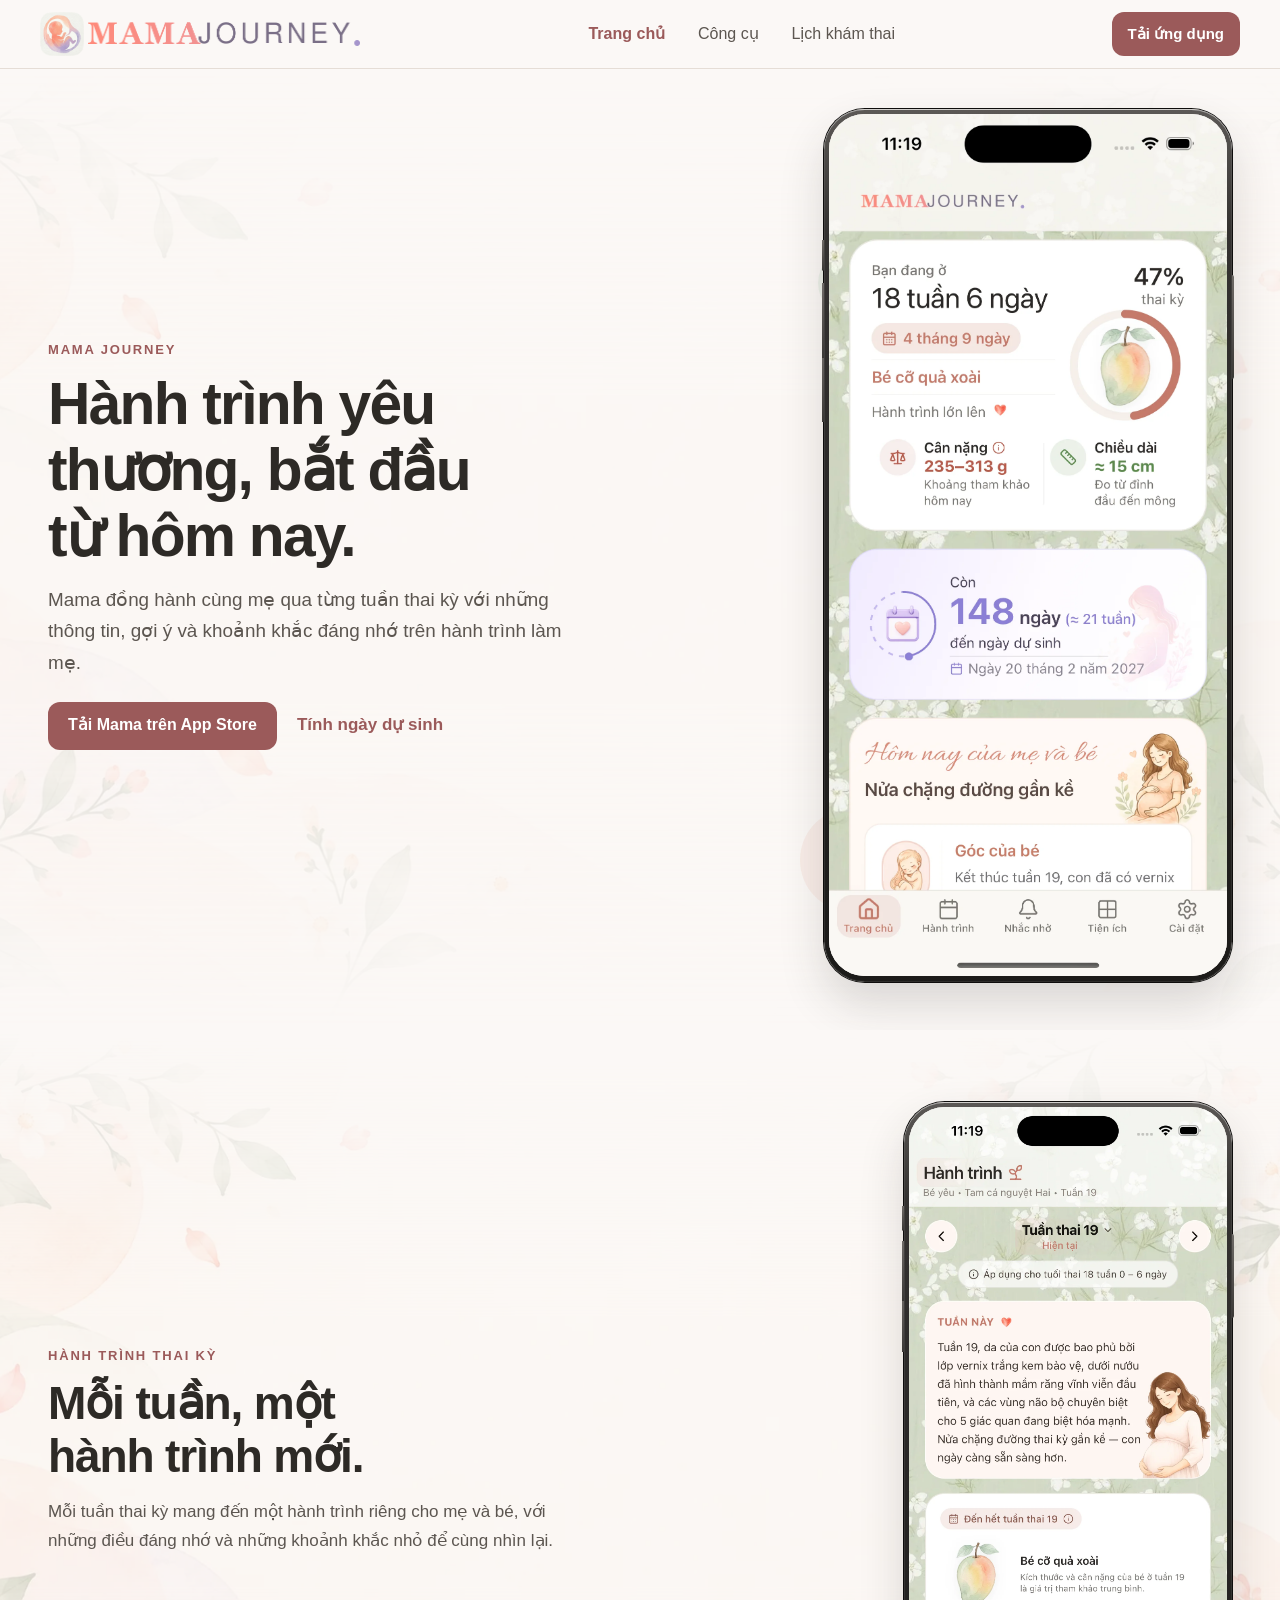
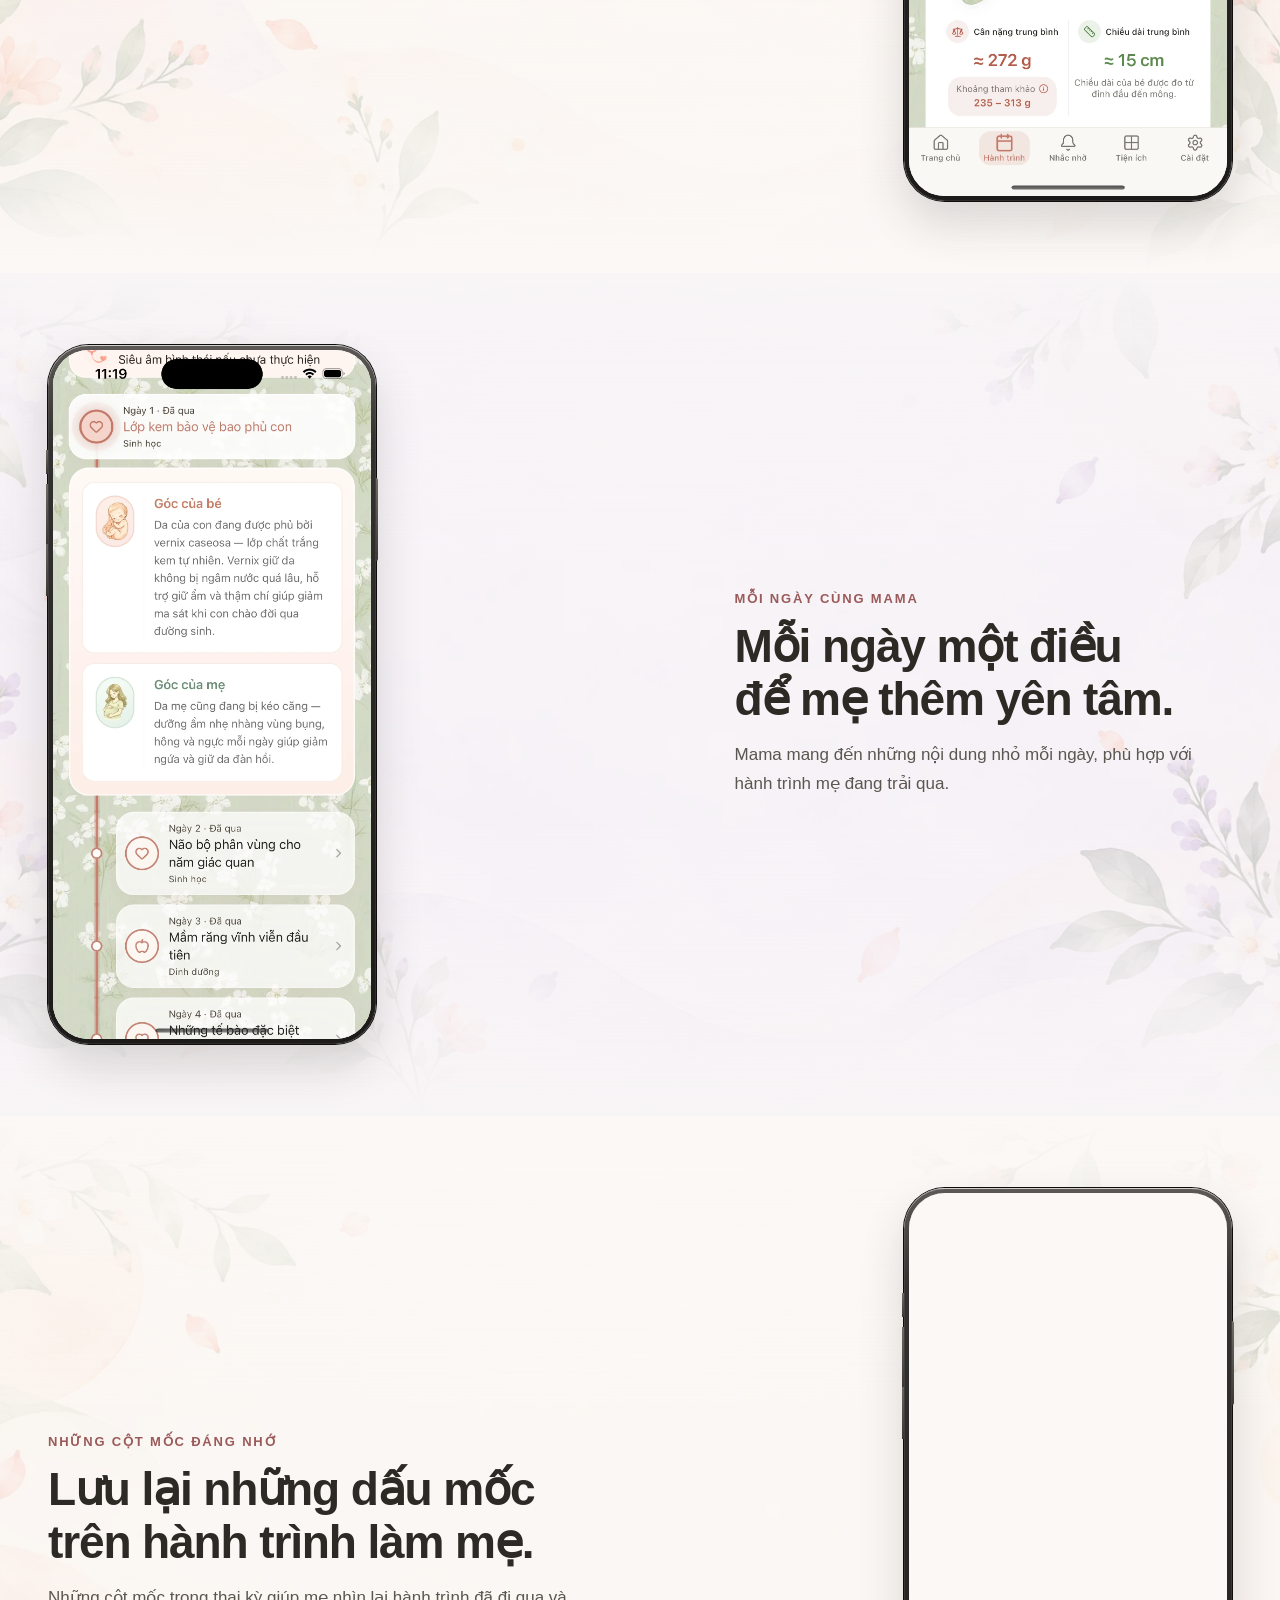
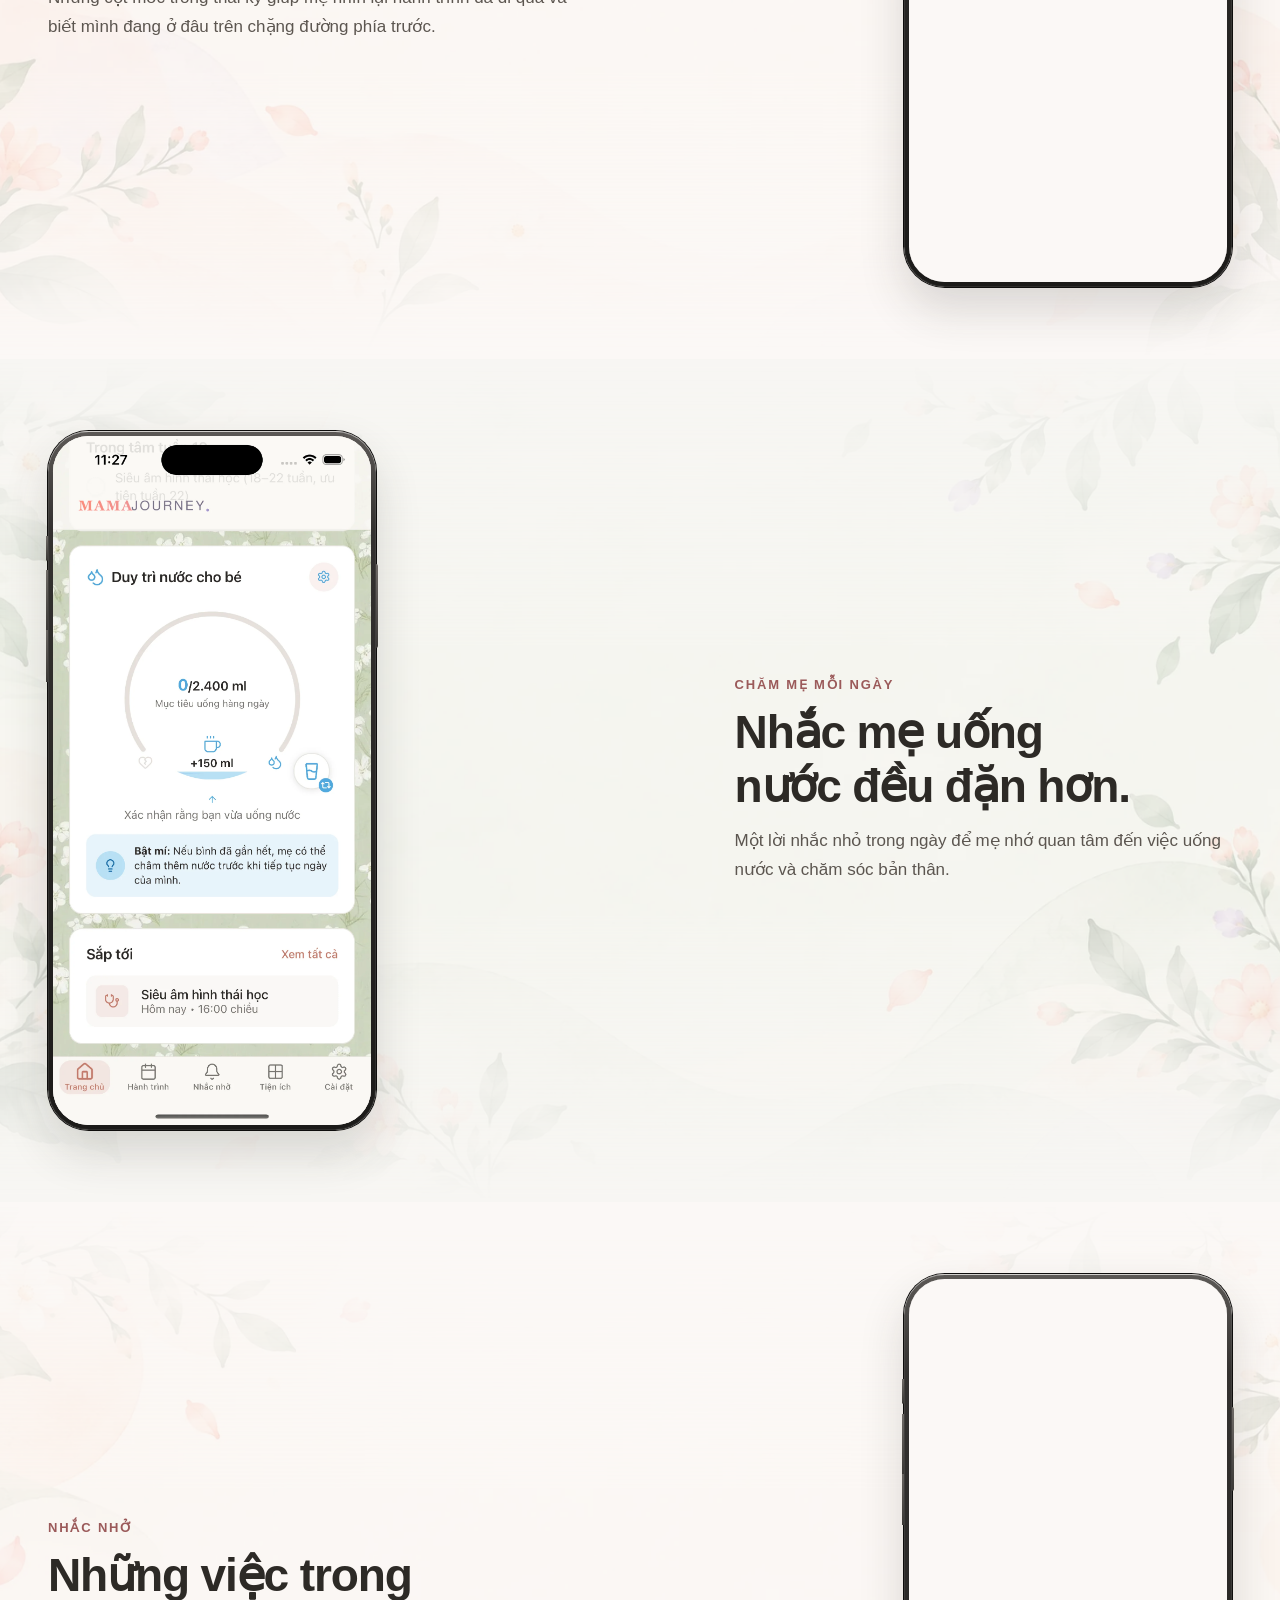
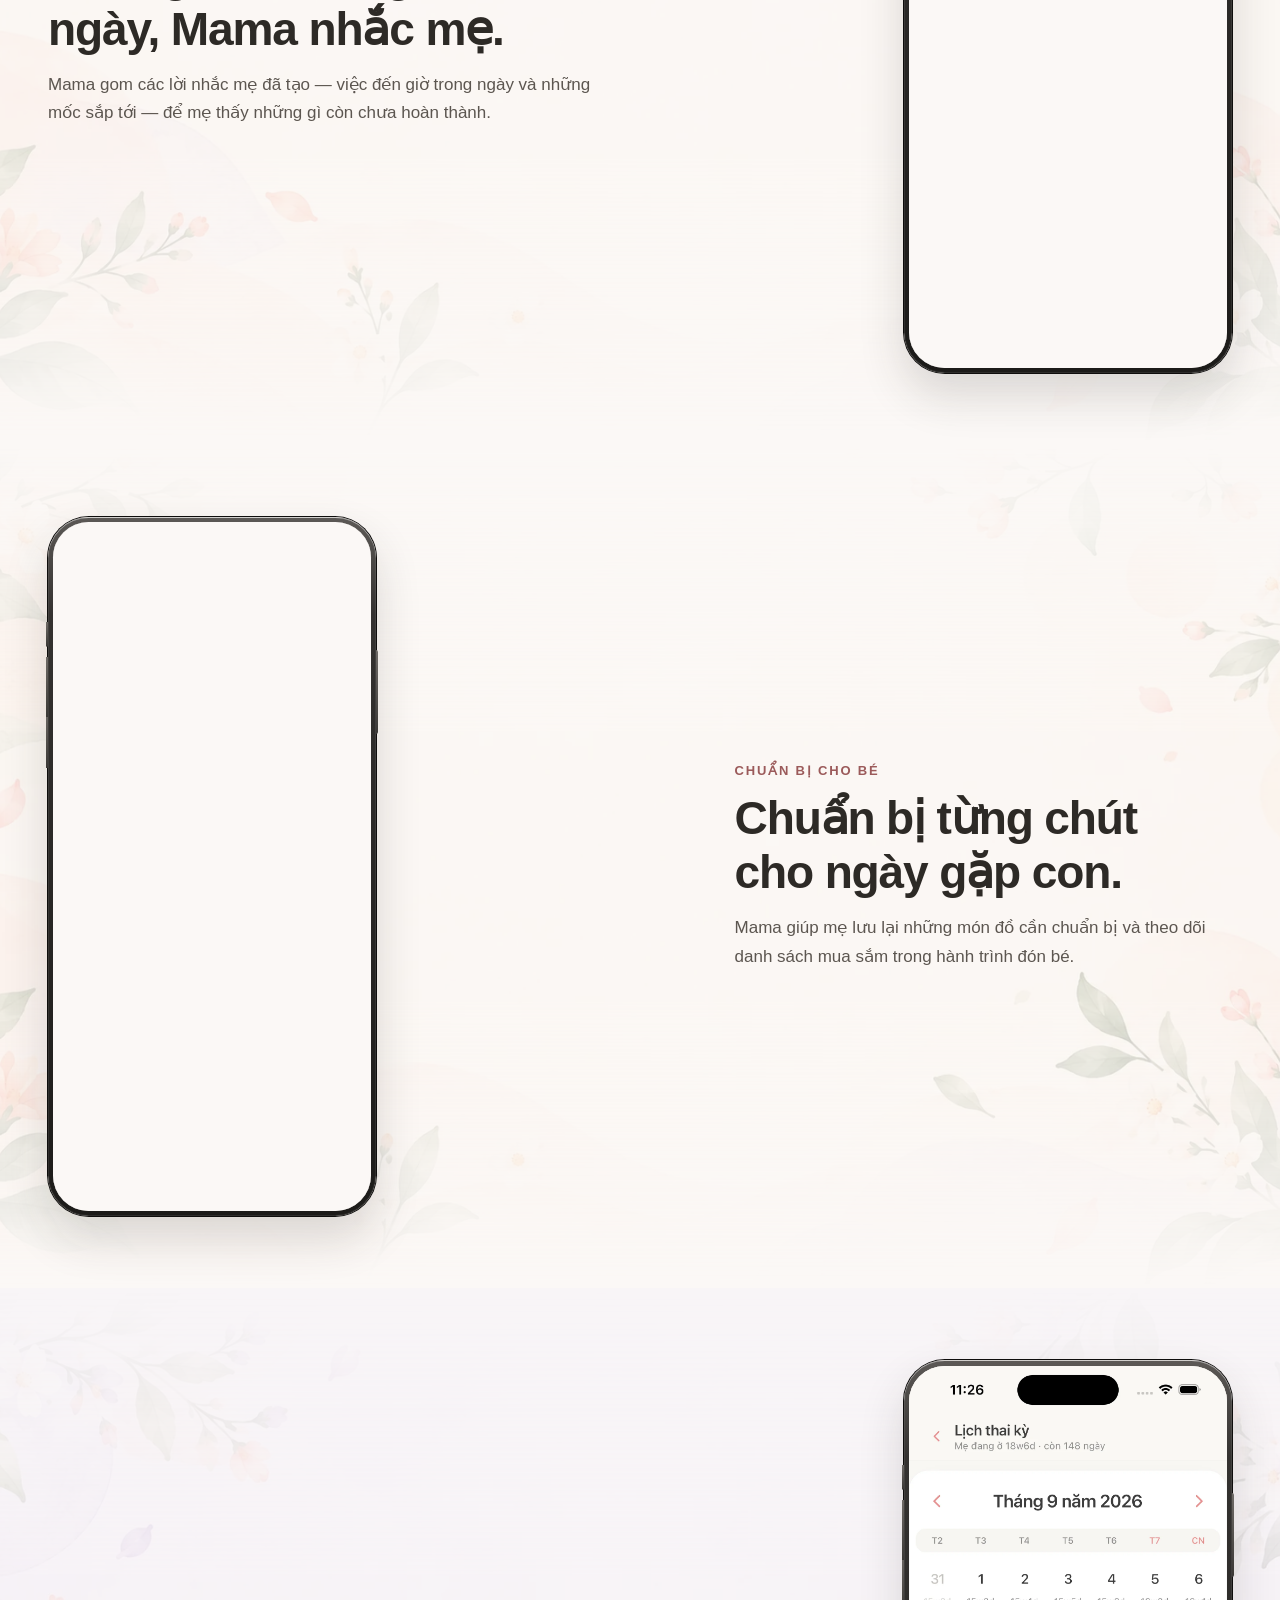
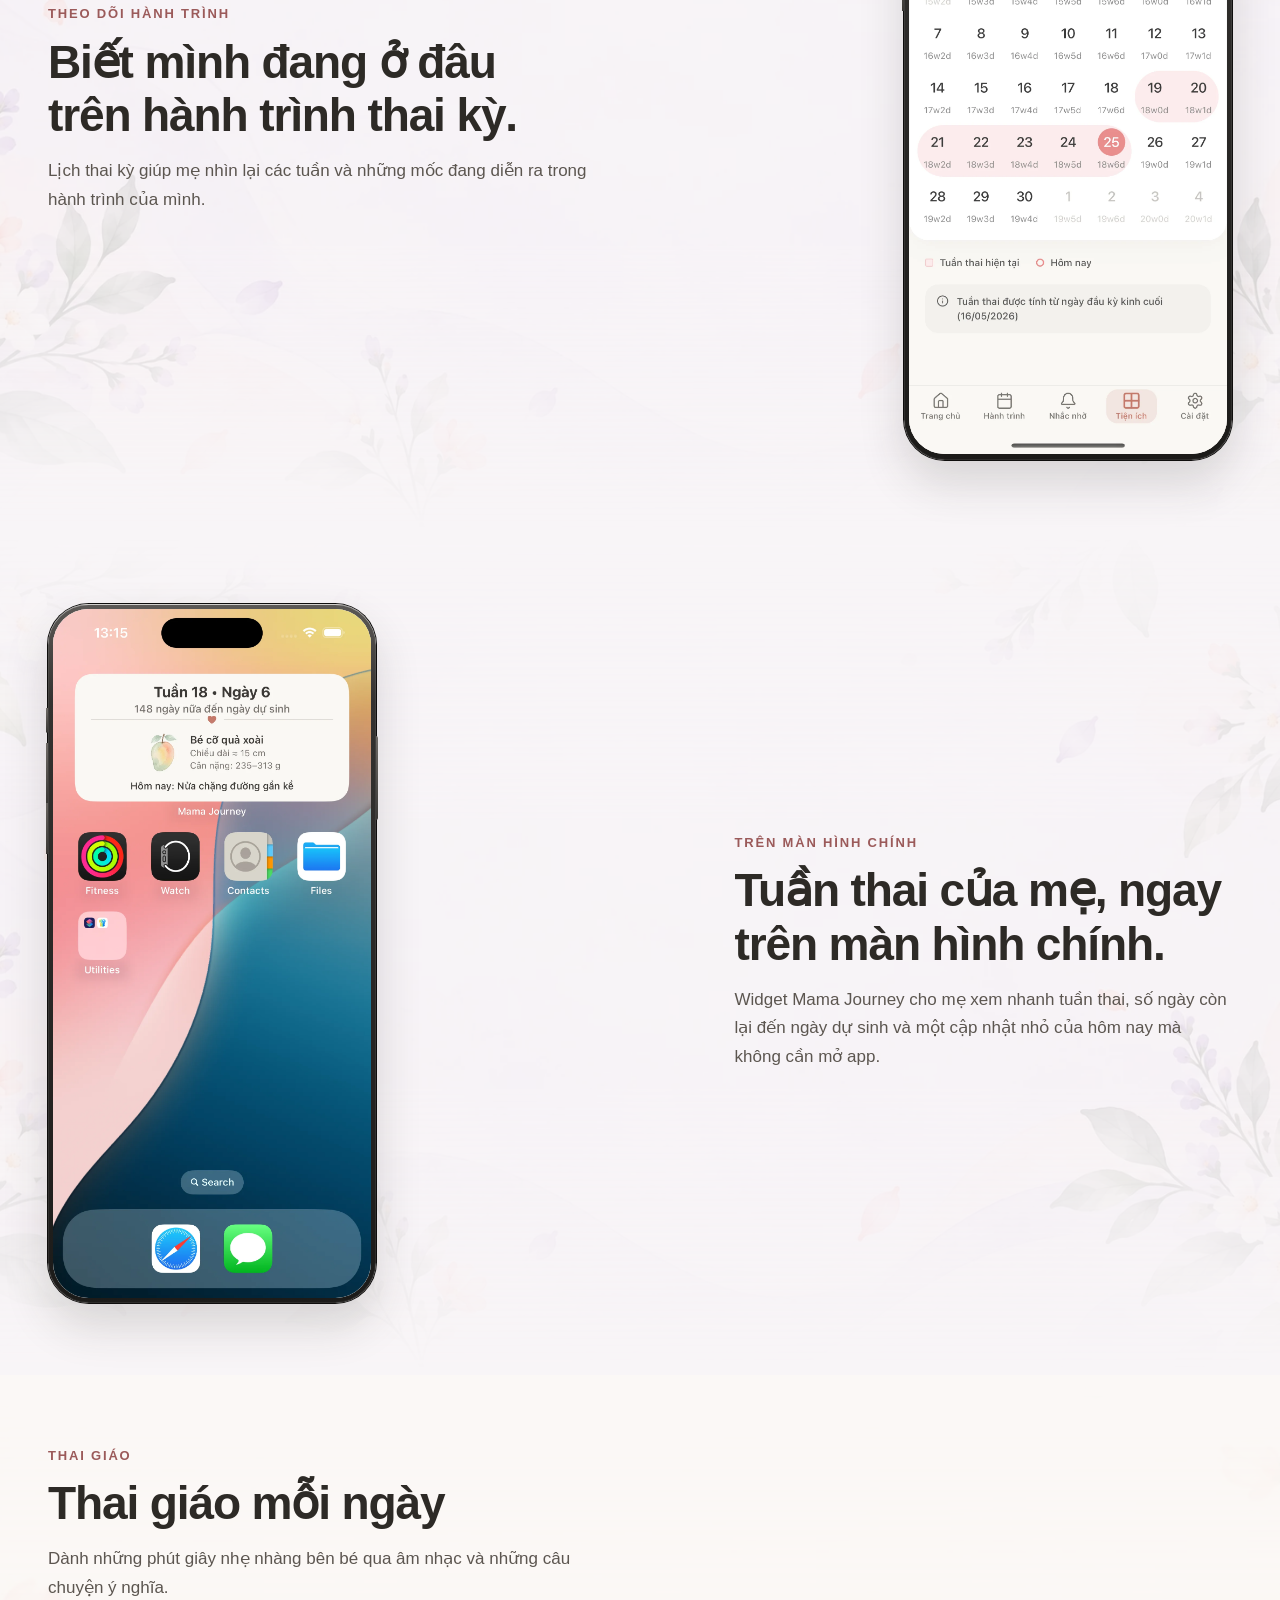
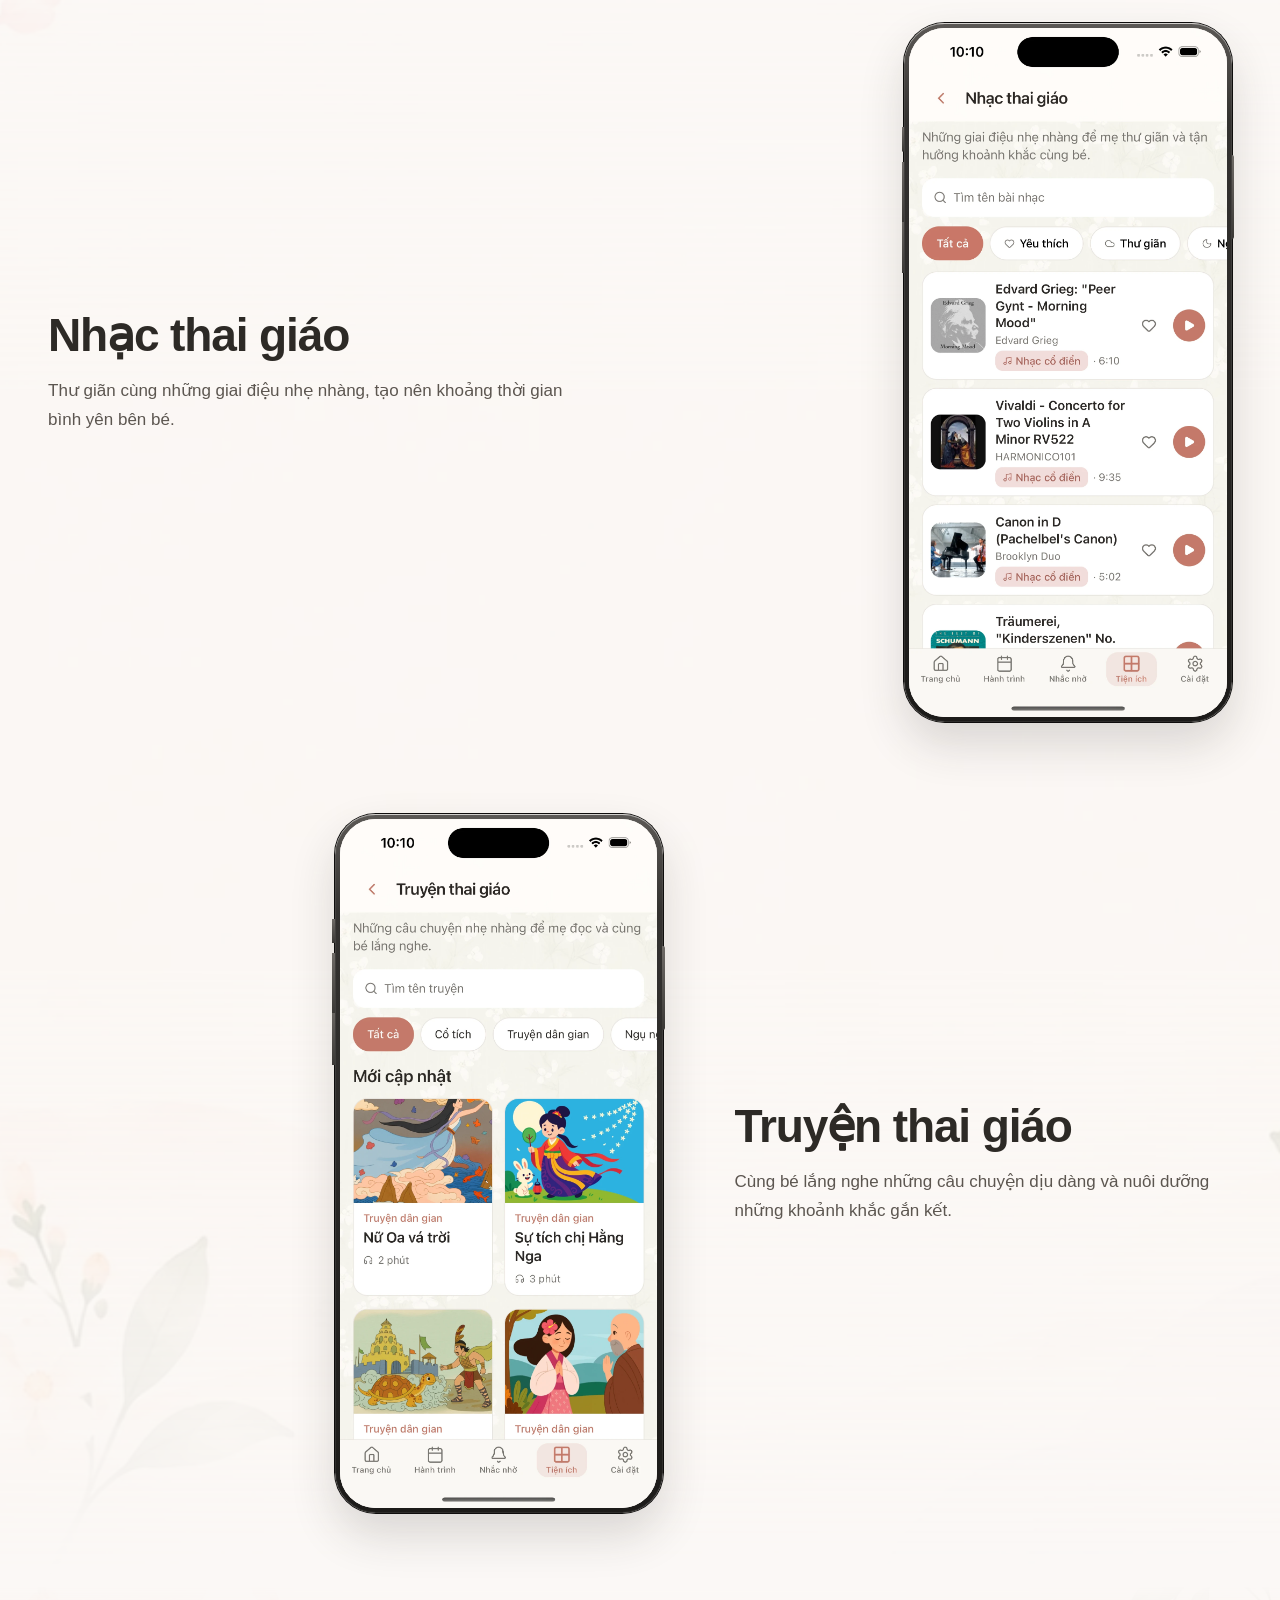
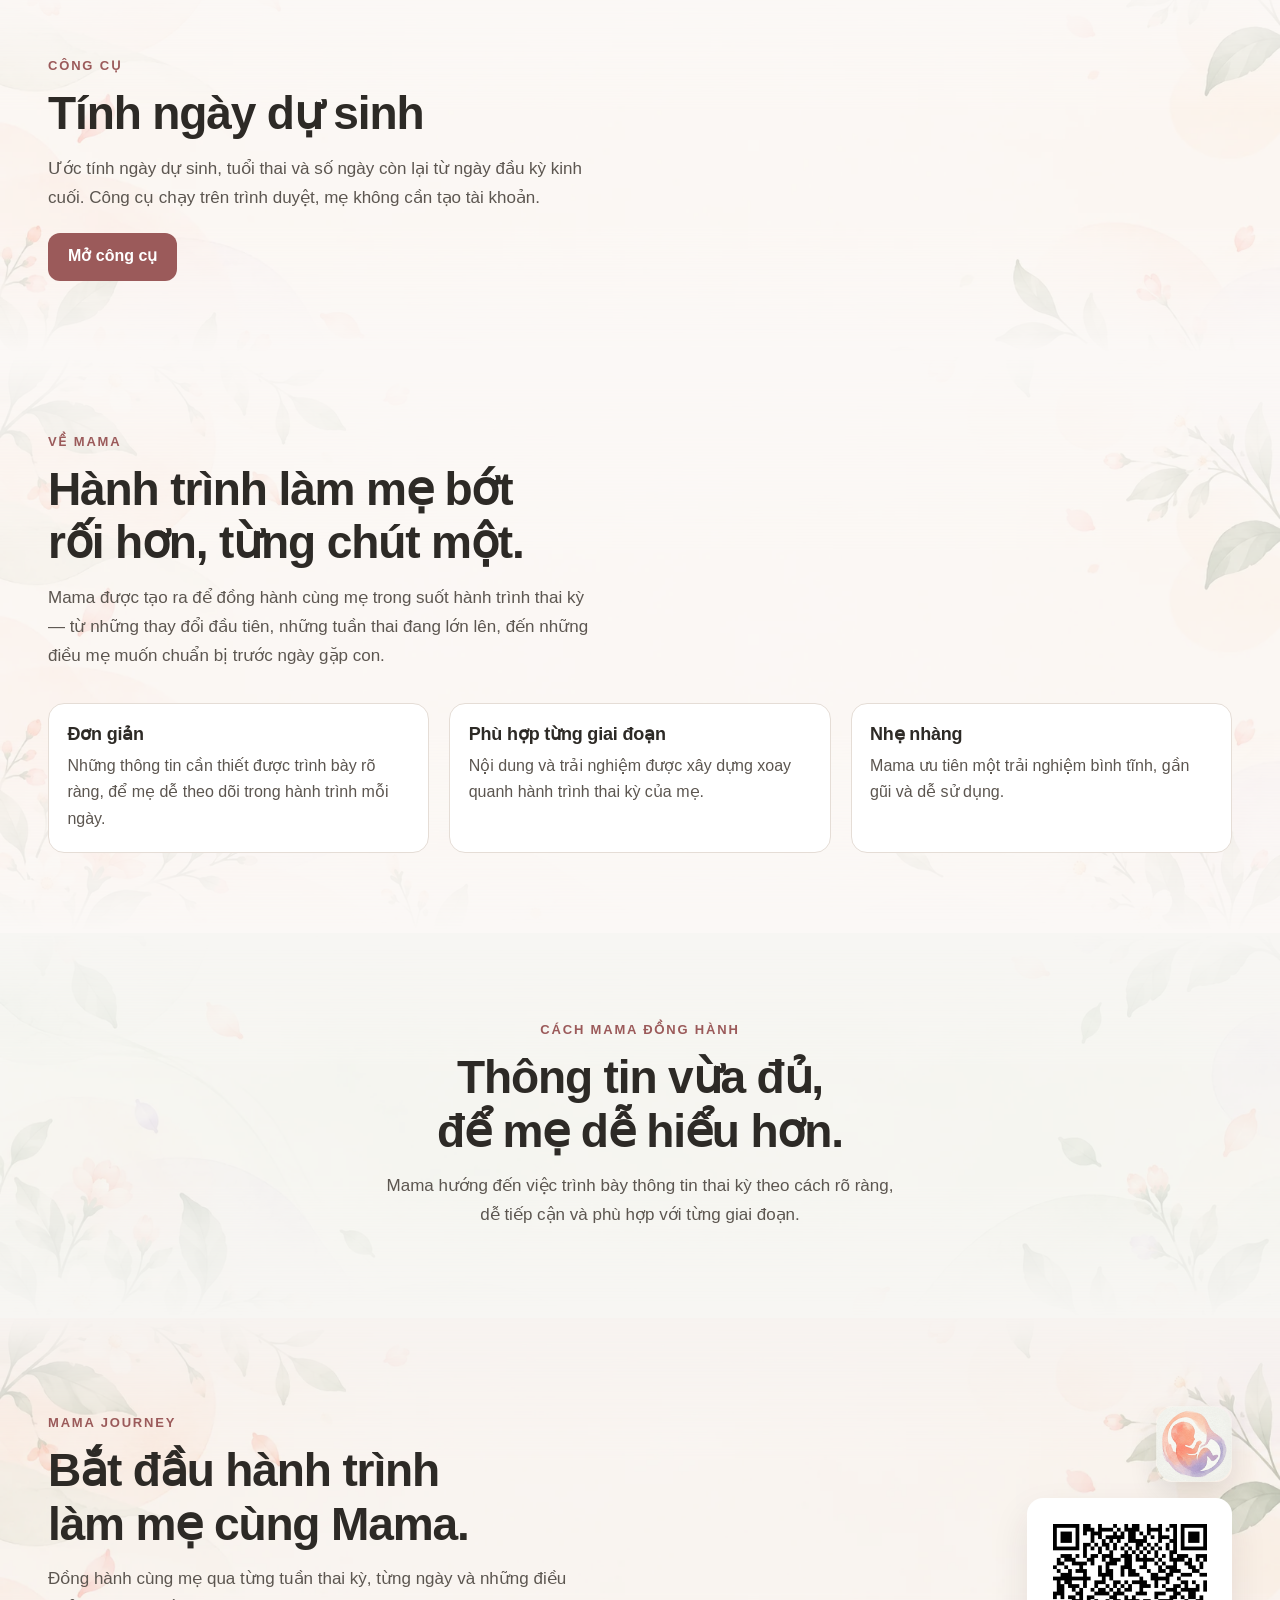
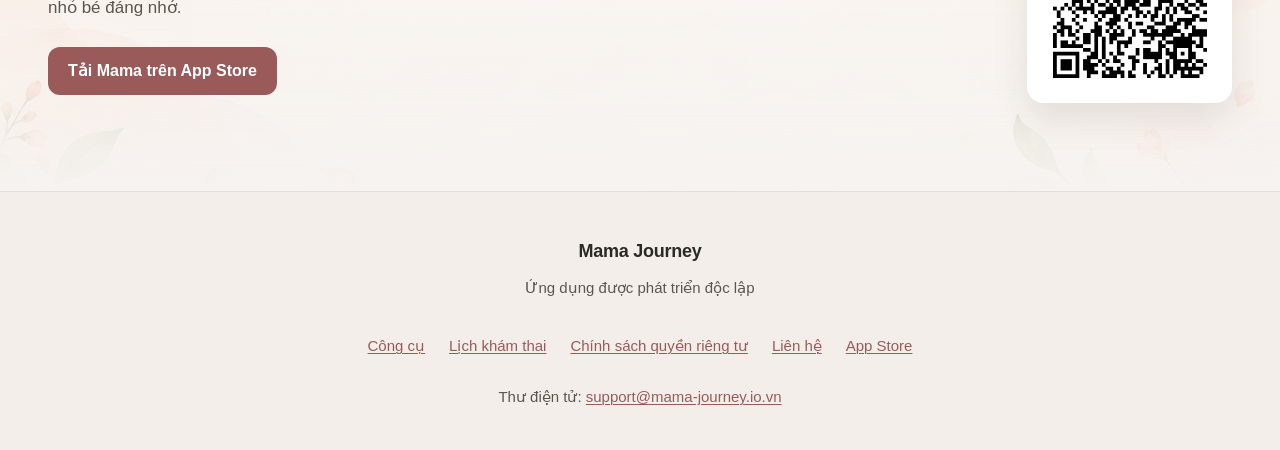
<file: index.html>
<!doctype html>
<html lang="vi">
  <head>
    <meta charset="UTF-8" />
    <meta name="viewport" content="width=device-width, initial-scale=1.0" />
    <meta
      name="description"
      content="Theo dõi hành trình thai kỳ, khám phá các mốc phát triển của bé và quản lý những việc cần chuẩn bị cùng MamaJourney."
    />
    <title>MamaJourney – Ứng dụng đồng hành cùng mẹ bầu</title>
    <link rel="icon" href="assets/application-icon.png" type="image/png" />
    <link rel="apple-touch-icon" href="assets/application-icon.png" />
    <link rel="canonical" href="https://mama-journey.io.vn/" />
    <meta property="og:title" content="MamaJourney – Ứng dụng đồng hành cùng mẹ bầu" />
    <meta
      property="og:description"
      content="Theo dõi hành trình thai kỳ, khám phá các mốc phát triển của bé và quản lý những việc cần chuẩn bị cùng MamaJourney."
    />
    <meta name="robots" content="index, follow" />
    <meta property="og:type" content="website" />
    <meta property="og:url" content="https://mama-journey.io.vn/" />
    <meta property="og:locale" content="vi_VN" />
    <link rel="stylesheet" href="css/style.css" />
    <script type="application/ld+json">
      {
        "@context": "https://schema.org",
        "@graph": [
          {
            "@type": "Organization",
            "name": "Mama Journey",
            "url": "https://mama-journey.io.vn/",
            "email": "support@mama-journey.io.vn",
            "logo": "https://mama-journey.io.vn/assets/application-icon.png"
          },
          {
            "@type": "WebSite",
            "name": "Mama Journey",
            "url": "https://mama-journey.io.vn/",
            "inLanguage": "vi"
          }
        ]
      }
    </script>
  </head>
  <body class="home-page">
    <div class="page-wrapper">
      <header class="site-header" data-nav-breakpoint="959px">
        <div class="site-header__inner">
          <a href="./" class="site-logo" aria-label="Mama Journey — Trang chủ">
            <img
              src="assets/application-icon.png"
              alt=""
              class="site-logo__icon"
              width="40"
              height="40"
            />
            <img
              src="assets/home-header.png"
              alt="Mama Journey"
              class="site-logo__wordmark"
              width="260"
              height="22"
            />
          </a>
          <button
            type="button"
            class="site-nav__toggle"
            aria-expanded="false"
            aria-controls="primary-nav"
            aria-label="Mở menu điều hướng"
          >
            <span class="site-nav__toggle-icon" aria-hidden="true">
              <span class="site-nav__toggle-bar"></span>
            </span>
          </button>
          <nav class="site-nav" id="primary-nav" aria-label="Điều hướng chính">
            <ul>
              <li><a href="./" aria-current="page">Trang chủ</a></li>
              <li><a href="cong-cu/">Công cụ</a></li>
              <li><a href="lich-kham-thai/">Lịch khám thai</a></li>
            </ul>
            <a
              class="home-nav__download"
              href="https://apps.apple.com/vn/app/mama-journey/id6775170171"
              target="_blank"
              rel="noopener noreferrer"
              >Tải ứng dụng</a
            >
          </nav>
        </div>
      </header>

      <main>
        <section class="hero" aria-labelledby="hero-heading">
          <div class="botanical-bg botanical-bg--cream botanical-bg--quiet" aria-hidden="true"></div>
          <div class="hero__content">
            <p class="hero__eyebrow">Mama Journey</p>
            <h1 class="hero__heading" id="hero-heading">
              Hành trình yêu thương, bắt đầu từ hôm nay.
            </h1>
            <p class="hero__lead">
              Mama đồng hành cùng mẹ qua từng tuần thai kỳ với những thông tin,
              gợi ý và khoảnh khắc đáng nhớ trên hành trình làm mẹ.
            </p>
            <div class="hero__actions">
              <a
                class="home-cta"
                href="https://apps.apple.com/vn/app/mama-journey/id6775170171"
                target="_blank"
                rel="noopener noreferrer"
                >Tải Mama trên App Store</a
              >
              <a class="hero__secondary" href="cong-cu/tinh-ngay-du-sinh/"
                >Tính ngày dự sinh</a
              >
            </div>
          </div>

          <div class="hero__visual">
            <div class="hero__bloom hero__bloom--lavender" aria-hidden="true"></div>
            <div class="hero__bloom hero__bloom--green" aria-hidden="true"></div>
            <div class="hero__bloom hero__bloom--peach" aria-hidden="true"></div>
            <div class="phone">
              <div
                class="phone__screen"
                data-app-shot="assets/app/home.webp"
                data-app-shot-alt="Màn hình Trang chủ của ứng dụng Mama Journey trên iPhone."
              >
                <p class="phone__placeholder">
                  Ảnh màn hình thật chưa có. Thêm
                  <span class="phone__placeholder-path">assets/app/home.webp</span>
                  để hiển thị Trang chủ Mama Journey.
                </p>
              </div>
            </div>
          </div>
        </section>

        <div class="showcase" id="features">
          <section class="story" id="journey" aria-labelledby="journey-heading">
            <div class="botanical-bg botanical-bg--cream botanical-bg--left" aria-hidden="true"></div>
            <div class="story__inner">
              <div class="story__copy">
                <p class="story__eyebrow">Hành trình thai kỳ</p>
                <h2 class="story__heading" id="journey-heading">
                  Mỗi tuần, một hành trình mới.
                </h2>
                <p class="story__text">
                  Mỗi tuần thai kỳ mang đến một hành trình riêng cho mẹ và bé,
                  với những điều đáng nhớ và những khoảnh khắc nhỏ để cùng nhìn
                  lại.
                </p>
              </div>
              <div class="story__visual">
                <div class="phone">
                  <div class="phone__screen phone__screen--ready">
                    <img
                      class="phone__shot"
                      src="assets/app/weekly-journey.webp"
                      alt="Mama Journey – hành trình thai kỳ theo tuần"
                      width="1179"
                      height="2556"
                      loading="lazy"
                      decoding="async"
                    />
                  </div>
                </div>
              </div>
            </div>
          </section>

          <section class="story story--flip" id="daily" aria-labelledby="daily-heading">
            <div class="botanical-bg botanical-bg--lavender botanical-bg--right" aria-hidden="true"></div>
            <div class="story__inner">
              <div class="story__copy">
                <p class="story__eyebrow">Mỗi ngày cùng Mama</p>
                <h2 class="story__heading" id="daily-heading">
                  Mỗi ngày một điều để mẹ thêm yên tâm.
                </h2>
                <p class="story__text">
                  Mama mang đến những nội dung nhỏ mỗi ngày, phù hợp với hành
                  trình mẹ đang trải qua.
                </p>
              </div>
              <div class="story__visual">
                <div class="phone">
                  <div class="phone__screen phone__screen--ready">
                    <img
                      class="phone__shot"
                      src="assets/app/daily.webp"
                      alt="Mama Journey – nội dung Daily"
                      width="1179"
                      height="2556"
                      loading="lazy"
                      decoding="async"
                    />
                  </div>
                </div>
              </div>
            </div>
          </section>

          <section class="story" id="milestones" aria-labelledby="milestones-heading">
            <div class="botanical-bg botanical-bg--cream" aria-hidden="true"></div>
            <div class="story__inner">
              <div class="story__copy">
                <p class="story__eyebrow">Những cột mốc đáng nhớ</p>
                <h2 class="story__heading" id="milestones-heading">
                  Lưu lại những dấu mốc trên hành trình làm mẹ.
                </h2>
                <p class="story__text">
                  Những cột mốc trong thai kỳ giúp mẹ nhìn lại hành trình đã đi
                  qua và biết mình đang ở đâu trên chặng đường phía trước.
                </p>
              </div>
              <div class="story__visual">
                <div class="phone">
                  <div class="phone__screen phone__screen--ready">
                    <img
                      class="phone__shot"
                      src="assets/app/milestones.webp"
                      alt="Mama Journey – các mốc thai kỳ"
                      width="1179"
                      height="2556"
                      loading="lazy"
                      decoding="async"
                    />
                  </div>
                </div>
              </div>
            </div>
          </section>

          <section class="story story--flip" id="hydration" aria-labelledby="hydration-heading">
            <div class="botanical-bg botanical-bg--sage botanical-bg--right" aria-hidden="true"></div>
            <div class="story__inner">
              <div class="story__copy">
                <p class="story__eyebrow">Chăm mẹ mỗi ngày</p>
                <h2 class="story__heading" id="hydration-heading">
                  Nhắc mẹ uống nước đều đặn hơn.
                </h2>
                <p class="story__text">
                  Một lời nhắc nhỏ trong ngày để mẹ nhớ quan tâm đến việc uống
                  nước và chăm sóc bản thân.
                </p>
              </div>
              <div class="story__visual">
                <div class="phone">
                  <div class="phone__screen phone__screen--ready">
                    <img
                      class="phone__shot"
                      src="assets/app/hydration.webp"
                      alt="Mama Journey – nhắc uống nước"
                      width="1179"
                      height="2556"
                      loading="lazy"
                      decoding="async"
                    />
                  </div>
                </div>
              </div>
            </div>
          </section>

          <section class="story" id="reminders" aria-labelledby="reminders-heading">
            <div class="botanical-bg botanical-bg--cream botanical-bg--top" aria-hidden="true"></div>
            <div class="story__inner">
              <div class="story__copy">
                <p class="story__eyebrow">Nhắc nhở</p>
                <h2 class="story__heading" id="reminders-heading">
                  Những việc trong ngày, Mama nhắc mẹ.
                </h2>
                <p class="story__text">
                  Mama gom các lời nhắc mẹ đã tạo — việc đến giờ trong ngày và
                  những mốc sắp tới — để mẹ thấy những gì còn chưa hoàn thành.
                </p>
              </div>
              <div class="story__visual">
                <div class="phone">
                  <div class="phone__screen phone__screen--ready">
                    <img
                      class="phone__shot"
                      src="assets/app/reminders.webp"
                      alt="Mama Journey – màn hình Nhắc nhở trong ngày"
                      width="1179"
                      height="2556"
                      loading="lazy"
                      decoding="async"
                    />
                  </div>
                </div>
              </div>
            </div>
          </section>

          <section class="story story--flip" id="shopping" aria-labelledby="shopping-heading">
            <div class="botanical-bg botanical-bg--cream botanical-bg--right" aria-hidden="true"></div>
            <div class="story__inner">
              <div class="story__copy">
                <p class="story__eyebrow">Chuẩn bị cho bé</p>
                <h2 class="story__heading" id="shopping-heading">
                  Chuẩn bị từng chút cho ngày gặp con.
                </h2>
                <p class="story__text">
                  Mama giúp mẹ lưu lại những món đồ cần chuẩn bị và theo dõi
                  danh sách mua sắm trong hành trình đón bé.
                </p>
              </div>
              <div class="story__visual">
                <div class="phone">
                  <div class="phone__screen phone__screen--ready">
                    <img
                      class="phone__shot"
                      src="assets/app/shopping.webp"
                      alt="Mama Journey – danh sách đồ cần mua"
                      width="1179"
                      height="2556"
                      loading="lazy"
                      decoding="async"
                    />
                  </div>
                </div>
              </div>
            </div>
          </section>

          <section class="story" id="calendar" aria-labelledby="calendar-heading">
            <div class="botanical-bg botanical-bg--lavender botanical-bg--left" aria-hidden="true"></div>
            <div class="story__inner">
              <div class="story__copy">
                <p class="story__eyebrow">Theo dõi hành trình</p>
                <h2 class="story__heading" id="calendar-heading">
                  Biết mình đang ở đâu trên hành trình thai kỳ.
                </h2>
                <p class="story__text">
                  Lịch thai kỳ giúp mẹ nhìn lại các tuần và những mốc đang diễn
                  ra trong hành trình của mình.
                </p>
              </div>
              <div class="story__visual">
                <div class="phone">
                  <div class="phone__screen phone__screen--ready">
                    <img
                      class="phone__shot"
                      src="assets/app/pregnancy-calendar.webp"
                      alt="Mama Journey – lịch thai kỳ"
                      width="1179"
                      height="2556"
                      loading="lazy"
                      decoding="async"
                    />
                  </div>
                </div>
              </div>
            </div>
          </section>

          <section class="story story--flip" id="widget" aria-labelledby="widget-heading">
            <div class="botanical-bg botanical-bg--lavender botanical-bg--bottom" aria-hidden="true"></div>
            <div class="story__inner">
              <div class="story__copy">
                <p class="story__eyebrow">Trên màn hình chính</p>
                <h2 class="story__heading" id="widget-heading">
                  Tuần thai của mẹ, ngay trên màn hình chính.
                </h2>
                <p class="story__text">
                  Widget Mama Journey cho mẹ xem nhanh tuần thai, số ngày còn
                  lại đến ngày dự sinh và một cập nhật nhỏ của hôm nay mà không
                  cần mở app.
                </p>
              </div>
              <div class="story__visual">
                <div class="phone">
                  <div class="phone__screen phone__screen--ready">
                    <img
                      class="phone__shot"
                      src="assets/app/widget.webp"
                      alt="Mama Journey – widget tuần thai trên màn hình chính"
                      width="1179"
                      height="2556"
                      loading="lazy"
                      decoding="async"
                    />
                  </div>
                </div>
              </div>
            </div>
          </section>

          <section class="story" id="thai-education" aria-labelledby="thai-education-heading">
            <div class="botanical-bg botanical-bg--cream" aria-hidden="true"></div>
            <div class="story__inner thai__intro">
              <div class="story__copy">
                <p class="story__eyebrow">Thai giáo</p>
                <h2 class="story__heading" id="thai-education-heading">
                  Thai giáo mỗi ngày
                </h2>
                <p class="story__text">
                  Dành những phút giây nhẹ nhàng bên bé qua âm nhạc và những
                  câu chuyện ý nghĩa.
                </p>
              </div>
            </div>
            <div class="story__inner thai__feature">
              <div class="story__copy">
                <h3 class="story__heading thai__title">Nhạc thai giáo</h3>
                <p class="story__text">
                  Thư giãn cùng những giai điệu nhẹ nhàng, tạo nên khoảng thời
                  gian bình yên bên bé.
                </p>
              </div>
              <div class="story__visual">
                <div class="phone">
                  <div class="phone__screen phone__screen--ready">
                    <!-- PREGNANCY_MUSIC_IMAGE_URL -->
                    <img
                      class="phone__shot"
                      src="assets/app/music.webp"
                      alt="Mama Journey – màn hình Nhạc thai giáo"
                      width="1179"
                      height="2556"
                      loading="lazy"
                      decoding="async"
                    />
                  </div>
                </div>
              </div>
            </div>
            <div class="story__inner thai__feature thai__stories">
              <div class="story__copy">
                <h3 class="story__heading thai__title">Truyện thai giáo</h3>
                <p class="story__text">
                  Cùng bé lắng nghe những câu chuyện dịu dàng và nuôi dưỡng
                  những khoảnh khắc gắn kết.
                </p>
              </div>
              <div class="story__visual">
                <div class="phone">
                  <div class="phone__screen phone__screen--ready">
                    <!-- PREGNANCY_STORIES_IMAGE_URL -->
                    <img
                      class="phone__shot"
                      src="assets/app/story.webp"
                      alt="Mama Journey – màn hình Truyện thai giáo"
                      width="1179"
                      height="2556"
                      loading="lazy"
                      decoding="async"
                    />
                  </div>
                </div>
              </div>
            </div>
          </section>
        </div>

        <section class="story tool-teaser" id="tools" aria-labelledby="tools-heading">
          <div class="botanical-bg botanical-bg--cream botanical-bg--quiet" aria-hidden="true"></div>
          <div class="story__inner">
            <div class="story__copy">
              <p class="story__eyebrow">Công cụ</p>
              <h2 class="story__heading" id="tools-heading">Tính ngày dự sinh</h2>
              <p class="story__text">
                Ước tính ngày dự sinh, tuổi thai và số ngày còn lại từ ngày đầu
                kỳ kinh cuối. Công cụ chạy trên trình duyệt, mẹ không cần tạo
                tài khoản.
              </p>
              <a class="home-cta tool-teaser__cta" href="cong-cu/tinh-ngay-du-sinh/"
                >Mở công cụ</a
              >
            </div>
          </div>
        </section>

        <section class="about" id="about" aria-labelledby="about-heading">
          <div class="botanical-bg botanical-bg--cream" aria-hidden="true"></div>
          <div class="about__inner">
            <p class="story__eyebrow">Về Mama</p>
            <h2 class="story__heading" id="about-heading">
              Hành trình làm mẹ bớt rối hơn, từng chút một.
            </h2>
            <p class="story__text about__lead">
              Mama được tạo ra để đồng hành cùng mẹ trong suốt hành trình thai
              kỳ — từ những thay đổi đầu tiên, những tuần thai đang lớn lên, đến
              những điều mẹ muốn chuẩn bị trước ngày gặp con.
            </p>
            <ol class="principles">
              <li>
                <h3>Đơn giản</h3>
                <p>
                  Những thông tin cần thiết được trình bày rõ ràng, để mẹ dễ
                  theo dõi trong hành trình mỗi ngày.
                </p>
              </li>
              <li>
                <h3>Phù hợp từng giai đoạn</h3>
                <p>
                  Nội dung và trải nghiệm được xây dựng xoay quanh hành trình
                  thai kỳ của mẹ.
                </p>
              </li>
              <li>
                <h3>Nhẹ nhàng</h3>
                <p>
                  Mama ưu tiên một trải nghiệm bình tĩnh, gần gũi và dễ sử dụng.
                </p>
              </li>
            </ol>
          </div>
        </section>

        <section class="trust" id="approach" aria-labelledby="approach-heading">
          <div class="botanical-bg botanical-bg--sage" aria-hidden="true"></div>
          <div class="trust__bloom trust__bloom--peach" aria-hidden="true"></div>
          <div class="trust__bloom trust__bloom--lavender" aria-hidden="true"></div>
          <div class="trust__inner">
            <p class="story__eyebrow">Cách Mama đồng hành</p>
            <h2 class="story__heading" id="approach-heading">
              Thông tin vừa đủ, để mẹ dễ hiểu hơn.
            </h2>
            <p class="story__text">
              Mama hướng đến việc trình bày thông tin thai kỳ theo cách rõ ràng,
              dễ tiếp cận và phù hợp với từng giai đoạn.
            </p>
          </div>
        </section>

        <section class="closing" id="download" aria-labelledby="download-heading">
          <div class="botanical-bg botanical-bg--cream botanical-bg--left botanical-bg--closing" aria-hidden="true"></div>
          <div class="closing__bloom closing__bloom--lavender" aria-hidden="true"></div>
          <div class="closing__bloom closing__bloom--green" aria-hidden="true"></div>
          <div class="closing__inner">
            <div class="closing__copy">
              <p class="story__eyebrow">Mama Journey</p>
              <h2 class="story__heading" id="download-heading">
                Bắt đầu hành trình làm mẹ cùng Mama.
              </h2>
              <p class="story__text">
                Đồng hành cùng mẹ qua từng tuần thai kỳ, từng ngày và những điều
                nhỏ bé đáng nhớ.
              </p>
              <a
                class="home-cta"
                href="https://apps.apple.com/vn/app/mama-journey/id6775170171"
                target="_blank"
                rel="noopener noreferrer"
                >Tải Mama trên App Store</a
              >
            </div>
            <div class="closing__mark">
              <img
                class="closing__icon"
                src="assets/application-icon.png"
                alt=""
                width="1024"
                height="1024"
              />
              <a
                class="closing__qr"
                href="https://apps.apple.com/vn/app/mama-journey/id6775170171"
                target="_blank"
                rel="noopener noreferrer"
              >
                <img
                  src="assets/app/mama-journey-appstore-qr.webp"
                  alt="Mã QR để tải Mama Journey trên App Store"
                  width="784"
                  height="784"
                />
              </a>
            </div>
          </div>
        </section>
      </main>

      <footer class="site-footer">
        <div class="site-footer__inner">
          <p class="site-footer__brand">Mama Journey</p>
          <p class="site-footer__tagline">Ứng dụng được phát triển độc lập</p>
          <nav class="site-footer__links" aria-label="Liên kết chân trang">
            <a href="cong-cu/">Công cụ</a>
            <a href="lich-kham-thai/">Lịch khám thai</a>
            <a href="privacy-policy/">Chính sách quyền riêng tư</a>
            <a href="contact/">Liên hệ</a>
            <a
              href="https://apps.apple.com/vn/app/mama-journey/id6775170171"
              target="_blank"
              rel="noopener noreferrer"
              >App Store</a
            >
          </nav>
          <p class="site-footer__email">
            Thư điện tử:
            <a href="mailto:support@mama-journey.io.vn"
              >support@mama-journey.io.vn</a
            >
          </p>
        </div>
      </footer>
    </div>
    <script src="js/nav.js"></script>
  </body>
</html>
</file>
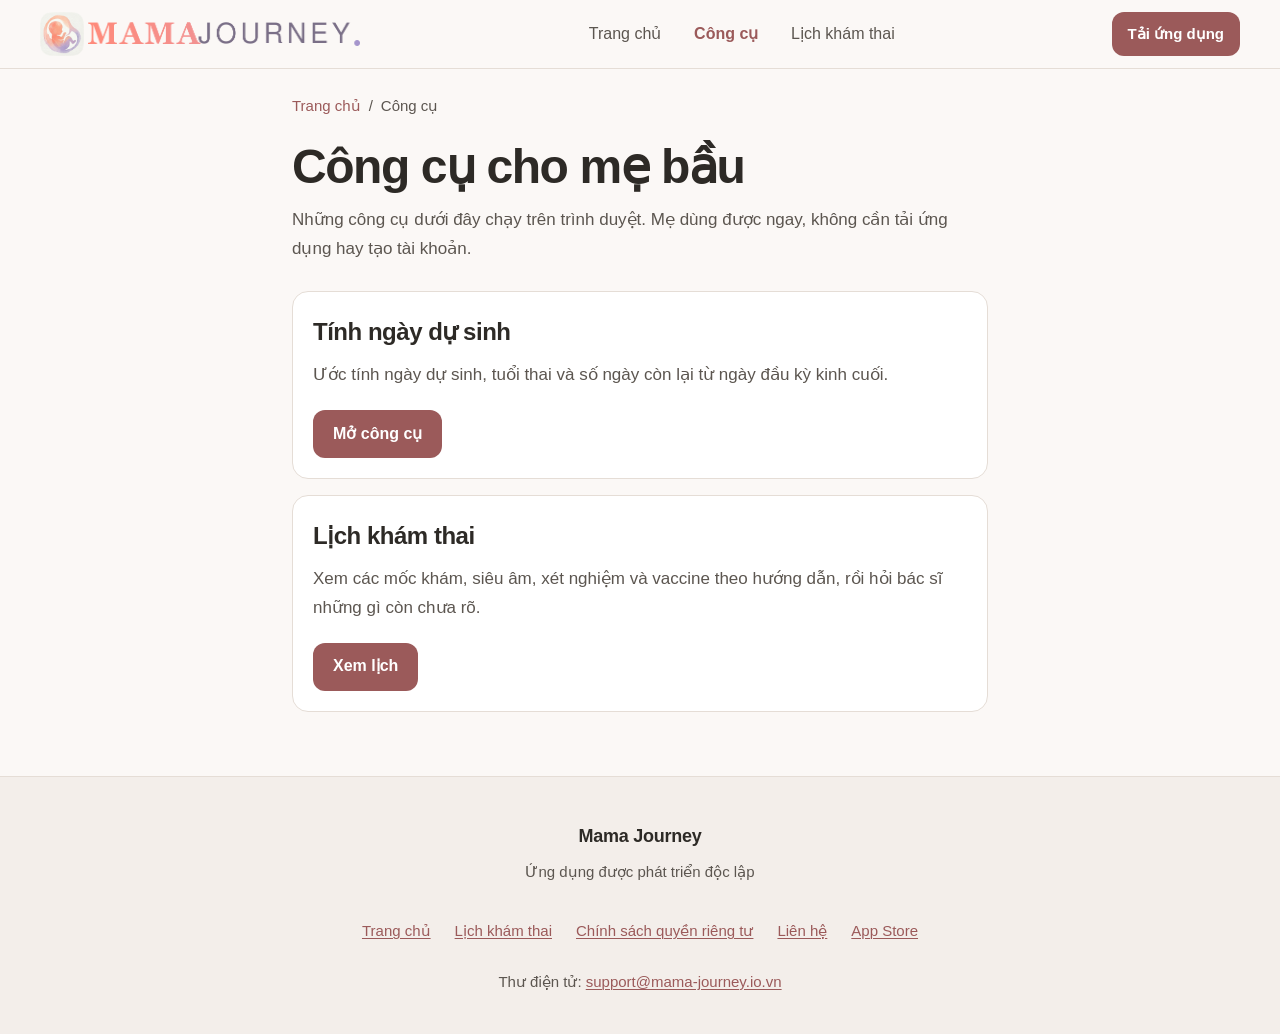
<file: cong-cu/index.html>
<!doctype html>
<html lang="vi">
  <head>
    <meta charset="UTF-8" />
    <meta name="viewport" content="width=device-width, initial-scale=1.0" />
    <meta
      name="description"
      content="Khám phá công cụ tính ngày dự sinh và các tiện ích hỗ trợ mẹ bầu trong hành trình thai kỳ."
    />
    <title>Công cụ hữu ích cho mẹ bầu | MamaJourney</title>
    <link rel="icon" href="../assets/application-icon.png" type="image/png" />
    <link rel="apple-touch-icon" href="../assets/application-icon.png" />
    <link rel="canonical" href="https://mama-journey.io.vn/cong-cu/" />
    <meta name="robots" content="index, follow" />
    <meta property="og:title" content="Công cụ hữu ích cho mẹ bầu | MamaJourney" />
    <meta
      property="og:description"
      content="Khám phá công cụ tính ngày dự sinh và các tiện ích hỗ trợ mẹ bầu trong hành trình thai kỳ."
    />
    <meta property="og:type" content="website" />
    <meta property="og:url" content="https://mama-journey.io.vn/cong-cu/" />
    <meta property="og:locale" content="vi_VN" />
    <link rel="stylesheet" href="../css/style.css" />
    <script type="application/ld+json">
      {
        "@context": "https://schema.org",
        "@type": "BreadcrumbList",
        "itemListElement": [
          {
            "@type": "ListItem",
            "position": 1,
            "name": "Trang chủ",
            "item": "https://mama-journey.io.vn/"
          },
          {
            "@type": "ListItem",
            "position": 2,
            "name": "Công cụ",
            "item": "https://mama-journey.io.vn/cong-cu/"
          }
        ]
      }
    </script>
  </head>
  <body class="home-page tool-page">
    <div class="page-wrapper">
      <header class="site-header" data-nav-breakpoint="959px">
        <div class="site-header__inner">
          <a href="../" class="site-logo" aria-label="Mama Journey — Trang chủ">
            <img
              src="../assets/application-icon.png"
              alt=""
              class="site-logo__icon"
              width="40"
              height="40"
            />
            <img
              src="../assets/home-header.png"
              alt="Mama Journey"
              class="site-logo__wordmark"
              width="260"
              height="22"
            />
          </a>
          <button
            type="button"
            class="site-nav__toggle"
            aria-expanded="false"
            aria-controls="primary-nav"
            aria-label="Mở menu điều hướng"
          >
            <span class="site-nav__toggle-icon" aria-hidden="true">
              <span class="site-nav__toggle-bar"></span>
            </span>
          </button>
          <nav class="site-nav" id="primary-nav" aria-label="Điều hướng chính">
            <ul>
              <li><a href="../">Trang chủ</a></li>
              <li><a href="./" aria-current="page">Công cụ</a></li>
              <li><a href="../lich-kham-thai/">Lịch khám thai</a></li>
            </ul>
            <a
              class="home-nav__download"
              href="https://apps.apple.com/vn/app/mama-journey/id6775170171"
              target="_blank"
              rel="noopener noreferrer"
              >Tải ứng dụng</a
            >
          </nav>
        </div>
      </header>

      <main>
        <nav class="breadcrumbs" aria-label="Đường dẫn">
          <ol>
            <li><a href="../">Trang chủ</a></li>
            <li aria-current="page">Công cụ</li>
          </ol>
        </nav>
        <h1>Công cụ cho mẹ bầu</h1>
        <p class="tool-lead">
          Những công cụ dưới đây chạy trên trình duyệt. Mẹ dùng được ngay, không
          cần tải ứng dụng hay tạo tài khoản.
        </p>
        <ul class="tool-list">
          <li>
            <article class="tool-card">
              <h2>Tính ngày dự sinh</h2>
              <p>
                Ước tính ngày dự sinh, tuổi thai và số ngày còn lại từ ngày đầu
                kỳ kinh cuối.
              </p>
              <a class="home-cta" href="tinh-ngay-du-sinh/">Mở công cụ</a>
            </article>
          </li>
          <li>
            <article class="tool-card">
              <h2>Lịch khám thai</h2>
              <p>
                Xem các mốc khám, siêu âm, xét nghiệm và vaccine theo hướng dẫn,
                rồi hỏi bác sĩ những gì còn chưa rõ.
              </p>
              <a class="home-cta" href="../lich-kham-thai/">Xem lịch</a>
            </article>
          </li>
        </ul>
      </main>

      <footer class="site-footer">
        <div class="site-footer__inner">
          <p class="site-footer__brand">Mama Journey</p>
          <p class="site-footer__tagline">Ứng dụng được phát triển độc lập</p>
          <nav class="site-footer__links" aria-label="Liên kết chân trang">
            <a href="../">Trang chủ</a>
            <a href="../lich-kham-thai/">Lịch khám thai</a>
            <a href="../privacy-policy/">Chính sách quyền riêng tư</a>
            <a href="../contact/">Liên hệ</a>
            <a
              href="https://apps.apple.com/vn/app/mama-journey/id6775170171"
              target="_blank"
              rel="noopener noreferrer"
              >App Store</a
            >
          </nav>
          <p class="site-footer__email">
            Thư điện tử:
            <a href="mailto:support@mama-journey.io.vn">support@mama-journey.io.vn</a>
          </p>
        </div>
      </footer>
    </div>
    <script src="../js/nav.js"></script>
  </body>
</html>
</file>
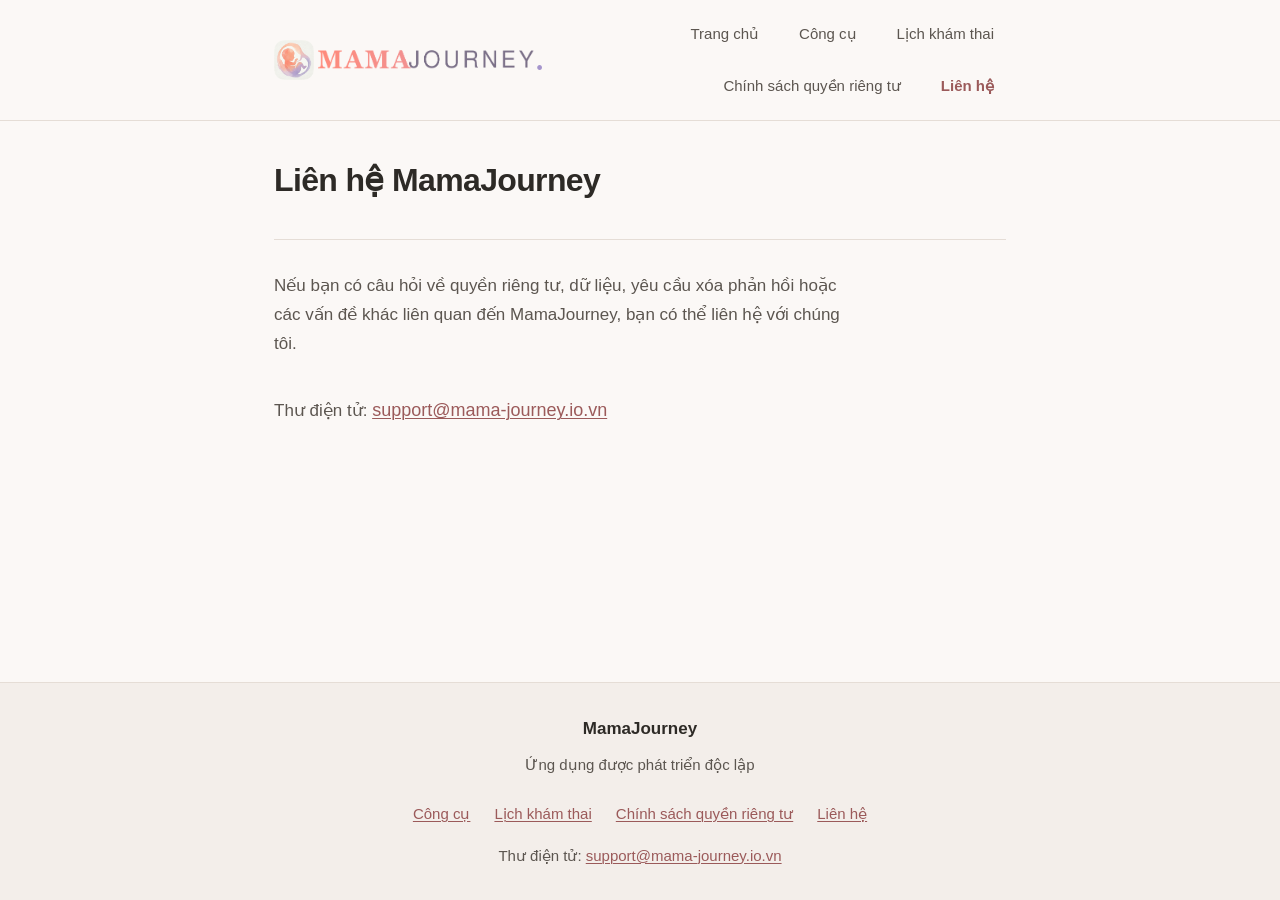
<file: contact/index.html>
<!doctype html>
<html lang="vi">
  <head>
    <meta charset="UTF-8" />
    <meta name="viewport" content="width=device-width, initial-scale=1.0" />
    <meta
      name="description"
      content="Liên hệ MamaJourney về quyền riêng tư, dữ liệu và các vấn đề khác."
    />
    <title>MamaJourney — Liên hệ</title>
    <link rel="canonical" href="https://mama-journey.io.vn/contact/" />
    <meta name="robots" content="index, follow" />
    <link rel="icon" href="../assets/application-icon.png" type="image/png" />
    <link rel="apple-touch-icon" href="../assets/application-icon.png" />
    <link rel="stylesheet" href="../css/style.css" />
  </head>
  <body>
    <div class="page-wrapper">
      <header class="site-header">
        <div class="site-header__inner">
          <a href="../" class="site-logo" aria-label="MamaJourney — Trang chủ">
            <img
              src="../assets/application-icon.png"
              alt=""
              class="site-logo__icon"
              width="40"
              height="40"
            />
            <img
              src="../assets/home-header.png"
              alt="MamaJourney"
              class="site-logo__wordmark"
              width="260"
              height="22"
            />
          </a>
          <button
            type="button"
            class="site-nav__toggle"
            aria-expanded="false"
            aria-controls="primary-nav"
            aria-label="Mở menu điều hướng"
          >
            <span class="site-nav__toggle-icon" aria-hidden="true">
              <span class="site-nav__toggle-bar"></span>
            </span>
          </button>
          <nav class="site-nav" id="primary-nav" aria-label="Điều hướng chính">
            <ul>
              <li><a href="../">Trang chủ</a></li>
              <li><a href="../cong-cu/">Công cụ</a></li>
              <li><a href="../lich-kham-thai/">Lịch khám thai</a></li>
              <li>
                <a href="../privacy-policy/">Chính sách quyền riêng tư</a>
              </li>
              <li><a href="../contact/" aria-current="page">Liên hệ</a></li>
            </ul>
          </nav>
        </div>
      </header>

      <main>
        <header class="page-header">
          <h1>Liên hệ MamaJourney</h1>
        </header>

        <div class="contact-content">
          <p>
            Nếu bạn có câu hỏi về quyền riêng tư, dữ liệu, yêu cầu xóa phản hồi
            hoặc các vấn đề khác liên quan đến MamaJourney, bạn có thể liên hệ
            với chúng tôi.
          </p>
          <p>
            Thư điện tử:
            <a href="mailto:support@mama-journey.io.vn" class="contact-email"
              >support@mama-journey.io.vn</a
            >
          </p>
        </div>
      </main>

      <footer class="site-footer">
        <div class="site-footer__inner">
          <p class="site-footer__brand">MamaJourney</p>
          <p class="site-footer__tagline">Ứng dụng được phát triển độc lập</p>
          <nav class="site-footer__links" aria-label="Liên kết chân trang">
            <a href="../cong-cu/">Công cụ</a>
            <a href="../lich-kham-thai/">Lịch khám thai</a>
            <a href="../privacy-policy/">Chính sách quyền riêng tư</a>
            <a href="../contact/">Liên hệ</a>
          </nav>
          <p class="site-footer__email">
            Thư điện tử:
            <a href="mailto:support@mama-journey.io.vn"
              >support@mama-journey.io.vn</a
            >
          </p>
        </div>
      </footer>
    </div>
    <script src="../js/nav.js"></script>
  </body>
</html>
</file>
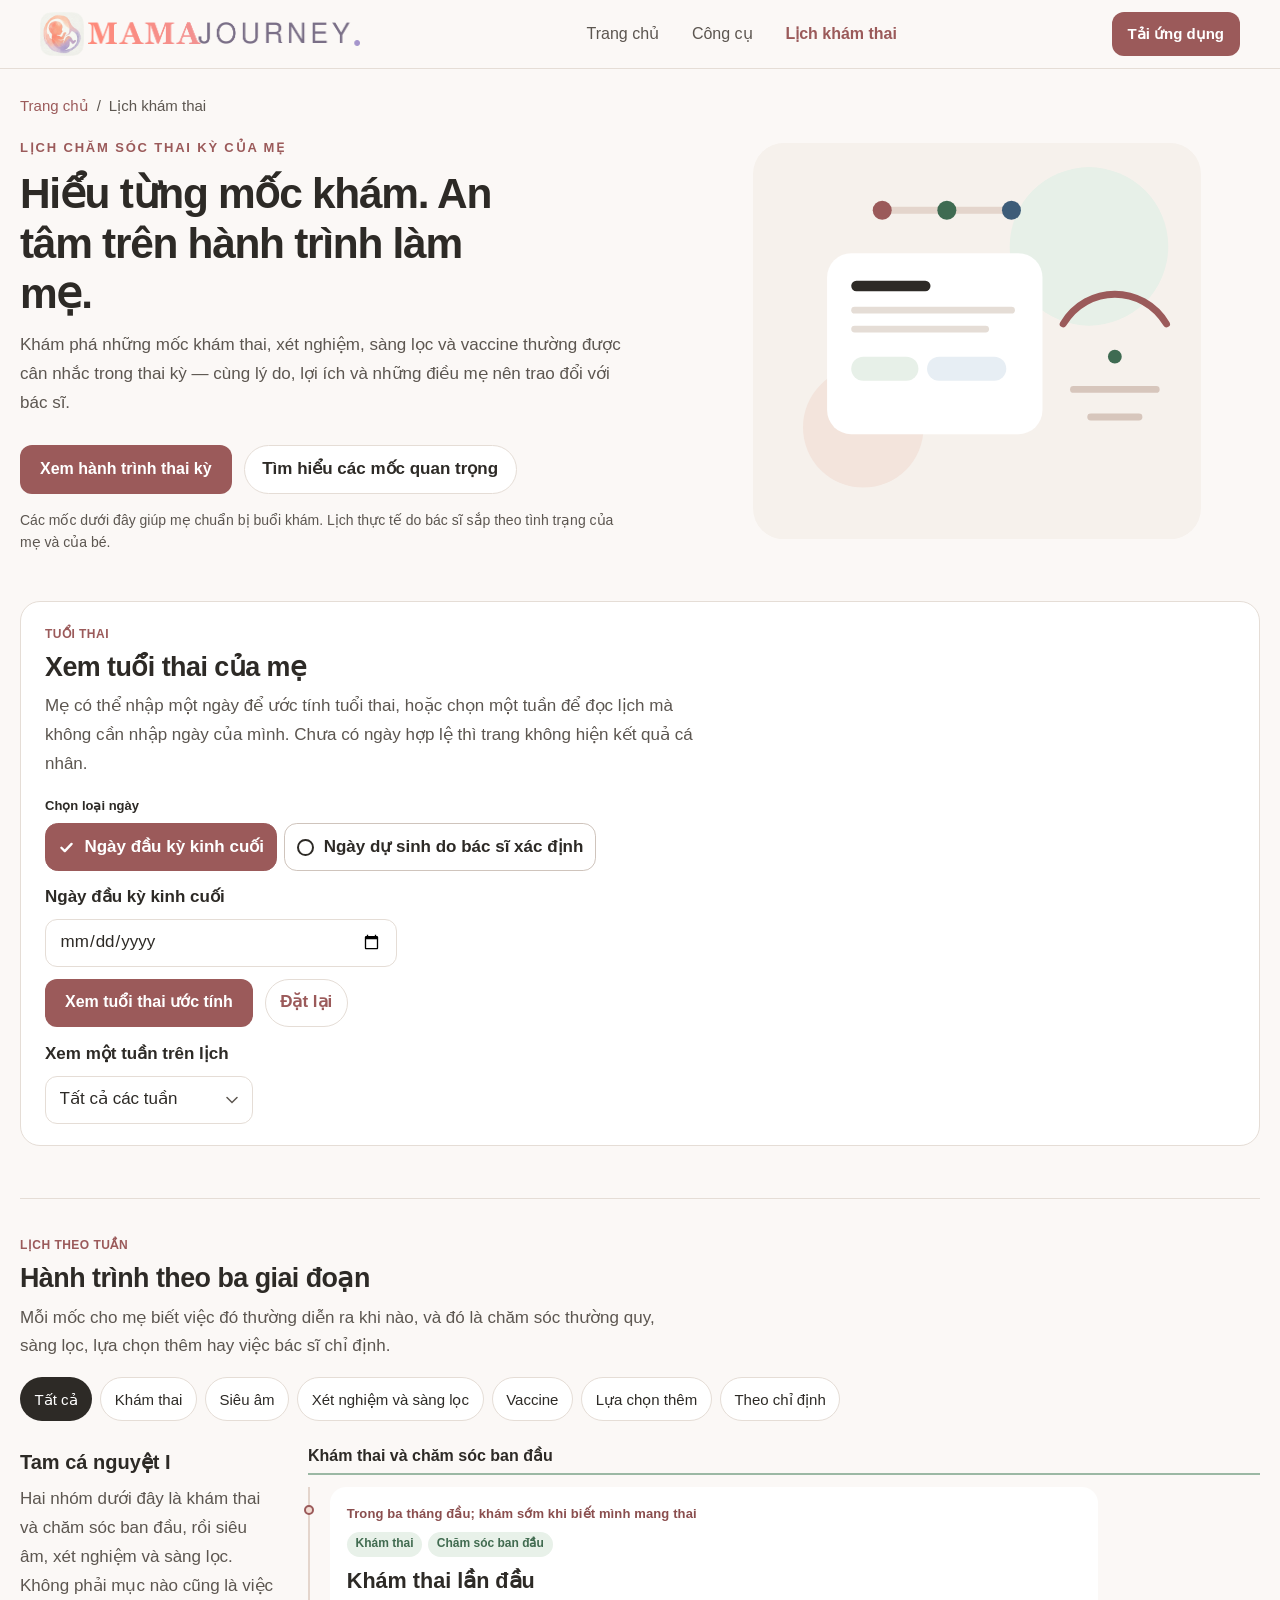
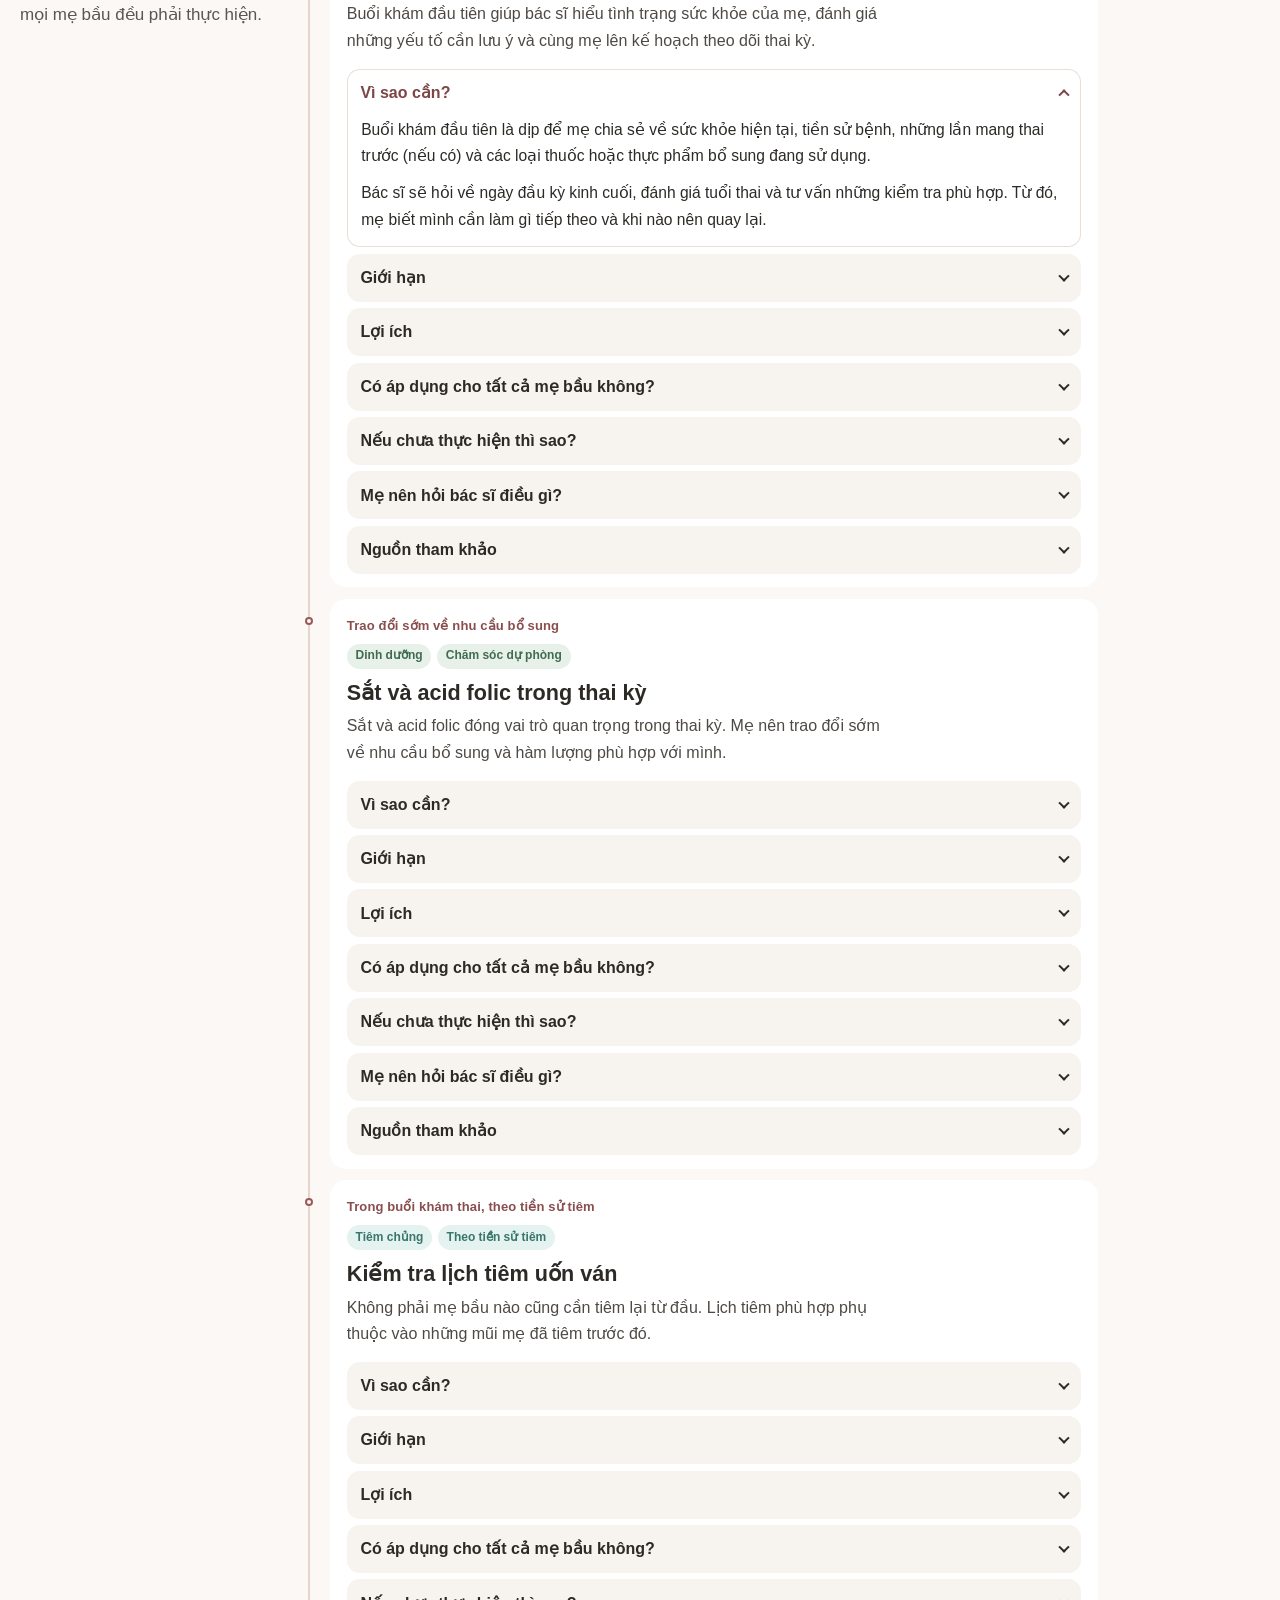
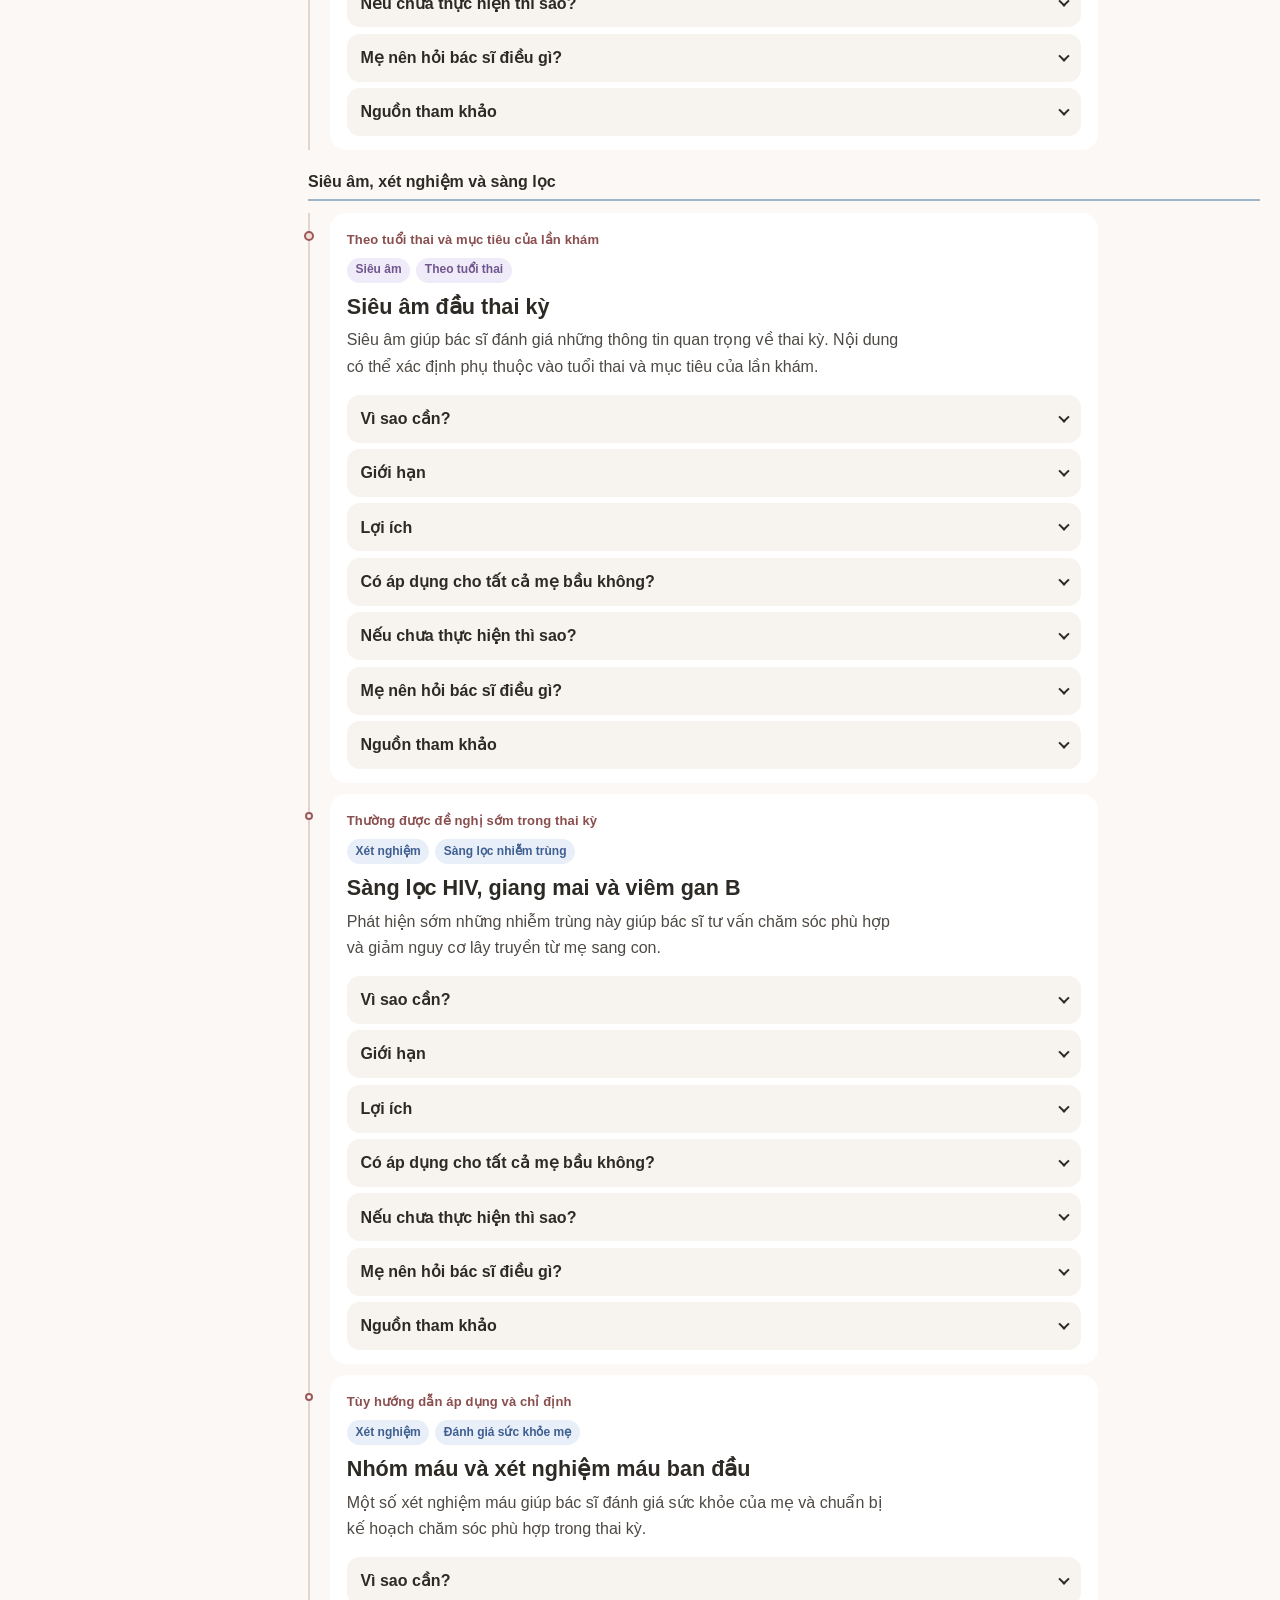
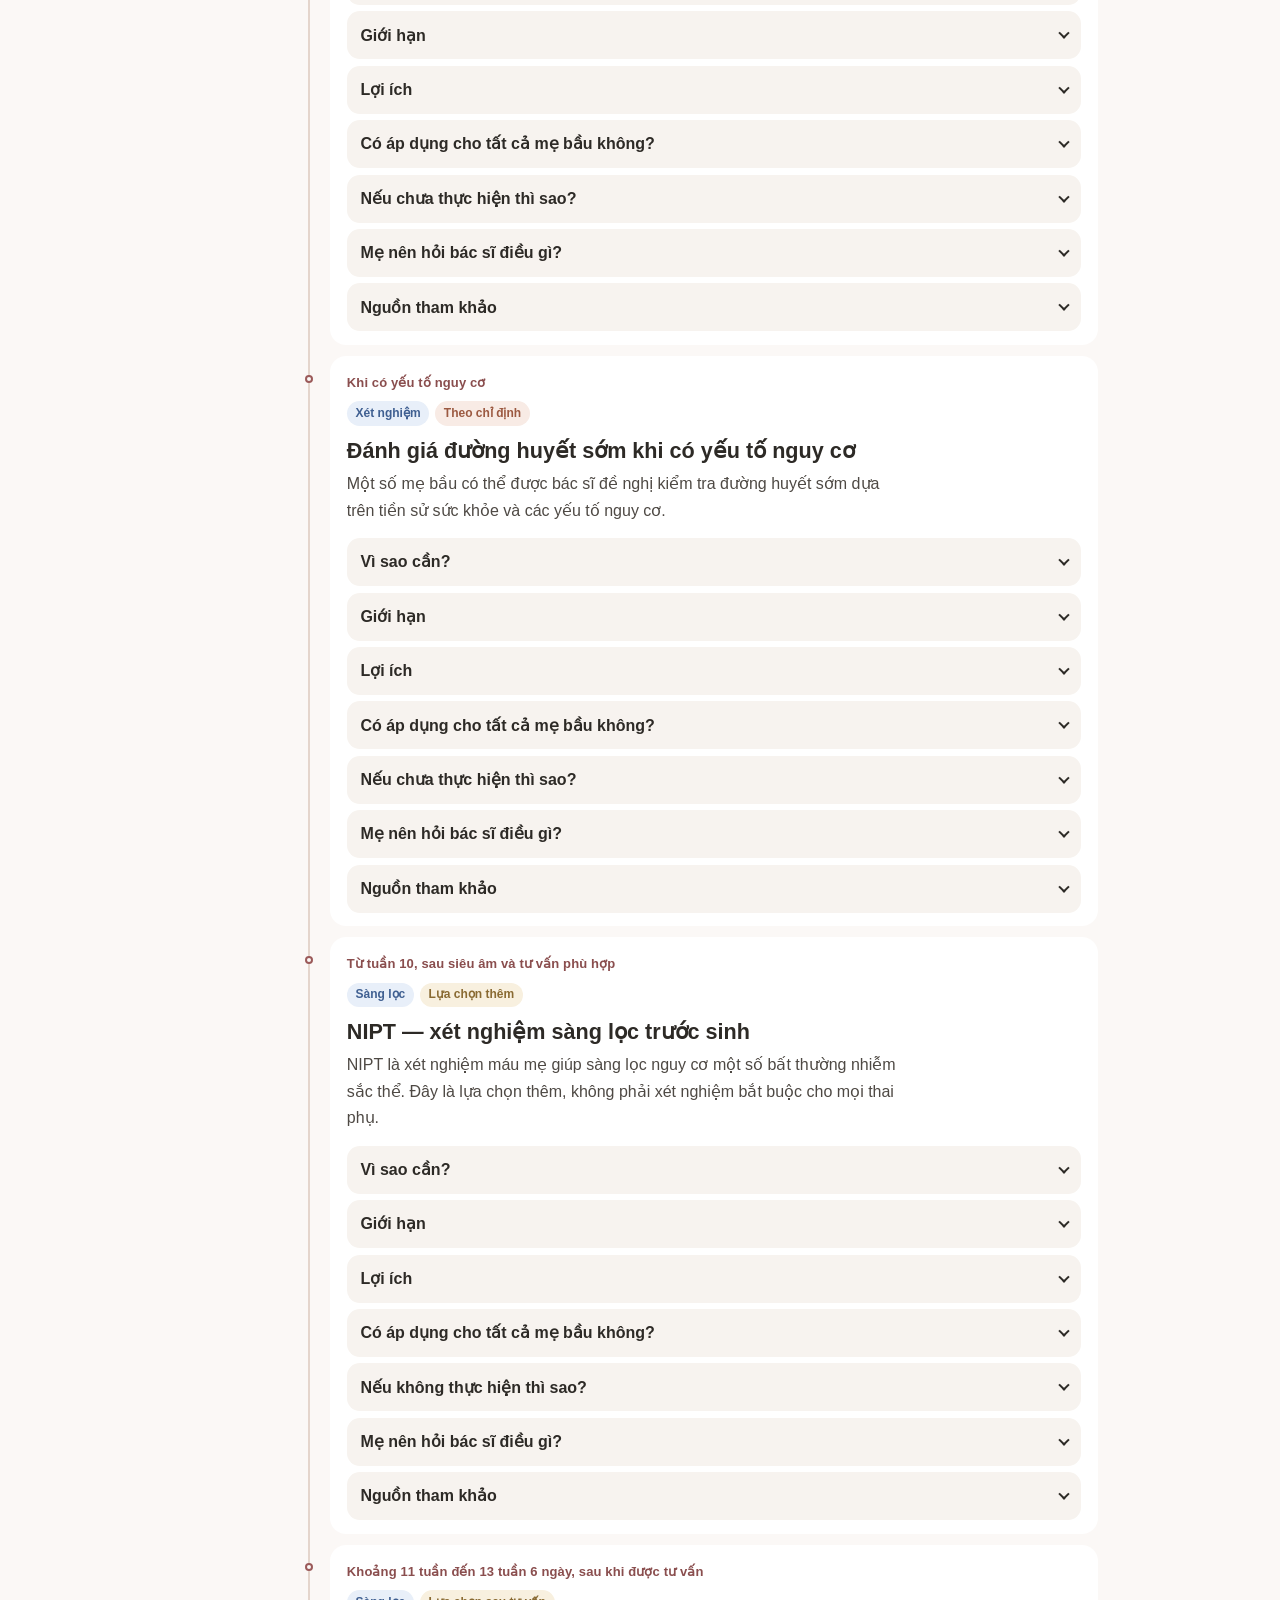
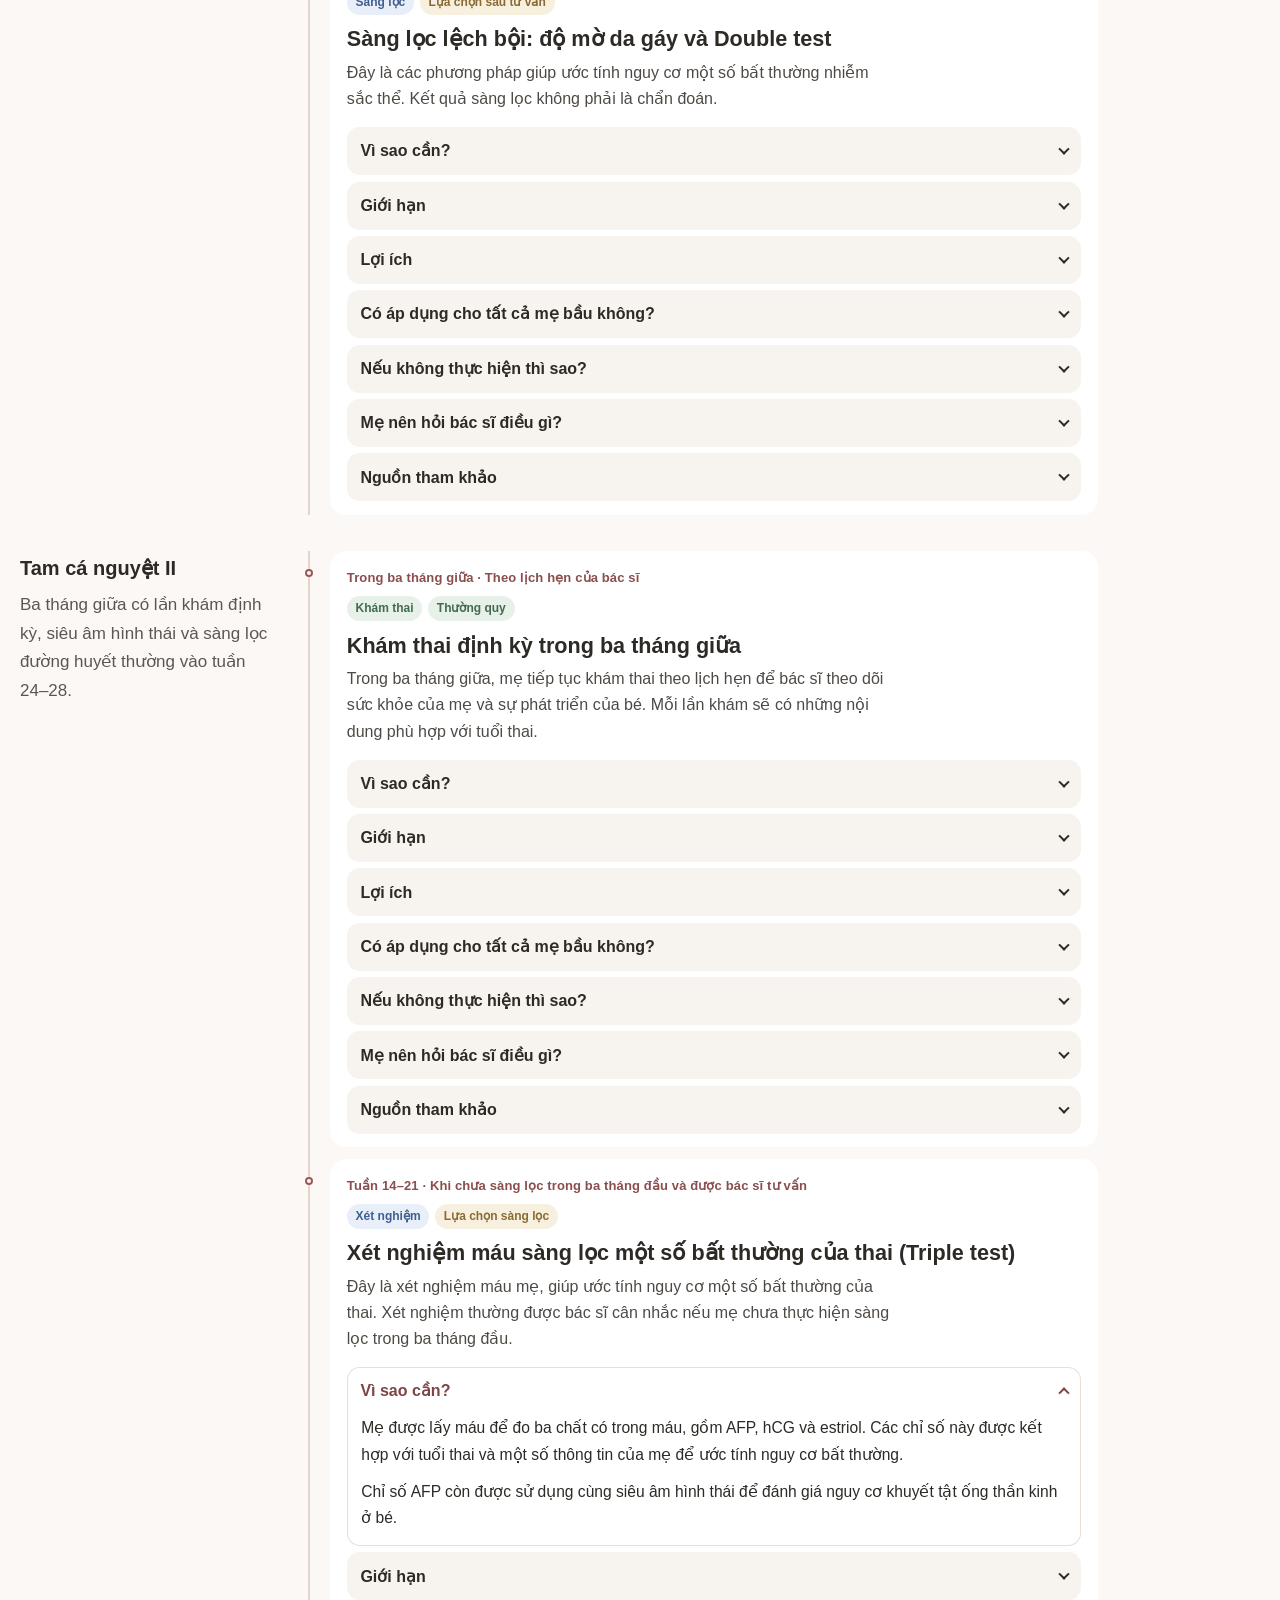
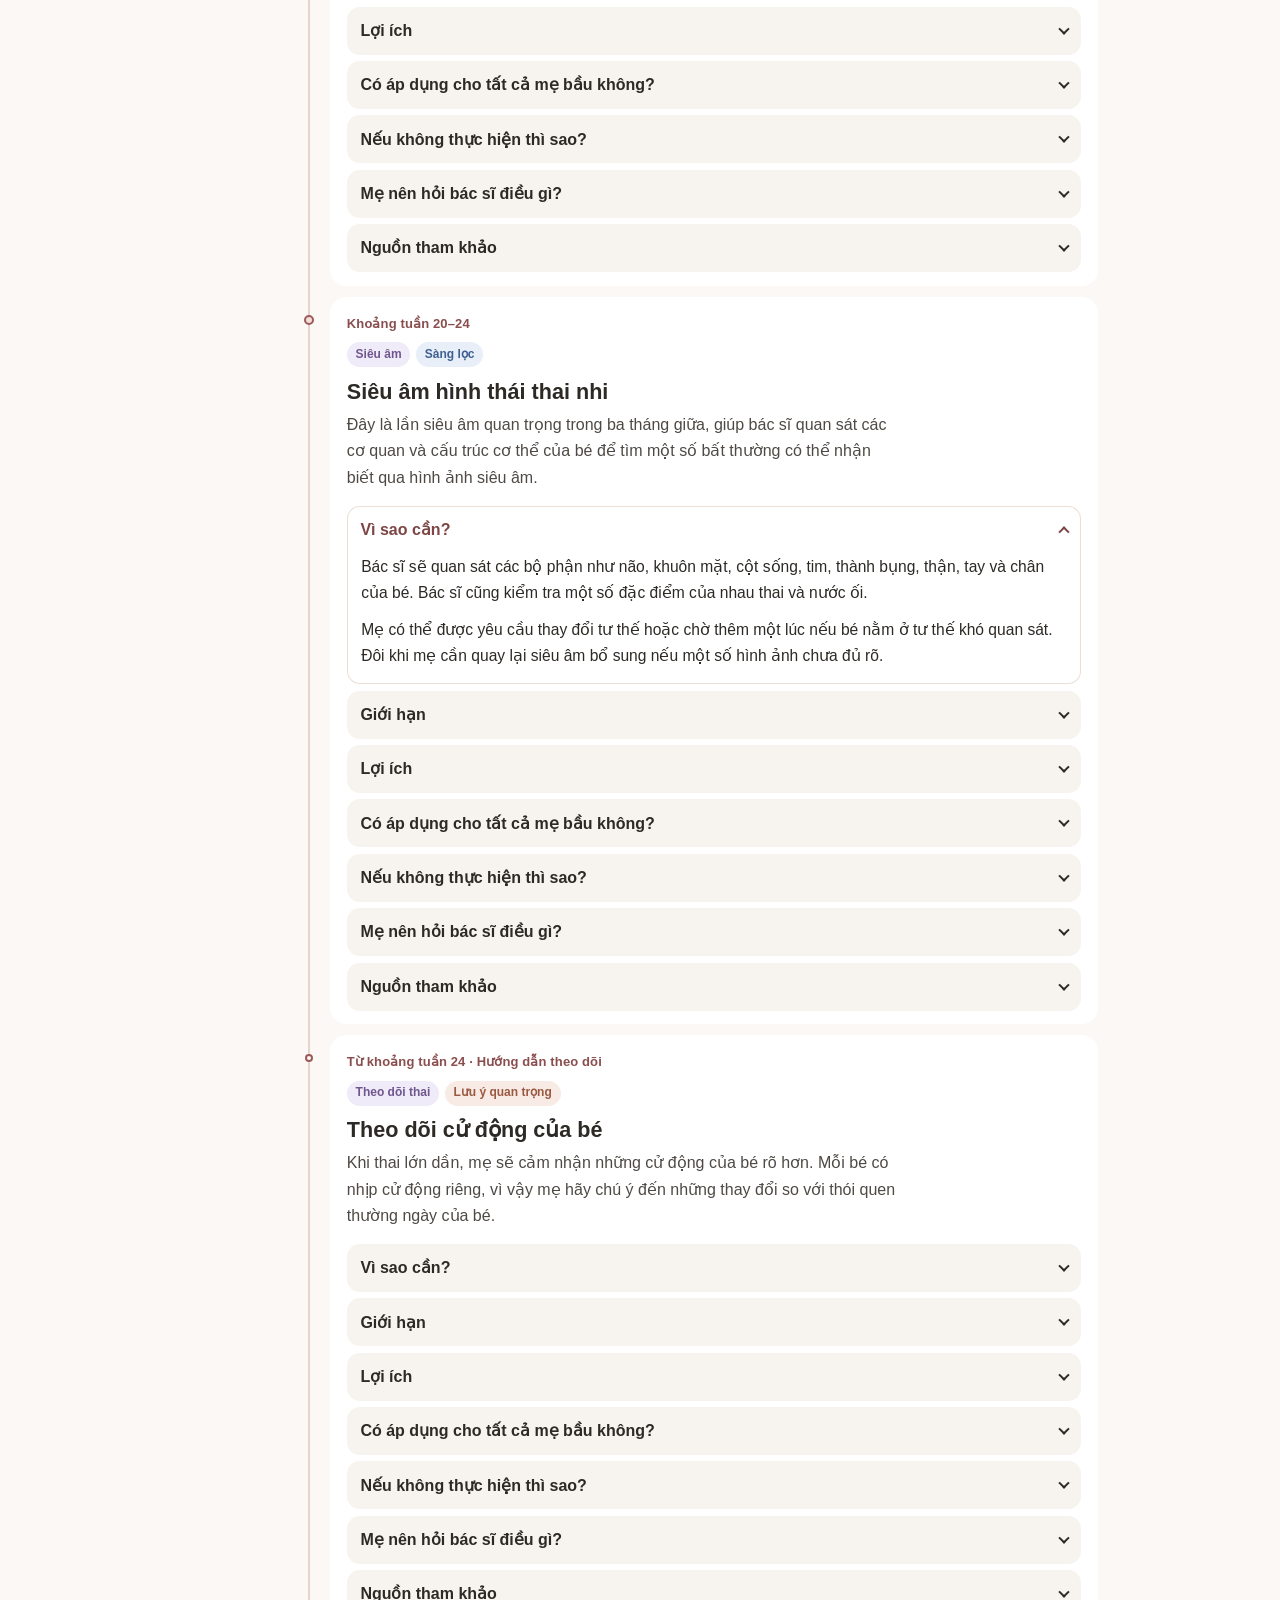
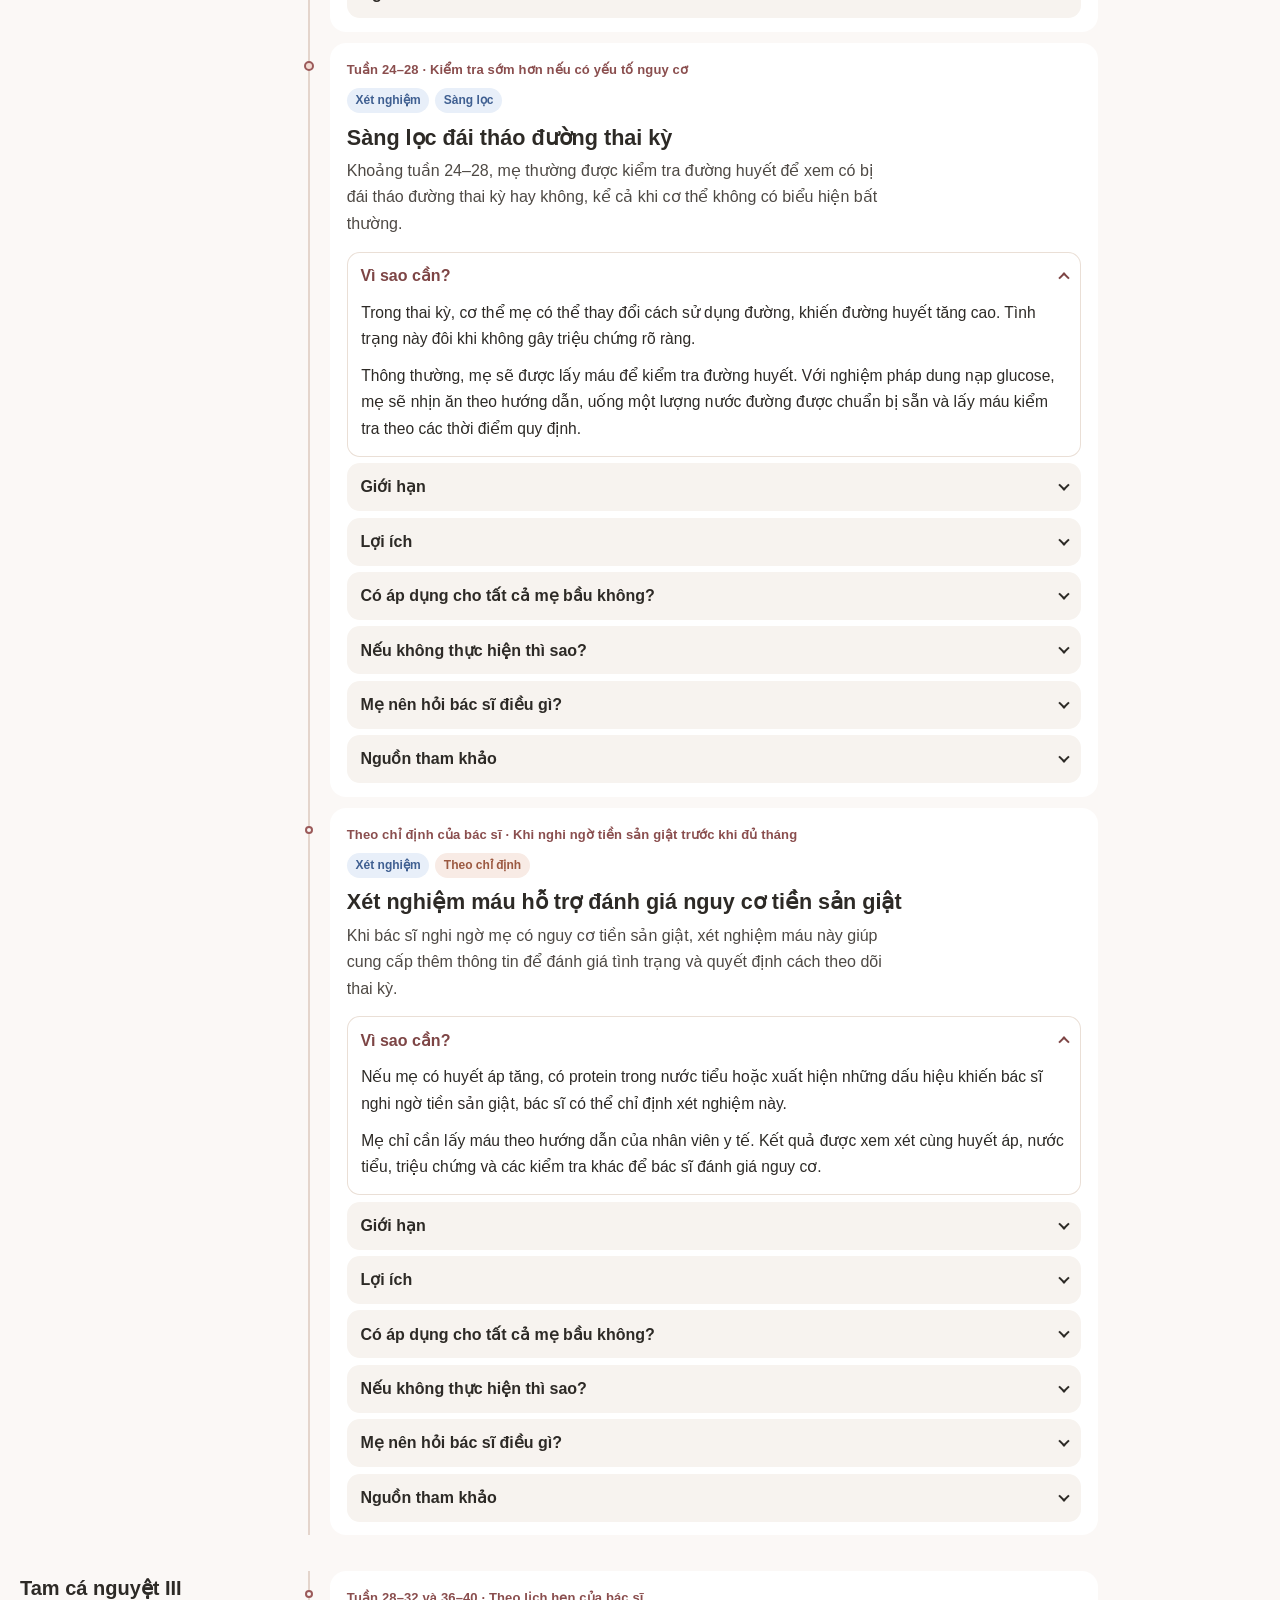
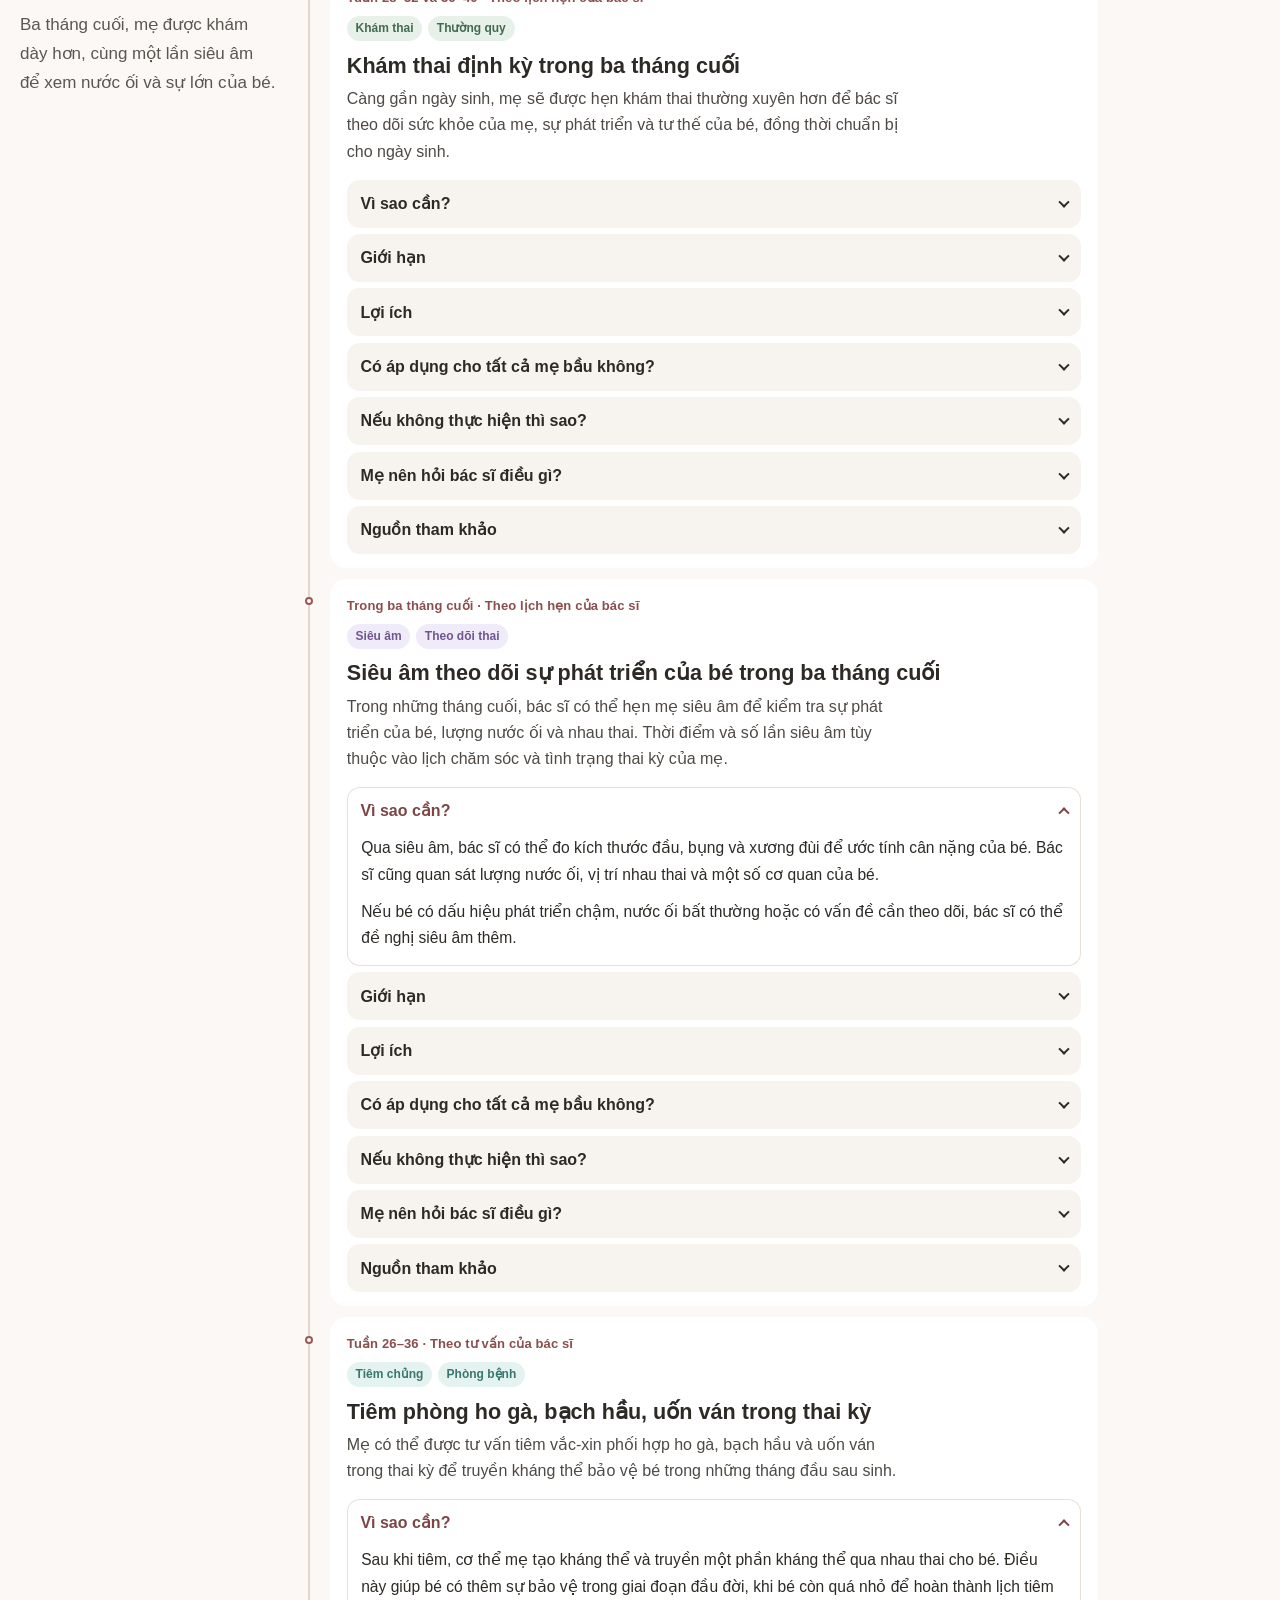
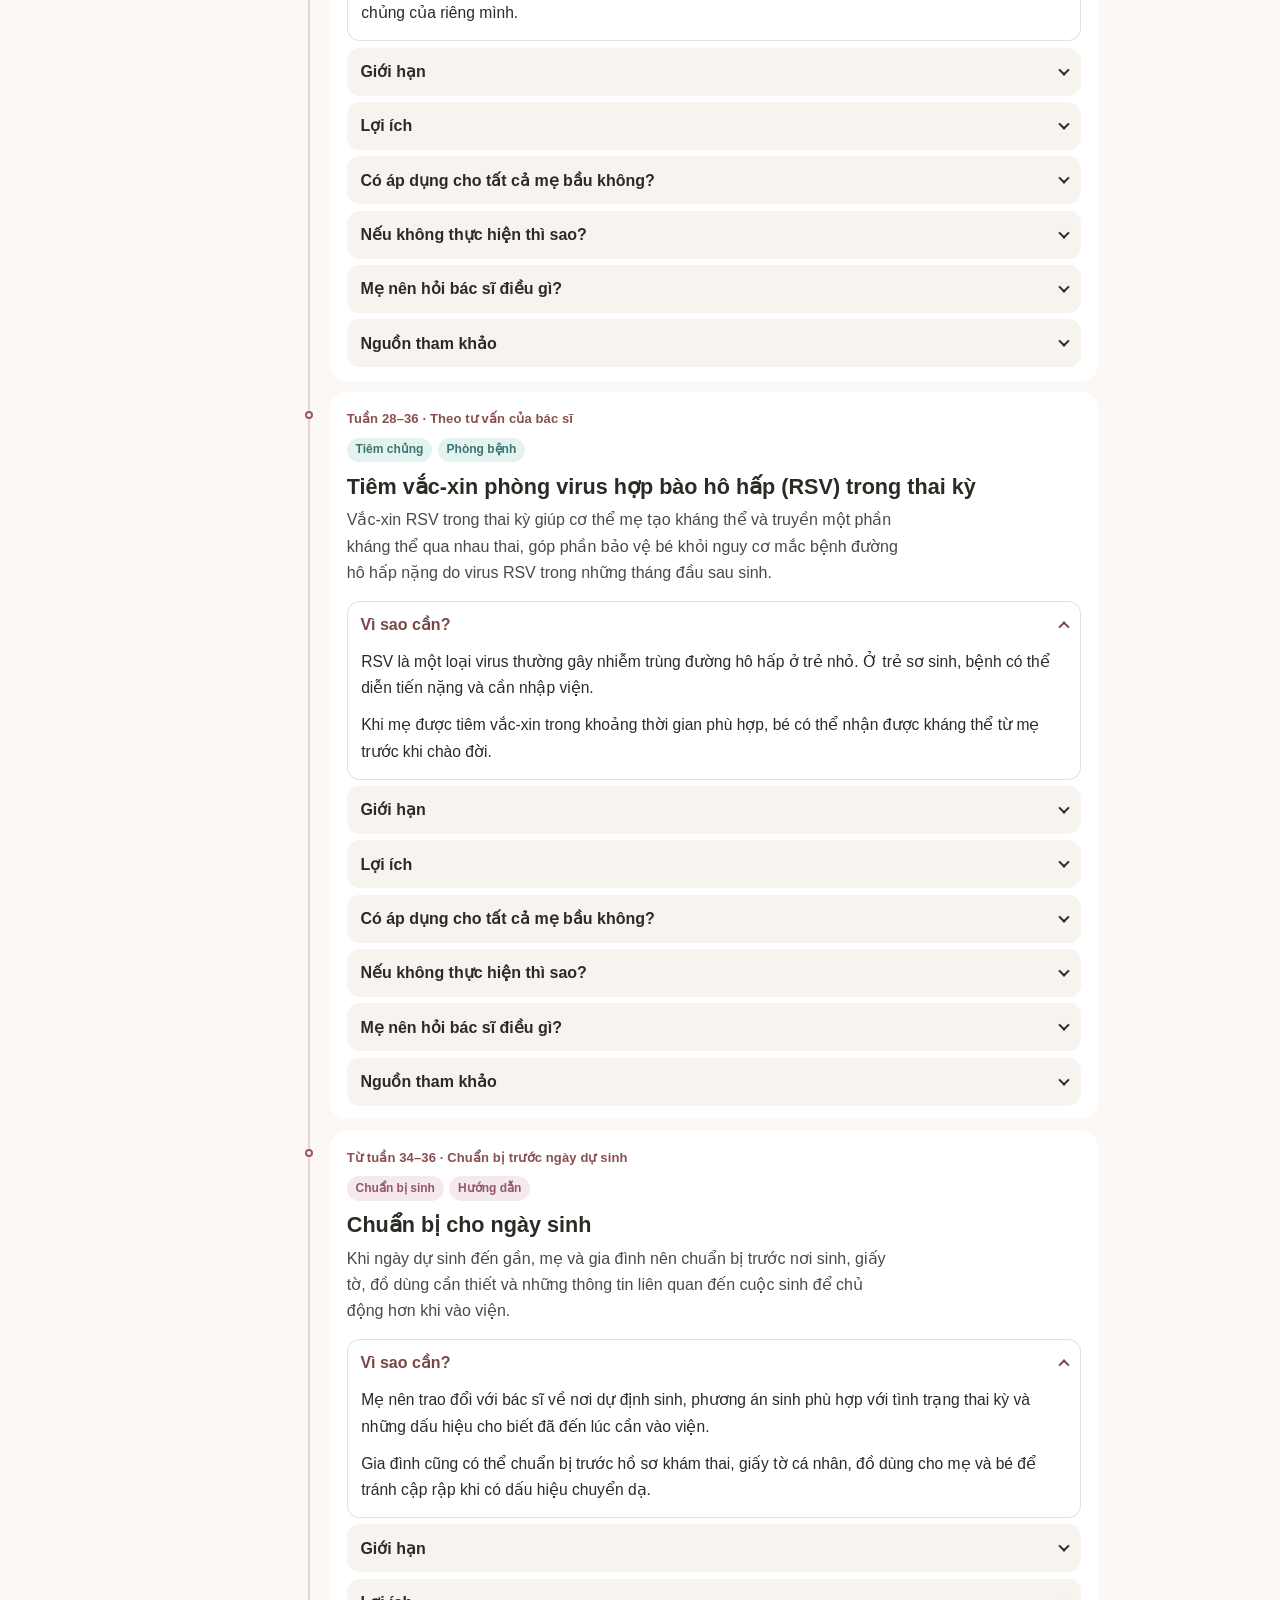
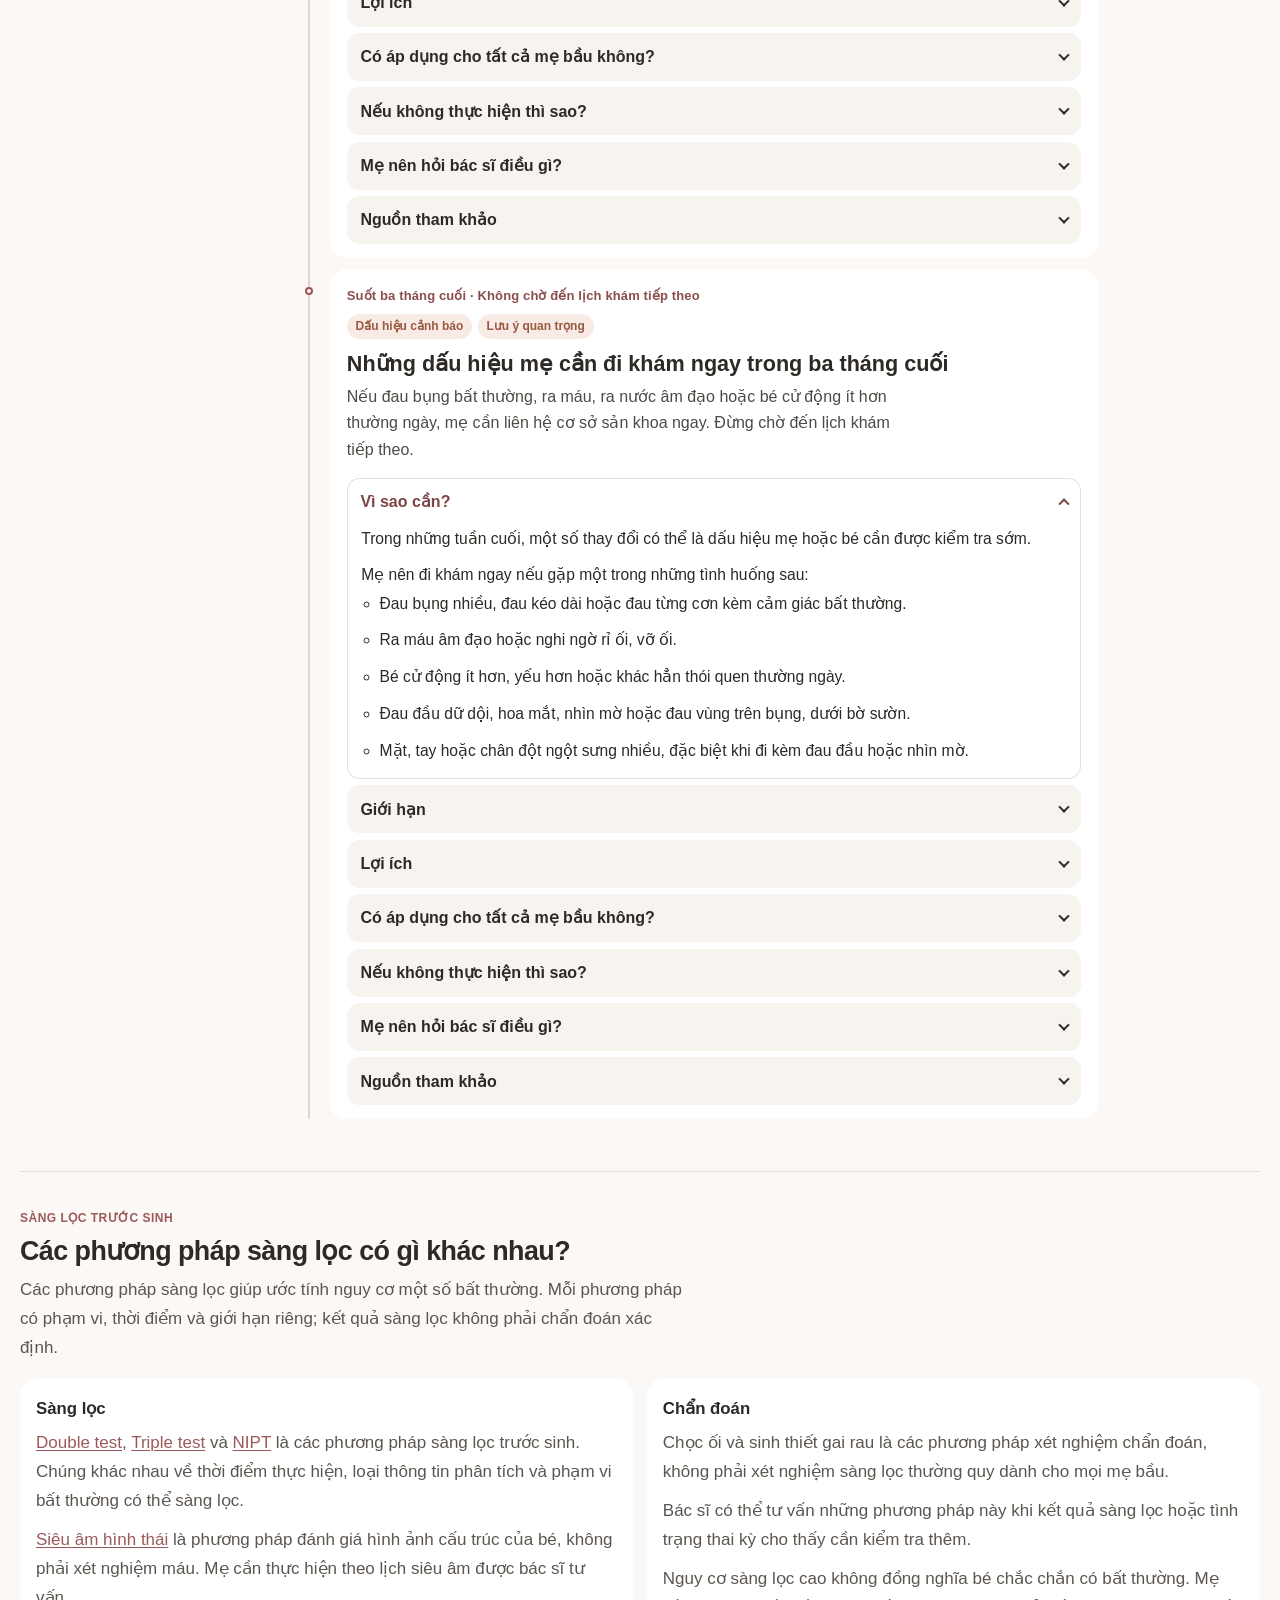
<file: lich-kham-thai/index.html>
<!doctype html>
<html lang="vi">
  <head>
    <meta charset="UTF-8" />
    <meta name="viewport" content="width=device-width, initial-scale=1.0" />
    <meta
      name="description"
      content="Tìm hiểu các mốc khám thai, siêu âm, xét nghiệm sàng lọc và vaccine trong thai kỳ. Giải thích mục đích, lợi ích, giới hạn và những điều mẹ nên hỏi bác sĩ."
    />
    <title>Lịch khám thai, xét nghiệm và vaccine theo tuần | MamaJourney</title>
    <link rel="icon" href="../assets/application-icon.png" type="image/png" />
    <link rel="apple-touch-icon" href="../assets/application-icon.png" />
    <link rel="canonical" href="https://mama-journey.io.vn/lich-kham-thai/" />
    <meta name="robots" content="index, follow" />
    <meta
      property="og:title"
      content="Lịch khám thai, xét nghiệm và vaccine theo tuần | MamaJourney"
    />
    <meta
      property="og:description"
      content="Tìm hiểu các mốc khám thai, siêu âm, xét nghiệm sàng lọc và vaccine trong thai kỳ. Giải thích mục đích, lợi ích, giới hạn và những điều mẹ nên hỏi bác sĩ."
    />
    <meta property="og:type" content="website" />
    <meta property="og:url" content="https://mama-journey.io.vn/lich-kham-thai/" />
    <meta property="og:locale" content="vi_VN" />
    <link rel="stylesheet" href="../css/style.css" />
    <link rel="stylesheet" href="../css/care.css" />
    <script type="application/ld+json">
      {
        "@context": "https://schema.org",
        "@type": "BreadcrumbList",
        "itemListElement": [
          {
            "@type": "ListItem",
            "position": 1,
            "name": "Trang chủ",
            "item": "https://mama-journey.io.vn/"
          },
          {
            "@type": "ListItem",
            "position": 2,
            "name": "Lịch khám thai",
            "item": "https://mama-journey.io.vn/lich-kham-thai/"
          }
        ]
      }
    </script>
  </head>
  <body class="home-page tool-page care-page">
    <div class="page-wrapper">
      <header class="site-header" data-nav-breakpoint="959px">
        <div class="site-header__inner">
          <a href="../" class="site-logo" aria-label="Mama Journey — Trang chủ">
            <img
              src="../assets/application-icon.png"
              alt=""
              class="site-logo__icon"
              width="40"
              height="40"
            />
            <img
              src="../assets/home-header.png"
              alt="Mama Journey"
              class="site-logo__wordmark"
              width="260"
              height="22"
            />
          </a>
          <button
            type="button"
            class="site-nav__toggle"
            aria-expanded="false"
            aria-controls="primary-nav"
            aria-label="Mở menu điều hướng"
          >
            <span class="site-nav__toggle-icon" aria-hidden="true">
              <span class="site-nav__toggle-bar"></span>
            </span>
          </button>
          <nav class="site-nav" id="primary-nav" aria-label="Điều hướng chính">
            <ul>
              <li><a href="../">Trang chủ</a></li>
              <li><a href="../cong-cu/">Công cụ</a></li>
              <li><a href="./" aria-current="page">Lịch khám thai</a></li>
            </ul>
            <a
              class="home-nav__download"
              href="https://apps.apple.com/vn/app/mama-journey/id6775170171"
              target="_blank"
              rel="noopener noreferrer"
              >Tải ứng dụng</a
            >
          </nav>
        </div>
      </header>

      <main>
        <nav class="breadcrumbs" aria-label="Đường dẫn">
          <ol>
            <li><a href="../">Trang chủ</a></li>
            <li aria-current="page">Lịch khám thai</li>
          </ol>
        </nav>

        <section class="care-hero" aria-labelledby="care-heading">
          <div class="care-hero__copy">
            <p class="hero__eyebrow">Lịch chăm sóc thai kỳ của mẹ</p>
            <h1 id="care-heading">Hiểu từng mốc khám. An tâm trên hành trình làm mẹ.</h1>
            <p class="tool-lead">
              Khám phá những mốc khám thai, xét nghiệm, sàng lọc và vaccine thường
              được cân nhắc trong thai kỳ — cùng lý do, lợi ích và những điều mẹ
              nên trao đổi với bác sĩ.
            </p>
            <div class="care-hero__actions">
              <a class="home-cta" href="#hanh-trinh">Xem hành trình thai kỳ</a>
              <a class="care-secondary" href="#moc-quan-trong">Tìm hiểu các mốc quan trọng</a>
            </div>
            <p class="care-hero__trust">
              Các mốc dưới đây giúp mẹ chuẩn bị buổi khám. Lịch thực tế do bác sĩ
              sắp theo tình trạng của mẹ và của bé.
            </p>
          </div>
          <figure class="care-hero__art">
            <svg viewBox="0 0 520 460" aria-hidden="true">
              <rect width="520" height="460" rx="36" fill="#f6f1ec" />
              <circle cx="390" cy="120" r="92" fill="#e7f0e8" />
              <circle cx="128" cy="330" r="70" fill="#f3e4dc" />
              <path d="M150 78h150" stroke="#e4d5cc" stroke-width="8" stroke-linecap="round" />
              <circle cx="150" cy="78" r="11" fill="#9b5a5a" />
              <circle cx="225" cy="78" r="11" fill="#3f6b52" />
              <circle cx="300" cy="78" r="11" fill="#3d5c78" />
              <rect x="86" y="128" width="250" height="210" rx="28" fill="#fff" />
              <rect x="114" y="160" width="92" height="12" rx="6" fill="#2d2a26" />
              <rect x="114" y="190" width="190" height="8" rx="4" fill="#e5ddd6" />
              <rect x="114" y="212" width="160" height="8" rx="4" fill="#e5ddd6" />
              <rect x="114" y="248" width="78" height="28" rx="14" fill="#e7f0e8" />
              <rect x="202" y="248" width="92" height="28" rx="14" fill="#e7eef4" />
              <path d="M360 210c28-46 92-46 120 0" fill="none" stroke="#9b5a5a" stroke-width="8" stroke-linecap="round" />
              <circle cx="420" cy="248" r="8" fill="#3f6b52" />
              <path d="M372 286h96" stroke="#d7c6bc" stroke-width="8" stroke-linecap="round" />
              <path d="M392 318h56" stroke="#d7c6bc" stroke-width="8" stroke-linecap="round" />
            </svg>
          </figure>
        </section>

        <section class="care-panel" id="tuoi-thai" aria-labelledby="age-heading">
          <p class="care-eyebrow">Tuổi thai</p>
          <h2 id="age-heading">Xem tuổi thai của mẹ</h2>
          <p class="care-panel__lead">
            Mẹ có thể nhập một ngày để ước tính tuổi thai, hoặc chọn một tuần để
            đọc lịch mà không cần nhập ngày của mình. Chưa có ngày hợp lệ thì trang
            không hiện kết quả cá nhân.
          </p>
          <form class="care-dates" data-care-form novalidate>
            <div class="care-modes">
              <p class="care-modes__label" id="care-mode-label">Chọn loại ngày</p>
              <div class="care-modes__options" role="radiogroup" aria-labelledby="care-mode-label">
                <button type="button" role="radio" data-care-mode="lmp" aria-checked="true">
                  Ngày đầu kỳ kinh cuối
                </button>
                <button type="button" role="radio" data-care-mode="due" aria-checked="false" tabindex="-1">
                  Ngày dự sinh do bác sĩ xác định
                </button>
              </div>
            </div>
            <div class="tool-field">
              <label for="care-date" data-care-date-label>Ngày đầu kỳ kinh cuối</label>
              <input
                id="care-date"
                name="care-date"
                type="date"
                autocomplete="off"
              />
              <p class="tool-hint" id="care-date-hint-due" data-care-hint="due" hidden>
                Ngày dự sinh mẹ nhập được giữ nguyên và được xem là mốc 40 tuần.
              </p>
            </div>
            <div class="care-actions">
              <button class="home-cta" type="submit">Xem tuổi thai ước tính</button>
              <button class="care-text-button" type="button" data-care-reset>Đặt lại</button>
            </div>
            <p class="tool-error" id="care-date-error" data-care-error role="alert" hidden></p>
            <div class="care-summary" data-care-summary hidden>
              <p class="care-summary__age" data-summary="age"></p>
              <p class="care-summary__stage" data-summary="stage"></p>
              <p data-summary="basis"></p>
              <p>Các mốc tham khảo có khoảng tuần trùng với ước tính này:</p>
              <ul data-summary="matches"></ul>
              <button class="care-text-button" type="button" data-care-focus-week hidden>
                Tô các mốc trùng tuần ước tính
              </button>
              <p class="care-note">
                Tuổi thai ước tính có thể khác tuổi thai bác sĩ đã chốt, nhất là sau
                siêu âm.
              </p>
            </div>
          </form>
          <div class="tool-field care-week">
            <label for="browse-week">Xem một tuần trên lịch</label>
            <select id="browse-week" data-care-week>
              <option value="">Tất cả các tuần</option>
              <option>4</option><option>5</option><option>6</option><option>7</option>
              <option>8</option><option>9</option><option>10</option><option>11</option>
              <option>12</option><option>13</option><option>14</option><option>15</option>
              <option>16</option><option>17</option><option>18</option><option>19</option>
              <option>20</option><option>21</option><option>22</option><option>23</option>
              <option>24</option><option>25</option><option>26</option><option>27</option>
              <option>28</option><option>29</option><option>30</option><option>31</option>
              <option>32</option><option>33</option><option>34</option><option>35</option>
              <option>36</option><option>37</option><option>38</option><option>39</option>
              <option>40</option>
            </select>
          </div>
          <p class="care-browse" data-care-browse hidden></p>
        </section>

        <section class="care-section" id="hanh-trinh" aria-labelledby="journey-heading">
          <p class="care-eyebrow">Lịch theo tuần</p>
          <h2 id="journey-heading">Hành trình theo ba giai đoạn</h2>
          <p class="care-block__lead" id="moc-quan-trong">
            Mỗi mốc cho mẹ biết việc đó thường diễn ra khi nào, và đó là chăm sóc
            thường quy, sàng lọc, lựa chọn thêm hay việc bác sĩ chỉ định.
          </p>
          <div class="care-filters" role="toolbar" aria-label="Lọc mốc chăm sóc">
            <button type="button" data-care-filter="all" aria-pressed="true">Tất cả</button>
            <button type="button" data-care-filter="prenatal_visit" aria-pressed="false">Khám thai</button>
            <button type="button" data-care-filter="ultrasound" aria-pressed="false">Siêu âm</button>
            <button type="button" data-care-filter="screening" aria-pressed="false">Xét nghiệm và sàng lọc</button>
            <button type="button" data-care-filter="vaccine" aria-pressed="false">Vaccine</button>
            <button type="button" data-care-filter="optional_choice" aria-pressed="false">Lựa chọn thêm</button>
            <button type="button" data-care-filter="indicated" aria-pressed="false">Theo chỉ định</button>
          </div>
          <p class="care-empty" data-care-empty hidden>
            Không có mốc nào trong nhóm này. Mẹ chọn “Tất cả” để xem lại toàn bộ lịch.
          </p>

          <div class="care-stage care-stage--t1" data-care-stage>
            <div class="care-stage__intro">
              <h3>Tam cá nguyệt I</h3>
              <p>Hai nhóm dưới đây là khám thai và chăm sóc ban đầu, rồi siêu âm, xét nghiệm và sàng lọc. Không phải mục nào cũng là việc mọi mẹ bầu đều phải thực hiện.</p>
            </div>
            <div class="care-stage__body">
              <section class="care-group care-group--care" data-care-group aria-labelledby="t1-cham-soc">
                <h4 class="care-group__title" id="t1-cham-soc">Khám thai và chăm sóc ban đầu</h4>
                <ol class="care-stage__events">
                  <li>
                    <article
                      class="care-event care-event--key"
                      id="kham-dau"
                      data-review="needs_review"
                      data-category="prenatal_visit"
                      data-recommendation="routine_care"
                      data-week-start="1"
                      data-week-end="13"
                    >
                      <div class="care-event__body">
                        <p class="care-event__when">Trong ba tháng đầu; khám sớm khi biết mình mang thai</p>
                        <div class="care-event__chips">
                          <span class="care-chip care-chip--visit care-chip--tone-care" data-tooltip-key="antenatal-visit">Khám thai</span>
                          <span class="care-chip care-chip--initial care-chip--tone-care" data-tooltip-key="initial-care">Chăm sóc ban đầu</span>
                        </div>
                        <h5>Khám thai lần đầu</h5>
                        <p class="care-event__purpose">Buổi khám đầu tiên giúp bác sĩ hiểu tình trạng sức khỏe của mẹ, đánh giá những yếu tố cần lưu ý và cùng mẹ lên kế hoạch theo dõi thai kỳ.</p>
                        <div class="care-event__panels">
                          <details open>
                            <summary>Vì sao cần?</summary>
                            <div class="care-detail">
                              <p>Buổi khám đầu tiên là dịp để mẹ chia sẻ về sức khỏe hiện tại, tiền sử bệnh, những lần mang thai trước (nếu có) và các loại thuốc hoặc thực phẩm bổ sung đang sử dụng.</p>
                              <p>Bác sĩ sẽ hỏi về ngày đầu kỳ kinh cuối, đánh giá tuổi thai và tư vấn những kiểm tra phù hợp. Từ đó, mẹ biết mình cần làm gì tiếp theo và khi nào nên quay lại.</p>
                            </div>
                          </details>
                          <details>
                            <summary>Giới hạn</summary>
                            <div class="care-detail">
                              <p>Một buổi khám chưa thể trả lời mọi câu hỏi về sự phát triển của thai nhi trong suốt thai kỳ. Những lần khám tiếp theo giúp bác sĩ theo dõi các thay đổi và điều chỉnh kế hoạch chăm sóc khi cần.</p>
                            </div>
                          </details>
                          <details>
                            <summary>Lợi ích</summary>
                            <div class="care-detail">
                              <ul>
                                <li>Mẹ có kế hoạch theo dõi rõ ràng ngay từ đầu.</li>
                                <li>Bác sĩ có thêm thông tin để nhận biết những yếu tố cần lưu ý.</li>
                                <li>Mẹ biết những xét nghiệm, siêu âm hoặc lần tái khám cần trao đổi tiếp.</li>
                              </ul>
                            </div>
                          </details>
                          <details>
                            <summary>Có áp dụng cho tất cả mẹ bầu không?</summary>
                            <div class="care-detail">
                              <p>Khám thai sớm là bước quan trọng trong chăm sóc thai kỳ. Nội dung thăm khám và lịch hẹn sẽ được điều chỉnh theo tuổi thai, sức khỏe của mẹ và hướng dẫn của cơ sở sản khoa.</p>
                            </div>
                          </details>
                          <details>
                            <summary>Nếu chưa thực hiện thì sao?</summary>
                            <div class="care-detail">
                              <p>Nếu chưa khám thai, mẹ nên liên hệ cơ sở sản khoa để được hướng dẫn thời điểm khám phù hợp với tuổi thai hiện tại. Không cần tự kết luận rằng mình đã quá muộn chỉ vì chưa khám đúng một mốc dự kiến.</p>
                            </div>
                          </details>
                          <details>
                            <summary>Mẹ nên hỏi bác sĩ điều gì?</summary>
                            <div class="care-detail">
                              <ul>
                                <li>Hiện tại mẹ cần thực hiện những kiểm tra nào?</li>
                                <li>Khi nào mẹ nên quay lại?</li>
                                <li>Những dấu hiệu nào cần liên hệ cơ sở y tế sớm hơn lịch hẹn?</li>
                              </ul>
                            </div>
                          </details>
                          <details class="care-cite-block">
                            <summary>Nguồn tham khảo</summary>
                            <div class="care-detail">
                              <ul class="care-cites">
                                <li>
                                  <a href="https://benhvienhatrung.vn/wp-content/uploads/2022/09/4128_QD-BYT_cham-soc-sk-sinh-san.pdf">Hướng dẫn quốc gia về các dịch vụ chăm sóc sức khỏe sinh sản</a>
                                  <p>Bộ Y tế, Quyết định 4128/QĐ-BYT ngày 29/7/2016. Phần chăm sóc trước sinh và mục tư vấn cho phụ nữ có thai.</p>
                                </li>
                                <li>
                                  <a href="https://thuvienphapluat.vn/van-ban/The-thao-Y-te/Quyet-dinh-4128-QD-BYT-2016-Huong-dan-quoc-gia-ve-cac-dich-vu-cham-soc-suc-khoe-sinh-san-357665.aspx">Quyết định 4128/QĐ-BYT</a>
                                  <p>Bộ Y tế, ngày 29/7/2016. Văn bản phê duyệt hướng dẫn quốc gia.</p>
                                </li>
                              </ul>
                            </div>
                          </details>
                        </div>
                      </div>
                    </article>
                  </li>
                  <li>
                    <article
                      class="care-event"
                      id="sat-folic"
                      data-review="needs_review"
                      data-category="counseling"
                      data-recommendation="preventive_care"
                      data-span="ongoing"
                    >
                      <div class="care-event__body">
                        <p class="care-event__when">Trao đổi sớm về nhu cầu bổ sung</p>
                        <div class="care-event__chips">
                          <span class="care-chip care-chip--nutrition care-chip--tone-care" data-tooltip-key="nutrition">Dinh dưỡng</span>
                          <span class="care-chip care-chip--prevent care-chip--tone-care" data-tooltip-key="preventive-care">Chăm sóc dự phòng</span>
                        </div>
                        <h5>Sắt và acid folic trong thai kỳ</h5>
                        <p class="care-event__purpose">Sắt và acid folic đóng vai trò quan trọng trong thai kỳ. Mẹ nên trao đổi sớm về nhu cầu bổ sung và hàm lượng phù hợp với mình.</p>
                        <div class="care-event__panels">
                          <details>
                            <summary>Vì sao cần?</summary>
                            <div class="care-detail">
                              <p>Acid folic giúp giảm nguy cơ dị tật ống thần kinh ở thai nhi, đặc biệt khi được bổ sung trước khi mang thai và trong giai đoạn đầu thai kỳ. Sắt giúp cơ thể tạo hemoglobin, thành phần của hồng cầu có nhiệm vụ vận chuyển oxy.</p>
                              <p>Nhu cầu bổ sung phụ thuộc vào khuyến cáo áp dụng, tình trạng sức khỏe và sản phẩm mẹ đang sử dụng. Bác sĩ hoặc nhân viên y tế có thể hướng dẫn loại sản phẩm, hàm lượng và thời gian dùng phù hợp.</p>
                            </div>
                          </details>
                          <details>
                            <summary>Giới hạn</summary>
                            <div class="care-detail">
                              <p>Không phải cứ uống nhiều hơn là tốt hơn. Hàm lượng sắt và acid folic khác nhau giữa các sản phẩm, vì vậy mẹ nên kiểm tra thành phần để tránh dùng trùng hoặc tự tăng liều.</p>
                            </div>
                          </details>
                          <details>
                            <summary>Lợi ích</summary>
                            <div class="care-detail">
                              <ul>
                                <li>Hỗ trợ đáp ứng nhu cầu sắt và acid folic trong thai kỳ.</li>
                                <li>Giúp mẹ biết cách lựa chọn và sử dụng sản phẩm phù hợp.</li>
                                <li>Hạn chế việc dùng trùng nhiều sản phẩm có thành phần giống nhau.</li>
                              </ul>
                            </div>
                          </details>
                          <details>
                            <summary>Có áp dụng cho tất cả mẹ bầu không?</summary>
                            <div class="care-detail">
                              <p>Nhu cầu bổ sung sắt và acid folic cần được tư vấn theo hướng dẫn chăm sóc thai kỳ áp dụng. Liều cụ thể có thể khác nhau, nhất là khi mẹ đã thiếu máu hoặc có tình trạng sức khỏe cần theo dõi riêng.</p>
                            </div>
                          </details>
                          <details>
                            <summary>Nếu chưa thực hiện thì sao?</summary>
                            <div class="care-detail">
                              <p>Nếu mẹ chưa bắt đầu bổ sung, hãy trao đổi với cơ sở sản khoa để được hướng dẫn sớm. Nếu đang dùng vitamin bầu hoặc sản phẩm bổ sung khác, mẹ nên mang theo tên sản phẩm hoặc ảnh nhãn thành phần khi đi khám.</p>
                            </div>
                          </details>
                          <details>
                            <summary>Mẹ nên hỏi bác sĩ điều gì?</summary>
                            <div class="care-detail">
                              <ul>
                                <li>Sản phẩm mẹ đang dùng đã có đủ sắt và acid folic chưa?</li>
                                <li>Mẹ nên dùng hàm lượng nào và trong bao lâu?</li>
                                <li>Có cần điều chỉnh nếu kết quả xét nghiệm cho thấy thiếu máu không?</li>
                              </ul>
                            </div>
                          </details>
                          <details class="care-cite-block">
                            <summary>Nguồn tham khảo</summary>
                            <div class="care-detail">
                              <ul class="care-cites">
                                <li>
                                  <a href="https://benhvienhatrung.vn/wp-content/uploads/2022/09/4128_QD-BYT_cham-soc-sk-sinh-san.pdf">Hướng dẫn quốc gia về các dịch vụ chăm sóc sức khỏe sinh sản</a>
                                  <p>Bộ Y tế, 2016. Mục cung cấp thuốc thiết yếu, về viên sắt và acid folic.</p>
                                </li>
                                <li>
                                  <a href="https://thuvienphapluat.vn/van-ban/EN/The-thao-Y-te/Circular-30-2024-TT-BYT-content-of-basic-package-of-medical-services-provided-by-medical-stations-of-communes/645661/tieng-anh.aspx">Thông tư 30/2024/TT-BYT</a>
                                  <p>Bộ Y tế, ngày 04/11/2024. Gói dịch vụ tại trạm y tế xã, cấp bổ sung sắt và axit folic nếu chưa được bổ sung.</p>
                                </li>
                              </ul>
                            </div>
                          </details>
                        </div>
                      </div>
                    </article>
                  </li>
                  <li>
                    <article
                      class="care-event"
                      id="uon-van"
                      data-review="needs_review"
                      data-category="vaccine"
                      data-recommendation="history_review"
                      data-span="context"
                    >
                      <div class="care-event__body">
                        <p class="care-event__when">Trong buổi khám thai, theo tiền sử tiêm</p>
                        <div class="care-event__chips">
                          <span class="care-chip care-chip--vaccine care-chip--tone-vaccine" data-tooltip-key="vaccination">Tiêm chủng</span>
                          <span class="care-chip care-chip--history care-chip--tone-vaccine" data-tooltip-key="vaccination-history">Theo tiền sử tiêm</span>
                        </div>
                        <h5>Kiểm tra lịch tiêm uốn ván</h5>
                        <p class="care-event__purpose">Không phải mẹ bầu nào cũng cần tiêm lại từ đầu. Lịch tiêm phù hợp phụ thuộc vào những mũi mẹ đã tiêm trước đó.</p>
                        <div class="care-event__panels">
                          <details>
                            <summary>Vì sao cần?</summary>
                            <div class="care-detail">
                              <p>Tiêm chủng phù hợp giúp phòng bệnh uốn ván cho mẹ và trẻ sơ sinh. Trong buổi khám thai, mẹ nên cho nhân viên y tế biết mình đã tiêm những mũi nào và vào thời điểm nào.</p>
                              <p>Nếu còn giữ sổ tiêm chủng hoặc giấy tờ liên quan, mẹ nên mang theo để việc kiểm tra lịch tiêm chính xác hơn.</p>
                            </div>
                          </details>
                          <details>
                            <summary>Giới hạn</summary>
                            <div class="care-detail">
                              <p>Không thể xác định số mũi cần tiêm chỉ dựa vào việc mẹ đang mang thai lần đầu hay những lần sau. Lịch tiêm còn phụ thuộc vào tiền sử tiêm chủng và hướng dẫn áp dụng.</p>
                            </div>
                          </details>
                          <details>
                            <summary>Lợi ích</summary>
                            <div class="care-detail">
                              <ul>
                                <li>Giúp xác định những mũi tiêm còn thiếu nếu có.</li>
                                <li>Hạn chế tiêm lặp lại không cần thiết.</li>
                                <li>Giúp mẹ biết thời điểm cần quay lại nếu được chỉ định tiêm thêm.</li>
                              </ul>
                            </div>
                          </details>
                          <details>
                            <summary>Có áp dụng cho tất cả mẹ bầu không?</summary>
                            <div class="care-detail">
                              <p>Mẹ bầu cần được kiểm tra tiền sử tiêm chủng. Có cần tiêm thêm hay không và tiêm vào thời điểm nào cần được xác định theo hướng dẫn hiện hành.</p>
                            </div>
                          </details>
                          <details>
                            <summary>Nếu chưa thực hiện thì sao?</summary>
                            <div class="care-detail">
                              <p>Nếu không nhớ rõ lịch tiêm, mẹ hãy trao đổi với nhân viên y tế. Đừng tự chọn số mũi hoặc tự bắt đầu lại một lịch tiêm khi chưa được hướng dẫn.</p>
                            </div>
                          </details>
                          <details>
                            <summary>Mẹ nên hỏi bác sĩ điều gì?</summary>
                            <div class="care-detail">
                              <ul>
                                <li>Với lịch sử tiêm chủng của mẹ, còn mũi nào cần tiêm không?</li>
                                <li>Nếu cần tiêm thêm, thời điểm phù hợp là khi nào?</li>
                                <li>Mẹ nên mang theo giấy tờ gì để xác nhận lịch tiêm?</li>
                              </ul>
                            </div>
                          </details>
                          <details class="care-cite-block">
                            <summary>Nguồn tham khảo</summary>
                            <div class="care-detail">
                              <ul class="care-cites">
                                <li>
                                  <a href="https://benhvienhatrung.vn/wp-content/uploads/2022/09/4128_QD-BYT_cham-soc-sk-sinh-san.pdf">Hướng dẫn quốc gia về các dịch vụ chăm sóc sức khỏe sinh sản</a>
                                  <p>Bộ Y tế, 2016. Mục tiêm phòng uốn ván trong chăm sóc trước sinh.</p>
                                </li>
                                <li>
                                  <a href="https://thuvienphapluat.vn/van-ban/The-thao-Y-te/Thong-tu-13-2026-TT-BYT-hoat-dong-tiem-chung-705873.aspx">Thông tư 13/2026/TT-BYT</a>
                                  <p>Bộ Y tế, ngày 16/5/2026, hiệu lực 01/7/2026. Uốn ván thuộc tiêm chủng bắt buộc.</p>
                                </li>
                              </ul>
                            </div>
                          </details>
                        </div>
                      </div>
                    </article>
                  </li>
                </ol>
              </section>
              <section class="care-group care-group--screen" data-care-group aria-labelledby="t1-xet-nghiem">
                <h4 class="care-group__title" id="t1-xet-nghiem">Siêu âm, xét nghiệm và sàng lọc</h4>
                <ol class="care-stage__events">
                  <li>
                    <article
                      class="care-event care-event--key"
                      id="sieu-am-1"
                      data-review="needs_review"
                      data-category="ultrasound"
                      data-recommendation="gestational_timing"
                      data-span="context"
                    >
                      <div class="care-event__body">
                        <p class="care-event__when">Theo tuổi thai và mục tiêu của lần khám</p>
                        <div class="care-event__chips">
                          <span class="care-chip care-chip--scan care-chip--tone-scan" data-tooltip-key="ultrasound">Siêu âm</span>
                          <span class="care-chip care-chip--age care-chip--tone-scan" data-tooltip-key="gestational-age-based">Theo tuổi thai</span>
                        </div>
                        <h5>Siêu âm đầu thai kỳ</h5>
                        <p class="care-event__purpose">Siêu âm giúp bác sĩ đánh giá những thông tin quan trọng về thai kỳ. Nội dung có thể xác định phụ thuộc vào tuổi thai và mục tiêu của lần khám.</p>
                        <div class="care-event__panels">
                          <details>
                            <summary>Vì sao cần?</summary>
                            <div class="care-detail">
                              <p>Siêu âm đầu thai kỳ có thể giúp đánh giá vị trí thai, tuổi thai và số lượng thai. Tùy thời điểm thực hiện, bác sĩ có thể đánh giá thêm những đặc điểm phù hợp với giai đoạn phát triển của thai nhi.</p>
                              <p>Nếu mẹ không nhớ rõ ngày đầu kỳ kinh cuối hoặc chu kỳ kinh không đều, kết quả siêu âm có thể hỗ trợ việc đánh giá tuổi thai.</p>
                            </div>
                          </details>
                          <details>
                            <summary>Giới hạn</summary>
                            <div class="care-detail">
                              <p>Siêu âm không thể phát hiện tất cả bất thường và không phải lần siêu âm nào cũng có cùng mục tiêu. Một số nội dung sàng lọc cần thực hiện trong khoảng tuổi thai phù hợp riêng.</p>
                            </div>
                          </details>
                          <details>
                            <summary>Lợi ích</summary>
                            <div class="care-detail">
                              <ul>
                                <li>Giúp bác sĩ đánh giá tuổi thai và các thông tin phù hợp với thời điểm siêu âm.</li>
                                <li>Hỗ trợ lập kế hoạch cho những mốc theo dõi tiếp theo.</li>
                                <li>Giúp mẹ hiểu rõ hơn mục đích của lần siêu âm mình được hẹn.</li>
                              </ul>
                            </div>
                          </details>
                          <details>
                            <summary>Có áp dụng cho tất cả mẹ bầu không?</summary>
                            <div class="care-detail">
                              <p>Siêu âm là một phần quan trọng trong chăm sóc thai kỳ. Thời điểm và nội dung cụ thể được quyết định theo tuổi thai, tình trạng của mẹ và hướng dẫn chăm sóc áp dụng.</p>
                            </div>
                          </details>
                          <details>
                            <summary>Nếu chưa thực hiện thì sao?</summary>
                            <div class="care-detail">
                              <p>Nếu chưa siêu âm, mẹ nên thông báo tuổi thai ước tính cho cơ sở sản khoa để được tư vấn thời điểm phù hợp. Nếu đã qua một mốc dự kiến, hãy hỏi bác sĩ xem còn có thể thực hiện những nội dung nào.</p>
                            </div>
                          </details>
                          <details>
                            <summary>Mẹ nên hỏi bác sĩ điều gì?</summary>
                            <div class="care-detail">
                              <ul>
                                <li>Lần siêu âm này nhằm đánh giá những thông tin gì?</li>
                                <li>Kết quả có giúp xác định hoặc điều chỉnh tuổi thai không?</li>
                                <li>Mẹ cần chuẩn bị gì và khi nào nên siêu âm tiếp?</li>
                              </ul>
                            </div>
                          </details>
                          <details class="care-cite-block">
                            <summary>Nguồn tham khảo</summary>
                            <div class="care-detail">
                              <ul class="care-cites">
                                <li>
                                  <a href="https://benhvienhatrung.vn/wp-content/uploads/2022/09/4128_QD-BYT_cham-soc-sk-sinh-san.pdf">Hướng dẫn quốc gia về các dịch vụ chăm sóc sức khỏe sinh sản</a>
                                  <p>Bộ Y tế, 2016. Siêu âm trong phần chăm sóc trước sinh.</p>
                                </li>
                                <li>
                                  <a href="https://thuvienphapluat.vn/van-ban/The-thao-Y-te/Quyet-dinh-1807-QD-BYT-2020-chuyen-mon-ky-thuat-sang-loc-chan-doan-dieu-tri-truoc-sinh-so-sinh-440595.aspx">Quyết định 1807/QĐ-BYT</a>
                                  <p>Bộ Y tế, ngày 21/4/2020. Siêu âm đo khoảng sáng sau gáy nằm ở mốc sàng lọc lệch bội.</p>
                                </li>
                                <li>
                                  <a href="https://www.who.int/news/item/07-11-2016-new-guidelines-on-antenatal-care-for-a-positive-pregnancy-experience">WHO, khuyến cáo chăm sóc trước sinh năm 2016</a>
                                  <p>Một lần siêu âm trước 24 tuần để ước tính tuổi thai. Khuyến cáo này không thay hướng dẫn Việt Nam.</p>
                                </li>
                              </ul>
                            </div>
                          </details>
                        </div>
                      </div>
                    </article>
                  </li>
                  <li>
                    <article
                      class="care-event"
                      id="xet-nghiem-som"
                      data-review="needs_review"
                      data-category="laboratory_test"
                      data-recommendation="recommended_screening"
                      data-span="context"
                    >
                      <div class="care-event__body">
                        <p class="care-event__when">Thường được đề nghị sớm trong thai kỳ</p>
                        <div class="care-event__chips">
                          <span class="care-chip care-chip--lab care-chip--tone-lab" data-tooltip-key="test">Xét nghiệm</span>
                          <span class="care-chip care-chip--screen care-chip--tone-lab" data-tooltip-key="infection-screening">Sàng lọc nhiễm trùng</span>
                        </div>
                        <h5>Sàng lọc HIV, giang mai và viêm gan B</h5>
                        <p class="care-event__purpose">Phát hiện sớm những nhiễm trùng này giúp bác sĩ tư vấn chăm sóc phù hợp và giảm nguy cơ lây truyền từ mẹ sang con.</p>
                        <div class="care-event__panels">
                          <details>
                            <summary>Vì sao cần?</summary>
                            <div class="care-detail">
                              <p>HIV, giang mai và viêm gan B là những nhiễm trùng cần được quan tâm trong thai kỳ. Phát hiện sớm giúp bác sĩ đánh giá kết quả, tư vấn và lên kế hoạch chăm sóc phù hợp nếu mẹ có kết quả dương tính.</p>
                              <p>Xét nghiệm thường được đề nghị sớm trong thai kỳ theo hướng dẫn áp dụng. Một số kết quả cần được kiểm tra hoặc xét nghiệm bổ sung trước khi đưa ra kết luận.</p>
                            </div>
                          </details>
                          <details>
                            <summary>Giới hạn</summary>
                            <div class="care-detail">
                              <p>Kết quả sàng lọc không phải lúc nào cũng là kết luận cuối cùng. Nếu có kết quả phản ứng hoặc bất thường, mẹ cần được nhân viên y tế giải thích và hướng dẫn bước tiếp theo.</p>
                            </div>
                          </details>
                          <details>
                            <summary>Lợi ích</summary>
                            <div class="care-detail">
                              <ul>
                                <li>Giúp nhận biết sớm những tình trạng cần chăm sóc riêng.</li>
                                <li>Tạo điều kiện để mẹ được tư vấn và theo dõi kịp thời.</li>
                                <li>Giúp bác sĩ chuẩn bị kế hoạch chăm sóc phù hợp cho mẹ và em bé.</li>
                              </ul>
                            </div>
                          </details>
                          <details>
                            <summary>Có áp dụng cho tất cả mẹ bầu không?</summary>
                            <div class="care-detail">
                              <p>Việc sàng lọc HIV, giang mai và viêm gan B cần được trình bày theo hướng dẫn chăm sóc trước sinh hiện hành. Thời điểm và việc xét nghiệm lại phụ thuộc vào khuyến cáo áp dụng và tình trạng cụ thể.</p>
                            </div>
                          </details>
                          <details>
                            <summary>Nếu chưa thực hiện thì sao?</summary>
                            <div class="care-detail">
                              <p>Nếu chưa được xét nghiệm, mẹ có thể hỏi lại trong lần khám tiếp theo hoặc liên hệ cơ sở sản khoa để được hướng dẫn. Không nên tự kết luận rằng mình không cần xét nghiệm chỉ vì không có triệu chứng.</p>
                            </div>
                          </details>
                          <details>
                            <summary>Mẹ nên hỏi bác sĩ điều gì?</summary>
                            <div class="care-detail">
                              <ul>
                                <li>Mẹ đã thực hiện đủ những xét nghiệm cần thiết chưa?</li>
                                <li>Kết quả là sàng lọc hay đã được xác nhận?</li>
                                <li>Nếu cần làm thêm xét nghiệm, bước tiếp theo là gì?</li>
                              </ul>
                            </div>
                          </details>
                          <details class="care-cite-block">
                            <summary>Nguồn tham khảo</summary>
                            <div class="care-detail">
                              <ul class="care-cites">
                                <li>
                                  <a href="https://thuvienphapluat.vn/van-ban/The-thao-Y-te/Quyet-dinh-678-QD-BYT-2025-huong-dan-ky-thuat-can-thiep-du-phong-lay-truyen-HIV-tu-me-sang-con-694318.aspx">Quyết định 678/QĐ-BYT</a>
                                  <p>Bộ Y tế, ngày 26/02/2025. Xét nghiệm HIV, viêm gan B và giang mai ở lần khám đầu hoặc càng sớm càng tốt.</p>
                                </li>
                                <li>
                                  <a href="https://thuvienphapluat.vn/van-ban/EN/The-thao-Y-te/Circular-30-2024-TT-BYT-content-of-basic-package-of-medical-services-provided-by-medical-stations-of-communes/645661/tieng-anh.aspx">Thông tư 30/2024/TT-BYT</a>
                                  <p>Bộ Y tế, ngày 04/11/2024. Test nhanh HIV, viêm gan B và giang mai một lần mỗi thai kỳ tại trạm y tế xã.</p>
                                </li>
                              </ul>
                            </div>
                          </details>
                        </div>
                      </div>
                    </article>
                  </li>
                  <li>
                    <article
                      class="care-event"
                      id="nhom-mau"
                      data-review="needs_review"
                      data-category="laboratory_test"
                      data-recommendation="initial_labs"
                      data-span="context"
                    >
                      <div class="care-event__body">
                        <p class="care-event__when">Tùy hướng dẫn áp dụng và chỉ định</p>
                        <div class="care-event__chips">
                          <span class="care-chip care-chip--lab care-chip--tone-lab" data-tooltip-key="test">Xét nghiệm</span>
                          <span class="care-chip care-chip--assess care-chip--tone-lab" data-tooltip-key="maternal-health-assessment">Đánh giá sức khỏe mẹ</span>
                        </div>
                        <h5>Nhóm máu và xét nghiệm máu ban đầu</h5>
                        <p class="care-event__purpose">Một số xét nghiệm máu giúp bác sĩ đánh giá sức khỏe của mẹ và chuẩn bị kế hoạch chăm sóc phù hợp trong thai kỳ.</p>
                        <div class="care-event__panels">
                          <details>
                            <summary>Vì sao cần?</summary>
                            <div class="care-detail">
                              <p>Tùy hướng dẫn áp dụng, bác sĩ có thể chỉ định xét nghiệm để xác định nhóm máu, yếu tố Rh và đánh giá thiếu máu. Những thông tin này giúp nhận biết một số vấn đề cần lưu ý trong quá trình theo dõi thai kỳ.</p>
                              <p>Các xét nghiệm khác có thể được đề nghị khi tiền sử sức khỏe, triệu chứng hoặc kết quả ban đầu cho thấy cần kiểm tra thêm.</p>
                            </div>
                          </details>
                          <details>
                            <summary>Giới hạn</summary>
                            <div class="care-detail">
                              <p>Không phải mọi xét nghiệm đều cần thực hiện cùng lúc hoặc lặp lại trong mỗi lần khám. Danh sách cụ thể phụ thuộc vào hướng dẫn chăm sóc, kết quả trước đó và đánh giá của bác sĩ.</p>
                            </div>
                          </details>
                          <details>
                            <summary>Lợi ích</summary>
                            <div class="care-detail">
                              <ul>
                                <li>Giúp bác sĩ có thêm thông tin về sức khỏe của mẹ.</li>
                                <li>Hỗ trợ nhận biết thiếu máu và một số yếu tố cần lưu ý.</li>
                                <li>Là cơ sở để cân nhắc những kiểm tra bổ sung khi cần.</li>
                              </ul>
                            </div>
                          </details>
                          <details>
                            <summary>Có áp dụng cho tất cả mẹ bầu không?</summary>
                            <div class="care-detail">
                              <p>Một số xét nghiệm là thành phần của chăm sóc trước sinh theo hướng dẫn áp dụng; các xét nghiệm khác chỉ cần khi có chỉ định phù hợp. Mẹ nên hỏi cơ sở sản khoa về những xét nghiệm đã thực hiện và những xét nghiệm còn cần làm.</p>
                            </div>
                          </details>
                          <details>
                            <summary>Nếu chưa thực hiện thì sao?</summary>
                            <div class="care-detail">
                              <p>Nếu chưa có kết quả xét nghiệm ban đầu, mẹ hãy hỏi bác sĩ những kiểm tra nào phù hợp với tình trạng của mình. Không cần tự mua một danh sách xét nghiệm đầy đủ khi chưa được tư vấn.</p>
                            </div>
                          </details>
                          <details>
                            <summary>Mẹ nên hỏi bác sĩ điều gì?</summary>
                            <div class="care-detail">
                              <ul>
                                <li>Những xét nghiệm nào mẹ đã làm và còn thiếu?</li>
                                <li>Kết quả có cho thấy thiếu máu hoặc cần theo dõi thêm không?</li>
                                <li>Có xét nghiệm nào chỉ cần làm khi có yếu tố nguy cơ không?</li>
                              </ul>
                            </div>
                          </details>
                          <details class="care-cite-block">
                            <summary>Nguồn tham khảo</summary>
                            <div class="care-detail">
                              <ul class="care-cites">
                                <li>
                                  <a href="https://benhvienhatrung.vn/wp-content/uploads/2022/09/4128_QD-BYT_cham-soc-sk-sinh-san.pdf">Hướng dẫn quốc gia về các dịch vụ chăm sóc sức khỏe sinh sản</a>
                                  <p>Bộ Y tế, 2016. Mục 4.3 trong chín bước chăm sóc trước sinh.</p>
                                </li>
                              </ul>
                            </div>
                          </details>
                        </div>
                      </div>
                    </article>
                  </li>
                  <li>
                    <article
                      class="care-event"
                      id="duong-huyet-nguy-co"
                      data-review="needs_review"
                      data-category="laboratory_test"
                      data-recommendation="risk_dependent"
                      data-span="context"
                    >
                      <div class="care-event__body">
                        <p class="care-event__when">Khi có yếu tố nguy cơ</p>
                        <div class="care-event__chips">
                          <span class="care-chip care-chip--lab care-chip--tone-lab" data-tooltip-key="test">Xét nghiệm</span>
                          <span class="care-chip care-chip--risk care-chip--tone-alert" data-tooltip-key="clinician-directed">Theo chỉ định</span>
                        </div>
                        <h5>Đánh giá đường huyết sớm khi có yếu tố nguy cơ</h5>
                        <p class="care-event__purpose">Một số mẹ bầu có thể được bác sĩ đề nghị kiểm tra đường huyết sớm dựa trên tiền sử sức khỏe và các yếu tố nguy cơ.</p>
                        <div class="care-event__panels">
                          <details>
                            <summary>Vì sao cần?</summary>
                            <div class="care-detail">
                              <p>Bác sĩ có thể cân nhắc xét nghiệm đường huyết sớm nếu mẹ có những yếu tố nguy cơ phù hợp với hướng dẫn chuyên môn. Mục đích là đánh giá tình trạng đường huyết và xác định kế hoạch theo dõi tiếp theo nếu cần.</p>
                              <p>Không phải mọi mẹ bầu đều cần thực hiện cùng một loại xét nghiệm hoặc cùng một lịch xét nghiệm.</p>
                            </div>
                          </details>
                          <details>
                            <summary>Giới hạn</summary>
                            <div class="care-detail">
                              <p>Các yếu tố nguy cơ chỉ là một phần trong đánh giá của bác sĩ. Mẹ không nên tự chẩn đoán hoặc tự xếp mình vào nhóm nguy cơ cao dựa trên một yếu tố đơn lẻ.</p>
                            </div>
                          </details>
                          <details>
                            <summary>Lợi ích</summary>
                            <div class="care-detail">
                              <ul>
                                <li>Giúp bác sĩ cân nhắc thời điểm kiểm tra đường huyết phù hợp.</li>
                                <li>Hỗ trợ phát hiện sớm những vấn đề cần theo dõi nếu có.</li>
                                <li>Giúp mẹ biết khi nào cần quay lại kiểm tra theo kế hoạch.</li>
                              </ul>
                            </div>
                          </details>
                          <details>
                            <summary>Có áp dụng cho tất cả mẹ bầu không?</summary>
                            <div class="care-detail">
                              <p>Không phải tất cả mẹ bầu đều cần xét nghiệm đường huyết sớm. Bác sĩ sẽ cân nhắc dựa trên tiền sử, tình trạng sức khỏe và hướng dẫn đang áp dụng.</p>
                            </div>
                          </details>
                          <details>
                            <summary>Nếu chưa thực hiện thì sao?</summary>
                            <div class="care-detail">
                              <p>Nếu mẹ có tiền sử hoặc yếu tố nguy cơ khiến mình băn khoăn, hãy trao đổi với bác sĩ trong buổi khám. Nếu chưa được chỉ định xét nghiệm sớm, mẹ vẫn nên theo dõi lịch sàng lọc thông thường theo hướng dẫn áp dụng.</p>
                            </div>
                          </details>
                          <details>
                            <summary>Mẹ nên hỏi bác sĩ điều gì?</summary>
                            <div class="care-detail">
                              <ul>
                                <li>Tiền sử sức khỏe của mẹ có cần kiểm tra đường huyết sớm không?</li>
                                <li>Nếu xét nghiệm sớm, mẹ có cần kiểm tra lại ở giai đoạn sau không?</li>
                                <li>Mẹ cần chuẩn bị gì trước khi thực hiện xét nghiệm?</li>
                              </ul>
                            </div>
                          </details>
                          <details class="care-cite-block">
                            <summary>Nguồn tham khảo</summary>
                            <div class="care-detail">
                              <ul class="care-cites">
                                <li>
                                  <a href="https://benhvienhatrung.vn/wp-content/uploads/2022/09/4128_QD-BYT_cham-soc-sk-sinh-san.pdf">Hướng dẫn quốc gia về các dịch vụ chăm sóc sức khỏe sinh sản</a>
                                  <p>Bộ Y tế, 2016. Mục 4.3, xét nghiệm đường huyết khi có yếu tố nguy cơ. Mốc lúc 24 tuần cho người nguy cơ thấp nằm ở <a href="#duong-huyet">sàng lọc đái tháo đường thai kỳ thường quy</a>.</p>
                                </li>
                              </ul>
                            </div>
                          </details>
                        </div>
                      </div>
                    </article>
                  </li>
                  <li>
                    <article
                      class="care-event"
                      id="nipt"
                      data-review="needs_review"
                      data-category="screening"
                      data-recommendation="optional_choice"
                      data-week-start="10"
                      data-week-end="13"
                    >
                      <div class="care-event__body">
                        <p class="care-event__when">Từ tuần 10, sau siêu âm và tư vấn phù hợp</p>
                        <div class="care-event__chips">
                          <span class="care-chip care-chip--screen care-chip--tone-lab" data-tooltip-key="screening">Sàng lọc</span>
                          <span class="care-chip care-chip--choice care-chip--tone-choice" data-tooltip-key="optional-choice">Lựa chọn thêm</span>
                        </div>
                        <h5>NIPT — xét nghiệm sàng lọc trước sinh</h5>
                        <p class="care-event__purpose">NIPT là xét nghiệm máu mẹ giúp sàng lọc nguy cơ một số bất thường nhiễm sắc thể. Đây là lựa chọn thêm, không phải xét nghiệm bắt buộc cho mọi thai phụ.</p>
                        <div class="care-event__panels">
                          <details>
                            <summary>Vì sao cần?</summary>
                            <div class="care-detail">
                              <p>NIPT phân tích ADN tự do có nguồn gốc chủ yếu từ nhau thai trong máu mẹ để ước tính nguy cơ một số bất thường nhiễm sắc thể, thường gồm trisomy 21, 18 và 13.</p>
                              <p>Xét nghiệm thường có thể thực hiện từ tuần thai thứ 10. Mẹ nên trao đổi với bác sĩ để hiểu lợi ích, giới hạn và lựa chọn sàng lọc phù hợp với tuổi thai, tiền sử và những kết quả đã có.</p>
                            </div>
                          </details>
                          <details>
                            <summary>Giới hạn</summary>
                            <div class="care-detail">
                              <p>NIPT là xét nghiệm sàng lọc, không phải xét nghiệm chẩn đoán. Kết quả nguy cơ cao cần được tư vấn về xét nghiệm chẩn đoán phù hợp. Kết quả nguy cơ thấp không loại trừ tất cả bất thường của thai nhi.</p>
                              <p>NIPT không thay thế siêu âm hình thái và không thay thế việc đánh giá nguy cơ dị tật ống thần kinh.</p>
                            </div>
                          </details>
                          <details>
                            <summary>Lợi ích</summary>
                            <div class="care-detail">
                              <p>NIPT cung cấp thêm thông tin về nguy cơ một số bất thường nhiễm sắc thể, giúp mẹ và bác sĩ cân nhắc các bước tiếp theo khi cần.</p>
                            </div>
                          </details>
                          <details>
                            <summary>Có áp dụng cho tất cả mẹ bầu không?</summary>
                            <div class="care-detail">
                              <p>Không. NIPT là một lựa chọn sàng lọc, không phải xét nghiệm bắt buộc cho mọi thai phụ. Việc lựa chọn phụ thuộc vào tuổi thai, kết quả đã có, tình trạng thai kỳ, khả năng thực hiện và tư vấn chuyên môn.</p>
                            </div>
                          </details>
                          <details>
                            <summary>Nếu không thực hiện thì sao?</summary>
                            <div class="care-detail">
                              <p>Không làm NIPT không đồng nghĩa mẹ bỏ qua sàng lọc trước sinh. Mẹ có thể trao đổi với bác sĩ về những phương án sàng lọc khác phù hợp với tuổi thai và tình trạng của mình.</p>
                            </div>
                          </details>
                          <details>
                            <summary>Mẹ nên hỏi bác sĩ điều gì?</summary>
                            <div class="care-detail">
                              <ul>
                                <li>Với tuổi thai và những kết quả hiện có, mẹ có những lựa chọn sàng lọc nào?</li>
                                <li>NIPT trong trường hợp của mẹ có thể phát hiện những gì và có giới hạn gì?</li>
                                <li>Nếu kết quả nguy cơ cao, mẹ sẽ được tư vấn bước tiếp theo như thế nào?</li>
                              </ul>
                            </div>
                          </details>
                          <details class="care-cite-block">
                            <summary>Nguồn tham khảo</summary>
                            <div class="care-detail">
                              <p>Bộ Y tế, <a href="https://thuvienphapluat.vn/van-ban/The-thao-Y-te/Quyet-dinh-2818-QD-BYT-2026-huong-dan-chuyen-mon-ky-thuat-trong-chan-doan-dieu-tri-truoc-sinh-724323.aspx">Quyết định 2818/QĐ-BYT ngày 07/09/2026, Hướng dẫn chuyên môn kỹ thuật trong sàng lọc, chẩn đoán, điều trị trước sinh và sơ sinh</a>.</p>
                            </div>
                          </details>
                        </div>
                      </div>
                    </article>
                  </li>
                  <li>
                    <article
                      class="care-event"
                      id="double-test"
                      data-review="needs_review"
                      data-category="screening"
                      data-recommendation="optional_choice"
                      data-week-start="11"
                      data-week-end="13"
                    >
                      <div class="care-event__body">
                        <p class="care-event__when">Khoảng 11 tuần đến 13 tuần 6 ngày, sau khi được tư vấn</p>
                        <div class="care-event__chips">
                          <span class="care-chip care-chip--screen care-chip--tone-lab" data-tooltip-key="screening">Sàng lọc</span>
                          <span class="care-chip care-chip--choice care-chip--tone-choice" data-tooltip-key="post-counseling-choice">Lựa chọn sau tư vấn</span>
                        </div>
                        <h5>Sàng lọc lệch bội: độ mờ da gáy và Double test</h5>
                        <p class="care-event__purpose">Đây là các phương pháp giúp ước tính nguy cơ một số bất thường nhiễm sắc thể. Kết quả sàng lọc không phải là chẩn đoán.</p>
                        <div class="care-event__panels">
                          <details>
                            <summary>Vì sao cần?</summary>
                            <div class="care-detail">
                              <p>Độ mờ da gáy được đánh giá bằng siêu âm trong khoảng tuổi thai phù hợp. Double test sử dụng các chỉ số trong máu mẹ kết hợp với những thông tin liên quan để ước tính nguy cơ một số bất thường nhiễm sắc thể.</p>
                              <p>Tùy tuổi thai, điều kiện thực hiện và nhu cầu của gia đình, bác sĩ có thể tư vấn các lựa chọn sàng lọc phù hợp.</p>
                            </div>
                          </details>
                          <details>
                            <summary>Giới hạn</summary>
                            <div class="care-detail">
                              <p>Kết quả nguy cơ cao không có nghĩa là thai nhi chắc chắn mắc bệnh. Ngược lại, kết quả nguy cơ thấp cũng không loại trừ hoàn toàn các bất thường.</p>
                              <p>Nếu kết quả cho thấy nguy cơ cao, bác sĩ sẽ giải thích ý nghĩa của kết quả và tư vấn các lựa chọn tiếp theo. Mẹ không cần tự quyết định thực hiện thủ thuật chẩn đoán chỉ dựa trên một kết quả sàng lọc.</p>
                            </div>
                          </details>
                          <details>
                            <summary>Lợi ích</summary>
                            <div class="care-detail">
                              <ul>
                                <li>Giúp mẹ hiểu thêm về nguy cơ của một số bất thường nhiễm sắc thể.</li>
                                <li>Cung cấp thông tin để gia đình trao đổi với bác sĩ về những lựa chọn tiếp theo.</li>
                                <li>Giúp mẹ hiểu rõ sự khác nhau giữa sàng lọc và chẩn đoán.</li>
                              </ul>
                            </div>
                          </details>
                          <details>
                            <summary>Có áp dụng cho tất cả mẹ bầu không?</summary>
                            <div class="care-detail">
                              <p>Các phương pháp sàng lọc có thể khác nhau về thời điểm, khả năng phát hiện và điều kiện thực hiện. Mẹ nên trao đổi với bác sĩ để chọn phương pháp phù hợp, thay vì mặc định phải làm tất cả các phương pháp.</p>
                            </div>
                          </details>
                          <details>
                            <summary>Nếu không thực hiện thì sao?</summary>
                            <div class="care-detail">
                              <p>Không thực hiện một phương pháp sàng lọc cụ thể không đồng nghĩa với việc mẹ bỏ qua toàn bộ chăm sóc thai kỳ. Mẹ có thể trao đổi với bác sĩ về các lựa chọn khác phù hợp với tuổi thai và hoàn cảnh của mình.</p>
                            </div>
                          </details>
                          <details>
                            <summary>Mẹ nên hỏi bác sĩ điều gì?</summary>
                            <div class="care-detail">
                              <ul>
                                <li>Phương pháp này sàng lọc những bất thường nào?</li>
                                <li>Kết quả sẽ được diễn giải như thế nào?</li>
                                <li>Nếu kết quả nguy cơ cao, những lựa chọn tiếp theo là gì?</li>
                              </ul>
                            </div>
                          </details>
                          <details class="care-cite-block">
                            <summary>Nguồn tham khảo</summary>
                            <div class="care-detail">
                              <ul class="care-cites">
                                <li>
                                  <a href="https://thuvienphapluat.vn/van-ban/The-thao-Y-te/Quyet-dinh-1807-QD-BYT-2020-chuyen-mon-ky-thuat-sang-loc-chan-doan-dieu-tri-truoc-sinh-so-sinh-440595.aspx">Quyết định 1807/QĐ-BYT</a>
                                  <p>Bộ Y tế, ngày 21/4/2020. Sàng lọc ba tháng đầu, từ 11 tuần đến 13 tuần 6 ngày: siêu âm đo khoảng sáng sau gáy và xét nghiệm máu mẹ.</p>
                                </li>
                                <li>
                                  <a href="https://benhvienhatrung.vn/wp-content/uploads/2022/09/4128_QD-BYT_cham-soc-sk-sinh-san.pdf">Hướng dẫn quốc gia về các dịch vụ chăm sóc sức khỏe sinh sản</a>
                                  <p>Bộ Y tế, 2016. Double test khi có điều kiện. Chọc ối và sinh thiết gai nhau không phải mốc trên lịch này.</p>
                                </li>
                              </ul>
                            </div>
                          </details>
                        </div>
                      </div>
                    </article>
                  </li>
                </ol>
              </section>
            </div>
          </div>

          <div class="care-stage care-stage--t2" data-care-stage>
            <div class="care-stage__intro">
              <h3>Tam cá nguyệt II</h3>
              <p>Ba tháng giữa có lần khám định kỳ, siêu âm hình thái và sàng lọc đường huyết thường vào tuần 24–28.</p>
            </div>
            <ol class="care-stage__events">
              <li>
                <article
                  class="care-event"
                  id="kham-giua"
                  data-review="needs_review"
                  data-category="prenatal_visit"
                  data-recommendation="routine_care"
                  data-week-start="14"
                  data-week-end="27"
                >
                  <div class="care-event__body">
                    <p class="care-event__when">Trong ba tháng giữa · Theo lịch hẹn của bác sĩ</p>
                    <div class="care-event__chips">
                      <span class="care-chip care-chip--visit care-chip--tone-care" data-tooltip-key="antenatal-visit">Khám thai</span>
                      <span class="care-chip care-chip--routine care-chip--tone-care" data-tooltip-key="routine-care">Thường quy</span>
                    </div>
                    <h4>Khám thai định kỳ trong ba tháng giữa</h4>
                    <p class="care-event__purpose">Trong ba tháng giữa, mẹ tiếp tục khám thai theo lịch hẹn để bác sĩ theo dõi sức khỏe của mẹ và sự phát triển của bé. Mỗi lần khám sẽ có những nội dung phù hợp với tuổi thai.</p>
                    <div class="care-event__panels">
                      <details>
                        <summary>Vì sao cần?</summary>
                        <div class="care-detail">
                          <p>Ở mỗi lần khám, bác sĩ thường kiểm tra huyết áp, cân nặng và tình trạng sức khỏe của mẹ. Tùy tuổi thai, bác sĩ có thể đo chiều cao tử cung, nghe tim thai và hỏi về những thay đổi mẹ đang cảm nhận.</p>
                        </div>
                      </details>
                      <details>
                        <summary>Giới hạn</summary>
                        <div class="care-detail">
                          <p>Khám thai định kỳ không thay thế những lần siêu âm hoặc xét nghiệm riêng theo từng mốc. Nếu có chỉ định kiểm tra thêm, bác sĩ sẽ hướng dẫn mẹ cụ thể.</p>
                        </div>
                      </details>
                      <details>
                        <summary>Lợi ích</summary>
                        <div class="care-detail">
                          <p>Giúp bác sĩ theo dõi diễn tiến thai kỳ, nhận biết sớm những dấu hiệu cần lưu ý và điều chỉnh lịch chăm sóc khi cần.</p>
                        </div>
                      </details>
                      <details>
                        <summary>Có áp dụng cho tất cả mẹ bầu không?</summary>
                        <div class="care-detail">
                          <p>Có. Mẹ nên duy trì lịch khám thai trong suốt thai kỳ. Số lần khám và khoảng cách giữa các lần hẹn có thể khác nhau tùy tình trạng sức khỏe của mẹ và bé.</p>
                        </div>
                      </details>
                      <details>
                        <summary>Nếu không thực hiện thì sao?</summary>
                        <div class="care-detail">
                          <p>Mẹ hãy liên hệ cơ sở đang theo dõi thai kỳ để được sắp xếp lịch khám tiếp theo. Nếu có dấu hiệu bất thường, mẹ nên đi khám sớm, không cần chờ đến lịch hẹn.</p>
                        </div>
                      </details>
                      <details>
                        <summary>Mẹ nên hỏi bác sĩ điều gì?</summary>
                        <div class="care-detail">
                          <ul>
                            <li>Lần này bác sĩ ghi nhận những gì về mẹ và bé?</li>
                            <li>Lần khám sau cách bao lâu?</li>
                          </ul>
                        </div>
                      </details>
                      <details class="care-cite-block">
                        <summary>Nguồn tham khảo</summary>
                        <div class="care-detail">
                          <p>Bộ Y tế, <a href="https://benhvienhatrung.vn/wp-content/uploads/2022/09/4128_QD-BYT_cham-soc-sk-sinh-san.pdf">Hướng dẫn quốc gia về các dịch vụ chăm sóc sức khỏe sinh sản (2016)</a>.</p>
                        </div>
                      </details>
                    </div>
                  </div>
                </article>
              </li>
              <li>
                <article
                  class="care-event"
                  id="triple-test"
                  data-review="needs_review"
                  data-category="laboratory_test"
                  data-recommendation="optional_choice"
                  data-week-start="14"
                  data-week-end="21"
                >
                  <div class="care-event__body">
                    <p class="care-event__when">Tuần 14–21 · Khi chưa sàng lọc trong ba tháng đầu và được bác sĩ tư vấn</p>
                    <div class="care-event__chips">
                      <span class="care-chip care-chip--lab care-chip--tone-lab" data-tooltip-key="test">Xét nghiệm</span>
                      <span class="care-chip care-chip--choice care-chip--tone-choice" data-tooltip-key="screening-choice">Lựa chọn sàng lọc</span>
                    </div>
                    <h4>Xét nghiệm máu sàng lọc một số bất thường của thai (Triple test)</h4>
                    <p class="care-event__purpose">Đây là xét nghiệm máu mẹ, giúp ước tính nguy cơ một số bất thường của thai. Xét nghiệm thường được bác sĩ cân nhắc nếu mẹ chưa thực hiện sàng lọc trong ba tháng đầu.</p>
                    <div class="care-event__panels">
                      <details open>
                        <summary>Vì sao cần?</summary>
                        <div class="care-detail">
                          <p>Mẹ được lấy máu để đo ba chất có trong máu, gồm AFP, hCG và estriol. Các chỉ số này được kết hợp với tuổi thai và một số thông tin của mẹ để ước tính nguy cơ bất thường.</p>
                          <p>Chỉ số AFP còn được sử dụng cùng siêu âm hình thái để đánh giá nguy cơ khuyết tật ống thần kinh ở bé.</p>
                        </div>
                      </details>
                      <details>
                        <summary>Giới hạn</summary>
                        <div class="care-detail">
                          <p>Đây là xét nghiệm sàng lọc, không phải xét nghiệm chẩn đoán. Kết quả nguy cơ cao không có nghĩa bé chắc chắn có bất thường. Bác sĩ sẽ tư vấn những bước kiểm tra tiếp theo nếu cần.</p>
                        </div>
                      </details>
                      <details>
                        <summary>Lợi ích</summary>
                        <div class="care-detail">
                          <p>Mẹ có thêm một cách ước tính nguy cơ khi chưa được sàng lọc ở ba tháng đầu.</p>
                        </div>
                      </details>
                      <details>
                        <summary>Có áp dụng cho tất cả mẹ bầu không?</summary>
                        <div class="care-detail">
                          <p>Không phải mẹ nào cũng cần làm Triple test. Nếu mẹ chưa sàng lọc trong ba tháng đầu, bác sĩ có thể tư vấn Triple test, xét nghiệm bộ bốn hoặc xét nghiệm sàng lọc không xâm lấn bằng ADN trong máu mẹ, tùy tuổi thai và tình trạng cụ thể.</p>
                        </div>
                      </details>
                      <details>
                        <summary>Nếu không thực hiện thì sao?</summary>
                        <div class="care-detail">
                          <p>Nếu chưa được sàng lọc, mẹ hãy hỏi bác sĩ xem còn phương án nào phù hợp với tuổi thai hiện tại. Siêu âm hình thái vẫn là một lần kiểm tra riêng và không thay thế hoàn toàn xét nghiệm sàng lọc.</p>
                        </div>
                      </details>
                      <details>
                        <summary>Mẹ nên hỏi bác sĩ điều gì?</summary>
                        <div class="care-detail">
                          <ul>
                            <li>Với tuổi thai này, mẹ còn phương án sàng lọc nào?</li>
                            <li>AFP trong kết quả được đọc cùng siêu âm như thế nào?</li>
                            <li>Nếu nguy cơ cao, bước tiếp theo là gì?</li>
                          </ul>
                        </div>
                      </details>
                      <details class="care-cite-block">
                        <summary>Nguồn tham khảo</summary>
                        <div class="care-detail">
                          <p>Bộ Y tế, <a href="https://thuvienphapluat.vn/van-ban/The-thao-Y-te/Quyet-dinh-2818-QD-BYT-2026-huong-dan-chuyen-mon-ky-thuat-trong-chan-doan-dieu-tri-truoc-sinh-724323.aspx">Quyết định 2818/QĐ-BYT ngày 07/09/2026, Hướng dẫn chuyên môn kỹ thuật trong sàng lọc, chẩn đoán, điều trị trước sinh và sơ sinh</a>.</p>
                        </div>
                      </details>
                    </div>
                  </div>
                </article>
              </li>
              <li>
                <article
                  class="care-event care-event--key"
                  id="sieu-am-hinh-thai"
                  data-review="needs_review"
                  data-category="ultrasound"
                  data-recommendation="recommended_screening"
                  data-week-start="20"
                  data-week-end="24"
                >
                  <div class="care-event__body">
                    <p class="care-event__when">Khoảng tuần 20–24</p>
                    <div class="care-event__chips">
                      <span class="care-chip care-chip--scan care-chip--tone-scan" data-tooltip-key="ultrasound">Siêu âm</span>
                      <span class="care-chip care-chip--screen care-chip--tone-lab" data-tooltip-key="screening">Sàng lọc</span>
                    </div>
                    <h4>Siêu âm hình thái thai nhi</h4>
                    <p class="care-event__purpose">Đây là lần siêu âm quan trọng trong ba tháng giữa, giúp bác sĩ quan sát các cơ quan và cấu trúc cơ thể của bé để tìm một số bất thường có thể nhận biết qua hình ảnh siêu âm.</p>
                    <div class="care-event__panels">
                      <details open>
                        <summary>Vì sao cần?</summary>
                        <div class="care-detail">
                          <p>Bác sĩ sẽ quan sát các bộ phận như não, khuôn mặt, cột sống, tim, thành bụng, thận, tay và chân của bé. Bác sĩ cũng kiểm tra một số đặc điểm của nhau thai và nước ối.</p>
                          <p>Mẹ có thể được yêu cầu thay đổi tư thế hoặc chờ thêm một lúc nếu bé nằm ở tư thế khó quan sát. Đôi khi mẹ cần quay lại siêu âm bổ sung nếu một số hình ảnh chưa đủ rõ.</p>
                        </div>
                      </details>
                      <details>
                        <summary>Giới hạn</summary>
                        <div class="care-detail">
                          <p>Siêu âm có thể phát hiện nhiều bất thường về cấu trúc nhưng không thể phát hiện tất cả bệnh lý hoặc dị tật. Kết quả bình thường không đồng nghĩa bé chắc chắn không có bất thường.</p>
                        </div>
                      </details>
                      <details>
                        <summary>Lợi ích</summary>
                        <div class="care-detail">
                          <p>Giúp bác sĩ nhận biết sớm những dấu hiệu cần kiểm tra thêm, từ đó tư vấn cho mẹ về việc theo dõi hoặc thực hiện các xét nghiệm phù hợp.</p>
                        </div>
                      </details>
                      <details>
                        <summary>Có áp dụng cho tất cả mẹ bầu không?</summary>
                        <div class="care-detail">
                          <p>Đây là lần siêu âm quan trọng được khuyến nghị trong thai kỳ. Mẹ nên thực hiện theo lịch hẹn của cơ sở đang theo dõi. Thời điểm cụ thể có thể được điều chỉnh tùy tuổi thai và tình trạng của mẹ.</p>
                        </div>
                      </details>
                      <details>
                        <summary>Nếu không thực hiện thì sao?</summary>
                        <div class="care-detail">
                          <p>Nếu chưa được hẹn hoặc đã lỡ lịch, mẹ hãy liên hệ cơ sở đang khám để được hướng dẫn sớm. Bác sĩ sẽ đánh giá xem còn có thể thực hiện siêu âm hình thái hay cần phương án kiểm tra khác.</p>
                        </div>
                      </details>
                      <details>
                        <summary>Mẹ nên hỏi bác sĩ điều gì?</summary>
                        <div class="care-detail">
                          <ul>
                            <li>Mẹ được hẹn siêu âm hình thái vào tuần nào?</li>
                            <li>Lần này sẽ kiểm tra những bộ phận nào của thai?</li>
                            <li>Nếu hình ảnh chưa rõ, mẹ cần làm gì tiếp?</li>
                          </ul>
                        </div>
                      </details>
                      <details class="care-cite-block">
                        <summary>Nguồn tham khảo</summary>
                        <div class="care-detail">
                          <p>Bộ Y tế, <a href="https://benhvienhatrung.vn/wp-content/uploads/2022/09/4128_QD-BYT_cham-soc-sk-sinh-san.pdf">Hướng dẫn quốc gia về các dịch vụ chăm sóc sức khỏe sinh sản (2016)</a>; <a href="https://www.acog.org/womens-health/faqs/ultrasound-exams">ACOG, Ultrasound Exams</a>.</p>
                        </div>
                      </details>
                    </div>
                  </div>
                </article>
              </li>
              <li>
                <article
                  class="care-event"
                  id="cu-dong-thai"
                  data-review="needs_review"
                  data-category="counseling"
                  data-recommendation="routine_care"
                  data-week-start="24"
                  data-week-end="40"
                >
                  <div class="care-event__body">
                    <p class="care-event__when">Từ khoảng tuần 24 · Hướng dẫn theo dõi</p>
                    <div class="care-event__chips">
                      <span class="care-chip care-chip--talk care-chip--tone-scan" data-tooltip-key="fetal-monitoring">Theo dõi thai</span>
                      <span class="care-chip care-chip--risk care-chip--tone-alert" data-tooltip-key="important-note">Lưu ý quan trọng</span>
                    </div>
                    <h4>Theo dõi cử động của bé</h4>
                    <p class="care-event__purpose">Khi thai lớn dần, mẹ sẽ cảm nhận những cử động của bé rõ hơn. Mỗi bé có nhịp cử động riêng, vì vậy mẹ hãy chú ý đến những thay đổi so với thói quen thường ngày của bé.</p>
                    <div class="care-event__panels">
                      <details>
                        <summary>Vì sao cần?</summary>
                        <div class="care-detail">
                          <p>Cử động thai là một trong những dấu hiệu giúp mẹ theo dõi tình trạng của bé. Khi đã cảm nhận được cử động thường xuyên, nếu mẹ thấy bé máy ít hơn, yếu hơn hoặc có thay đổi khác thường, mẹ nên liên hệ cơ sở sản khoa ngay để được kiểm tra.</p>
                        </div>
                      </details>
                      <details>
                        <summary>Giới hạn</summary>
                        <div class="care-detail">
                          <p>Cử động của bé có thể thay đổi theo tuổi thai và từng thời điểm. Mẹ không nên tự dùng một con số cố định để kết luận bé khỏe hay không khỏe nếu chưa được nhân viên y tế hướng dẫn.</p>
                        </div>
                      </details>
                      <details>
                        <summary>Lợi ích</summary>
                        <div class="care-detail">
                          <p>Giúp mẹ nhận biết những thay đổi trong hoạt động thường ngày của bé và chủ động liên hệ cơ sở y tế khi có dấu hiệu đáng lo ngại.</p>
                        </div>
                      </details>
                      <details>
                        <summary>Có áp dụng cho tất cả mẹ bầu không?</summary>
                        <div class="care-detail">
                          <p>Mẹ nên chú ý đến cử động của bé khi đã bắt đầu cảm nhận được. Cách theo dõi cụ thể có thể được bác sĩ hướng dẫn tùy tuổi thai và tình trạng thai kỳ.</p>
                        </div>
                      </details>
                      <details>
                        <summary>Nếu không thực hiện thì sao?</summary>
                        <div class="care-detail">
                          <p>Nếu mẹ nhận thấy bé cử động ít hơn, yếu hơn hoặc không còn theo kiểu quen thuộc, hãy liên hệ cơ sở sản khoa ngay để được hướng dẫn kiểm tra. Không chờ đến lịch khám tiếp theo.</p>
                        </div>
                      </details>
                      <details>
                        <summary>Mẹ nên hỏi bác sĩ điều gì?</summary>
                        <div class="care-detail">
                          <ul>
                            <li>Ở tuổi thai hiện tại, mẹ nên theo dõi cử động của bé như thế nào?</li>
                            <li>Khi nào mẹ cần liên hệ cơ sở sản khoa?</li>
                            <li>Có cần ghi lại thời điểm hoặc số lần bé cử động không?</li>
                          </ul>
                        </div>
                      </details>
                      <details class="care-cite-block">
                        <summary>Nguồn tham khảo</summary>
                        <div class="care-detail">
                          <p>NICE, Antenatal care (NG201).</p>
                        </div>
                      </details>
                    </div>
                  </div>
                </article>
              </li>
              <li>
                <article
                  class="care-event care-event--key"
                  id="duong-huyet"
                  data-review="needs_review"
                  data-category="laboratory_test"
                  data-recommendation="recommended_screening"
                  data-week-start="24"
                  data-week-end="28"
                >
                  <div class="care-event__body">
                    <p class="care-event__when">Tuần 24–28 · Kiểm tra sớm hơn nếu có yếu tố nguy cơ</p>
                    <div class="care-event__chips">
                      <span class="care-chip care-chip--lab care-chip--tone-lab" data-tooltip-key="test">Xét nghiệm</span>
                      <span class="care-chip care-chip--screen care-chip--tone-lab" data-tooltip-key="screening">Sàng lọc</span>
                    </div>
                    <h4>Sàng lọc đái tháo đường thai kỳ</h4>
                    <p class="care-event__purpose">Khoảng tuần 24–28, mẹ thường được kiểm tra đường huyết để xem có bị đái tháo đường thai kỳ hay không, kể cả khi cơ thể không có biểu hiện bất thường.</p>
                    <div class="care-event__panels">
                      <details open>
                        <summary>Vì sao cần?</summary>
                        <div class="care-detail">
                          <p>Trong thai kỳ, cơ thể mẹ có thể thay đổi cách sử dụng đường, khiến đường huyết tăng cao. Tình trạng này đôi khi không gây triệu chứng rõ ràng.</p>
                          <p>Thông thường, mẹ sẽ được lấy máu để kiểm tra đường huyết. Với nghiệm pháp dung nạp glucose, mẹ sẽ nhịn ăn theo hướng dẫn, uống một lượng nước đường được chuẩn bị sẵn và lấy máu kiểm tra theo các thời điểm quy định.</p>
                        </div>
                      </details>
                      <details>
                        <summary>Giới hạn</summary>
                        <div class="care-detail">
                          <p>Kết quả cần được bác sĩ đọc và đánh giá theo tiêu chuẩn của phương pháp xét nghiệm. Nếu kết quả bất thường, mẹ sẽ được hướng dẫn bước tiếp theo, không nên tự kết luận chỉ dựa trên một chỉ số.</p>
                        </div>
                      </details>
                      <details>
                        <summary>Lợi ích</summary>
                        <div class="care-detail">
                          <p>Nếu phát hiện sớm, mẹ có thể được hướng dẫn điều chỉnh ăn uống, vận động và theo dõi đường huyết để kiểm soát tình trạng này trong thai kỳ.</p>
                        </div>
                      </details>
                      <details>
                        <summary>Có áp dụng cho tất cả mẹ bầu không?</summary>
                        <div class="care-detail">
                          <p>Mốc 24–28 tuần là thời điểm sàng lọc thường quy. Nếu có yếu tố nguy cơ, bác sĩ có thể đề nghị kiểm tra ngay từ lần khám đầu tiên. Nếu kết quả kiểm tra sớm bình thường, mẹ vẫn cần thực hiện sàng lọc ở tuần 24–28 theo hướng dẫn.</p>
                        </div>
                      </details>
                      <details>
                        <summary>Nếu không thực hiện thì sao?</summary>
                        <div class="care-detail">
                          <p>Nếu đã qua tuần 28 mà chưa kiểm tra, mẹ hãy liên hệ bác sĩ để được tư vấn thời điểm thực hiện phù hợp. Đừng bỏ qua chỉ vì mẹ vẫn cảm thấy khỏe và chưa có triệu chứng.</p>
                        </div>
                      </details>
                      <details>
                        <summary>Mẹ nên hỏi bác sĩ điều gì?</summary>
                        <div class="care-detail">
                          <ul>
                            <li>Mẹ có yếu tố nào cần kiểm tra đường huyết sớm hơn không?</li>
                            <li>Trước xét nghiệm này mẹ cần chuẩn bị gì?</li>
                            <li>Nếu kết quả bất thường, mẹ cần làm gì tiếp?</li>
                          </ul>
                        </div>
                      </details>
                      <details class="care-cite-block">
                        <summary>Nguồn tham khảo</summary>
                        <div class="care-detail">
                          <p>Bộ Y tế, <a href="https://thuvienphapluat.vn/van-ban/The-thao-Y-te/Quyet-dinh-1470-QD-BYT-2024-tai-lieu-chuyen-mon-sang-loc-quan-ly-dai-thao-duong-thai-ky-611911.aspx">Quyết định 1470/QĐ-BYT ngày 29/05/2024, Hướng dẫn quốc gia về sàng lọc và quản lý đái tháo đường thai kỳ</a>.</p>
                        </div>
                      </details>
                    </div>
                  </div>
                </article>
              </li>
              <li>
                <article
                  class="care-event"
                  id="tien-san-giat"
                  data-review="needs_review"
                  data-category="laboratory_test"
                  data-recommendation="clinician_directed"
                  data-span="context"
                >
                  <div class="care-event__body">
                    <p class="care-event__when">Theo chỉ định của bác sĩ · Khi nghi ngờ tiền sản giật trước khi đủ tháng</p>
                    <div class="care-event__chips">
                      <span class="care-chip care-chip--lab care-chip--tone-lab" data-tooltip-key="test">Xét nghiệm</span>
                      <span class="care-chip care-chip--risk care-chip--tone-alert" data-tooltip-key="clinician-directed">Theo chỉ định</span>
                    </div>
                    <h4>Xét nghiệm máu hỗ trợ đánh giá nguy cơ tiền sản giật</h4>
                    <p class="care-event__purpose">Khi bác sĩ nghi ngờ mẹ có nguy cơ tiền sản giật, xét nghiệm máu này giúp cung cấp thêm thông tin để đánh giá tình trạng và quyết định cách theo dõi thai kỳ.</p>
                    <div class="care-event__panels">
                      <details open>
                        <summary>Vì sao cần?</summary>
                        <div class="care-detail">
                          <p>Nếu mẹ có huyết áp tăng, có protein trong nước tiểu hoặc xuất hiện những dấu hiệu khiến bác sĩ nghi ngờ tiền sản giật, bác sĩ có thể chỉ định xét nghiệm này.</p>
                          <p>Mẹ chỉ cần lấy máu theo hướng dẫn của nhân viên y tế. Kết quả được xem xét cùng huyết áp, nước tiểu, triệu chứng và các kiểm tra khác để bác sĩ đánh giá nguy cơ.</p>
                        </div>
                      </details>
                      <details>
                        <summary>Giới hạn</summary>
                        <div class="care-detail">
                          <p>Xét nghiệm này không thay thế việc đo huyết áp, kiểm tra nước tiểu hoặc khám thai. Kết quả không được dùng riêng lẻ để kết luận mẹ có hay không có tiền sản giật.</p>
                        </div>
                      </details>
                      <details>
                        <summary>Lợi ích</summary>
                        <div class="care-detail">
                          <p>Giúp bác sĩ có thêm thông tin để quyết định mẹ cần được theo dõi như thế nào và có cần kiểm tra thêm hay không.</p>
                        </div>
                      </details>
                      <details>
                        <summary>Có áp dụng cho tất cả mẹ bầu không?</summary>
                        <div class="care-detail">
                          <p>Không. Đây không phải xét nghiệm định kỳ. Bác sĩ chỉ chỉ định khi có lý do nghi ngờ tiền sản giật và xét nghiệm phù hợp với tình trạng của mẹ.</p>
                        </div>
                      </details>
                      <details>
                        <summary>Nếu không thực hiện thì sao?</summary>
                        <div class="care-detail">
                          <p>Nếu bác sĩ đã đề nghị xét nghiệm, mẹ nên hỏi rõ lý do và lợi ích của việc thực hiện. Nếu có đau đầu dữ dội, nhìn mờ, đau vùng thượng vị hoặc huyết áp tăng, mẹ cần được kiểm tra y tế ngay, không chờ đến lịch xét nghiệm.</p>
                        </div>
                      </details>
                      <details>
                        <summary>Mẹ nên hỏi bác sĩ điều gì?</summary>
                        <div class="care-detail">
                          <ul>
                            <li>Vì sao trường hợp của mẹ cần xét nghiệm này?</li>
                            <li>Kết quả sẽ ảnh hưởng đến cách theo dõi thai kỳ như thế nào?</li>
                          </ul>
                        </div>
                      </details>
                      <details class="care-cite-block">
                        <summary>Nguồn tham khảo</summary>
                        <div class="care-detail">
                          <p>Bộ Y tế, <a href="https://benhvienhatrung.vn/wp-content/uploads/2022/09/4128_QD-BYT_cham-soc-sk-sinh-san.pdf">Hướng dẫn quốc gia về các dịch vụ chăm sóc sức khỏe sinh sản (2016)</a>; <a href="https://www.nice.org.uk/guidance/HTG630/chapter/1-Recommendations">NICE, PLGF-based testing to help diagnose suspected preterm pre-eclampsia</a>.</p>
                        </div>
                      </details>
                    </div>
                  </div>
                </article>
              </li>
            </ol>
          </div>

          <div class="care-stage care-stage--t3" data-care-stage>
            <div class="care-stage__intro">
              <h3>Tam cá nguyệt III</h3>
              <p>Ba tháng cuối, mẹ được khám dày hơn, cùng một lần siêu âm để xem nước ối và sự lớn của bé.</p>
            </div>
            <ol class="care-stage__events">
              <li>
                <article
                  class="care-event"
                  id="kham-cuoi"
                  data-review="needs_review"
                  data-category="prenatal_visit"
                  data-recommendation="routine_care"
                  data-week-start="28"
                  data-week-end="32"
                  data-also-ranges="36-40"
                >
                  <div class="care-event__body">
                    <p class="care-event__when">Tuần 28–32 và 36–40 · Theo lịch hẹn của bác sĩ</p>
                    <div class="care-event__chips">
                      <span class="care-chip care-chip--visit care-chip--tone-care" data-tooltip-key="antenatal-visit">Khám thai</span>
                      <span class="care-chip care-chip--routine care-chip--tone-care" data-tooltip-key="routine-care">Thường quy</span>
                    </div>
                    <h4>Khám thai định kỳ trong ba tháng cuối</h4>
                    <p class="care-event__purpose">Càng gần ngày sinh, mẹ sẽ được hẹn khám thai thường xuyên hơn để bác sĩ theo dõi sức khỏe của mẹ, sự phát triển và tư thế của bé, đồng thời chuẩn bị cho ngày sinh.</p>
                    <div class="care-event__panels">
                      <details>
                        <summary>Vì sao cần?</summary>
                        <div class="care-detail">
                          <p>Trong mỗi lần khám, bác sĩ thường kiểm tra huyết áp, cân nặng, nước tiểu và tình trạng sức khỏe của mẹ. Bác sĩ cũng theo dõi sự phát triển của bé, nghe tim thai và kiểm tra tư thế nằm của bé khi phù hợp với tuổi thai.</p>
                          <p>Đây cũng là thời gian mẹ trao đổi với bác sĩ về nơi sinh, cách sinh dự kiến và những việc cần chuẩn bị trước khi vào viện.</p>
                        </div>
                      </details>
                      <details>
                        <summary>Giới hạn</summary>
                        <div class="care-detail">
                          <p>Lịch khám có thể dày hơn nếu mẹ có bệnh lý, thai kỳ cần theo dõi sát hoặc xuất hiện dấu hiệu bất thường. Không phải mẹ nào cũng có cùng một lịch hẹn.</p>
                        </div>
                      </details>
                      <details>
                        <summary>Lợi ích</summary>
                        <div class="care-detail">
                          <p>Giúp mẹ và bác sĩ chủ động theo dõi những thay đổi trong giai đoạn cuối thai kỳ, chuẩn bị tốt hơn cho cuộc sinh và nhận biết sớm những vấn đề cần xử trí.</p>
                        </div>
                      </details>
                      <details>
                        <summary>Có áp dụng cho tất cả mẹ bầu không?</summary>
                        <div class="care-detail">
                          <p>Có. Mẹ cần duy trì khám thai trong ba tháng cuối. Theo lịch chăm sóc trước sinh, mẹ có các mốc khám chính khoảng tuần 28–32 và 36–40. Bác sĩ có thể hẹn mẹ khám mỗi tháng một lần hoặc thường xuyên hơn tùy tình trạng thai kỳ.</p>
                        </div>
                      </details>
                      <details>
                        <summary>Nếu không thực hiện thì sao?</summary>
                        <div class="care-detail">
                          <p>Nếu chưa có lịch khám tiếp theo, mẹ hãy liên hệ cơ sở đang theo dõi thai kỳ để được sắp xếp. Khi có dấu hiệu bất thường, mẹ cần đi khám ngay, không chờ đến lịch hẹn.</p>
                        </div>
                      </details>
                      <details>
                        <summary>Mẹ nên hỏi bác sĩ điều gì?</summary>
                        <div class="care-detail">
                          <ul>
                            <li>Từ tuần này, mẹ nên khám cách nhau bao lâu?</li>
                            <li>Bé đang nằm ở tư thế nào? Đã quay đầu chưa?</li>
                            <li>Mẹ nên chuẩn bị những gì cho ngày sinh?</li>
                            <li>Khi nào mẹ cần đến bệnh viện nếu có dấu hiệu chuyển dạ?</li>
                          </ul>
                        </div>
                      </details>
                      <details class="care-cite-block">
                        <summary>Nguồn tham khảo</summary>
                        <div class="care-detail">
                          <p>Bộ Y tế, Hướng dẫn quốc gia về chăm sóc trước sinh ban hành theo Quyết định 1139/QĐ-BYT ngày 23/04/2026.</p>
                        </div>
                      </details>
                    </div>
                  </div>
                </article>
              </li>
              <li>
                <article
                  class="care-event"
                  id="sieu-am-cuoi"
                  data-review="needs_review"
                  data-category="ultrasound"
                  data-recommendation="recommended_screening"
                  data-week-start="28"
                  data-week-end="40"
                >
                  <div class="care-event__body">
                    <p class="care-event__when">Trong ba tháng cuối · Theo lịch hẹn của bác sĩ</p>
                    <div class="care-event__chips">
                      <span class="care-chip care-chip--scan care-chip--tone-scan" data-tooltip-key="ultrasound">Siêu âm</span>
                      <span class="care-chip care-chip--talk care-chip--tone-scan" data-tooltip-key="fetal-monitoring">Theo dõi thai</span>
                    </div>
                    <h4>Siêu âm theo dõi sự phát triển của bé trong ba tháng cuối</h4>
                    <p class="care-event__purpose">Trong những tháng cuối, bác sĩ có thể hẹn mẹ siêu âm để kiểm tra sự phát triển của bé, lượng nước ối và nhau thai. Thời điểm và số lần siêu âm tùy thuộc vào lịch chăm sóc và tình trạng thai kỳ của mẹ.</p>
                    <div class="care-event__panels">
                      <details open>
                        <summary>Vì sao cần?</summary>
                        <div class="care-detail">
                          <p>Qua siêu âm, bác sĩ có thể đo kích thước đầu, bụng và xương đùi để ước tính cân nặng của bé. Bác sĩ cũng quan sát lượng nước ối, vị trí nhau thai và một số cơ quan của bé.</p>
                          <p>Nếu bé có dấu hiệu phát triển chậm, nước ối bất thường hoặc có vấn đề cần theo dõi, bác sĩ có thể đề nghị siêu âm thêm.</p>
                        </div>
                      </details>
                      <details>
                        <summary>Giới hạn</summary>
                        <div class="care-detail">
                          <p>Cân nặng ước tính qua siêu âm có thể chênh lệch so với cân nặng thực tế khi bé chào đời. Siêu âm cũng không thay thế việc khám thai và theo dõi cử động của bé.</p>
                        </div>
                      </details>
                      <details>
                        <summary>Lợi ích</summary>
                        <div class="care-detail">
                          <p>Giúp bác sĩ theo dõi sự phát triển của bé, nhận biết những dấu hiệu cần kiểm tra thêm và có kế hoạch chăm sóc phù hợp trước khi sinh.</p>
                        </div>
                      </details>
                      <details>
                        <summary>Có áp dụng cho tất cả mẹ bầu không?</summary>
                        <div class="care-detail">
                          <p>Siêu âm là một phần trong quá trình chăm sóc thai kỳ. Mẹ có thể được hẹn siêu âm ở tuần 30–32 và những lần sau tùy lịch của cơ sở đang theo dõi.</p>
                          <p>Nếu thai kỳ có yếu tố nguy cơ hoặc cần kiểm tra thêm, bác sĩ có thể chỉ định siêu âm thường xuyên hơn.</p>
                        </div>
                      </details>
                      <details>
                        <summary>Nếu không thực hiện thì sao?</summary>
                        <div class="care-detail">
                          <p>Nếu chưa được hẹn siêu âm trong ba tháng cuối, mẹ hãy hỏi bác sĩ về thời điểm phù hợp với tuổi thai và tình trạng của bé. Không nên tự bỏ qua lịch kiểm tra đã được chỉ định.</p>
                        </div>
                      </details>
                      <details>
                        <summary>Mẹ nên hỏi bác sĩ điều gì?</summary>
                        <div class="care-detail">
                          <ul>
                            <li>Lần này mẹ cần siêu âm để kiểm tra những gì?</li>
                            <li>Bé hiện ước tính nặng bao nhiêu, lượng nước ối có bình thường không?</li>
                            <li>Mẹ có cần siêu âm lại trong những tuần tiếp theo không?</li>
                          </ul>
                        </div>
                      </details>
                      <details class="care-cite-block">
                        <summary>Nguồn tham khảo</summary>
                        <div class="care-detail">
                          <ul>
                            <li><a href="https://vnpa.moh.gov.vn/wp-content/uploads/2026/05/QD-1139-Tai-lieu-huong-dan-cham-soc-SKSS.pdf">Bộ Y tế – Quyết định 1139/QĐ-BYT năm 2026, Hướng dẫn quốc gia về các dịch vụ chăm sóc sức khỏe sinh sản.</a></li>
                            <li><a href="https://www.tudu.com.vn/vn/y-hoc-thuong-thuc/suc-khoe-phu-nu/lam-me-an-toan/cham-soc-ba-me-mang-thai/lich-kham-thai-thuong-qui-3-thang-cuoi/">Bệnh viện Từ Dũ – Lịch khám thai thường quy trong ba tháng cuối.</a></li>
                          </ul>
                        </div>
                      </details>
                    </div>
                  </div>
                </article>
              </li>
              <li>
                <article
                  class="care-event"
                  id="tiem-ho-ga"
                  data-review="needs_review"
                  data-category="vaccine"
                  data-recommendation="history_review"
                  data-week-start="26"
                  data-week-end="36"
                >
                  <div class="care-event__body">
                    <p class="care-event__when">Tuần 26–36 · Theo tư vấn của bác sĩ</p>
                    <div class="care-event__chips">
                      <span class="care-chip care-chip--vaccine care-chip--tone-vaccine" data-tooltip-key="vaccination">Tiêm chủng</span>
                      <span class="care-chip care-chip--prevent care-chip--tone-vaccine" data-tooltip-key="disease-prevention">Phòng bệnh</span>
                    </div>
                    <h4>Tiêm phòng ho gà, bạch hầu, uốn ván trong thai kỳ</h4>
                    <p class="care-event__purpose">Mẹ có thể được tư vấn tiêm vắc-xin phối hợp ho gà, bạch hầu và uốn ván trong thai kỳ để truyền kháng thể bảo vệ bé trong những tháng đầu sau sinh.</p>
                    <div class="care-event__panels">
                      <details open>
                        <summary>Vì sao cần?</summary>
                        <div class="care-detail">
                          <p>Sau khi tiêm, cơ thể mẹ tạo kháng thể và truyền một phần kháng thể qua nhau thai cho bé. Điều này giúp bé có thêm sự bảo vệ trong giai đoạn đầu đời, khi bé còn quá nhỏ để hoàn thành lịch tiêm chủng của riêng mình.</p>
                        </div>
                      </details>
                      <details>
                        <summary>Giới hạn</summary>
                        <div class="care-detail">
                          <p>Vắc-xin không bảo vệ bé tuyệt đối khỏi mọi bệnh truyền nhiễm. Loại vắc-xin, thời điểm tiêm và lịch tiêm cần được tư vấn dựa trên tiền sử tiêm chủng và tình trạng sức khỏe của mẹ.</p>
                        </div>
                      </details>
                      <details>
                        <summary>Lợi ích</summary>
                        <div class="care-detail">
                          <p>Giúp bé có thêm kháng thể bảo vệ trong những tháng đầu sau sinh, đặc biệt đối với bệnh ho gà.</p>
                        </div>
                      </details>
                      <details>
                        <summary>Có áp dụng cho tất cả mẹ bầu không?</summary>
                        <div class="care-detail">
                          <p>Mẹ nên trao đổi với bác sĩ về việc tiêm vắc-xin này trong thai kỳ. Thời điểm và chỉ định cụ thể phụ thuộc hướng dẫn tiêm chủng đang áp dụng và tiền sử tiêm của mẹ.</p>
                        </div>
                      </details>
                      <details>
                        <summary>Nếu không thực hiện thì sao?</summary>
                        <div class="care-detail">
                          <p>Nếu chưa tiêm hoặc không nhớ lịch tiêm trước đây, mẹ hãy hỏi bác sĩ hoặc cơ sở tiêm chủng để được tư vấn. Không tự tiêm bù hoặc tiêm lặp lại khi chưa được kiểm tra tiền sử tiêm chủng.</p>
                        </div>
                      </details>
                      <details>
                        <summary>Mẹ nên hỏi bác sĩ điều gì?</summary>
                        <div class="care-detail">
                          <ul>
                            <li>Mẹ đã đủ điều kiện tiêm vắc-xin này chưa?</li>
                            <li>Mẹ nên tiêm vào tuần thai nào?</li>
                            <li>Nếu đã tiêm trong thai kỳ trước, lần này có cần tiêm lại không?</li>
                          </ul>
                        </div>
                      </details>
                      <details class="care-cite-block">
                        <summary>Nguồn tham khảo</summary>
                        <div class="care-detail">
                          <p>Bộ Y tế, Hướng dẫn quốc gia về chăm sóc trước sinh ban hành theo Quyết định 1139/QĐ-BYT ngày 23/04/2026.</p>
                        </div>
                      </details>
                    </div>
                  </div>
                </article>
              </li>
              <li>
                <article
                  class="care-event"
                  id="tiem-rsv"
                  data-review="needs_review"
                  data-category="vaccine"
                  data-recommendation="history_review"
                  data-week-start="28"
                  data-week-end="36"
                >
                  <div class="care-event__body">
                    <p class="care-event__when">Tuần 28–36 · Theo tư vấn của bác sĩ</p>
                    <div class="care-event__chips">
                      <span class="care-chip care-chip--vaccine care-chip--tone-vaccine" data-tooltip-key="vaccination">Tiêm chủng</span>
                      <span class="care-chip care-chip--prevent care-chip--tone-vaccine" data-tooltip-key="disease-prevention">Phòng bệnh</span>
                    </div>
                    <h4>Tiêm vắc-xin phòng virus hợp bào hô hấp (RSV) trong thai kỳ</h4>
                    <p class="care-event__purpose">Vắc-xin RSV trong thai kỳ giúp cơ thể mẹ tạo kháng thể và truyền một phần kháng thể qua nhau thai, góp phần bảo vệ bé khỏi nguy cơ mắc bệnh đường hô hấp nặng do virus RSV trong những tháng đầu sau sinh.</p>
                    <div class="care-event__panels">
                      <details open>
                        <summary>Vì sao cần?</summary>
                        <div class="care-detail">
                          <p>RSV là một loại virus thường gây nhiễm trùng đường hô hấp ở trẻ nhỏ. Ở trẻ sơ sinh, bệnh có thể diễn tiến nặng và cần nhập viện.</p>
                          <p>Khi mẹ được tiêm vắc-xin trong khoảng thời gian phù hợp, bé có thể nhận được kháng thể từ mẹ trước khi chào đời.</p>
                        </div>
                      </details>
                      <details>
                        <summary>Giới hạn</summary>
                        <div class="care-detail">
                          <p>Vắc-xin không ngăn ngừa hoàn toàn việc nhiễm RSV và không thay thế các biện pháp phòng bệnh khác. Việc tiêm phụ thuộc loại vắc-xin được cấp phép, tuổi thai, tiền sử tiêm và tư vấn y tế.</p>
                        </div>
                      </details>
                      <details>
                        <summary>Lợi ích</summary>
                        <div class="care-detail">
                          <p>Giúp bé có thêm sự bảo vệ trước nguy cơ mắc bệnh hô hấp nặng do RSV trong giai đoạn đầu đời.</p>
                        </div>
                      </details>
                      <details>
                        <summary>Có áp dụng cho tất cả mẹ bầu không?</summary>
                        <div class="care-detail">
                          <p>Không nên tự xem đây là mũi tiêm bắt buộc cho mọi thai phụ. Mẹ cần hỏi bác sĩ về khả năng tiêm, loại vắc-xin phù hợp và thời điểm thực hiện tại nơi đang theo dõi thai kỳ.</p>
                        </div>
                      </details>
                      <details>
                        <summary>Nếu không thực hiện thì sao?</summary>
                        <div class="care-detail">
                          <p>Nếu mẹ chưa được tư vấn hoặc không chắc có cần tiêm hay không, hãy hỏi bác sĩ trong lần khám tiếp theo. Không tự mua hoặc tự quyết định lịch tiêm.</p>
                        </div>
                      </details>
                      <details>
                        <summary>Mẹ nên hỏi bác sĩ điều gì?</summary>
                        <div class="care-detail">
                          <ul>
                            <li>Vắc-xin RSV có phù hợp với tuổi thai hiện tại của mẹ không?</li>
                            <li>Mẹ nên tiêm vào thời điểm nào?</li>
                            <li>Sau khi tiêm, bé có cần biện pháp phòng RSV nào khác không?</li>
                          </ul>
                        </div>
                      </details>
                      <details class="care-cite-block">
                        <summary>Nguồn tham khảo</summary>
                        <div class="care-detail">
                          <p>Bộ Y tế, Hướng dẫn quốc gia về chăm sóc trước sinh ban hành theo Quyết định 1139/QĐ-BYT ngày 23/04/2026.</p>
                        </div>
                      </details>
                    </div>
                  </div>
                </article>
              </li>
              <li>
                <article
                  class="care-event"
                  id="chuan-bi-ngay-sinh"
                  data-review="needs_review"
                  data-category="counseling"
                  data-recommendation="routine_care"
                  data-week-start="34"
                  data-week-end="36"
                >
                  <div class="care-event__body">
                    <p class="care-event__when">Từ tuần 34–36 · Chuẩn bị trước ngày dự sinh</p>
                    <div class="care-event__chips">
                      <span class="care-chip care-chip--talk care-chip--tone-prep" data-tooltip-key="birth-preparation">Chuẩn bị sinh</span>
                      <span class="care-chip care-chip--choice care-chip--tone-prep" data-tooltip-key="guidance">Hướng dẫn</span>
                    </div>
                    <h4>Chuẩn bị cho ngày sinh</h4>
                    <p class="care-event__purpose">Khi ngày dự sinh đến gần, mẹ và gia đình nên chuẩn bị trước nơi sinh, giấy tờ, đồ dùng cần thiết và những thông tin liên quan đến cuộc sinh để chủ động hơn khi vào viện.</p>
                    <div class="care-event__panels">
                      <details open>
                        <summary>Vì sao cần?</summary>
                        <div class="care-detail">
                          <p>Mẹ nên trao đổi với bác sĩ về nơi dự định sinh, phương án sinh phù hợp với tình trạng thai kỳ và những dấu hiệu cho biết đã đến lúc cần vào viện.</p>
                          <p>Gia đình cũng có thể chuẩn bị trước hồ sơ khám thai, giấy tờ cá nhân, đồ dùng cho mẹ và bé để tránh cập rập khi có dấu hiệu chuyển dạ.</p>
                        </div>
                      </details>
                      <details>
                        <summary>Giới hạn</summary>
                        <div class="care-detail">
                          <p>Kế hoạch sinh có thể thay đổi tùy tình trạng của mẹ và bé tại thời điểm gần sinh. Phương án sinh cuối cùng cần được trao đổi và quyết định cùng bác sĩ.</p>
                        </div>
                      </details>
                      <details>
                        <summary>Lợi ích</summary>
                        <div class="care-detail">
                          <p>Giúp mẹ và gia đình chủ động hơn, giảm việc phải chuẩn bị vội vàng khi có dấu hiệu chuyển dạ.</p>
                        </div>
                      </details>
                      <details>
                        <summary>Có áp dụng cho tất cả mẹ bầu không?</summary>
                        <div class="care-detail">
                          <p>Có. Mẹ nên chuẩn bị trước ngày sinh, kể cả khi chưa có dấu hiệu chuyển dạ.</p>
                        </div>
                      </details>
                      <details>
                        <summary>Nếu không thực hiện thì sao?</summary>
                        <div class="care-detail">
                          <p>Mẹ có thể bắt đầu từ những việc cần thiết như xác định nơi sinh, chuẩn bị hồ sơ khám thai và hỏi cơ sở sinh về các giấy tờ cần mang theo.</p>
                        </div>
                      </details>
                      <details>
                        <summary>Mẹ nên hỏi bác sĩ điều gì?</summary>
                        <div class="care-detail">
                          <ul>
                            <li>Mẹ dự kiến sinh ở đâu và cần chuẩn bị hồ sơ gì?</li>
                            <li>Những dấu hiệu nào cho biết mẹ nên đến bệnh viện?</li>
                            <li>Trong trường hợp sinh mổ hoặc có chỉ định đặc biệt, mẹ cần chuẩn bị gì thêm?</li>
                          </ul>
                        </div>
                      </details>
                      <details class="care-cite-block">
                        <summary>Nguồn tham khảo</summary>
                        <div class="care-detail">
                          <p>Bộ Y tế, Hướng dẫn quốc gia về chăm sóc trước sinh ban hành theo Quyết định 1139/QĐ-BYT ngày 23/04/2026.</p>
                        </div>
                      </details>
                    </div>
                  </div>
                </article>
              </li>
              <li>
                <article
                  class="care-event"
                  id="dau-hieu"
                  data-review="needs_review"
                  data-category="counseling"
                  data-recommendation="routine_care"
                  data-week-start="28"
                  data-week-end="40"
                >
                  <div class="care-event__body">
                    <p class="care-event__when">Suốt ba tháng cuối · Không chờ đến lịch khám tiếp theo</p>
                    <div class="care-event__chips">
                      <span class="care-chip care-chip--talk care-chip--tone-alert" data-tooltip-key="warning-signs">Dấu hiệu cảnh báo</span>
                      <span class="care-chip care-chip--risk care-chip--tone-alert" data-tooltip-key="important-note">Lưu ý quan trọng</span>
                    </div>
                    <h4>Những dấu hiệu mẹ cần đi khám ngay trong ba tháng cuối</h4>
                    <p class="care-event__purpose">Nếu đau bụng bất thường, ra máu, ra nước âm đạo hoặc bé cử động ít hơn thường ngày, mẹ cần liên hệ cơ sở sản khoa ngay. Đừng chờ đến lịch khám tiếp theo.</p>
                    <div class="care-event__panels">
                      <details open>
                        <summary>Vì sao cần?</summary>
                        <div class="care-detail">
                          <p>Trong những tuần cuối, một số thay đổi có thể là dấu hiệu mẹ hoặc bé cần được kiểm tra sớm.</p>
                          <p>Mẹ nên đi khám ngay nếu gặp một trong những tình huống sau:</p>
                          <ul>
                            <li>Đau bụng nhiều, đau kéo dài hoặc đau từng cơn kèm cảm giác bất thường.</li>
                            <li>Ra máu âm đạo hoặc nghi ngờ rỉ ối, vỡ ối.</li>
                            <li>Bé cử động ít hơn, yếu hơn hoặc khác hẳn thói quen thường ngày.</li>
                            <li>Đau đầu dữ dội, hoa mắt, nhìn mờ hoặc đau vùng trên bụng, dưới bờ sườn.</li>
                            <li>Mặt, tay hoặc chân đột ngột sưng nhiều, đặc biệt khi đi kèm đau đầu hoặc nhìn mờ.</li>
                          </ul>
                        </div>
                      </details>
                      <details>
                        <summary>Giới hạn</summary>
                        <div class="care-detail">
                          <p>Không phải mọi trường hợp đau nhẹ hoặc phù chân đều là dấu hiệu nguy hiểm. Tuy nhiên, mẹ không nên tự đánh giá mức độ an toàn nếu triệu chứng mới xuất hiện, tăng lên hoặc đi kèm những dấu hiệu khác.</p>
                        </div>
                      </details>
                      <details>
                        <summary>Lợi ích</summary>
                        <div class="care-detail">
                          <p>Giúp mẹ nhận biết những thay đổi cần được kiểm tra sớm, tránh bỏ lỡ thời điểm cần chăm sóc y tế.</p>
                        </div>
                      </details>
                      <details>
                        <summary>Có áp dụng cho tất cả mẹ bầu không?</summary>
                        <div class="care-detail">
                          <p>Có. Mẹ nào cũng nên biết những dấu hiệu cảnh báo này, kể cả khi thai kỳ trước đó diễn ra bình thường.</p>
                        </div>
                      </details>
                      <details>
                        <summary>Nếu không thực hiện thì sao?</summary>
                        <div class="care-detail">
                          <p>Mẹ hãy liên hệ cơ sở sản khoa đang theo dõi hoặc đến bệnh viện gần nhất để được kiểm tra. Nếu đau dữ dội, ra máu nhiều, choáng hoặc có tình trạng nghiêm trọng, cần tìm trợ giúp y tế khẩn cấp. Không tự chờ ở nhà để xem triệu chứng có hết hay không.</p>
                        </div>
                      </details>
                      <details>
                        <summary>Mẹ nên hỏi bác sĩ điều gì?</summary>
                        <div class="care-detail">
                          <ul>
                            <li>Khi có dấu hiệu bất thường, mẹ nên gọi số điện thoại nào?</li>
                            <li>Trường hợp nào cần đến bệnh viện ngay?</li>
                            <li>Nếu nghi rỉ ối hoặc bé giảm cử động, mẹ cần làm gì trên đường đến viện?</li>
                          </ul>
                        </div>
                      </details>
                      <details class="care-cite-block">
                        <summary>Nguồn tham khảo</summary>
                        <div class="care-detail">
                          <p>Bộ Y tế, Hướng dẫn quốc gia về chăm sóc trước sinh ban hành theo Quyết định 1139/QĐ-BYT ngày 23/04/2026; NICE, Antenatal care (NG201).</p>
                        </div>
                      </details>
                    </div>
                  </div>
                </article>
              </li>
            </ol>
          </div>
        </section>

        <section class="care-section" id="sang-loc-truoc-sinh" aria-labelledby="screening-diff-heading">
          <p class="care-eyebrow">Sàng lọc trước sinh</p>
          <h2 id="screening-diff-heading">Các phương pháp sàng lọc có gì khác nhau?</h2>
          <p class="care-block__lead">
            Các phương pháp sàng lọc giúp ước tính nguy cơ một số bất thường. Mỗi phương pháp có phạm vi, thời điểm và giới hạn riêng; kết quả sàng lọc không phải chẩn đoán xác định.
          </p>
          <ul class="care-kinds">
            <li class="care-kind--screen">
              <h3>Sàng lọc</h3>
              <p><a href="#double-test">Double test</a>, <a href="#triple-test">Triple test</a> và <a href="#nipt">NIPT</a> là các phương pháp sàng lọc trước sinh. Chúng khác nhau về thời điểm thực hiện, loại thông tin phân tích và phạm vi bất thường có thể sàng lọc.</p>
              <p><a href="#sieu-am-hinh-thai">Siêu âm hình thái</a> là phương pháp đánh giá hình ảnh cấu trúc của bé, không phải xét nghiệm máu. Mẹ cần thực hiện theo lịch siêu âm được bác sĩ tư vấn.</p>
              <p>Không có phương pháp nào thay thế hoàn toàn các phương pháp còn lại.</p>
            </li>
            <li class="care-kind--risk">
              <h3>Chẩn đoán</h3>
              <p>Chọc ối và sinh thiết gai rau là các phương pháp xét nghiệm chẩn đoán, không phải xét nghiệm sàng lọc thường quy dành cho mọi mẹ bầu.</p>
              <p>Bác sĩ có thể tư vấn những phương pháp này khi kết quả sàng lọc hoặc tình trạng thai kỳ cho thấy cần kiểm tra thêm.</p>
              <p>Nguy cơ sàng lọc cao không đồng nghĩa bé chắc chắn có bất thường. Mẹ cần được tư vấn về lợi ích, giới hạn và nguy cơ của từng phương pháp trước khi quyết định.</p>
            </li>
          </ul>
        </section>

        <!--
          Section “Vaccine trong và trước thai kỳ” đã gỡ khỏi trang vì chưa có trang tiêm chủng riêng để chuyển tới.
          Giữ nguyên văn tại đây. Nội dung tiêm trên timeline (uốn ván, ho gà–bạch hầu–uốn ván, RSV) và nguồn Thông tư 13/2026 vẫn nằm trên trang.
          <section class="care-section" id="vaccine" aria-labelledby="vaccine-heading">
            <div class="care-vaccine">
              <p class="care-eyebrow">Vaccine</p>
              <h2 id="vaccine-heading">Vaccine trong và trước thai kỳ</h2>
              <p class="care-block__lead">
                Phần này nói về vắc xin, tách khỏi xét nghiệm máu. Lịch được mô tả rõ ở đây
                là uốn ván. Mẹ xem sổ tiêm trước khi kết luận mình đang đến hạn một mũi.
              </p>
              <ul class="care-kinds">
                <li class="care-kind--routine">
                  <h3>Trong thai kỳ, theo tiền sử</h3>
                  <p>Uốn ván: mẹ cần được kiểm tra những mũi đã tiêm. Có cần tiêm thêm hay không do nhân viên y tế xác định. Trang không ghi số mũi hay khoảng cách. Chi tiết nằm ở mốc Kiểm tra lịch tiêm uốn ván.</p>
                </li>
                <li class="care-kind--choice">
                  <h3>Nên nghĩ từ trước khi có thai</h3>
                  <p>Nếu còn sổ tiêm chủng hoặc giấy tờ liên quan, mẹ nên mang theo khi đi khám. Đừng tự chọn số mũi khi chưa được hướng dẫn.</p>
                </li>
                <li class="care-kind--risk">
                  <h3>Các vắc xin khác</h3>
                  <p>Cúm mùa hoặc ho gà được dùng ở một số nước. Mẹ hỏi bác sĩ của cơ sở đang khám nếu muốn biết các mũi này có được bàn tới không.</p>
                </li>
              </ul>
            </div>
          </section>
        -->

        <section class="care-section" id="chuan-bi" aria-labelledby="prep-heading">
          <p class="care-eyebrow">Trước buổi khám</p>
          <h2 id="prep-heading">Mẹ có thể chuẩn bị gì cho lần khám tới?</h2>
          <p class="care-block__lead">
            Danh sách này giúp mẹ đỡ quên những điều muốn hỏi. Đánh dấu chỉ nằm trên trang, mất khi tải lại, và không thay thế hướng dẫn của phòng khám.
          </p>
          <ul class="care-check">
            <li>
              <label><input type="checkbox" /> Ghi lại triệu chứng hoặc điều muốn hỏi.</label>
            </li>
            <li>
              <label><input type="checkbox" /> Mang kết quả xét nghiệm và siêu âm trước đó.</label>
            </li>
            <li>
              <label><input type="checkbox" /> Xem lại thuốc, vitamin và thực phẩm chức năng đang dùng.</label>
            </li>
            <li>
              <label><input type="checkbox" /> Hỏi phòng khám lần này có cần chuẩn bị gì, kể cả việc ăn uống trước xét nghiệm.</label>
            </li>
            <li>
              <label><input type="checkbox" /> Mang hồ sơ hoặc sổ tiêm nếu mẹ còn giữ.</label>
            </li>
            <li>
              <label><input type="checkbox" /> Ghi lại những thay đổi trong cử động của bé nếu đã đến giai đoạn cần theo dõi cử động thai.</label>
            </li>
          </ul>
        </section>

        <section class="care-section care-faq" aria-labelledby="faq-heading">
          <p class="care-eyebrow">Câu hỏi ngắn</p>
          <h2 id="faq-heading">Câu hỏi thường gặp</h2>
          <details>
            <summary>Tôi có cần làm tất cả các xét nghiệm được liệt kê không?</summary>
            <p>Không. Một số xét nghiệm là chăm sóc thường quy, một số chỉ thực hiện khi có yếu tố nguy cơ hoặc khi bác sĩ chỉ định. Mẹ không cần tự đặt mọi mục trên lịch.</p>
          </details>
          <details>
            <summary>Nếu đã qua một mốc thì phải làm gì?</summary>
            <p>Mẹ nói với bác sĩ mốc đó đã qua. Bác sĩ sẽ đánh giá xem có cần thực hiện bù hay không dựa trên tuổi thai và mục đích của xét nghiệm. Mẹ không nên tự lặp lại xét nghiệm.</p>
          </details>
          <details>
            <summary>NIPT có thay thế siêu âm không?</summary>
            <p>Không. NIPT phân tích ADN tự do trong máu mẹ để sàng lọc nguy cơ một số bất thường nhiễm sắc thể. Siêu âm giúp quan sát hình thái và sự phát triển của bé. Hai phương pháp có mục đích khác nhau và không thay thế cho nhau.</p>
          </details>
          <details>
            <summary>Tôi đã có lịch của bệnh viện. Nên theo lịch nào?</summary>
            <p>Mẹ nên theo lịch của cơ sở đang trực tiếp theo dõi thai kỳ. Trang này giúp mẹ hiểu các mốc thường gặp và chuẩn bị câu hỏi khi đi khám, không thay thế lịch hẹn riêng của bác sĩ.</p>
          </details>
          <details>
            <summary>Lịch này có đủ cho thai kỳ nguy cơ cao không?</summary>
            <p>Không nhất thiết. Thai kỳ có bệnh lý, tiền sử đặc biệt hoặc kết quả bất thường có thể cần lịch theo dõi riêng và khám thường xuyên hơn. Bác sĩ sẽ quyết định số lần khám và các xét nghiệm cần thiết theo tình trạng của mẹ và bé.</p>
          </details>
          <details>
            <summary>Kết quả sàng lọc nguy cơ cao thì sao?</summary>
            <p>Kết quả nguy cơ cao chưa phải là chẩn đoán xác định. Bác sĩ sẽ tư vấn ý nghĩa của kết quả và trao đổi về những lựa chọn tiếp theo, có thể bao gồm xét nghiệm chẩn đoán như chọc ối hoặc sinh thiết gai rau. Mẹ không nên tự kết luận hoặc quyết định thủ thuật khi chưa được tư vấn.</p>
          </details>
          <details>
            <summary>Có phải lần khám thai nào cũng cần siêu âm không?</summary>
            <p>Không phải lần khám nào cũng bắt buộc phải siêu âm. Bác sĩ có thể kiểm tra huyết áp, cân nặng, sự phát triển của bé và các dấu hiệu cần thiết. Việc siêu âm phụ thuộc vào tuổi thai, lịch chăm sóc và tình trạng của mẹ và bé.</p>
          </details>
        </section>

        <section class="care-section care-section--sources" id="nguon" aria-labelledby="sources-heading">
          <details>
            <summary>
              <h2 id="sources-heading">Nguồn tham khảo</h2>
            </summary>
          <p class="care-callout">
            Đối chiếu ngày 23/10/2026. Khi cùng một hướng dẫn nêu hai khoảng tuần khác
            nhau cho một lần siêu âm, trang giữ cả hai và không gộp thành một lời
            khuyên duy nhất.
          </p>
          <ol class="care-sources">
            <li>
              <a class="care-source__title" href="https://benhvienhatrung.vn/wp-content/uploads/2022/09/4128_QD-BYT_cham-soc-sk-sinh-san.pdf">Hướng dẫn quốc gia về các dịch vụ chăm sóc sức khỏe sinh sản</a>
              <p>
                Bộ Y tế, phê duyệt tại Quyết định 4128/QĐ-BYT ngày 29/7/2016.
                Bản PDF đối chiếu do Bệnh viện Hà Trung đăng. Các mốc khám, siêu âm,
                xét nghiệm, sắt/folic và uốn ván lấy từ phần chăm sóc trước sinh và
                chẩn đoán trước sinh. Quyết định được ghi tại
                <a href="https://thuvienphapluat.vn/van-ban/The-thao-Y-te/Quyet-dinh-4128-QD-BYT-2016-Huong-dan-quoc-gia-ve-cac-dich-vu-cham-soc-suc-khoe-sinh-san-357665.aspx">Thư viện Pháp luật</a>.
              </p>
            </li>
            <li>
              <a class="care-source__title" href="https://thuvienphapluat.vn/van-ban/The-thao-Y-te/Quyet-dinh-678-QD-BYT-2025-huong-dan-ky-thuat-can-thiep-du-phong-lay-truyen-HIV-tu-me-sang-con-694318.aspx">Quyết định 678/QĐ-BYT ngày 26/02/2025</a>
              <p>Bộ Y tế, ngày 26/02/2025. Hướng dẫn dự phòng lây truyền HIV, viêm gan B và giang mai từ mẹ sang con.</p>
            </li>
            <li>
              <a class="care-source__title" href="https://thuvienphapluat.vn/van-ban/The-thao-Y-te/Quyet-dinh-1807-QD-BYT-2020-chuyen-mon-ky-thuat-sang-loc-chan-doan-dieu-tri-truoc-sinh-so-sinh-440595.aspx">Quyết định 1807/QĐ-BYT ngày 21/4/2020</a>
              <p>Bộ Y tế, ngày 21/4/2020. Hướng dẫn sàng lọc, chẩn đoán, điều trị trước sinh và sơ sinh, gồm khoảng 11 tuần đến 13 tuần 6 ngày của độ mờ da gáy và double test.</p>
            </li>
            <li>
              <a class="care-source__title" href="https://thuvienphapluat.vn/van-ban/EN/The-thao-Y-te/Circular-30-2024-TT-BYT-content-of-basic-package-of-medical-services-provided-by-medical-stations-of-communes/645661/tieng-anh.aspx">Thông tư 30/2024/TT-BYT ngày 04/11/2024</a>
              <p>Bộ Y tế. Gói dịch vụ y tế cơ bản tại trạm y tế xã, gồm sàng lọc HIV, viêm gan B, giang mai và cấp sắt, axit folic nếu chưa được bổ sung.</p>
            </li>
            <li>
              <a class="care-source__title" href="https://thuvienphapluat.vn/van-ban/The-thao-Y-te/Thong-tu-13-2026-TT-BYT-hoat-dong-tiem-chung-705873.aspx">Thông tư 13/2026/TT-BYT ngày 16/5/2026</a>
              <p>Bộ Y tế, ngày 16/5/2026, hiệu lực 01/7/2026. Quy định hoạt động tiêm chủng và thay thế Thông tư 52/2025/TT-BYT.</p>
            </li>
            <li>
              <a class="care-source__title" href="https://www.nhs.uk/pregnancy/your-pregnancy-care/screening-for-downs-edwards-pataus-syndrome/">NHS — Screening for Down's syndrome, Edwards' syndrome and Patau's syndrome</a>
              <p>Chỉ dùng để giải thích NIPT và sàng lọc trong hệ thống NHS, không phải lịch Việt Nam.</p>
            </li>
            <li>
              <a class="care-source__title" href="https://www.nhs.uk/pregnancy/your-pregnancy-care/if-antenatal-screening-tests-find-something/">NHS — If antenatal screening tests find something</a>
              <p>Nêu việc mẹ có thể được mời NIPT hoặc xét nghiệm chẩn đoán, và có thể chưa làm thêm.</p>
            </li>
          </ol>
          <p>
            Trang này không thay khám thai, không đọc kết quả và không kê đơn.
            Tuổi thai ước tính dùng cùng công thức với
            <a href="../cong-cu/tinh-ngay-du-sinh/">công cụ tính ngày dự sinh</a>.
          </p>
          </details>
        </section>

        <section class="care-promo care-section care-section--promo" aria-labelledby="promo-heading">
          <div>
            <h2 id="promo-heading">Tiếp tục theo dõi hành trình thai kỳ cùng MamaJourney.</h2>
            <p>Ứng dụng giúp mẹ xem mốc theo tuần, nhắc việc mẹ đã tạo và lưu cột mốc đáng nhớ.</p>
            <a class="home-cta" href="../">Khám phá ứng dụng</a>
          </div>
          <div class="phone" aria-hidden="true">
            <div class="phone__screen phone__screen--ready">
              <img
                class="phone__shot"
                src="../assets/app/home.webp"
                alt=""
                width="1179"
                height="2556"
                loading="lazy"
                decoding="async"
              />
            </div>
          </div>
        </section>
      </main>

      <footer class="site-footer">
        <div class="site-footer__inner">
          <p class="site-footer__brand">Mama Journey</p>
          <p class="site-footer__tagline">Ứng dụng được phát triển độc lập</p>
          <nav class="site-footer__links" aria-label="Liên kết chân trang">
            <a href="../">Trang chủ</a>
            <a href="../cong-cu/">Công cụ</a>
            <a href="./">Lịch khám thai</a>
            <a href="./#nguon">Nguồn tham khảo</a>
            <a href="../privacy-policy/">Chính sách quyền riêng tư</a>
            <a href="../contact/">Liên hệ</a>
            <a
              href="https://apps.apple.com/vn/app/mama-journey/id6775170171"
              target="_blank"
              rel="noopener noreferrer"
              >App Store</a
            >
          </nav>
          <p class="site-footer__disclaimer">
            Lịch trên trang giúp mẹ hiểu các mốc thường gặp. Đây không phải chỉ định
            cho một người cụ thể; lịch của mẹ do bác sĩ sắp xếp.
          </p>
          <p class="site-footer__email">
            Thư điện tử:
            <a href="mailto:support@mama-journey.io.vn">support@mama-journey.io.vn</a>
          </p>
        </div>
      </footer>
    </div>
    <script src="../js/due-date.js"></script>
    <script src="../js/prenatal-timeline.js"></script>
    <script src="../js/prenatal-ui.js"></script>
    <script src="../js/nav.js"></script>
  </body>
</html>
</file>
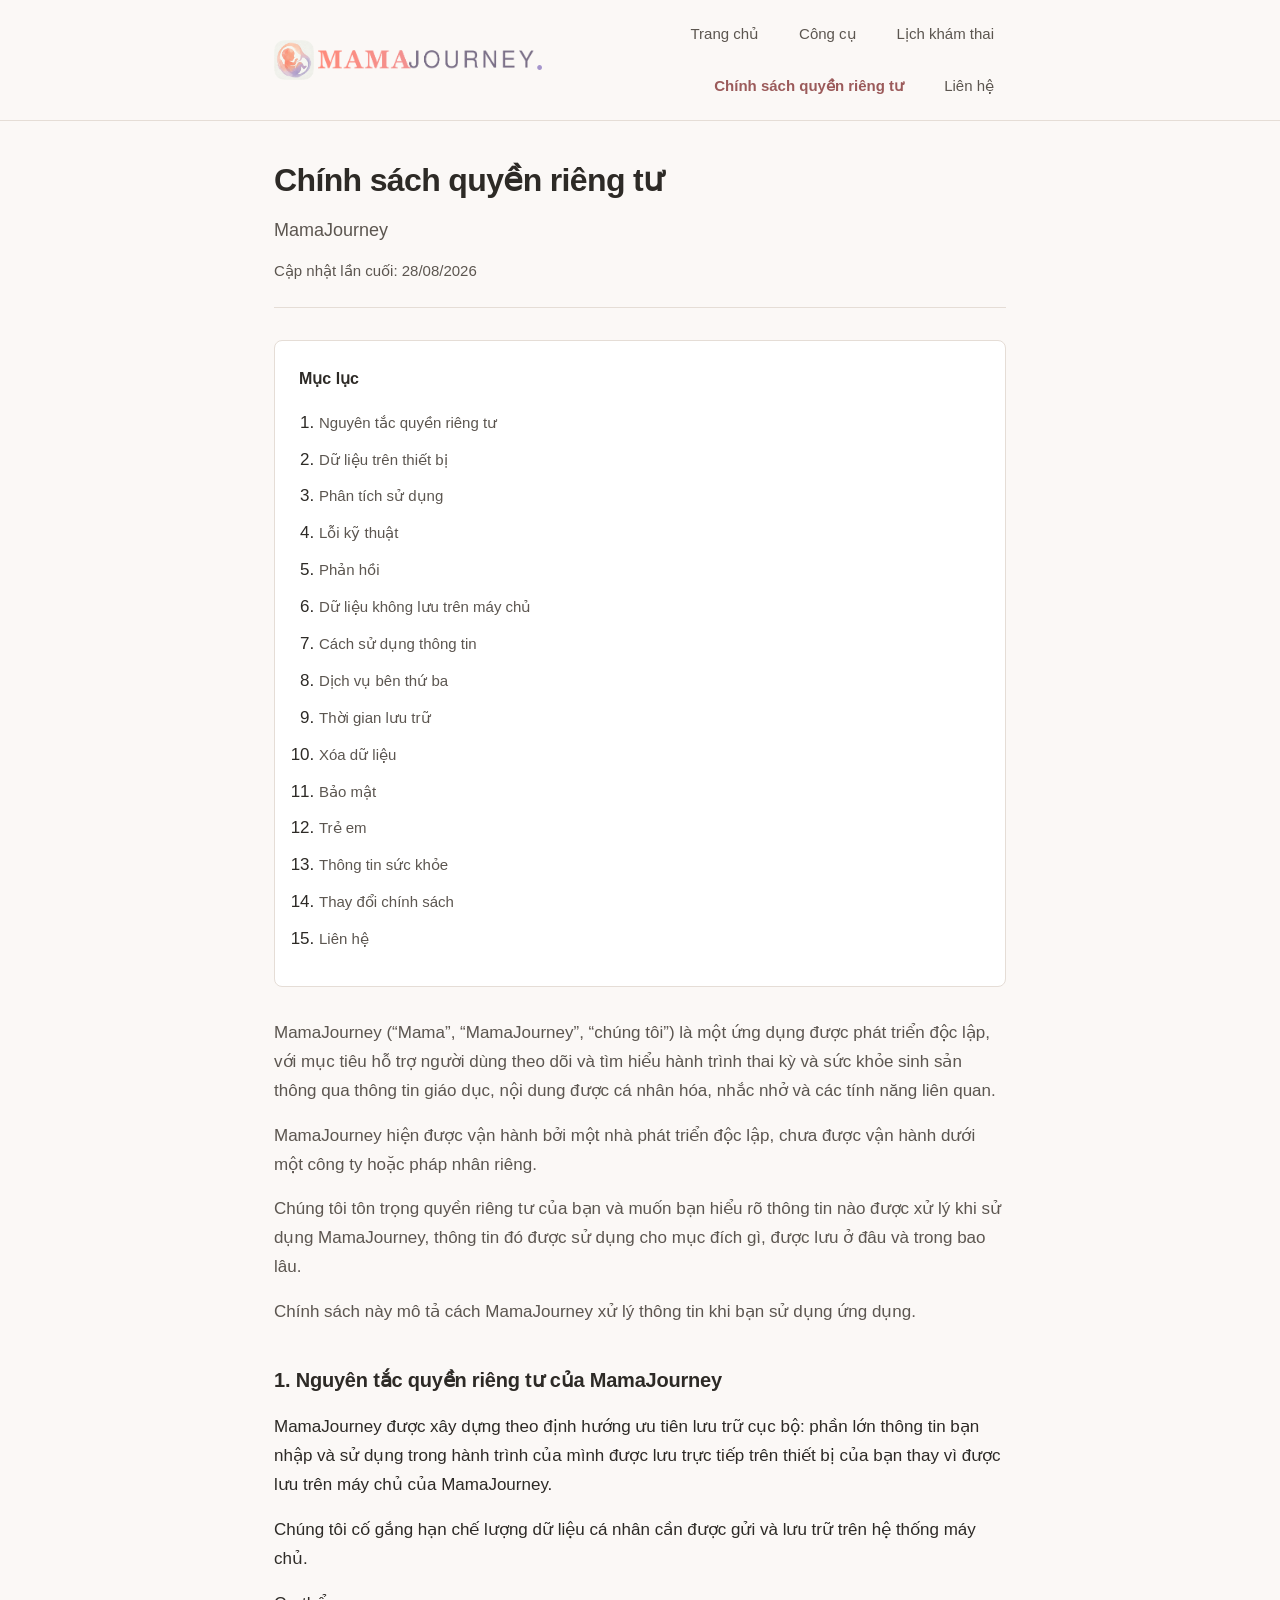
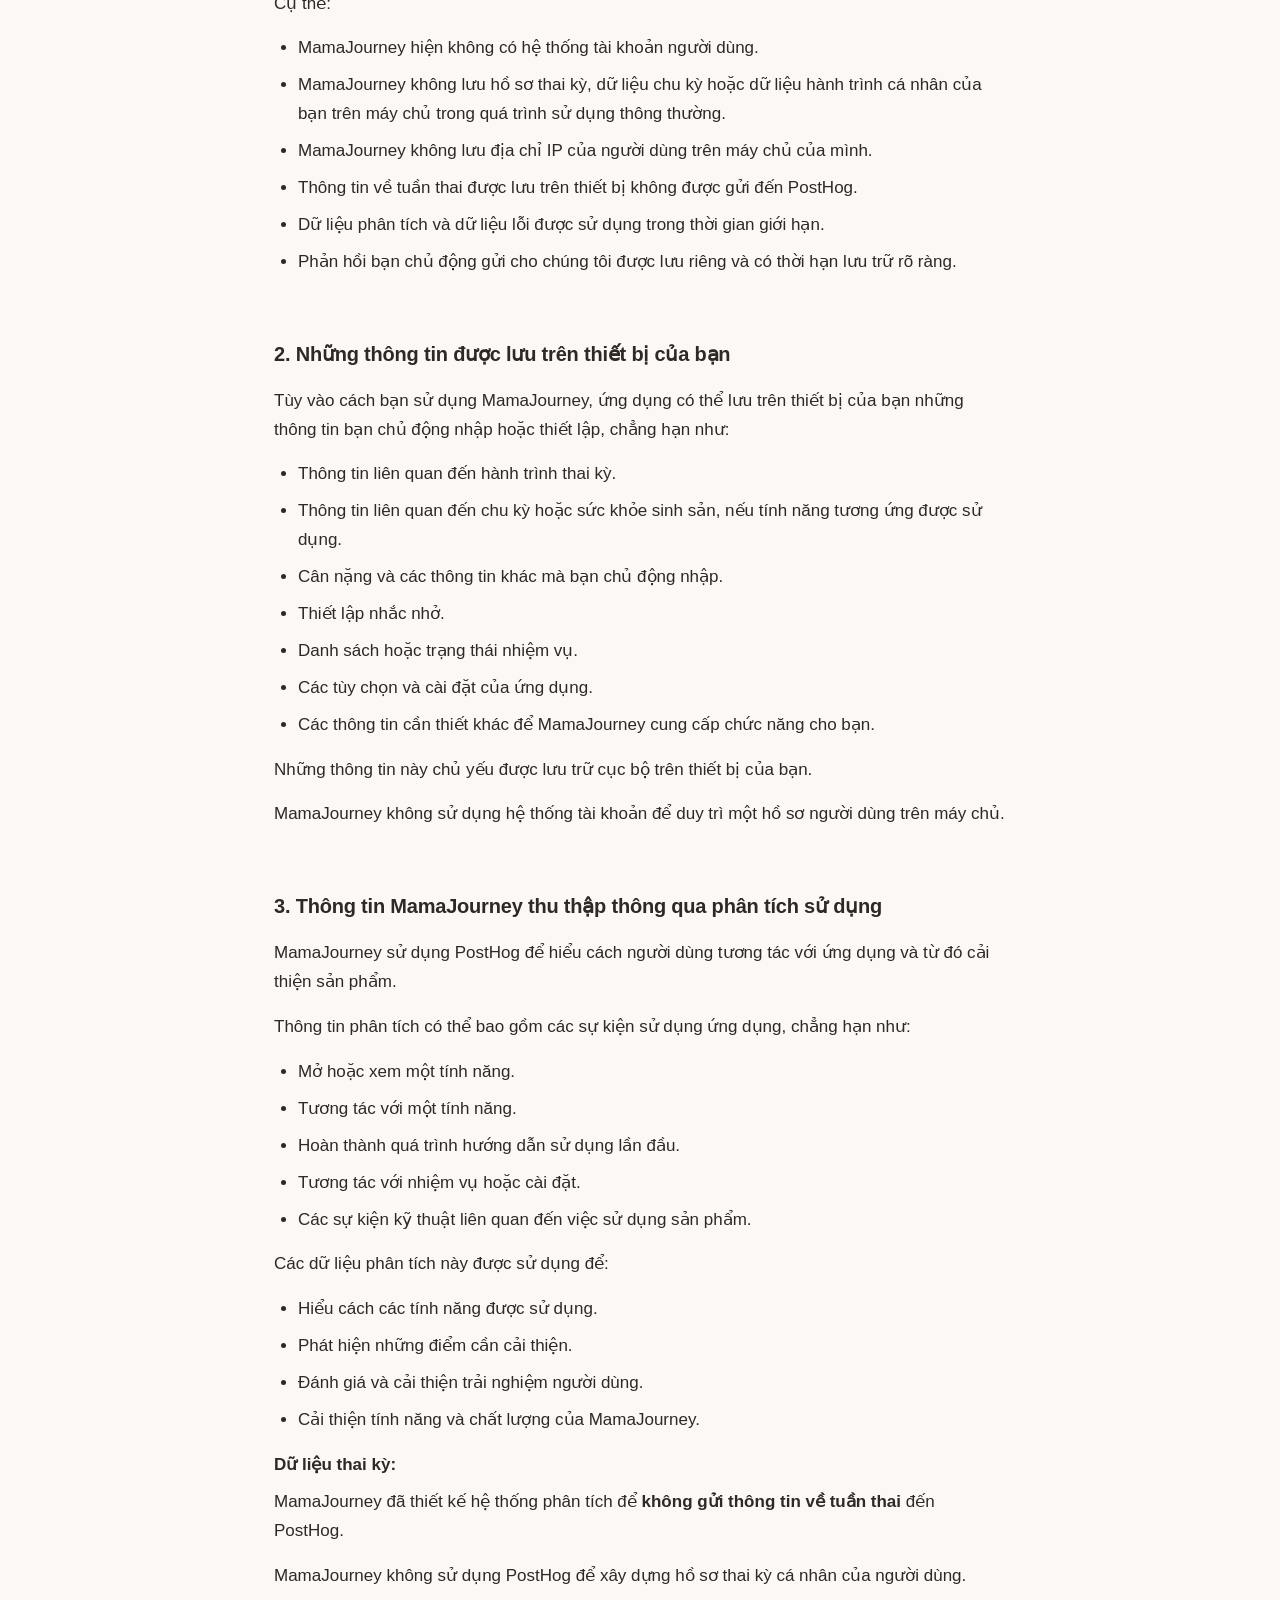
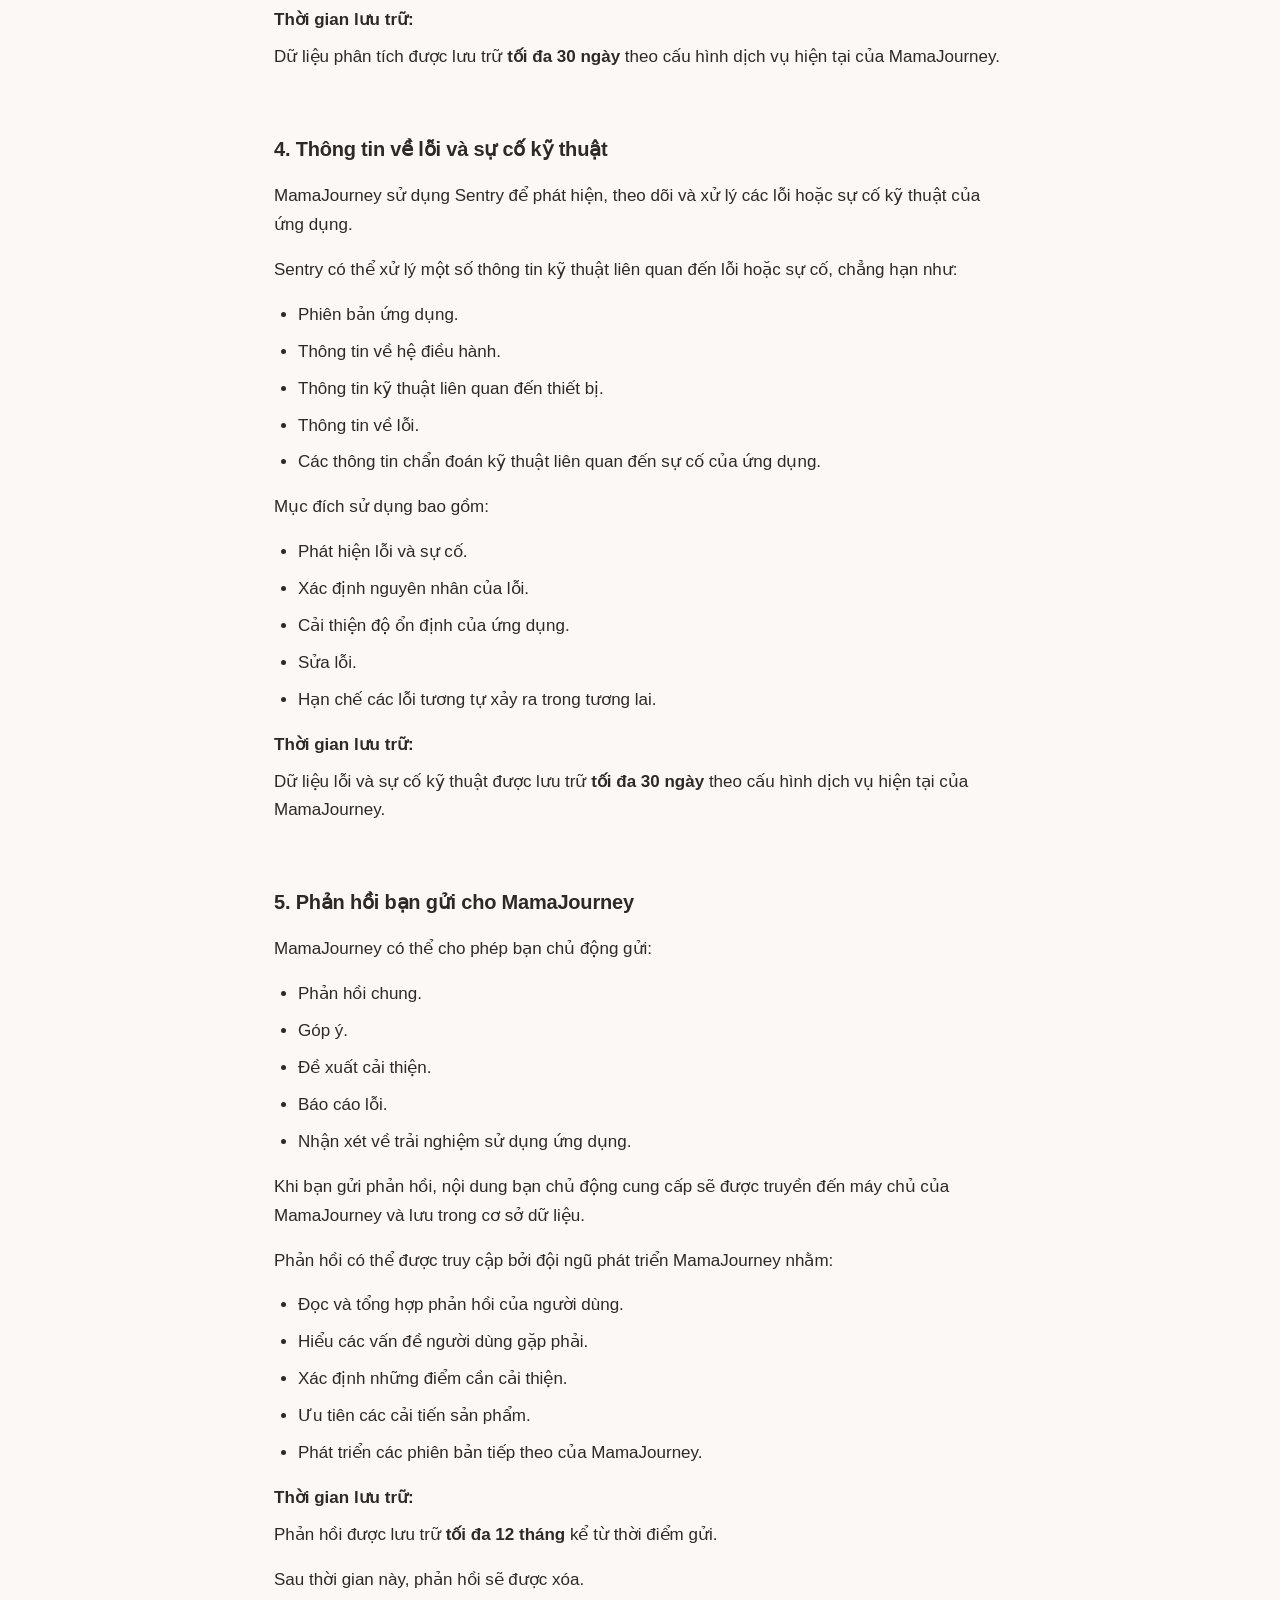
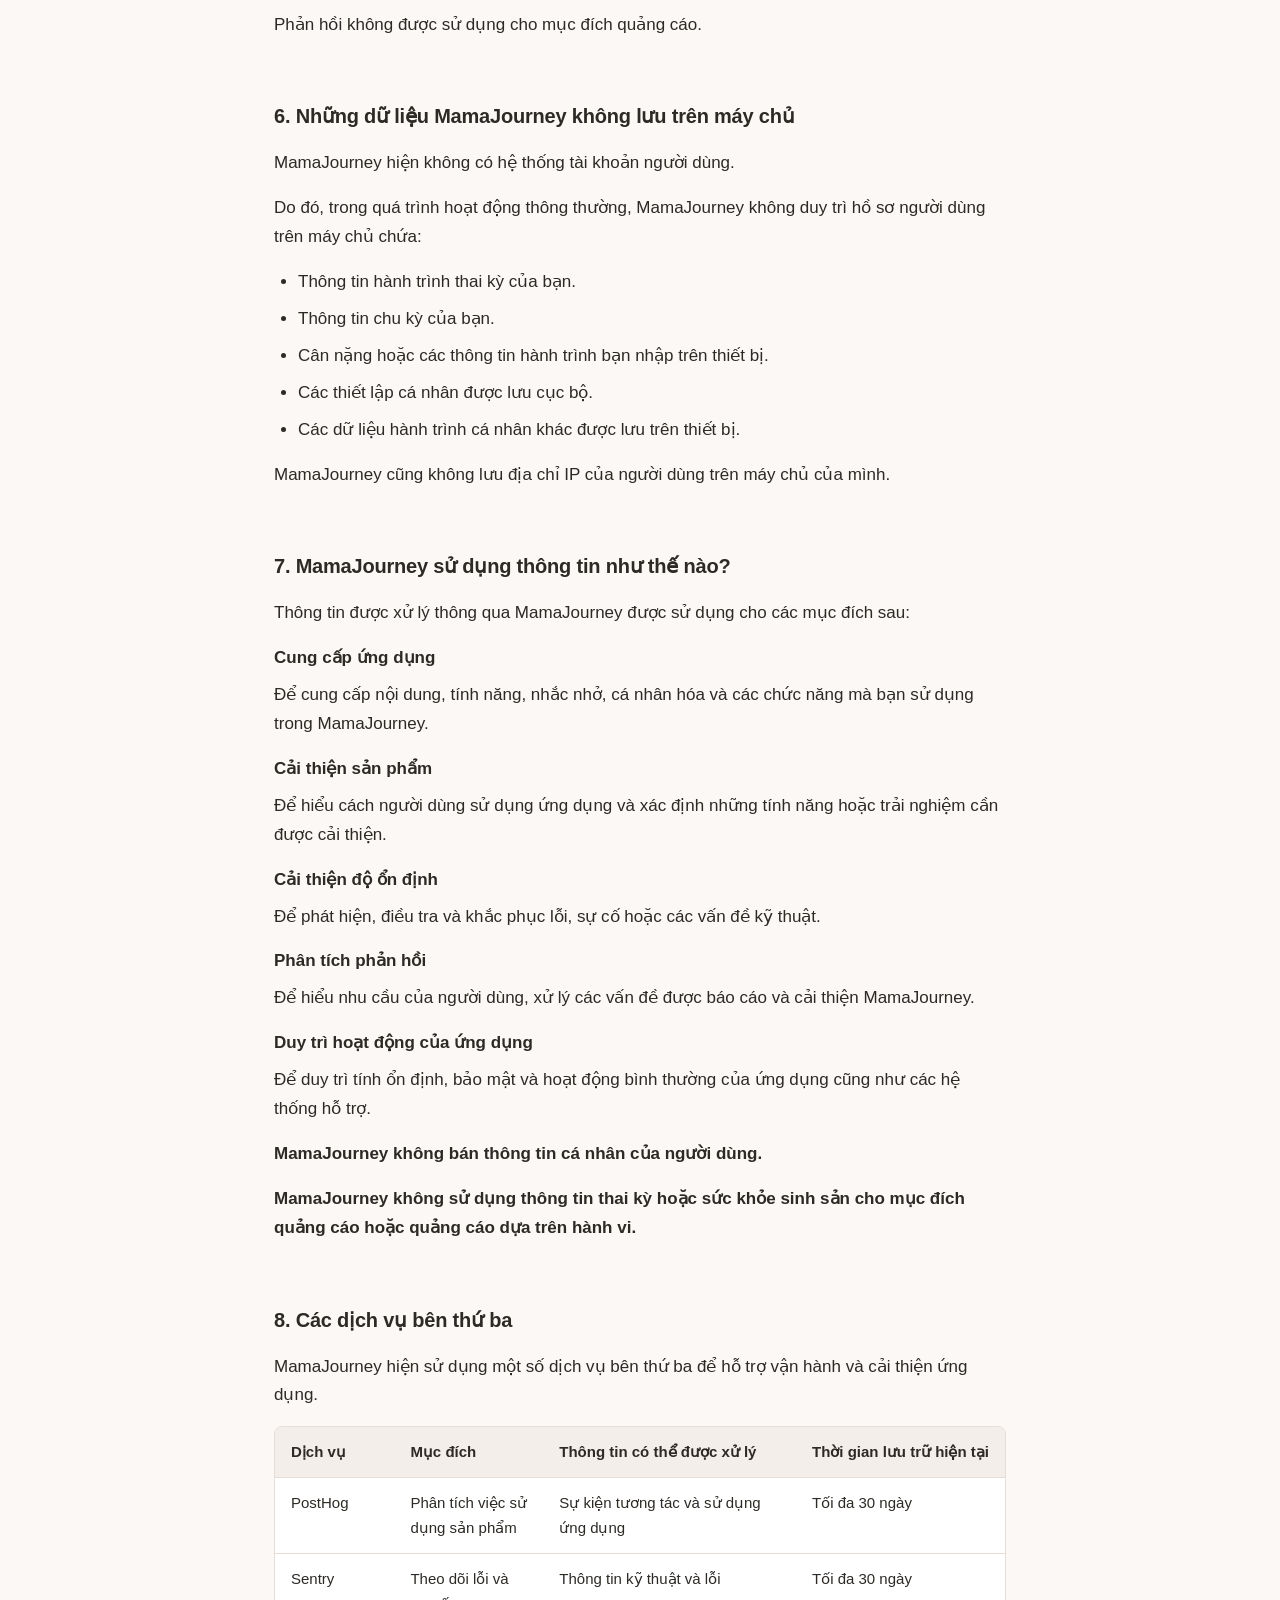
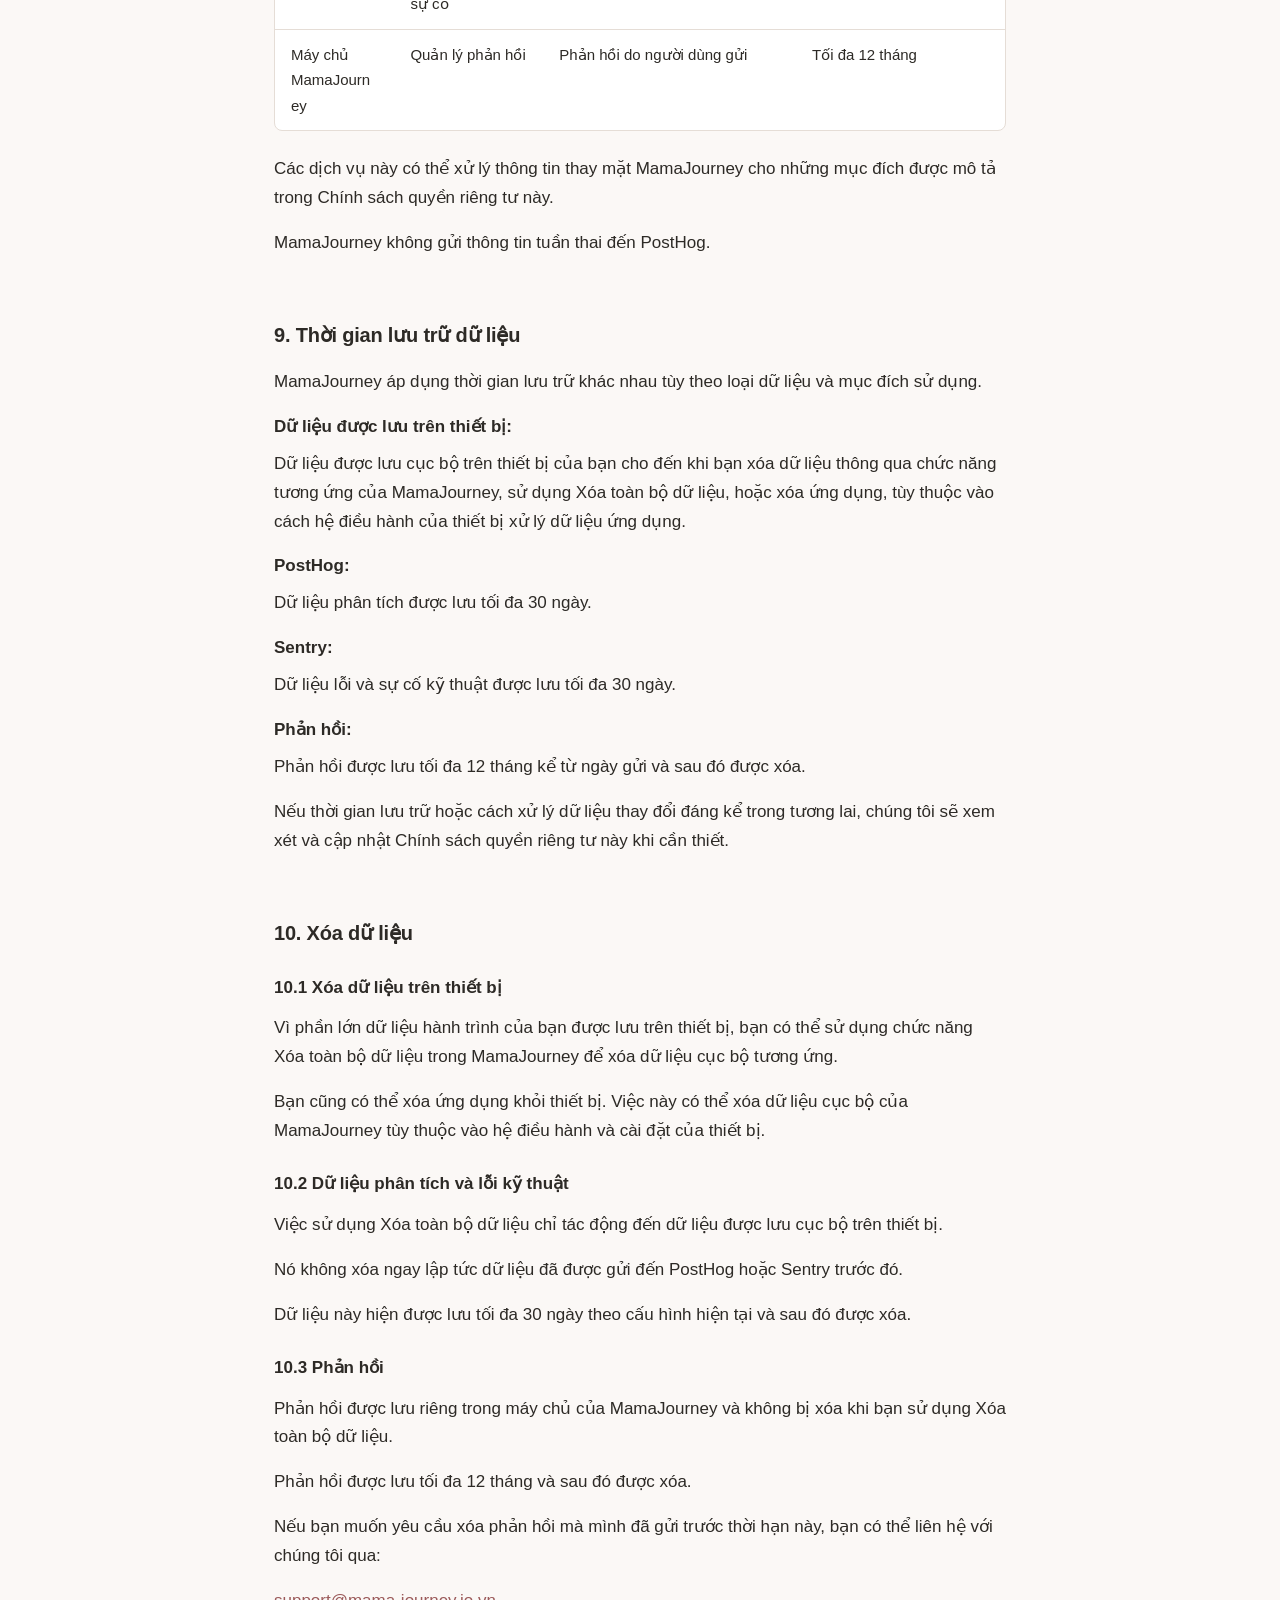
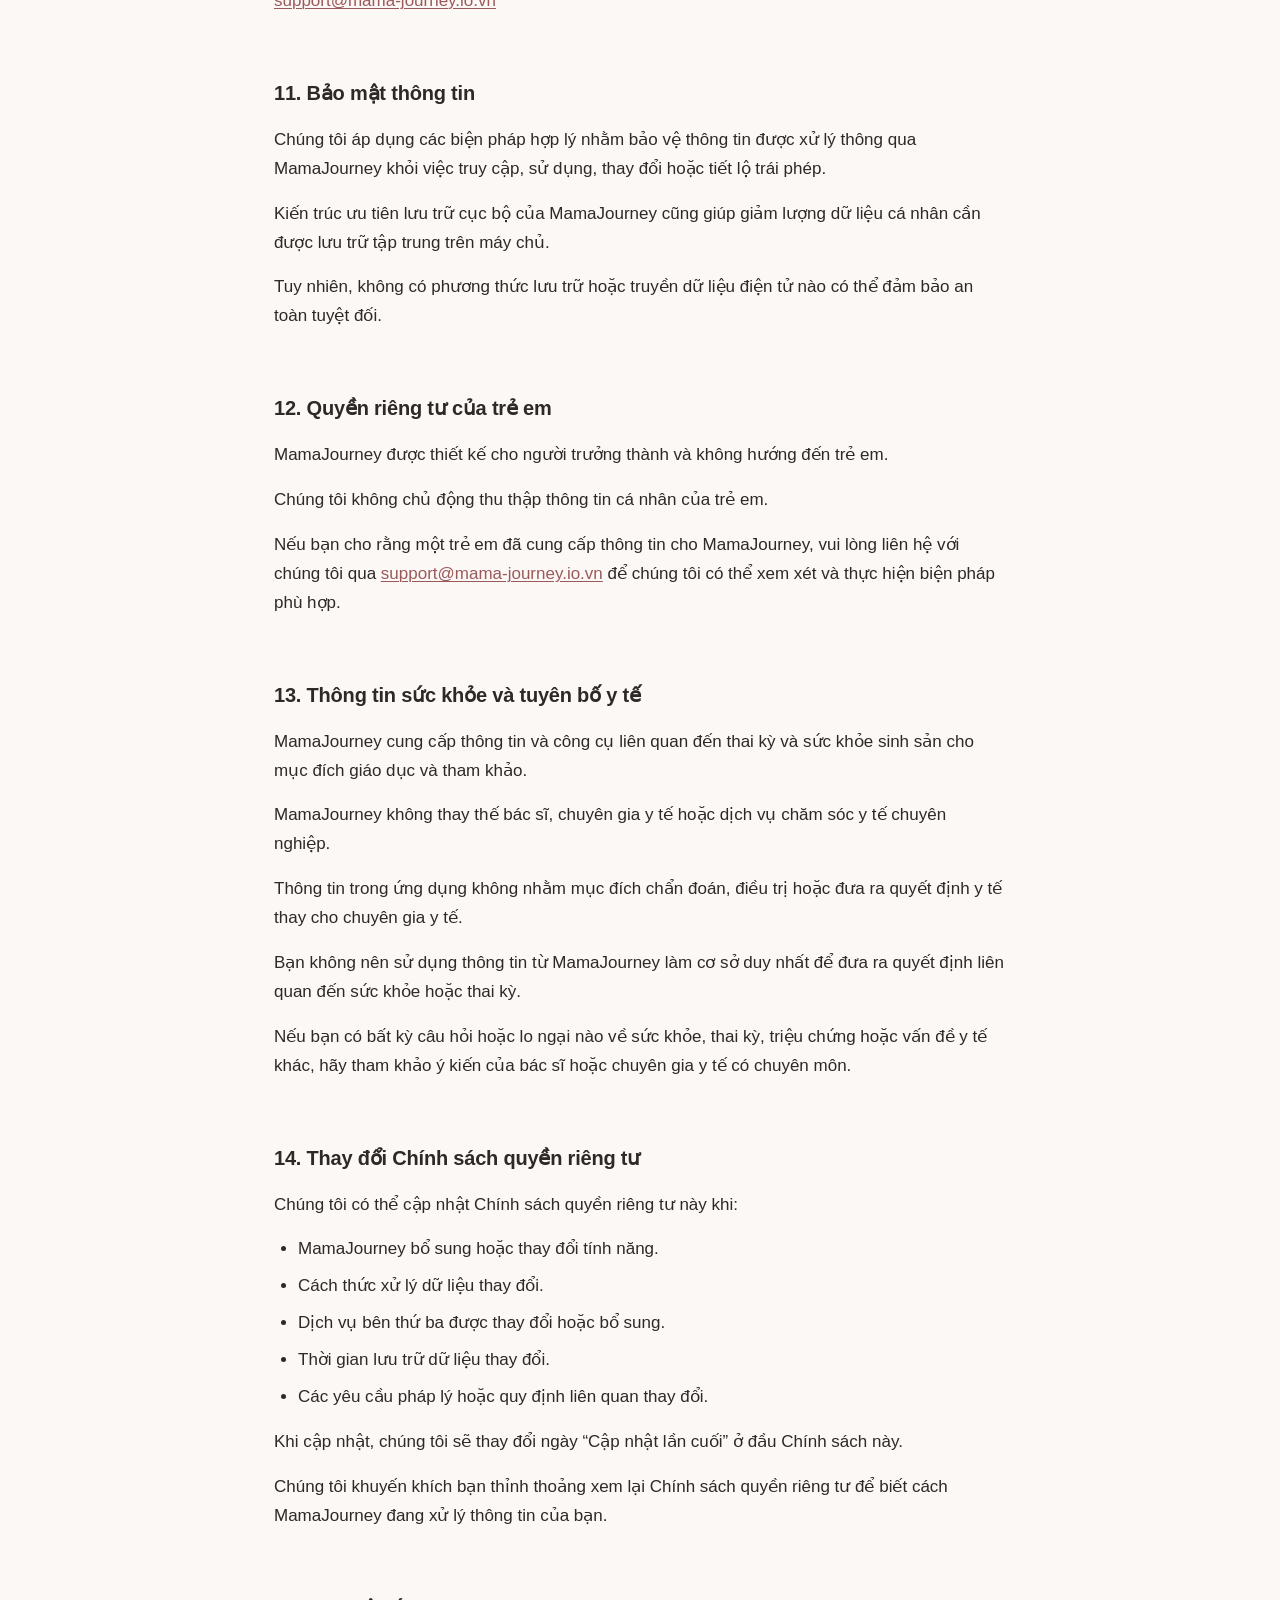
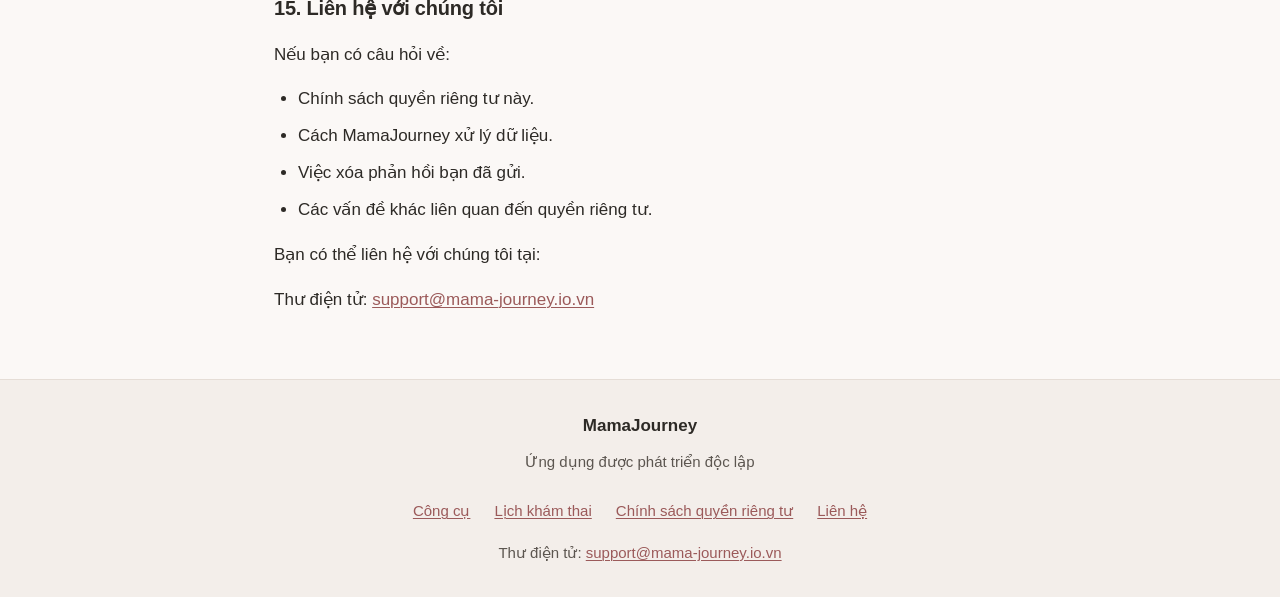
<file: privacy-policy/index.html>
<!DOCTYPE html>
<html lang="vi">
<head>
  <meta charset="UTF-8">
  <meta name="viewport" content="width=device-width, initial-scale=1.0">
  <meta name="description" content="Chính sách quyền riêng tư của MamaJourney — cách ứng dụng xử lý thông tin và dữ liệu của bạn.">
  <title>MamaJourney — Chính sách quyền riêng tư</title>
  <link rel="icon" href="../assets/application-icon.png" type="image/png">
  <link rel="apple-touch-icon" href="../assets/application-icon.png">
  <link rel="canonical" href="https://mama-journey.io.vn/privacy-policy/">
  <meta name="robots" content="index, follow">
  <link rel="stylesheet" href="../css/style.css">
</head>
<body>
  <!-- Generated from shared/legal/privacy-policy/privacy-policy.json -->
  <!-- Do not edit manually. Run: python3 scripts/build-privacy-policy.py -->
  <div class="page-wrapper">
    <header class="site-header">
      <div class="site-header__inner">
        <a href="../" class="site-logo" aria-label="MamaJourney — Trang chủ">
          <img src="../assets/application-icon.png" alt="" class="site-logo__icon" width="40" height="40">
          <img src="../assets/home-header.png" alt="MamaJourney" class="site-logo__wordmark" width="260" height="22">
        </a>
        <button
          type="button"
          class="site-nav__toggle"
          aria-expanded="false"
          aria-controls="primary-nav"
          aria-label="Mở menu điều hướng"
        >
          <span class="site-nav__toggle-icon" aria-hidden="true">
            <span class="site-nav__toggle-bar"></span>
          </span>
        </button>
        <nav class="site-nav" id="primary-nav" aria-label="Điều hướng chính">
          <ul>
            <li><a href="../">Trang chủ</a></li>
            <li><a href="../cong-cu/">Công cụ</a></li>
            <li><a href="../lich-kham-thai/">Lịch khám thai</a></li>
            <li><a href="../privacy-policy/" aria-current="page">Chính sách quyền riêng tư</a></li>
            <li><a href="../contact/">Liên hệ</a></li>
          </ul>
        </nav>
      </div>
    </header>

    <main>
      <header class="page-header">
        <h1>Chính sách quyền riêng tư</h1>
        <p class="page-header__subtitle">MamaJourney</p>
        <p class="page-header__date">Cập nhật lần cuối: 28/08/2026</p>
      </header>

      <nav class="toc" aria-label="Mục lục">
        <h2>Mục lục</h2>
        <ol>
          <li><a href="#privacy-principles">Nguyên tắc quyền riêng tư</a></li>
          <li><a href="#device-data">Dữ liệu trên thiết bị</a></li>
          <li><a href="#analytics">Phân tích sử dụng</a></li>
          <li><a href="#sentry">Lỗi kỹ thuật</a></li>
          <li><a href="#feedback">Phản hồi</a></li>
          <li><a href="#server-data">Dữ liệu không lưu trên máy chủ</a></li>
          <li><a href="#data-usage">Cách sử dụng thông tin</a></li>
          <li><a href="#third-party-services">Dịch vụ bên thứ ba</a></li>
          <li><a href="#data-retention">Thời gian lưu trữ</a></li>
          <li><a href="#data-deletion">Xóa dữ liệu</a></li>
          <li><a href="#security">Bảo mật</a></li>
          <li><a href="#children">Trẻ em</a></li>
          <li><a href="#medical-information">Thông tin sức khỏe</a></li>
          <li><a href="#policy-changes">Thay đổi chính sách</a></li>
          <li><a href="#contact">Liên hệ</a></li>
        </ol>
      </nav>

      <article class="legal-content">
        <p class="intro">MamaJourney (“Mama”, “MamaJourney”, “chúng tôi”) là một ứng dụng được phát triển độc lập, với mục tiêu hỗ trợ người dùng theo dõi và tìm hiểu hành trình thai kỳ và sức khỏe sinh sản thông qua thông tin giáo dục, nội dung được cá nhân hóa, nhắc nhở và các tính năng liên quan.</p>
        <p class="intro">MamaJourney hiện được vận hành bởi một nhà phát triển độc lập, chưa được vận hành dưới một công ty hoặc pháp nhân riêng.</p>
        <p class="intro">Chúng tôi tôn trọng quyền riêng tư của bạn và muốn bạn hiểu rõ thông tin nào được xử lý khi sử dụng MamaJourney, thông tin đó được sử dụng cho mục đích gì, được lưu ở đâu và trong bao lâu.</p>
        <p class="intro">Chính sách này mô tả cách MamaJourney xử lý thông tin khi bạn sử dụng ứng dụng.</p>

        <h2 id="privacy-principles">1. Nguyên tắc quyền riêng tư của MamaJourney</h2>
        <p>MamaJourney được xây dựng theo định hướng ưu tiên lưu trữ cục bộ: phần lớn thông tin bạn nhập và sử dụng trong hành trình của mình được lưu trực tiếp trên thiết bị của bạn thay vì được lưu trên máy chủ của MamaJourney.</p>
        <p>Chúng tôi cố gắng hạn chế lượng dữ liệu cá nhân cần được gửi và lưu trữ trên hệ thống máy chủ.</p>
        <p>Cụ thể:</p>
        <ul><li>MamaJourney hiện không có hệ thống tài khoản người dùng.</li><li>MamaJourney không lưu hồ sơ thai kỳ, dữ liệu chu kỳ hoặc dữ liệu hành trình cá nhân của bạn trên máy chủ trong quá trình sử dụng thông thường.</li><li>MamaJourney không lưu địa chỉ IP của người dùng trên máy chủ của mình.</li><li>Thông tin về tuần thai được lưu trên thiết bị không được gửi đến PostHog.</li><li>Dữ liệu phân tích và dữ liệu lỗi được sử dụng trong thời gian giới hạn.</li><li>Phản hồi bạn chủ động gửi cho chúng tôi được lưu riêng và có thời hạn lưu trữ rõ ràng.</li></ul>
        
        

        <h2 id="device-data">2. Những thông tin được lưu trên thiết bị của bạn</h2>
        <p>Tùy vào cách bạn sử dụng MamaJourney, ứng dụng có thể lưu trên thiết bị của bạn những thông tin bạn chủ động nhập hoặc thiết lập, chẳng hạn như:</p>
        <ul><li>Thông tin liên quan đến hành trình thai kỳ.</li><li>Thông tin liên quan đến chu kỳ hoặc sức khỏe sinh sản, nếu tính năng tương ứng được sử dụng.</li><li>Cân nặng và các thông tin khác mà bạn chủ động nhập.</li><li>Thiết lập nhắc nhở.</li><li>Danh sách hoặc trạng thái nhiệm vụ.</li><li>Các tùy chọn và cài đặt của ứng dụng.</li><li>Các thông tin cần thiết khác để MamaJourney cung cấp chức năng cho bạn.</li></ul>
        <p>Những thông tin này chủ yếu được lưu trữ cục bộ trên thiết bị của bạn.</p>
        <p>MamaJourney không sử dụng hệ thống tài khoản để duy trì một hồ sơ người dùng trên máy chủ.</p>
        
        

        <h2 id="analytics">3. Thông tin MamaJourney thu thập thông qua phân tích sử dụng</h2>
        <p>MamaJourney sử dụng PostHog để hiểu cách người dùng tương tác với ứng dụng và từ đó cải thiện sản phẩm.</p>
        <p>Thông tin phân tích có thể bao gồm các sự kiện sử dụng ứng dụng, chẳng hạn như:</p>
        <ul><li>Mở hoặc xem một tính năng.</li><li>Tương tác với một tính năng.</li><li>Hoàn thành quá trình hướng dẫn sử dụng lần đầu.</li><li>Tương tác với nhiệm vụ hoặc cài đặt.</li><li>Các sự kiện kỹ thuật liên quan đến việc sử dụng sản phẩm.</li></ul>
        <p>Các dữ liệu phân tích này được sử dụng để:</p>
        <ul><li>Hiểu cách các tính năng được sử dụng.</li><li>Phát hiện những điểm cần cải thiện.</li><li>Đánh giá và cải thiện trải nghiệm người dùng.</li><li>Cải thiện tính năng và chất lượng của MamaJourney.</li></ul>
        <p class="section-label">Dữ liệu thai kỳ:</p>
        <p>MamaJourney đã thiết kế hệ thống phân tích để <strong>không gửi thông tin về tuần thai</strong> đến PostHog.</p>
        <p>MamaJourney không sử dụng PostHog để xây dựng hồ sơ thai kỳ cá nhân của người dùng.</p>
        <p class="section-label">Thời gian lưu trữ:</p>
        <p>Dữ liệu phân tích được lưu trữ <strong>tối đa 30 ngày</strong> theo cấu hình dịch vụ hiện tại của MamaJourney.</p>
        
        

        <h2 id="sentry">4. Thông tin về lỗi và sự cố kỹ thuật</h2>
        <p>MamaJourney sử dụng Sentry để phát hiện, theo dõi và xử lý các lỗi hoặc sự cố kỹ thuật của ứng dụng.</p>
        <p>Sentry có thể xử lý một số thông tin kỹ thuật liên quan đến lỗi hoặc sự cố, chẳng hạn như:</p>
        <ul><li>Phiên bản ứng dụng.</li><li>Thông tin về hệ điều hành.</li><li>Thông tin kỹ thuật liên quan đến thiết bị.</li><li>Thông tin về lỗi.</li><li>Các thông tin chẩn đoán kỹ thuật liên quan đến sự cố của ứng dụng.</li></ul>
        <p>Mục đích sử dụng bao gồm:</p>
        <ul><li>Phát hiện lỗi và sự cố.</li><li>Xác định nguyên nhân của lỗi.</li><li>Cải thiện độ ổn định của ứng dụng.</li><li>Sửa lỗi.</li><li>Hạn chế các lỗi tương tự xảy ra trong tương lai.</li></ul>
        <p class="section-label">Thời gian lưu trữ:</p>
        <p>Dữ liệu lỗi và sự cố kỹ thuật được lưu trữ <strong>tối đa 30 ngày</strong> theo cấu hình dịch vụ hiện tại của MamaJourney.</p>
        
        

        <h2 id="feedback">5. Phản hồi bạn gửi cho MamaJourney</h2>
        <p>MamaJourney có thể cho phép bạn chủ động gửi:</p>
        <ul><li>Phản hồi chung.</li><li>Góp ý.</li><li>Đề xuất cải thiện.</li><li>Báo cáo lỗi.</li><li>Nhận xét về trải nghiệm sử dụng ứng dụng.</li></ul>
        <p>Khi bạn gửi phản hồi, nội dung bạn chủ động cung cấp sẽ được truyền đến máy chủ của MamaJourney và lưu trong cơ sở dữ liệu.</p>
        <p>Phản hồi có thể được truy cập bởi đội ngũ phát triển MamaJourney nhằm:</p>
        <ul><li>Đọc và tổng hợp phản hồi của người dùng.</li><li>Hiểu các vấn đề người dùng gặp phải.</li><li>Xác định những điểm cần cải thiện.</li><li>Ưu tiên các cải tiến sản phẩm.</li><li>Phát triển các phiên bản tiếp theo của MamaJourney.</li></ul>
        <p class="section-label">Thời gian lưu trữ:</p>
        <p>Phản hồi được lưu trữ <strong>tối đa 12 tháng</strong> kể từ thời điểm gửi.</p>
        <p>Sau thời gian này, phản hồi sẽ được xóa.</p>
        <p>Phản hồi không được sử dụng cho mục đích quảng cáo.</p>
        
        

        <h2 id="server-data">6. Những dữ liệu MamaJourney không lưu trên máy chủ</h2>
        <p>MamaJourney hiện không có hệ thống tài khoản người dùng.</p>
        <p>Do đó, trong quá trình hoạt động thông thường, MamaJourney không duy trì hồ sơ người dùng trên máy chủ chứa:</p>
        <ul><li>Thông tin hành trình thai kỳ của bạn.</li><li>Thông tin chu kỳ của bạn.</li><li>Cân nặng hoặc các thông tin hành trình bạn nhập trên thiết bị.</li><li>Các thiết lập cá nhân được lưu cục bộ.</li><li>Các dữ liệu hành trình cá nhân khác được lưu trên thiết bị.</li></ul>
        <p>MamaJourney cũng không lưu địa chỉ IP của người dùng trên máy chủ của mình.</p>
        
        

        <h2 id="data-usage">7. MamaJourney sử dụng thông tin như thế nào?</h2>
        <p>Thông tin được xử lý thông qua MamaJourney được sử dụng cho các mục đích sau:</p>
        <p class="section-label">Cung cấp ứng dụng</p>
        <p>Để cung cấp nội dung, tính năng, nhắc nhở, cá nhân hóa và các chức năng mà bạn sử dụng trong MamaJourney.</p>
        <p class="section-label">Cải thiện sản phẩm</p>
        <p>Để hiểu cách người dùng sử dụng ứng dụng và xác định những tính năng hoặc trải nghiệm cần được cải thiện.</p>
        <p class="section-label">Cải thiện độ ổn định</p>
        <p>Để phát hiện, điều tra và khắc phục lỗi, sự cố hoặc các vấn đề kỹ thuật.</p>
        <p class="section-label">Phân tích phản hồi</p>
        <p>Để hiểu nhu cầu của người dùng, xử lý các vấn đề được báo cáo và cải thiện MamaJourney.</p>
        <p class="section-label">Duy trì hoạt động của ứng dụng</p>
        <p>Để duy trì tính ổn định, bảo mật và hoạt động bình thường của ứng dụng cũng như các hệ thống hỗ trợ.</p>
        <p><strong>MamaJourney không bán thông tin cá nhân của người dùng.</strong></p>
        <p><strong>MamaJourney không sử dụng thông tin thai kỳ hoặc sức khỏe sinh sản cho mục đích quảng cáo hoặc quảng cáo dựa trên hành vi.</strong></p>
        
        

        <h2 id="third-party-services">8. Các dịch vụ bên thứ ba</h2>
        <p>MamaJourney hiện sử dụng một số dịch vụ bên thứ ba để hỗ trợ vận hành và cải thiện ứng dụng.</p>
        <div class="table-wrapper" role="region" aria-label="Bảng dịch vụ bên thứ ba" tabindex="0">
          <table>
            <thead>
              <tr>
                <th scope="col">Dịch vụ</th><th scope="col">Mục đích</th><th scope="col">Thông tin có thể được xử lý</th><th scope="col">Thời gian lưu trữ hiện tại</th>
              </tr>
            </thead>
            <tbody>
              <tr><td data-label="Dịch vụ">PostHog</td><td data-label="Mục đích">Phân tích việc sử dụng sản phẩm</td><td data-label="Thông tin có thể được xử lý">Sự kiện tương tác và sử dụng ứng dụng</td><td data-label="Thời gian lưu trữ hiện tại">Tối đa 30 ngày</td></tr><tr><td data-label="Dịch vụ">Sentry</td><td data-label="Mục đích">Theo dõi lỗi và sự cố</td><td data-label="Thông tin có thể được xử lý">Thông tin kỹ thuật và lỗi</td><td data-label="Thời gian lưu trữ hiện tại">Tối đa 30 ngày</td></tr><tr><td data-label="Dịch vụ">Máy chủ MamaJourney</td><td data-label="Mục đích">Quản lý phản hồi</td><td data-label="Thông tin có thể được xử lý">Phản hồi do người dùng gửi</td><td data-label="Thời gian lưu trữ hiện tại">Tối đa 12 tháng</td></tr>
            </tbody>
          </table>
        </div>
        <p>Các dịch vụ này có thể xử lý thông tin thay mặt MamaJourney cho những mục đích được mô tả trong Chính sách quyền riêng tư này.</p>
        <p>MamaJourney không gửi thông tin tuần thai đến PostHog.</p>

        <h2 id="data-retention">9. Thời gian lưu trữ dữ liệu</h2>
        <p>MamaJourney áp dụng thời gian lưu trữ khác nhau tùy theo loại dữ liệu và mục đích sử dụng.</p>
        <p class="section-label">Dữ liệu được lưu trên thiết bị:</p>
        <p>Dữ liệu được lưu cục bộ trên thiết bị của bạn cho đến khi bạn xóa dữ liệu thông qua chức năng tương ứng của MamaJourney, sử dụng Xóa toàn bộ dữ liệu, hoặc xóa ứng dụng, tùy thuộc vào cách hệ điều hành của thiết bị xử lý dữ liệu ứng dụng.</p>
        <p class="section-label">PostHog:</p>
        <p>Dữ liệu phân tích được lưu tối đa 30 ngày.</p>
        <p class="section-label">Sentry:</p>
        <p>Dữ liệu lỗi và sự cố kỹ thuật được lưu tối đa 30 ngày.</p>
        <p class="section-label">Phản hồi:</p>
        <p>Phản hồi được lưu tối đa 12 tháng kể từ ngày gửi và sau đó được xóa.</p>
        <p>Nếu thời gian lưu trữ hoặc cách xử lý dữ liệu thay đổi đáng kể trong tương lai, chúng tôi sẽ xem xét và cập nhật Chính sách quyền riêng tư này khi cần thiết.</p>
        
        

        <h2 id="data-deletion">10. Xóa dữ liệu</h2>
        <h3 id="xoa-thiet-bi">10.1 Xóa dữ liệu trên thiết bị</h3>
        <p>Vì phần lớn dữ liệu hành trình của bạn được lưu trên thiết bị, bạn có thể sử dụng chức năng Xóa toàn bộ dữ liệu trong MamaJourney để xóa dữ liệu cục bộ tương ứng.</p>
        <p>Bạn cũng có thể xóa ứng dụng khỏi thiết bị. Việc này có thể xóa dữ liệu cục bộ của MamaJourney tùy thuộc vào hệ điều hành và cài đặt của thiết bị.</p>
        <h3 id="xoa-phan-tich">10.2 Dữ liệu phân tích và lỗi kỹ thuật</h3>
        <p>Việc sử dụng Xóa toàn bộ dữ liệu chỉ tác động đến dữ liệu được lưu cục bộ trên thiết bị.</p>
        <p>Nó không xóa ngay lập tức dữ liệu đã được gửi đến PostHog hoặc Sentry trước đó.</p>
        <p>Dữ liệu này hiện được lưu tối đa 30 ngày theo cấu hình hiện tại và sau đó được xóa.</p>
        <h3 id="xoa-phan-hoi">10.3 Phản hồi</h3>
        <p>Phản hồi được lưu riêng trong máy chủ của MamaJourney và không bị xóa khi bạn sử dụng Xóa toàn bộ dữ liệu.</p>
        <p>Phản hồi được lưu tối đa 12 tháng và sau đó được xóa.</p>
        <p>Nếu bạn muốn yêu cầu xóa phản hồi mà mình đã gửi trước thời hạn này, bạn có thể liên hệ với chúng tôi qua:</p>
        <p><a href="mailto:support@mama-journey.io.vn">support@mama-journey.io.vn</a></p>
        
        

        <h2 id="security">11. Bảo mật thông tin</h2>
        <p>Chúng tôi áp dụng các biện pháp hợp lý nhằm bảo vệ thông tin được xử lý thông qua MamaJourney khỏi việc truy cập, sử dụng, thay đổi hoặc tiết lộ trái phép.</p>
        <p>Kiến trúc ưu tiên lưu trữ cục bộ của MamaJourney cũng giúp giảm lượng dữ liệu cá nhân cần được lưu trữ tập trung trên máy chủ.</p>
        <p>Tuy nhiên, không có phương thức lưu trữ hoặc truyền dữ liệu điện tử nào có thể đảm bảo an toàn tuyệt đối.</p>
        
        

        <h2 id="children">12. Quyền riêng tư của trẻ em</h2>
        <p>MamaJourney được thiết kế cho người trưởng thành và không hướng đến trẻ em.</p>
        <p>Chúng tôi không chủ động thu thập thông tin cá nhân của trẻ em.</p>
        <p>Nếu bạn cho rằng một trẻ em đã cung cấp thông tin cho MamaJourney, vui lòng liên hệ với chúng tôi qua <a href="mailto:support@mama-journey.io.vn">support@mama-journey.io.vn</a> để chúng tôi có thể xem xét và thực hiện biện pháp phù hợp.</p>
        
        

        <h2 id="medical-information">13. Thông tin sức khỏe và tuyên bố y tế</h2>
        <p>MamaJourney cung cấp thông tin và công cụ liên quan đến thai kỳ và sức khỏe sinh sản cho mục đích giáo dục và tham khảo.</p>
        <p>MamaJourney không thay thế bác sĩ, chuyên gia y tế hoặc dịch vụ chăm sóc y tế chuyên nghiệp.</p>
        <p>Thông tin trong ứng dụng không nhằm mục đích chẩn đoán, điều trị hoặc đưa ra quyết định y tế thay cho chuyên gia y tế.</p>
        <p>Bạn không nên sử dụng thông tin từ MamaJourney làm cơ sở duy nhất để đưa ra quyết định liên quan đến sức khỏe hoặc thai kỳ.</p>
        <p>Nếu bạn có bất kỳ câu hỏi hoặc lo ngại nào về sức khỏe, thai kỳ, triệu chứng hoặc vấn đề y tế khác, hãy tham khảo ý kiến của bác sĩ hoặc chuyên gia y tế có chuyên môn.</p>
        
        

        <h2 id="policy-changes">14. Thay đổi Chính sách quyền riêng tư</h2>
        <p>Chúng tôi có thể cập nhật Chính sách quyền riêng tư này khi:</p>
        <ul><li>MamaJourney bổ sung hoặc thay đổi tính năng.</li><li>Cách thức xử lý dữ liệu thay đổi.</li><li>Dịch vụ bên thứ ba được thay đổi hoặc bổ sung.</li><li>Thời gian lưu trữ dữ liệu thay đổi.</li><li>Các yêu cầu pháp lý hoặc quy định liên quan thay đổi.</li></ul>
        <p>Khi cập nhật, chúng tôi sẽ thay đổi ngày “Cập nhật lần cuối” ở đầu Chính sách này.</p>
        <p>Chúng tôi khuyến khích bạn thỉnh thoảng xem lại Chính sách quyền riêng tư để biết cách MamaJourney đang xử lý thông tin của bạn.</p>
        
        

        <h2 id="contact">15. Liên hệ với chúng tôi</h2>
        <p>Nếu bạn có câu hỏi về:</p>
        <ul><li>Chính sách quyền riêng tư này.</li><li>Cách MamaJourney xử lý dữ liệu.</li><li>Việc xóa phản hồi bạn đã gửi.</li><li>Các vấn đề khác liên quan đến quyền riêng tư.</li></ul>
        <p>Bạn có thể liên hệ với chúng tôi tại:</p>
        <p>Thư điện tử: <a href="mailto:support@mama-journey.io.vn">support@mama-journey.io.vn</a></p>
        
        
      </article>
    </main>

    <footer class="site-footer">
      <div class="site-footer__inner">
        <p class="site-footer__brand">MamaJourney</p>
        <p class="site-footer__tagline">Ứng dụng được phát triển độc lập</p>
        <nav class="site-footer__links" aria-label="Liên kết chân trang">
          <a href="../cong-cu/">Công cụ</a>
          <a href="../lich-kham-thai/">Lịch khám thai</a>
          <a href="../privacy-policy/">Chính sách quyền riêng tư</a>
          <a href="../contact/">Liên hệ</a>
        </nav>
        <p class="site-footer__email">
          Thư điện tử: <a href="mailto:support@mama-journey.io.vn">support@mama-journey.io.vn</a>
        </p>
      </div>
    </footer>
  </div>
  <script src="../js/nav.js"></script>
</body>
</html>
</file>
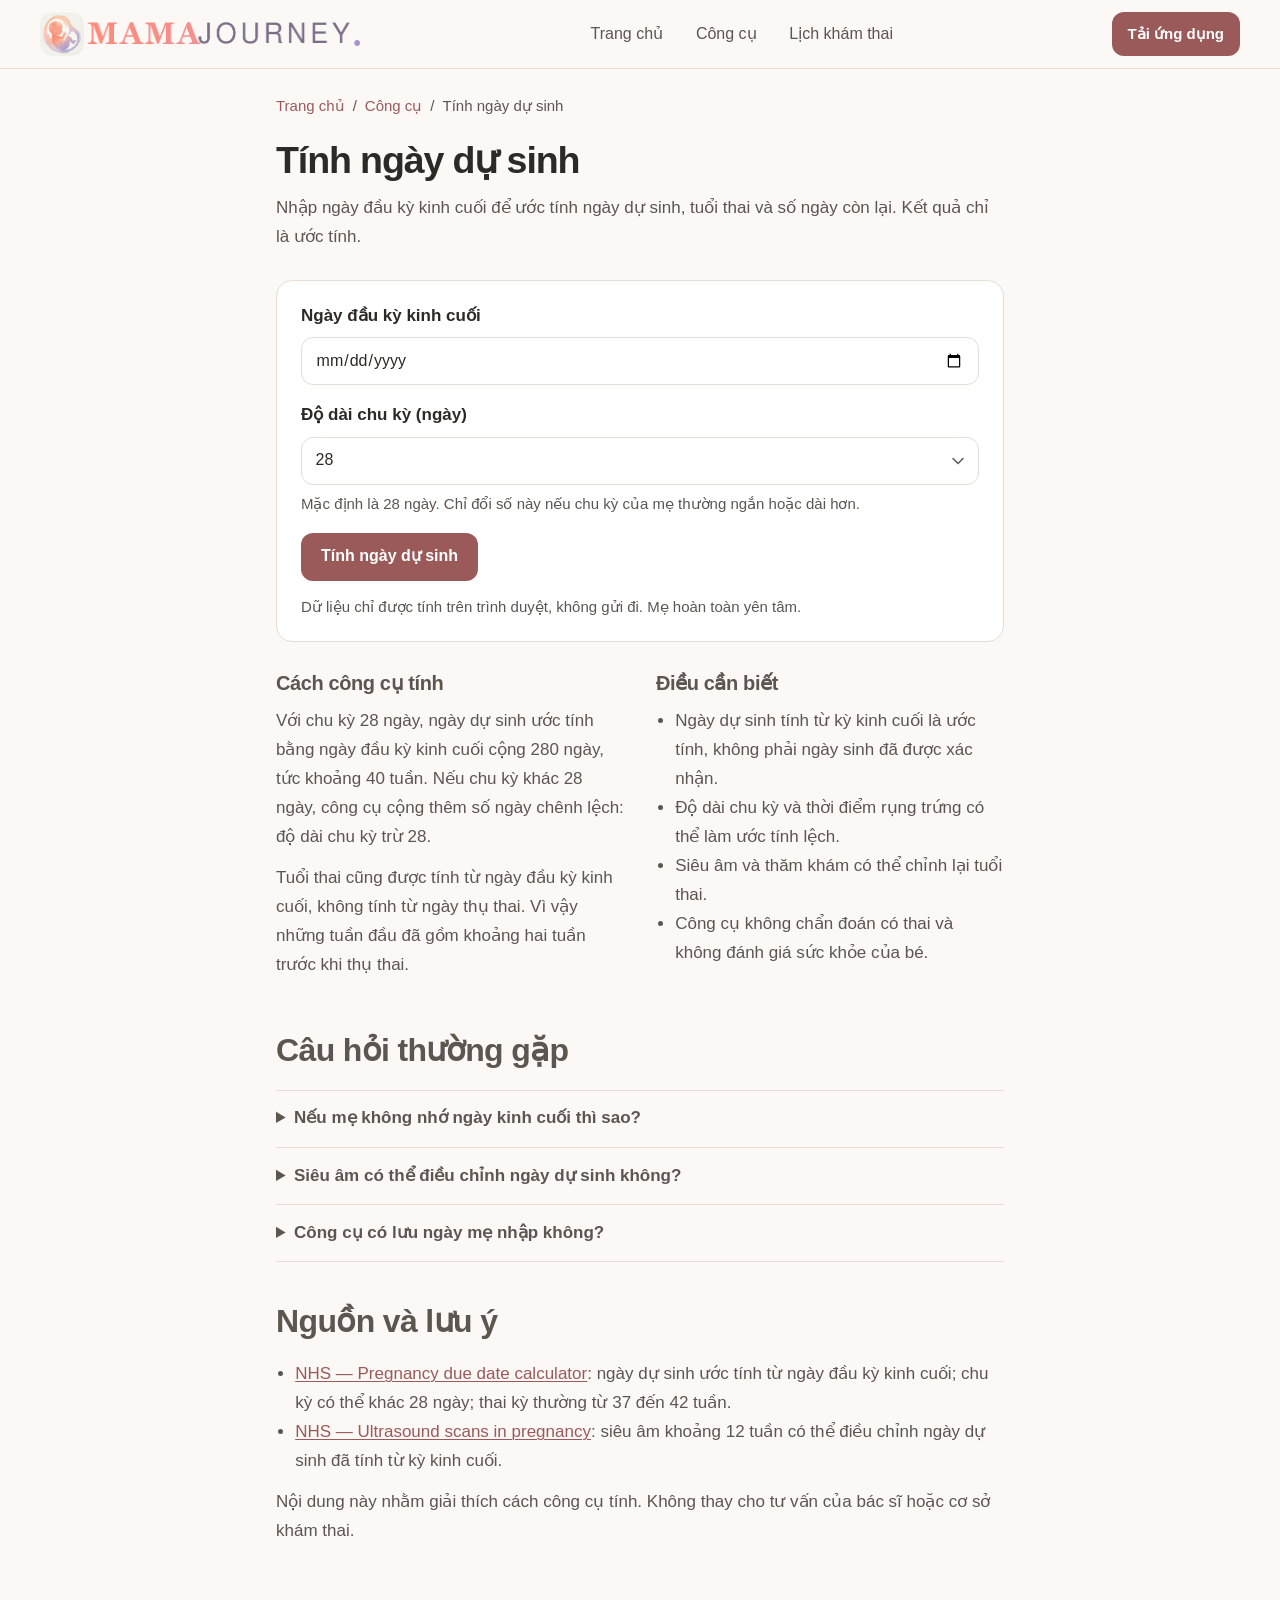
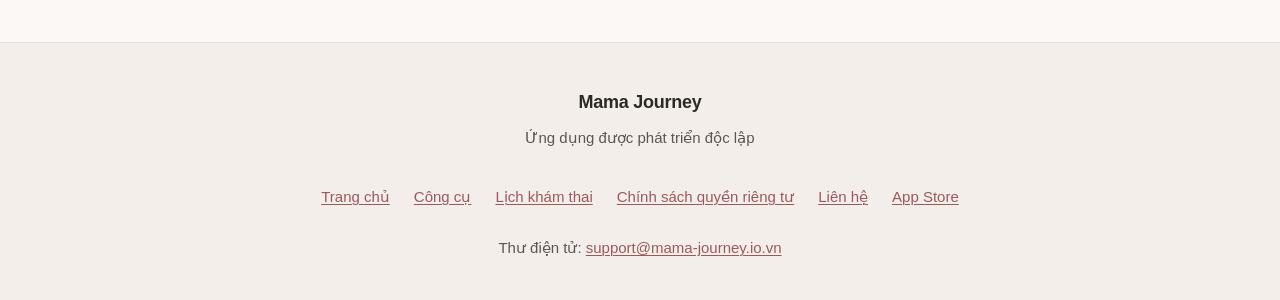
<file: cong-cu/tinh-ngay-du-sinh/index.html>
<!doctype html>
<html lang="vi">
  <head>
    <meta charset="UTF-8" />
    <meta name="viewport" content="width=device-width, initial-scale=1.0" />
    <meta
      name="description"
      content="Tính ngày dự sinh, tuổi thai và số ngày còn lại đến ngày sinh. Tìm hiểu cách tính và những điều cần biết về ngày dự sinh."
    />
    <title>Tính Ngày Dự Sinh Online – Công Cụ Tính Ngày Sinh | MamaJourney</title>
    <link rel="icon" href="../../assets/application-icon.png" type="image/png" />
    <link rel="apple-touch-icon" href="../../assets/application-icon.png" />
    <link rel="canonical" href="https://mama-journey.io.vn/cong-cu/tinh-ngay-du-sinh/" />
    <meta name="robots" content="index, follow" />
    <meta
      property="og:title"
      content="Tính Ngày Dự Sinh Online – Công Cụ Tính Ngày Sinh | MamaJourney"
    />
    <meta
      property="og:description"
      content="Tính ngày dự sinh, tuổi thai và số ngày còn lại đến ngày sinh. Tìm hiểu cách tính và những điều cần biết về ngày dự sinh."
    />
    <meta property="og:type" content="website" />
    <meta property="og:url" content="https://mama-journey.io.vn/cong-cu/tinh-ngay-du-sinh/" />
    <meta property="og:locale" content="vi_VN" />
    <link rel="stylesheet" href="../../css/style.css" />
    <script type="application/ld+json">
      {
        "@context": "https://schema.org",
        "@type": "BreadcrumbList",
        "itemListElement": [
          {
            "@type": "ListItem",
            "position": 1,
            "name": "Trang chủ",
            "item": "https://mama-journey.io.vn/"
          },
          {
            "@type": "ListItem",
            "position": 2,
            "name": "Công cụ",
            "item": "https://mama-journey.io.vn/cong-cu/"
          },
          {
            "@type": "ListItem",
            "position": 3,
            "name": "Tính ngày dự sinh",
            "item": "https://mama-journey.io.vn/cong-cu/tinh-ngay-du-sinh/"
          }
        ]
      }
    </script>
  </head>
  <body class="home-page tool-page due-page">
    <div class="page-wrapper">
      <header class="site-header" data-nav-breakpoint="959px">
        <div class="site-header__inner">
          <a href="../../" class="site-logo" aria-label="Mama Journey — Trang chủ">
            <img
              src="../../assets/application-icon.png"
              alt=""
              class="site-logo__icon"
              width="40"
              height="40"
            />
            <img
              src="../../assets/home-header.png"
              alt="Mama Journey"
              class="site-logo__wordmark"
              width="260"
              height="22"
            />
          </a>
          <button
            type="button"
            class="site-nav__toggle"
            aria-expanded="false"
            aria-controls="primary-nav"
            aria-label="Mở menu điều hướng"
          >
            <span class="site-nav__toggle-icon" aria-hidden="true">
              <span class="site-nav__toggle-bar"></span>
            </span>
          </button>
          <nav class="site-nav" id="primary-nav" aria-label="Điều hướng chính">
            <ul>
              <li><a href="../../">Trang chủ</a></li>
              <li><a href="../">Công cụ</a></li>
              <li><a href="../../lich-kham-thai/">Lịch khám thai</a></li>
            </ul>
            <a
              class="home-nav__download"
              href="https://apps.apple.com/vn/app/mama-journey/id6775170171"
              target="_blank"
              rel="noopener noreferrer"
              >Tải ứng dụng</a
            >
          </nav>
        </div>
      </header>

      <main>
        <nav class="breadcrumbs" aria-label="Đường dẫn">
          <ol>
            <li><a href="../../">Trang chủ</a></li>
            <li><a href="../">Công cụ</a></li>
            <li aria-current="page">Tính ngày dự sinh</li>
          </ol>
        </nav>

        <section class="due-hero" aria-labelledby="due-heading">
          <h1 id="due-heading">Tính ngày dự sinh</h1>
          <p class="tool-lead">
            Nhập ngày đầu kỳ kinh cuối để ước tính ngày dự sinh, tuổi thai và số
            ngày còn lại. Kết quả chỉ là ước tính.
          </p>
          <form class="tool-form due-form" data-due-date-form novalidate>
            <div class="tool-field">
              <label for="lmp">Ngày đầu kỳ kinh cuối</label>
              <input id="lmp" name="lmp" type="date" required autocomplete="off" />
            </div>
            <div class="tool-field">
              <label for="cycle">Độ dài chu kỳ (ngày)</label>
              <select id="cycle" name="cycle">
                <option value="21">21</option>
                <option value="22">22</option>
                <option value="23">23</option>
                <option value="24">24</option>
                <option value="25">25</option>
                <option value="26">26</option>
                <option value="27">27</option>
                <option value="28" selected>28</option>
                <option value="29">29</option>
                <option value="30">30</option>
                <option value="31">31</option>
                <option value="32">32</option>
                <option value="33">33</option>
                <option value="34">34</option>
                <option value="35">35</option>
              </select>
              <p class="tool-hint">
                Mặc định là 28 ngày. Chỉ đổi số này nếu chu kỳ của mẹ thường ngắn
                hoặc dài hơn.
              </p>
            </div>
            <button class="home-cta" type="submit">Tính ngày dự sinh</button>
            <p class="tool-hint due-form__privacy">
              Dữ liệu chỉ được tính trên trình duyệt, không gửi đi. Mẹ hoàn toàn
              yên tâm.
            </p>
            <p class="tool-error" data-due-date-error role="alert" hidden></p>
          </form>
        </section>

        <section
          class="due-result"
          data-due-date-result
          hidden
          aria-live="polite"
          aria-labelledby="due-result-heading"
        >
          <div class="due-result__head">
            <h2 id="due-result-heading">Kết quả dự kiến của mẹ</h2>
            <button class="due-reset" type="button" data-due-date-reset>Tính lại</button>
          </div>
          <p data-result="basis"></p>
          <div class="due-result__grid">
            <article class="due-card due-card--peach">
              <h3>Ngày dự sinh ước tính</h3>
              <p class="due-card__value" data-result="due"></p>
              <p class="due-card__note" data-result="due-note"></p>
            </article>
            <article class="due-card due-card--lavender">
              <h3>Tuổi thai hiện tại</h3>
              <p class="due-card__value" data-result="age"></p>
              <p class="due-card__note" data-result="age-note"></p>
            </article>
            <article class="due-card due-card--sage">
              <h3 data-result="remain-label">Số ngày còn lại</h3>
              <p class="due-card__value" data-result="remain"></p>
              <p class="due-card__note" data-result="remain-note"></p>
            </article>
          </div>
          <p class="due-result__disclaimer" data-result="disclaimer"></p>
        </section>

        <section class="due-promo" data-due-date-promo hidden aria-labelledby="promo-heading">
          <div class="due-promo__copy">
            <h2 id="promo-heading">Đồng hành cùng bé qua từng tuần thai</h2>
            <p>
              Theo dõi các cột mốc thai kỳ, quản lý nhắc nhở và lưu giữ hành
              trình cùng MamaJourney.
            </p>
            <ul>
              <li>Xem mốc thai kỳ theo từng tuần</li>
              <li>Nhắc những việc mẹ đã tạo</li>
              <li>Lưu lại các cột mốc đáng nhớ</li>
            </ul>
            <a class="home-cta" href="../../">Khám phá ứng dụng</a>
          </div>
          <div class="due-promo__visual">
            <div class="phone">
              <div class="phone__screen phone__screen--ready">
                <img
                  class="phone__shot"
                  src="../../assets/app/home.webp"
                  alt="Mama Journey – màn hình Trang chủ"
                  width="1179"
                  height="2556"
                  loading="lazy"
                  decoding="async"
                />
              </div>
            </div>
          </div>
        </section>

        <div class="due-info">
          <section class="tool-prose" aria-labelledby="how-heading">
            <h2 id="how-heading">Cách công cụ tính</h2>
            <p>
              Với chu kỳ 28 ngày, ngày dự sinh ước tính bằng ngày đầu kỳ kinh cuối
              cộng 280 ngày, tức khoảng 40 tuần. Nếu chu kỳ khác 28 ngày, công cụ
              cộng thêm số ngày chênh lệch: độ dài chu kỳ trừ 28.
            </p>
            <p>
              Tuổi thai cũng được tính từ ngày đầu kỳ kinh cuối, không tính từ
              ngày thụ thai. Vì vậy những tuần đầu đã gồm khoảng hai tuần trước
              khi thụ thai.
            </p>
          </section>

          <section class="tool-prose" aria-labelledby="limits-heading">
            <h2 id="limits-heading">Điều cần biết</h2>
            <ul>
              <li>Ngày dự sinh tính từ kỳ kinh cuối là ước tính, không phải ngày sinh đã được xác nhận.</li>
              <li>Độ dài chu kỳ và thời điểm rụng trứng có thể làm ước tính lệch.</li>
              <li>Siêu âm và thăm khám có thể chỉnh lại tuổi thai.</li>
              <li>Công cụ không chẩn đoán có thai và không đánh giá sức khỏe của bé.</li>
            </ul>
          </section>
        </div>

        <section class="tool-prose due-faq" aria-labelledby="faq-heading">
          <h2 id="faq-heading">Câu hỏi thường gặp</h2>
          <details>
            <summary>Nếu mẹ không nhớ ngày kinh cuối thì sao?</summary>
            <p>
              Công cụ cần ngày đó để tính. Nếu mẹ không chắc, hãy hỏi bác sĩ hoặc
              cơ sở khám thai thay vì đoán một ngày.
            </p>
          </details>
          <details>
            <summary>Siêu âm có thể điều chỉnh ngày dự sinh không?</summary>
            <p>
              Có thể. Siêu âm trong những tháng đầu, thường khoảng 12 tuần, đo
              kích thước của bé và có thể điều chỉnh ngày dự sinh so với cách tính
              từ kỳ kinh.
            </p>
          </details>
          <details>
            <summary>Công cụ có lưu ngày mẹ nhập không?</summary>
            <p>
              Không. Phép tính chạy trên trình duyệt của mẹ. Trang không gửi ngày
              kinh cuối đi đâu và không lưu lại.
            </p>
          </details>
        </section>

        <section class="tool-prose" aria-labelledby="sources-heading">
          <h2 id="sources-heading">Nguồn và lưu ý</h2>
          <ul>
            <li>
              <a href="https://www.nhs.uk/pregnancy/finding-out/due-date-calculator/"
                >NHS — Pregnancy due date calculator</a
              >: ngày dự sinh ước tính từ ngày đầu kỳ kinh cuối; chu kỳ có thể
              khác 28 ngày; thai kỳ thường từ 37 đến 42 tuần.
            </li>
            <li>
              <a href="https://www.nhs.uk/pregnancy/your-pregnancy-care/ultrasound-scans/"
                >NHS — Ultrasound scans in pregnancy</a
              >: siêu âm khoảng 12 tuần có thể điều chỉnh ngày dự sinh đã tính
              từ kỳ kinh cuối.
            </li>
          </ul>
          <p>
            Nội dung này nhằm giải thích cách công cụ tính. Không thay cho tư
            vấn của bác sĩ hoặc cơ sở khám thai.
          </p>
        </section>
      </main>

      <footer class="site-footer">
        <div class="site-footer__inner">
          <p class="site-footer__brand">Mama Journey</p>
          <p class="site-footer__tagline">Ứng dụng được phát triển độc lập</p>
          <nav class="site-footer__links" aria-label="Liên kết chân trang">
            <a href="../../">Trang chủ</a>
            <a href="../">Công cụ</a>
            <a href="../../lich-kham-thai/">Lịch khám thai</a>
            <a href="../../privacy-policy/">Chính sách quyền riêng tư</a>
            <a href="../../contact/">Liên hệ</a>
            <a
              href="https://apps.apple.com/vn/app/mama-journey/id6775170171"
              target="_blank"
              rel="noopener noreferrer"
              >App Store</a
            >
          </nav>
          <p class="site-footer__email">
            Thư điện tử:
            <a href="mailto:support@mama-journey.io.vn">support@mama-journey.io.vn</a>
          </p>
        </div>
      </footer>
    </div>
    <script src="../../js/due-date.js"></script>
    <script src="../../js/due-date-ui.js"></script>
    <script src="../../js/nav.js"></script>
  </body>
</html>
</file>
<file: css/style.css>
/* MamaJourney — Static Privacy Website */

*,
*::before,
*::after {
  box-sizing: border-box;
}

:root {
  --color-bg: #fbf8f6;
  --color-bg-alt: #f3eeea;
  --color-surface: #ffffff;
  --color-text: #2d2a26;
  --color-text-muted: #5c5650;
  --color-accent: #9b5a5a;
  --color-accent-hover: #7d4545;
  --color-border: #e5ddd6;
  --color-focus: #c4857a;
  --font-sans: -apple-system, BlinkMacSystemFont, "Segoe UI", Roboto, Arial, sans-serif;
  --content-width: 780px;
  --space-xs: 0.5rem;
  --space-sm: 0.75rem;
  --space-md: 1rem;
  --space-lg: 1.5rem;
  --space-xl: 2rem;
  --space-2xl: 3rem;
  --radius: 8px;
  --header-height: 4rem;
}

html {
  scroll-behavior: smooth;
  overflow-x: clip;
}

@media (prefers-reduced-motion: reduce) {
  html {
    scroll-behavior: auto;
  }
}

body {
  margin: 0;
  width: 100%;
  overflow-x: clip;
  font-family: var(--font-sans);
  font-size: 1.0625rem;
  line-height: 1.7;
  color: var(--color-text);
  background-color: var(--color-bg);
  -webkit-font-smoothing: antialiased;
}

img {
  max-width: 100%;
  height: auto;
  display: block;
}

a {
  color: var(--color-accent);
  text-decoration-thickness: 1px;
  text-underline-offset: 2px;
}

a:hover {
  color: var(--color-accent-hover);
}

a:focus-visible {
  outline: 2px solid var(--color-focus);
  outline-offset: 2px;
  border-radius: 2px;
}

/* Header */

.site-header {
  position: sticky;
  top: 0;
  z-index: 100;
  background-color: rgba(251, 248, 246, 0.95);
  backdrop-filter: blur(8px);
  -webkit-backdrop-filter: blur(8px);
  border-bottom: 1px solid var(--color-border);
}

.site-header__inner {
  width: 100%;
  max-width: var(--content-width);
  margin: 0 auto;
  padding: var(--space-sm) var(--space-lg);
  display: flex;
  align-items: center;
  justify-content: space-between;
  gap: var(--space-md);
  min-height: var(--header-height);
  min-width: 0;
}

.site-logo {
  display: flex;
  flex-direction: row;
  flex-wrap: nowrap;
  align-items: center;
  gap: 0.25rem;
  text-decoration: none;
  color: var(--color-text);
  flex-shrink: 0;
  min-height: 2.75rem;
}

.site-logo__icon {
  order: 1;
  height: 2.5rem;
  width: 2.5rem;
  flex-shrink: 0;
  border-radius: 0.5rem;
}

.site-logo__wordmark {
  order: 2;
  display: block;
  height: 2.5rem;
  width: auto;
  max-width: min(14rem, 52vw);
  flex-shrink: 1;
  min-width: 0;
  object-fit: contain;
  object-position: left center;
}

/* Navigation */

.site-nav ul {
  list-style: none;
  margin: 0;
  padding: 0;
  display: flex;
  flex-wrap: wrap;
  gap: var(--space-xs) var(--space-md);
  justify-content: flex-end;
}

.site-nav a {
  display: inline-block;
  padding: var(--space-xs) var(--space-sm);
  color: var(--color-text-muted);
  text-decoration: none;
  font-size: 0.9375rem;
  border-radius: var(--radius);
  min-height: 2.75rem;
  line-height: 2.75rem;
  padding-top: 0;
  padding-bottom: 0;
}

.site-nav a:hover {
  color: var(--color-accent);
  background-color: var(--color-bg-alt);
}

.site-nav a[aria-current="page"] {
  color: var(--color-accent);
  font-weight: 600;
}

.site-nav__toggle {
  display: none;
  flex-shrink: 0;
  align-items: center;
  justify-content: center;
  width: 2.75rem;
  height: 2.75rem;
  margin: 0;
  padding: 0;
  border: 1px solid var(--color-border);
  border-radius: var(--radius);
  background-color: var(--color-surface);
  color: var(--color-text);
  cursor: pointer;
}

.site-nav__toggle:focus-visible {
  outline: 2px solid var(--color-focus);
  outline-offset: 2px;
}

.site-nav__toggle-icon {
  position: relative;
  display: block;
  width: 1.25rem;
  height: 1rem;
}

.site-nav__toggle-bar,
.site-nav__toggle-bar::before,
.site-nav__toggle-bar::after {
  position: absolute;
  left: 0;
  width: 100%;
  height: 2px;
  border-radius: 1px;
  background-color: currentColor;
  transition: transform 0.2s ease, opacity 0.2s ease;
}

.site-nav__toggle-bar {
  top: 50%;
  transform: translateY(-50%);
}

.site-nav__toggle-bar::before {
  content: "";
  top: -6px;
}

.site-nav__toggle-bar::after {
  content: "";
  top: 6px;
}

.site-header--nav-open .site-nav__toggle-bar {
  transform: translateY(-50%) rotate(45deg);
}

.site-header--nav-open .site-nav__toggle-bar::before {
  opacity: 0;
}

.site-header--nav-open .site-nav__toggle-bar::after {
  top: 0;
  transform: rotate(-90deg);
}

@media (prefers-reduced-motion: reduce) {
  .site-nav__toggle-bar,
  .site-nav__toggle-bar::before,
  .site-nav__toggle-bar::after {
    transition: none;
  }
}

/* Main */

main {
  width: 100%;
  max-width: var(--content-width);
  margin: 0 auto;
  padding: var(--space-xl) var(--space-lg) var(--space-2xl);
  min-width: 0;
}

/* Home page */

.hero {
  text-align: center;
  padding: var(--space-xl) 0 var(--space-2xl);
}

.hero__title {
  display: flex;
  justify-content: center;
  margin: 0 0 var(--space-sm);
}

.hero__logo {
  display: block;
  height: clamp(2rem, 6vw, 2.75rem);
  width: auto;
  max-width: min(16rem, 88vw);
  margin: 0 auto;
  object-fit: contain;
}

.hero__tagline {
  font-size: 1.125rem;
  color: var(--color-accent);
  margin: 0 0 var(--space-lg);
  font-weight: 500;
}

.hero__description {
  color: var(--color-text-muted);
  margin: 0 auto var(--space-xl);
  max-width: 36rem;
}

.hero__links {
  display: flex;
  flex-direction: column;
  align-items: center;
  gap: var(--space-md);
}

.hero__links a {
  display: inline-block;
  padding: var(--space-sm) var(--space-lg);
  min-height: 2.75rem;
  line-height: 1.5;
  border: 1px solid var(--color-border);
  border-radius: var(--radius);
  background-color: var(--color-surface);
  color: var(--color-accent);
  text-decoration: none;
  font-weight: 500;
  min-width: 16rem;
  text-align: center;
}

.hero__links a:hover {
  border-color: var(--color-accent);
  background-color: var(--color-bg-alt);
}

/* Page header */

.page-header {
  margin-bottom: var(--space-xl);
  padding-bottom: var(--space-lg);
  border-bottom: 1px solid var(--color-border);
}

.page-header h1 {
  font-size: clamp(1.5rem, 4vw, 2rem);
  font-weight: 600;
  margin: 0 0 var(--space-xs);
  letter-spacing: -0.02em;
}

.page-header__subtitle {
  font-size: 1.125rem;
  color: var(--color-text-muted);
  margin: 0 0 var(--space-sm);
}

.page-header__date {
  font-size: 0.9375rem;
  color: var(--color-text-muted);
  margin: 0;
}

/* Table of contents */

.toc {
  background-color: var(--color-surface);
  border: 1px solid var(--color-border);
  border-radius: var(--radius);
  padding: var(--space-lg);
  margin-bottom: var(--space-xl);
}

.toc h2 {
  font-size: 1rem;
  font-weight: 600;
  margin: 0 0 var(--space-md);
  color: var(--color-text);
}

.toc ol {
  margin: 0;
  padding-left: 1.25rem;
}

.toc li {
  margin-bottom: var(--space-xs);
}

.toc a {
  color: var(--color-text-muted);
  text-decoration: none;
  font-size: 0.9375rem;
}

.toc a:hover {
  color: var(--color-accent);
  text-decoration: underline;
}

/* Legal content */

.legal-content {
  min-width: 0;
  max-width: 100%;
  overflow-wrap: anywhere;
}

.legal-content h2 {
  font-size: 1.25rem;
  font-weight: 600;
  margin: var(--space-2xl) 0 var(--space-md);
  padding-top: var(--space-sm);
  letter-spacing: -0.01em;
  scroll-margin-top: calc(var(--header-height) + var(--space-md));
}

.legal-content h2:first-of-type {
  margin-top: var(--space-lg);
}

.legal-content h3 {
  font-size: 1.0625rem;
  font-weight: 600;
  margin: var(--space-lg) 0 var(--space-sm);
  scroll-margin-top: calc(var(--header-height) + var(--space-md));
}

.legal-content p {
  margin: 0 0 var(--space-md);
  color: var(--color-text);
}

.legal-content ul {
  margin: 0 0 var(--space-md);
  padding-left: 1.5rem;
}

.legal-content li {
  margin-bottom: var(--space-xs);
}

.legal-content strong {
  font-weight: 600;
  color: var(--color-text);
}

.legal-content .intro {
  color: var(--color-text-muted);
}

.legal-content .section-label {
  font-weight: 600;
  margin-top: var(--space-md);
  margin-bottom: var(--space-xs);
}

/* Table */

.table-wrapper {
  margin: var(--space-md) 0 var(--space-lg);
  max-width: 100%;
  overflow-x: auto;
  -webkit-overflow-scrolling: touch;
  border: 1px solid var(--color-border);
  border-radius: var(--radius);
  background-color: var(--color-surface);
}

table {
  width: 100%;
  border-collapse: collapse;
  font-size: 0.9375rem;
  min-width: 32rem;
}

th,
td {
  padding: var(--space-sm) var(--space-md);
  text-align: left;
  vertical-align: top;
  border-bottom: 1px solid var(--color-border);
}

th {
  background-color: var(--color-bg-alt);
  font-weight: 600;
  white-space: nowrap;
}

tr:last-child td {
  border-bottom: none;
}

/* Contact page */

.contact-content {
  max-width: 36rem;
}

.contact-content p {
  margin: 0 0 var(--space-lg);
  color: var(--color-text-muted);
}

.contact-email {
  display: inline-block;
  font-size: 1.125rem;
  font-weight: 500;
  padding: var(--space-sm) 0;
  word-break: break-all;
}

/* Footer */

.site-footer {
  border-top: 1px solid var(--color-border);
  background-color: var(--color-bg-alt);
  margin-top: auto;
}

.site-footer__inner {
  max-width: var(--content-width);
  margin: 0 auto;
  padding: var(--space-xl) var(--space-lg);
  text-align: center;
}

.site-footer__brand {
  font-weight: 600;
  margin: 0 0 var(--space-xs);
}

.site-footer__tagline {
  font-size: 0.9375rem;
  color: var(--color-text-muted);
  margin: 0 0 var(--space-lg);
}

.site-footer__links {
  display: flex;
  flex-wrap: wrap;
  justify-content: center;
  gap: var(--space-sm) var(--space-lg);
  margin-bottom: var(--space-md);
}

.site-footer__links a {
  font-size: 0.9375rem;
}

.site-footer__email {
  font-size: 0.9375rem;
  color: var(--color-text-muted);
  margin: 0;
}

.site-footer__email a {
  word-break: break-all;
}

/* Layout wrapper */

.page-wrapper {
  display: flex;
  flex-direction: column;
  min-height: 100vh;
}

/* Mobile navigation */

@media (max-width: 600px) {
  .site-header__inner {
    flex-wrap: wrap;
    align-items: center;
    justify-content: space-between;
    padding: var(--space-md);
    min-height: var(--header-height);
  }

  .site-logo {
    flex: 1;
    min-width: 0;
  }

  .site-nav__toggle {
    display: flex;
    margin-left: auto;
  }

  .site-nav {
    display: none;
    width: 100%;
    flex-basis: 100%;
    order: 1;
    padding-top: var(--space-sm);
    margin-top: var(--space-sm);
    border-top: 1px solid var(--color-border);
  }

  .site-header--nav-open .site-nav {
    display: block;
  }

  .site-nav ul {
    flex-direction: column;
    gap: 0;
  }

  .site-nav a {
    display: block;
    width: 100%;
    min-height: 2.75rem;
    line-height: 2.75rem;
    padding: 0 var(--space-sm);
  }

  main {
    padding: var(--space-lg) var(--space-md) var(--space-xl);
  }

  .toc {
    padding: var(--space-md);
  }

  .hero__links a {
    width: 100%;
    min-width: unset;
  }

  .site-logo__icon {
    height: 2.125rem;
    width: 2.125rem;
  }

  .site-logo__wordmark {
    height: 2rem;
    max-width: min(11.5rem, 48vw);
  }

  .table-wrapper {
    overflow-x: visible;
    border: none;
    background: transparent;
    padding: 0;
  }

  .table-wrapper table {
    min-width: 0;
    width: 100%;
  }

  .table-wrapper thead {
    display: none;
  }

  .table-wrapper tbody tr {
    display: block;
    margin-bottom: var(--space-md);
    padding: var(--space-md);
    border: 1px solid var(--color-border);
    border-radius: var(--radius);
    background-color: var(--color-surface);
  }

  .table-wrapper tbody tr:last-child {
    margin-bottom: 0;
  }

  .table-wrapper td {
    display: block;
    padding: 0;
    border-bottom: none;
  }

  .table-wrapper td::before {
    content: attr(data-label);
    display: block;
    font-weight: 600;
    font-size: 0.8125rem;
    color: var(--color-text-muted);
    margin-bottom: 0.125rem;
  }

  .table-wrapper td:not(:last-child) {
    margin-bottom: var(--space-sm);
    padding-bottom: var(--space-sm);
    border-bottom: 1px solid var(--color-border);
  }
}

/* Homepage — header and hero. Scoped so Contact and Privacy stay unchanged.
   Mobile menu breakpoint must match data-nav-breakpoint on the homepage header. */

.home-page {
  --home-width: 80rem;
  --home-lavender: #e4dce8;
  --home-peach: #f3ddd4;
  --home-green: #d7e4d4;
  --home-ink: #2a2624;
}

.home-page main {
  max-width: none;
  margin: 0;
  padding: 0;
}

.home-page .site-header__inner {
  max-width: var(--home-width);
  flex-wrap: wrap;
  padding: 0.75rem 1.25rem;
}

.home-page .site-nav__toggle {
  display: flex;
  margin-left: auto;
}

.home-page .site-nav {
  display: none;
  width: 100%;
  flex-basis: 100%;
  flex-direction: column;
  align-items: stretch;
  gap: 0.25rem;
  margin-top: var(--space-sm);
  padding-top: var(--space-sm);
  border-top: 1px solid var(--color-border);
}

.home-page .site-header--nav-open .site-nav {
  display: flex;
}

.home-page .site-nav ul {
  flex-direction: column;
  align-items: stretch;
  gap: 0;
}

.home-page .site-nav ul a {
  display: flex;
  align-items: center;
  width: 100%;
  min-height: 2.75rem;
  line-height: 1.4;
  padding: 0.5rem 0.75rem;
}

.home-page .home-nav__download,
.home-page .home-cta {
  display: inline-flex;
  align-items: center;
  justify-content: center;
  text-align: center;
  text-decoration: none;
  font-weight: 600;
  line-height: 1.3;
  color: #fff;
  background-color: var(--color-accent);
  border-radius: 0.75rem;
}

.home-page .home-nav__download {
  width: 100%;
  min-height: 2.75rem;
  margin-top: 0.35rem;
  padding: 0.65rem 1rem;
  font-size: 0.9375rem;
}

.home-page .home-nav__download:hover,
.home-page .home-cta:hover {
  color: #fff;
  background-color: var(--color-accent-hover);
}

.home-page .home-nav__download:focus-visible,
.home-page .home-cta:focus-visible {
  outline: 2px solid var(--color-text);
  outline-offset: 3px;
}

.home-page .site-footer__inner {
  max-width: var(--home-width);
}

.home-page .hero {
  position: relative;
  display: grid;
  grid-template-columns: minmax(0, 1fr);
  align-items: center;
  gap: 2rem;
  width: min(var(--home-width), 100%);
  margin: 0 auto;
  padding: 1.5rem 1.25rem 2.5rem;
  text-align: left;
}

.home-page .hero__content {
  min-width: 0;
  max-width: 38rem;
}

.home-page .hero__eyebrow {
  margin: 0 0 0.75rem;
  color: var(--color-accent);
  font-size: 0.8125rem;
  font-weight: 650;
  letter-spacing: 0.14em;
  line-height: 1.4;
  text-transform: uppercase;
}

.home-page .hero__heading {
  margin: 0 0 1rem;
  color: var(--color-text);
  font-size: clamp(1.875rem, 1.15rem + 3.15vw, 4.5rem);
  font-weight: 600;
  letter-spacing: -0.03em;
  line-height: 1.12;
  text-wrap: balance;
}

.home-page .hero__lead {
  margin: 0 0 1.5rem;
  max-width: 36rem;
  color: var(--color-text-muted);
  font-size: clamp(1.0625rem, 0.98rem + 0.25vw, 1.2rem);
  line-height: 1.65;
}

.home-page .home-cta {
  min-height: 3rem;
  max-width: 100%;
  padding: 0.8rem 1.25rem;
  font-size: 1rem;
}

.home-page .hero__actions {
  display: flex;
  flex-wrap: wrap;
  align-items: center;
  gap: 0.75rem 1.25rem;
}

.home-page .hero__secondary {
  display: inline-flex;
  align-items: center;
  min-height: 3rem;
  color: var(--color-accent);
  font-weight: 600;
  text-decoration: none;
}

.home-page .hero__secondary:hover {
  color: var(--color-accent-hover);
}

.home-page .site-nav a[aria-current="page"] {
  color: var(--color-accent);
  font-weight: 600;
}

.home-page .tool-teaser__cta {
  margin-top: 1.25rem;
}

.home-page .hero__visual {
  position: relative;
  display: flex;
  justify-content: center;
  min-width: 0;
  padding: 0.5rem 0 0;
}

.home-page .hero__bloom {
  position: absolute;
  z-index: 0;
  border-radius: 50%;
  pointer-events: none;
}

.home-page .hero__bloom--lavender {
  top: 4%;
  right: 6%;
  width: 7.5rem;
  height: 7.5rem;
  background-color: var(--home-lavender);
}

.home-page .hero__bloom--green {
  top: 16%;
  left: 8%;
  width: 4.25rem;
  height: 4.25rem;
  background-color: var(--home-green);
}

.home-page .hero__bloom--peach {
  bottom: 8%;
  left: 4%;
  width: 6.5rem;
  height: 6.5rem;
  background-color: var(--home-peach);
}

.home-page .phone {
  position: relative;
  z-index: 1;
  width: min(17.25rem, 86%);
  padding: 0.32rem;
  border-radius: 2.55rem;
  background:
    linear-gradient(#c8c3be, #8a8580) 0 0 / 100% 1px no-repeat,
    linear-gradient(180deg, #5c5956 0%, #343230 14%, #1c1b19 100%);
  box-shadow:
    0 0 0 1px #0e0d0c,
    inset 0 1px 0 rgba(255, 255, 255, 0.42),
    inset 0 0 0 1px rgba(255, 255, 255, 0.08),
    0 22px 46px rgba(45, 42, 38, 0.16);
}

.home-page .phone::before,
.home-page .phone::after {
  content: "";
  position: absolute;
  z-index: 2;
  pointer-events: none;
}

.home-page .phone::before {
  left: -0.14rem;
  top: 15%;
  width: 0.16rem;
  height: 27%;
  background:
    linear-gradient(#6e6a66, #3a3835) 0 0 / 100% 13% no-repeat,
    linear-gradient(#6e6a66, #3a3835) 0 27% / 100% 32% no-repeat,
    linear-gradient(#6e6a66, #3a3835) 0 67% / 100% 32% no-repeat;
}

.home-page .phone::after {
  right: -0.14rem;
  top: 19%;
  width: 0.16rem;
  height: 12%;
  border-radius: 0 0.12rem 0.12rem 0;
  background: linear-gradient(#6e6a66, #3a3835);
}

.home-page .phone__screen {
  position: relative;
  display: flex;
  align-items: center;
  justify-content: center;
  aspect-ratio: 1179 / 2556;
  overflow: hidden;
  border-radius: 2.22rem;
  background-color: var(--color-bg-alt);
  box-shadow: inset 0 0 0 1px rgba(0, 0, 0, 0.45);
}

.home-page .phone__shot {
  position: absolute;
  inset: 0;
  width: 100%;
  height: 100%;
  object-fit: contain;
  object-position: center;
  background-color: var(--color-bg);
}

.home-page .phone__placeholder {
  margin: 0;
  max-width: 12.5rem;
  padding: 1rem;
  border: 1px dashed var(--color-border);
  border-radius: 0.75rem;
  background-color: rgba(255, 255, 255, 0.78);
  color: var(--color-text-muted);
  font-size: 0.9375rem;
  line-height: 1.5;
  text-align: center;
}

.home-page .phone__placeholder-path {
  display: inline;
  font-weight: 600;
  color: var(--color-text);
  overflow-wrap: anywhere;
}

.home-page .phone__screen--ready .phone__placeholder {
  display: none;
}

@media (min-width: 768px) {
  .home-page .site-header__inner {
    padding-inline: 2rem;
  }

  .home-page .hero {
    padding: 2.25rem 2rem 3rem;
    gap: 2.25rem;
  }

  .home-page .phone {
    width: min(18.75rem, 62%);
  }

  .home-page .hero__bloom--lavender {
    width: 9rem;
    height: 9rem;
  }
}

@media (min-width: 960px) {
  .home-page .site-header__inner {
    flex-wrap: nowrap;
    gap: 1.5rem;
    padding-inline: 2.5rem;
  }

  .home-page .site-nav__toggle {
    display: none;
  }

  .home-page .site-nav,
  .home-page .site-header--nav-open .site-nav {
    display: flex;
    flex: 1;
    flex-direction: row;
    align-items: center;
    width: auto;
    flex-basis: auto;
    margin-top: 0;
    padding-top: 0;
    border-top: 0;
    min-width: 0;
  }

  .home-page .site-nav ul {
    flex: 1;
    flex-direction: row;
    justify-content: center;
    align-items: center;
    gap: 0.25rem 0.35rem;
  }

  .home-page .site-nav ul a {
    width: auto;
    padding: 0 0.85rem;
    font-size: 1rem;
    line-height: 2.75rem;
  }

  .home-page .site-logo__icon {
    width: 2.75rem;
    height: 2.75rem;
  }

  .home-page .site-logo__wordmark {
    height: 2.75rem;
    max-width: min(17rem, 30vw);
  }

  .home-page .home-nav__download {
    width: auto;
    flex-shrink: 0;
    margin-top: 0;
    margin-left: 0.5rem;
    white-space: nowrap;
  }

  .home-page .hero {
    grid-template-columns: minmax(0, 46%) minmax(0, 38%);
    justify-content: space-between;
    align-items: center;
    gap: 0;
    min-height: calc(100svh - var(--header-height));
    padding: 2.5rem 2.5rem 3rem;
  }

  .home-page .hero__content {
    max-width: none;
  }

  .home-page .hero__visual {
    justify-content: flex-end;
    padding-top: 0;
  }

  .home-page .phone {
    width: min(100%, 22.5rem);
  }
}

@media (min-width: 1280px) {
  .home-page .hero {
    padding-inline: 3rem;
  }

  .home-page .phone {
    width: min(100%, 25.5rem);
  }
}

@media (min-width: 1440px) {
  .home-page .phone {
    width: min(100%, 26.5rem);
  }
}

@media (prefers-reduced-motion: no-preference) {
  .home-page .hero__content,
  .home-page .hero__visual {
    animation: home-hero-in 0.65s ease both;
  }

  .home-page .hero__visual {
    animation-delay: 0.1s;
  }
}

@keyframes home-hero-in {
  from {
    opacity: 0;
    transform: translateY(0.6rem);
  }

  to {
    opacity: 1;
    transform: none;
  }
}

/* Homepage showcase. Scoped so Contact and Privacy stay unchanged. */

.home-page .showcase {
  scroll-margin-top: calc(var(--header-height) + 0.5rem);
}

.home-page .story,
.home-page .story--flip,
.home-page #journey,
.home-page #milestones,
.home-page #shopping,
.home-page #reminders {
  scroll-margin-top: calc(var(--header-height) + 0.5rem);
  background-color: #fbf8f6;
}

.home-page #daily,
.home-page #calendar,
.home-page #widget {
  background-color: #f8f5f7;
}

.home-page #hydration {
  background-color: #f7f6f3;
}

.home-page .story__inner {
  display: grid;
  grid-template-columns: minmax(0, 1fr);
  gap: 1.75rem;
  width: min(var(--home-width), 100%);
  margin: 0 auto;
  padding: 3rem 1.25rem;
}

.home-page .story__copy {
  min-width: 0;
  max-width: 36rem;
}

.home-page .story__visual {
  display: flex;
  justify-content: center;
  min-width: 0;
}

.home-page .story__eyebrow {
  margin: 0 0 0.75rem;
  color: var(--color-accent);
  font-size: 0.8125rem;
  font-weight: 650;
  letter-spacing: 0.14em;
  line-height: 1.4;
  text-transform: uppercase;
}

.home-page .story__heading {
  margin: 0 0 0.9rem;
  max-width: 14em;
  color: var(--color-text);
  font-size: clamp(1.75rem, 1.2rem + 2.1vw, 3.15rem);
  font-weight: 600;
  letter-spacing: -0.025em;
  line-height: 1.16;
  text-wrap: balance;
}

.home-page .story__text {
  margin: 0;
  max-width: 34rem;
  color: var(--color-text-muted);
  font-size: 1.0625rem;
  line-height: 1.7;
}

.home-page .story .phone {
  width: min(17.5rem, 84%);
}

@media (min-width: 768px) {
  .home-page .story__inner {
    padding: 3.5rem 2rem;
    gap: 2rem;
  }

  .home-page .story .phone {
    width: min(18.5rem, 46%);
  }
}

@media (min-width: 1024px) {
  .home-page .story__inner {
    grid-template-columns: minmax(0, 1.05fr) minmax(16rem, 0.85fr);
    align-items: center;
    gap: 3.5rem;
    padding: 4.5rem 2.5rem;
  }

  .home-page .story--flip .story__copy {
    order: 2;
  }

  .home-page .story--flip .story__visual {
    order: 1;
    justify-content: flex-start;
  }

  .home-page .story:not(.story--flip) .story__visual {
    justify-content: flex-end;
  }

  .home-page .story .phone {
    width: min(100%, 20.5rem);
  }
}

@media (min-width: 1280px) {
  .home-page .story__inner {
    gap: 4.5rem;
    padding-inline: 3rem;
  }
}

/* Homepage close: about, approach, download, footer. */

.home-page .about,
.home-page .trust,
.home-page .closing {
  scroll-margin-top: calc(var(--header-height) + 0.5rem);
}

.home-page .about {
  background-color: #fbf8f6;
}

.home-page .trust {
  background-color: #f7f6f3;
}

.home-page .about__inner,
.home-page .trust__inner,
.home-page .closing__inner {
  width: min(var(--home-width), 100%);
  margin: 0 auto;
  padding: 3.25rem 1.25rem;
}

.home-page .about__lead {
  margin-bottom: 2rem;
}

.home-page .principles {
  display: grid;
  grid-template-columns: minmax(0, 1fr);
  gap: 1rem;
  margin: 0;
  padding: 0;
  list-style: none;
}

.home-page .principles li {
  min-width: 0;
  padding: 1.15rem 1.15rem 1.25rem;
  border: 1px solid var(--color-border);
  border-radius: 1rem;
  background-color: var(--color-surface);
}

.home-page .principles h3 {
  margin: 0 0 0.4rem;
  color: var(--color-text);
  font-size: 1.125rem;
  font-weight: 600;
  letter-spacing: -0.01em;
  line-height: 1.35;
}

.home-page .principles p {
  margin: 0;
  color: var(--color-text-muted);
  font-size: 1rem;
  line-height: 1.65;
}

.home-page .trust {
  position: relative;
  overflow: clip;
}

.home-page .trust__inner {
  position: relative;
  z-index: 1;
  max-width: 38rem;
  padding-block: 4.25rem;
  text-align: center;
}

.home-page .trust .story__heading,
.home-page .trust .story__text {
  margin-inline: auto;
}

.home-page .trust__bloom {
  position: absolute;
  z-index: 0;
  border-radius: 50%;
  pointer-events: none;
}

.home-page .trust__bloom--peach {
  top: 12%;
  left: 8%;
  width: 6.5rem;
  height: 6.5rem;
  background-color: #f3ddd4;
}

.home-page .trust__bloom--lavender {
  right: 7%;
  bottom: 14%;
  width: 7.5rem;
  height: 7.5rem;
  background-color: #e4dce8;
}

.home-page .closing {
  position: relative;
  overflow: clip;
  background-color: #f7f3f0;
}

.home-page .closing__inner {
  position: relative;
  z-index: 1;
  display: grid;
  grid-template-columns: minmax(0, 1fr);
  align-items: center;
  gap: 2rem;
}

.home-page .closing__copy {
  min-width: 0;
  max-width: 36rem;
}

.home-page .closing .home-cta {
  margin-top: 1.5rem;
  width: 100%;
  max-width: 22rem;
}

.home-page .closing__mark {
  display: flex;
  flex-direction: column;
  align-items: center;
  justify-content: center;
  gap: 1rem;
}

.home-page .closing__icon {
  width: 4.25rem;
  height: auto;
  border-radius: 1rem;
  box-shadow: 0 12px 28px rgba(45, 42, 38, 0.12);
}

.home-page .closing__qr {
  display: block;
  padding: 0.65rem;
  border-radius: 1rem;
  background-color: #fff;
  box-shadow: 0 16px 36px rgba(45, 42, 38, 0.1);
}

.home-page .closing__qr img {
  width: min(9.5rem, 62vw);
  height: auto;
}

.home-page .closing__bloom {
  position: absolute;
  z-index: 0;
  border-radius: 50%;
  pointer-events: none;
}

.home-page .closing__bloom--lavender {
  top: 8%;
  right: 6%;
  width: 8rem;
  height: 8rem;
  background-color: #e4dce8;
}

.home-page .closing__bloom--green {
  bottom: 10%;
  left: 4%;
  width: 5.5rem;
  height: 5.5rem;
  background-color: #d7e4d4;
}

.home-page .site-footer {
  background-color: #f3eeea;
}

.home-page .site-footer__inner {
  padding: 2.75rem 1.25rem 2.5rem;
}

.home-page .site-footer__brand {
  font-size: 1.125rem;
  letter-spacing: -0.015em;
}

.home-page .site-footer__links a {
  min-height: 2.75rem;
  line-height: 2.75rem;
}

@media (min-width: 768px) {
  .home-page .about__inner,
  .home-page .trust__inner,
  .home-page .closing__inner {
    padding: 4rem 2rem;
  }

  .home-page .closing .home-cta {
    width: auto;
  }

  .home-page .closing__icon {
    width: 4.75rem;
  }

  .home-page .closing__qr img {
    width: 10.5rem;
  }

  .home-page .site-footer__inner {
    padding-inline: 2rem;
  }
}

@media (min-width: 1024px) {
  .home-page .principles {
    grid-template-columns: repeat(3, minmax(0, 1fr));
    gap: 1.25rem;
  }

  .home-page .about__inner,
  .home-page .closing__inner {
    padding: 5rem 2.5rem;
  }

  .home-page .closing__inner {
    grid-template-columns: minmax(0, 1.15fr) minmax(8rem, 0.45fr);
    gap: 3rem;
    padding-block: 5.5rem;
  }

  .home-page .closing__mark {
    align-items: flex-end;
  }

  .home-page .closing__qr img {
    width: 11.5rem;
  }

  .home-page .trust__inner {
    padding-block: 5.5rem;
  }
}

@media (min-width: 1280px) {
  .home-page .about__inner,
  .home-page .trust__inner,
  .home-page .closing__inner,
  .home-page .site-footer__inner {
    padding-inline: 3rem;
  }
}

/* Botanical atmosphere. Decorative only, scoped to the homepage.
   Artwork fades out before each section edge so the cream base stays continuous. */

.home-page .hero,
.home-page .story,
.home-page .about,
.home-page .trust,
.home-page .closing {
  position: relative;
  isolation: isolate;
}

.home-page .botanical-bg {
  position: absolute;
  inset: 0;
  z-index: 0;
  pointer-events: none;
  background-repeat: no-repeat;
  background-position: center center;
  background-size: cover;
  opacity: 0.3;
  -webkit-mask-image: linear-gradient(
    to bottom,
    transparent 0%,
    rgb(0 0 0 / 0.45) 16%,
    #000 34%,
    #000 66%,
    rgb(0 0 0 / 0.45) 84%,
    transparent 100%
  );
  mask-image: linear-gradient(
    to bottom,
    transparent 0%,
    rgb(0 0 0 / 0.45) 16%,
    #000 34%,
    #000 66%,
    rgb(0 0 0 / 0.45) 84%,
    transparent 100%
  );
}

.home-page .botanical-bg--cream {
  background-image: url("../assets/design/botanical-cream.webp");
}

.home-page .botanical-bg--lavender {
  background-image: url("../assets/design/botanical-lavender.webp");
}

.home-page .botanical-bg--sage {
  background-image: url("../assets/design/botanical-sage.webp");
}

.home-page .hero .botanical-bg {
  width: 100vw;
  left: 50%;
  transform: translateX(-50%);
  opacity: 0.18;
  background-position: center 28%;
}

.home-page #journey .botanical-bg {
  opacity: 0.32;
  background-position: center 74%;
}

.home-page #daily .botanical-bg {
  opacity: 0.28;
  background-position: center 42%;
}

.home-page #milestones .botanical-bg {
  opacity: 0.28;
  background-position: center 18%;
}

.home-page #hydration .botanical-bg {
  opacity: 0.28;
  background-position: center 64%;
}

.home-page #reminders .botanical-bg {
  opacity: 0.24;
  background-position: center 24%;
}

.home-page #shopping .botanical-bg {
  opacity: 0.28;
  background-position: center 80%;
}

.home-page #calendar .botanical-bg {
  opacity: 0.2;
  background-position: center 30%;
}

.home-page #widget .botanical-bg {
  opacity: 0.16;
  background-position: center 82%;
}

.home-page .about .botanical-bg {
  opacity: 0.24;
  background-position: center 36%;
}

.home-page .trust .botanical-bg {
  opacity: 0.18;
  background-position: center center;
}

.home-page #thai-education .botanical-bg {
  opacity: 0.24;
  background-position: center 62%;
}

.home-page .thai__intro {
  padding-bottom: 0.25rem;
}

.home-page .thai__feature {
  padding-top: 1.25rem;
}

.home-page .thai__title {
  margin-top: 0;
  font-size: clamp(1.75rem, 1.2rem + 2.1vw, 3.15rem);
}

.home-page .closing .botanical-bg {
  opacity: 0.36;
  background-position: center 22%;
  -webkit-mask-image: linear-gradient(
    to bottom,
    transparent 0%,
    #000 30%,
    #000 58%,
    transparent 100%
  );
  mask-image: linear-gradient(
    to bottom,
    transparent 0%,
    #000 30%,
    #000 58%,
    transparent 100%
  );
}

.home-page .hero > :not(.botanical-bg),
.home-page .story__inner,
.home-page .about__inner,
.home-page .trust__inner,
.home-page .closing__inner {
  position: relative;
  z-index: 1;
}

.home-page .hero__bloom {
  opacity: 0.45;
}

.home-page .trust__bloom,
.home-page .closing__bloom {
  display: none;
}

@media (max-width: 959px) {
  .home-page .botanical-bg {
    background-size: 190% auto;
    background-position: center bottom;
    opacity: 0.2;
    -webkit-mask-image: linear-gradient(
      to bottom,
      transparent 0%,
      rgb(0 0 0 / 0.4) 12%,
      #000 26%,
      #000 100%
    );
    mask-image: linear-gradient(
      to bottom,
      transparent 0%,
      rgb(0 0 0 / 0.4) 12%,
      #000 26%,
      #000 100%
    );
  }

  .home-page .hero .botanical-bg {
    background-size: cover;
    background-position: center 40%;
    opacity: 0.12;
  }

  .home-page #journey .botanical-bg,
  .home-page #shopping .botanical-bg {
    opacity: 0.22;
    background-position: center 100%;
  }

  .home-page #daily .botanical-bg,
  .home-page #hydration .botanical-bg {
    opacity: 0.2;
    background-position: center 88%;
  }

  .home-page #milestones .botanical-bg,
  .home-page #reminders .botanical-bg,
  .home-page .about .botanical-bg {
    opacity: 0.16;
    background-position: center 72%;
  }

  .home-page #calendar .botanical-bg,
  .home-page #widget .botanical-bg,
  .home-page .trust .botanical-bg {
    opacity: 0.14;
    background-position: center 80%;
  }

  .home-page #thai-education .botanical-bg {
    opacity: 0.16;
    background-position: center 70%;
  }

  .home-page .closing .botanical-bg {
    opacity: 0.24;
    background-position: center 18%;
    background-size: cover;
    -webkit-mask-image: linear-gradient(
      to bottom,
      transparent 0%,
      #000 24%,
      #000 62%,
      transparent 100%
    );
    mask-image: linear-gradient(
      to bottom,
      transparent 0%,
      #000 24%,
      #000 62%,
      transparent 100%
    );
  }
}

@media (min-width: 1024px) {
  .home-page .thai__intro {
    grid-template-columns: minmax(0, 1fr);
    padding-bottom: 0;
  }

  .home-page .thai__stories .story__copy {
    order: 2;
  }

  .home-page .thai__stories .story__visual {
    order: 1;
    justify-content: flex-start;
  }

  .home-page .tool-teaser .story__inner {
    grid-template-columns: minmax(0, 1fr);
  }
}

.home-page.tool-page main {
  width: min(46rem, 100%);
  max-width: 46rem;
  margin: 0 auto;
  padding: 1.5rem 1.25rem 4rem;
}

.tool-page h1 {
  margin: 0 0 0.75rem;
  font-size: clamp(2rem, 1.4rem + 2vw, 3.15rem);
  font-weight: 600;
  letter-spacing: -0.03em;
  line-height: 1.15;
}

.tool-page .tool-lead {
  margin: 0 0 1.75rem;
  color: var(--color-text-muted);
  font-size: 1.0625rem;
  line-height: 1.7;
}

.tool-page .breadcrumbs {
  margin: 0 0 1.25rem;
}

.tool-page .breadcrumbs ol {
  display: flex;
  flex-wrap: wrap;
  gap: 0.35rem 0.5rem;
  margin: 0;
  padding: 0;
  list-style: none;
  color: var(--color-text-muted);
  font-size: 0.9375rem;
}

.tool-page .breadcrumbs li:not(:last-child)::after {
  content: "/";
  margin-left: 0.5rem;
}

.tool-page .breadcrumbs a {
  color: var(--color-accent);
  text-decoration: none;
}

.tool-page .tool-list {
  display: grid;
  gap: 1rem;
  margin: 0;
  padding: 0;
  list-style: none;
}

.tool-page .tool-card {
  padding: 1.25rem;
  border: 1px solid var(--color-border);
  border-radius: 1rem;
  background: var(--color-surface);
}

.tool-page .tool-card h2 {
  margin: 0 0 0.5rem;
  font-size: 1.5rem;
  letter-spacing: -0.02em;
}

.tool-page .tool-card p {
  margin: 0 0 1.25rem;
  color: var(--color-text-muted);
}

.tool-page .tool-form {
  margin: 0 0 1.5rem;
  padding: 1.25rem;
  border: 1px solid var(--color-border);
  border-radius: 1rem;
  background: var(--color-surface);
}

.tool-page .tool-field {
  display: flex;
  flex-direction: column;
  gap: 0.4rem;
  margin-bottom: 1rem;
}

.tool-page .tool-field label {
  font-weight: 600;
}

.tool-page .tool-field input {
  width: 100%;
  min-height: 3rem;
  padding: 0.5rem 0.75rem;
  border: 1px solid var(--color-border);
  border-radius: 0.75rem;
  background: #fff;
  color: var(--color-text);
  font: inherit;
}

.tool-page .tool-hint,
.tool-page .tool-prose,
.tool-page .tool-result p {
  color: var(--color-text-muted);
  line-height: 1.7;
}

.tool-page .tool-hint {
  margin: 0;
  font-size: 0.9375rem;
}

.tool-page button.home-cta {
  border: 0;
  cursor: pointer;
}

.tool-page .tool-error {
  margin: 0.9rem 0 0;
  color: var(--color-accent-hover);
  font-weight: 600;
}

.tool-page .tool-result {
  margin: 0 0 2rem;
  padding: 1.25rem;
  border-radius: 1rem;
  background: #f7f3f0;
}

.tool-page .tool-result h2,
.tool-page .tool-prose h2 {
  margin: 0 0 0.75rem;
  font-size: clamp(1.5rem, 1.2rem + 1vw, 2rem);
  letter-spacing: -0.02em;
}

.tool-page .tool-prose {
  margin: 0 0 2rem;
}

.tool-page .tool-prose h3 {
  margin: 1.25rem 0 0.35rem;
  font-size: 1.125rem;
}

.tool-page .tool-prose p,
.tool-page .tool-prose ul {
  margin: 0 0 0.75rem;
}

.tool-page .tool-prose ul {
  padding-left: 1.2rem;
}

.tool-page .tool-prose .home-cta {
  margin-top: 0.5rem;
}

.home-page.tool-page.due-page main {
  width: min(48rem, 100%);
  max-width: 48rem;
}

.due-page h1 {
  font-size: clamp(1.875rem, 1.55rem + 1vw, 2.75rem);
}

.due-page .due-form {
  max-width: none;
  padding: 1.15rem;
}

.due-page .tool-field input,
.due-page .tool-field select {
  box-sizing: border-box;
  width: 100%;
  height: 3rem;
  min-height: 3rem;
  margin: 0;
  padding: 0 0.85rem;
  border: 1px solid var(--color-border);
  border-radius: 0.75rem;
  background-color: #fff;
  color: var(--color-text);
  font: inherit;
  font-size: 1rem;
  line-height: 1.4;
}

.due-page .tool-field select {
  appearance: none;
  padding-right: 2.4rem;
  background-image: url("data:image/svg+xml,%3Csvg xmlns='http://www.w3.org/2000/svg' viewBox='0 0 12 8'%3E%3Cpath fill='none' stroke='%235c5650' stroke-width='1.5' stroke-linecap='round' d='M1 1.5 6 6.5 11 1.5'/%3E%3C/svg%3E");
  background-repeat: no-repeat;
  background-position: right 0.85rem center;
  background-size: 0.75rem;
}

.due-page .tool-field input:focus-visible,
.due-page .tool-field select:focus-visible,
.due-page .due-reset:focus-visible {
  outline: 2px solid var(--color-focus);
  outline-offset: 2px;
}

.due-page .due-form__privacy {
  margin-top: 0.85rem;
}

.due-page .due-result {
  margin: 0 0 2.5rem;
  scroll-margin-top: calc(var(--header-height) + 0.75rem);
}

.due-page .due-result__head {
  display: flex;
  flex-wrap: wrap;
  align-items: center;
  justify-content: space-between;
  gap: 0.75rem;
  margin-bottom: 0.35rem;
}

.due-page .due-result__head h2 {
  margin: 0;
}

.due-page .due-reset {
  min-height: 2.75rem;
  padding: 0.4rem 0.9rem;
  border: 1px solid var(--color-border);
  border-radius: 0.75rem;
  background: #fff;
  color: var(--color-accent);
  font: inherit;
  font-weight: 600;
  cursor: pointer;
}

.due-page .due-result__grid {
  display: grid;
  gap: 0.75rem;
  margin-top: 1rem;
}

.due-page .due-card {
  margin: 0;
  padding: 1rem 1rem 1.1rem;
  border: 1px solid var(--color-border);
  border-radius: 1rem;
  background: #fff;
}

.due-page .due-card h3 {
  margin: 0 0 0.45rem;
  color: var(--color-text-muted);
  font-size: 0.9375rem;
  font-weight: 600;
}

.due-page .due-card__value {
  margin: 0;
  color: var(--color-text);
  font-size: clamp(1.35rem, 1.1rem + 1vw, 1.85rem);
  font-weight: 600;
  letter-spacing: -0.02em;
  line-height: 1.25;
}

.due-page .due-card__note,
.due-page .due-result__disclaimer,
.due-page .due-result [data-result="basis"] {
  margin: 0.4rem 0 0;
  color: var(--color-text-muted);
  line-height: 1.6;
}

.due-page .due-card--peach {
  background: #fbf6f3;
}

.due-page .due-card--lavender {
  background: #f8f5f7;
}

.due-page .due-card--sage {
  background: #f6f7f4;
}

.due-page .due-result__disclaimer {
  margin-top: 0.9rem;
}

.due-page .due-promo {
  display: grid;
  gap: 1.25rem;
  align-items: center;
  margin: 0 0 2.5rem;
  padding: 1.15rem;
  border: 1px solid var(--color-border);
  border-radius: 1.25rem;
  background: #fbf8f6;
}

.due-page .due-promo[hidden] {
  display: none;
}

.due-page .due-promo__copy h2 {
  margin: 0 0 0.5rem;
  font-size: clamp(1.35rem, 1.15rem + 0.6vw, 1.75rem);
  letter-spacing: -0.02em;
}

.due-page .due-promo__copy p {
  margin: 0 0 0.75rem;
  color: var(--color-text-muted);
  font-size: 1rem;
  line-height: 1.65;
}

.due-page .due-promo__copy ul {
  margin: 0 0 1rem;
  padding-left: 1.15rem;
  color: var(--color-text);
  line-height: 1.55;
}

.due-page .due-promo__copy li + li {
  margin-top: 0.25rem;
}

.due-page .due-promo__visual {
  display: flex;
  justify-content: center;
  align-items: center;
  min-width: 0;
}

.home-page.due-page .due-promo .phone {
  width: 12rem;
  max-width: 100%;
}

.due-page .due-info {
  display: grid;
  gap: 1.5rem 2rem;
  margin-bottom: 2rem;
}

.due-page .due-info .tool-prose {
  margin: 0;
  padding: 0;
  border: 0;
  border-radius: 0;
  background: transparent;
}

.due-page .due-info .tool-prose h2 {
  margin-bottom: 0.45rem;
  font-size: 1.25rem;
  font-weight: 600;
}

.due-page .due-faq details {
  border-top: 1px solid var(--color-border);
}

.due-page .due-faq details:last-of-type {
  border-bottom: 1px solid var(--color-border);
}

.due-page .due-faq summary {
  min-height: 3rem;
  padding: 0.85rem 0;
  cursor: pointer;
  font-weight: 600;
}

.due-page .due-faq details p {
  margin-top: 0;
}

@media (min-width: 800px) {
  .due-page .due-result__grid {
    grid-template-columns: repeat(3, minmax(0, 1fr));
  }

  .due-page .due-form {
    padding: 1.35rem 1.5rem;
  }

  .due-page .due-promo {
    grid-template-columns: minmax(0, 1.5fr) minmax(10.5rem, 0.72fr);
    padding: 1.35rem 1.5rem;
  }

  .home-page.due-page .due-promo .phone {
    width: 10.5rem;
  }

  .due-page .due-info {
    grid-template-columns: repeat(2, minmax(0, 1fr));
  }
}
</file>
<file: css/care.css>
/* Lịch chăm sóc thai kỳ — chỉ dùng trên .care-page */

.care-page [id] {
  scroll-margin-top: calc(var(--header-height) + 0.75rem);
}

.home-page.tool-page.care-page main {
  width: min(var(--home-width), 100%);
  max-width: var(--home-width);
}

.care-page h1 {
  font-size: clamp(1.875rem, 1.45rem + 1.5vw, 2.75rem);
  line-height: 1.18;
}

.care-hero {
  display: grid;
  gap: 1.5rem;
  align-items: center;
  margin-bottom: 2.5rem;
}

.care-hero__copy p {
  max-width: 38rem;
}

.care-hero__trust {
  margin: 1rem 0 0;
  color: var(--color-text-muted);
  font-size: 0.875rem;
  line-height: 1.55;
}

.care-hero__actions {
  display: flex;
  flex-wrap: wrap;
  gap: 0.75rem;
  margin-top: 1.25rem;
}

.care-page .care-secondary {
  display: inline-flex;
  align-items: center;
  justify-content: center;
  min-height: 3rem;
  padding: 0.55rem 1.1rem;
  border: 1px solid var(--color-border);
  border-radius: 999px;
  background: #fff;
  color: var(--color-text);
  font-weight: 600;
  text-decoration: none;
}

.care-page .care-secondary:hover {
  border-color: var(--color-accent);
  color: var(--color-accent-hover);
}

.care-hero__art {
  margin: 0;
}

.care-hero__art svg {
  width: min(100%, 28rem);
  height: auto;
  margin-inline: auto;
}

.care-panel {
  margin: 0;
  padding: 1.15rem;
  border: 1px solid var(--color-border);
  border-radius: 1.25rem;
  background: #fff;
}

.care-eyebrow {
  margin: 0 0 0.4rem;
  color: var(--color-accent);
  font-size: 0.75rem;
  font-weight: 700;
  letter-spacing: 0.04em;
  text-transform: uppercase;
}

.care-section {
  margin-top: 3.25rem;
  padding-top: 2.25rem;
  border-top: 1px solid var(--color-border);
}

.care-section h2,
.care-panel h2,
.care-block h2,
.care-promo h2 {
  margin: 0 0 0.5rem;
  font-size: clamp(1.45rem, 1.2rem + 0.6vw, 1.85rem);
  letter-spacing: -0.02em;
  line-height: 1.25;
}

.care-panel__lead,
.care-block__lead {
  max-width: 42rem;
  margin: 0 0 1rem;
  color: var(--color-text-muted);
}

.care-dates {
  display: grid;
  gap: 0.75rem;
}

.care-modes__label {
  margin: 0 0 0.4rem;
  color: var(--color-text);
  font-size: 0.8125rem;
  font-weight: 600;
}

.care-modes__options {
  display: flex;
  flex-wrap: wrap;
  align-items: stretch;
  gap: 0.45rem;
}

.care-modes button {
  display: flex;
  align-items: center;
  justify-content: flex-start;
  width: max-content;
  max-width: 100%;
  min-height: 3rem;
  padding: 0.55rem 0.75rem;
  border: 1px solid #cfc4bc;
  border-radius: 0.8rem;
  background: #fff;
  color: #2d2a26;
  font: inherit;
  font-weight: 600;
  line-height: 1.35;
  text-align: left;
  white-space: nowrap;
  cursor: pointer;
}

.care-modes button::before {
  content: "";
  flex: 0 0 1.05rem;
  width: 1.05rem;
  height: 1.05rem;
  margin-right: 0.6rem;
  border: 2px solid currentColor;
  border-radius: 50%;
}

.care-modes button[aria-checked="true"] {
  border-color: var(--color-accent);
  background: var(--color-accent);
  color: #fff;
}

.care-modes button[aria-checked="true"]::before {
  border: 0;
  background-image: url("data:image/svg+xml,%3Csvg xmlns='http://www.w3.org/2000/svg' viewBox='0 0 16 16'%3E%3Cpath fill='none' stroke='%23ffffff' stroke-width='2.2' stroke-linecap='round' stroke-linejoin='round' d='M3.2 8.2 6.4 11.4 12.8 4.6'/%3E%3C/svg%3E");
  background-repeat: no-repeat;
  background-position: center;
  background-size: 1.05rem;
}

.care-modes button:focus-visible,
.care-page .tool-field input:focus-visible,
.care-page .tool-field select:focus-visible,
.care-page .care-text-button:focus-visible {
  outline: 2px solid var(--color-focus);
  outline-offset: 2px;
}

.care-page .care-dates .tool-field {
  max-width: 22rem;
  margin-bottom: 0;
}

.care-page .care-dates .tool-error {
  margin: 0;
}

.care-page .care-dates .tool-error:not([hidden]) {
  padding: 0.65rem 0.75rem;
  border-radius: 0.75rem;
  background: #f8f1ee;
}

.care-page .tool-field input,
.care-page .tool-field select {
  box-sizing: border-box;
  width: 100%;
  height: 3rem;
  min-height: 3rem;
  padding: 0 0.85rem;
  border: 1px solid var(--color-border);
  border-radius: 0.75rem;
  background: #fff;
  color: var(--color-text);
  font: inherit;
}

.care-page .tool-field select {
  appearance: none;
  padding-right: 2.4rem;
  background-image: url("data:image/svg+xml,%3Csvg xmlns='http://www.w3.org/2000/svg' viewBox='0 0 12 8'%3E%3Cpath fill='none' stroke='%235c5650' stroke-width='1.5' stroke-linecap='round' d='M1 1.5 6 6.5 11 1.5'/%3E%3C/svg%3E");
  background-repeat: no-repeat;
  background-position: right 0.85rem center;
  background-size: 0.75rem;
}

.care-page .tool-field.care-week {
  width: 13rem;
  max-width: 100%;
  margin-top: 0.85rem;
  margin-bottom: 0;
}

.care-page .care-actions {
  display: flex;
  flex-wrap: wrap;
  gap: 0.75rem;
  align-items: center;
}

.care-page .care-actions .home-cta,
.care-page .care-text-button {
  min-height: 3rem;
}

.care-text-button {
  padding: 0.4rem 0.9rem;
  border: 1px solid var(--color-border);
  border-radius: 999px;
  background: #fff;
  color: var(--color-accent);
  font: inherit;
  font-weight: 600;
  cursor: pointer;
}

.care-summary {
  margin: 0;
  padding-top: 0.85rem;
  border-top: 1px solid var(--color-border);
}

.care-summary__age {
  margin: 0;
  font-size: clamp(1.6rem, 1.3rem + 1vw, 2.1rem);
  font-weight: 600;
  letter-spacing: -0.03em;
  line-height: 1.2;
}

.care-summary__stage {
  margin: 0.25rem 0 0.75rem;
  color: var(--color-text-muted);
}

.care-summary ul {
  margin: 0.4rem 0 0;
  padding-left: 1.15rem;
}

.care-note {
  margin: 0.75rem 0 0;
  color: var(--color-text-muted);
  font-size: 0.9375rem;
  line-height: 1.6;
}

.care-filters {
  display: flex;
  gap: 0.5rem;
  width: 100%;
  min-width: 0;
  max-width: 100%;
  margin: 0 0 1.25rem;
  padding-bottom: 0.25rem;
  overflow-x: auto;
  overscroll-behavior-x: contain;
}

.care-filters button {
  flex: 0 0 auto;
  min-height: 2.75rem;
  padding: 0.4rem 0.85rem;
  border: 1px solid var(--color-border);
  border-radius: 999px;
  background: #fff;
  color: var(--color-text);
  font: inherit;
  font-size: 0.9375rem;
  cursor: pointer;
}

.care-filters button[aria-pressed="true"] {
  border-color: transparent;
  background: var(--color-text);
  color: #fff;
}

.care-browse {
  margin: -0.35rem 0 1rem;
  color: var(--color-text-muted);
  font-size: 0.9375rem;
}

.care-empty {
  margin: 0 0 1.5rem;
  padding: 1rem 1.1rem;
  border-radius: 1rem;
  background: var(--color-bg-alt);
}

.care-stage {
  margin: 0 0 2.25rem;
}

.care-stage[hidden] {
  display: none;
}

.care-stage__intro h3 {
  margin: 0 0 0.35rem;
  font-size: 1.25rem;
}

.care-stage__intro p {
  margin: 0 0 1rem;
  color: var(--color-text-muted);
}

.care-stage__events {
  display: grid;
  gap: 0.7rem;
  margin: 0;
  padding: 0 0 0 1.25rem;
  border-left: 2px solid #e4d5cc;
  list-style: none;
}

.care-event {
  position: relative;
}

.care-event[hidden] {
  display: none;
}

.care-event::before {
  content: "";
  position: absolute;
  top: 1.15rem;
  left: calc(-1.25rem - 5px);
  width: 8px;
  height: 8px;
  border: 2px solid var(--color-accent);
  border-radius: 50%;
  background: var(--color-bg);
}

.care-event--key::before {
  width: 10px;
  height: 10px;
  left: calc(-1.25rem - 6px);
  border-width: 2px;
  background: #f3ddd4;
}

.care-event.is-match::before {
  background: var(--color-accent);
}

.care-event.is-dim h4,
.care-event.is-dim h5,
.care-event.is-dim .care-event__purpose {
  color: #5c5650;
}

.care-event__body {
  max-width: 48rem;
  padding: 0.8rem 0.95rem 0.7rem;
  border-radius: 1rem;
  background: #fff;
}

.care-event.is-match .care-event__body {
  background: #fbf6f3;
  box-shadow: inset 3px 0 0 var(--color-accent);
}

.care-event__when {
  margin: 0 0 0.45rem;
  color: var(--color-text-muted);
  font-size: 0.8125rem;
  font-weight: 600;
  letter-spacing: 0.01em;
}

.care-event__chips {
  display: flex;
  flex-wrap: wrap;
  gap: 0.35rem;
  margin-bottom: 0.45rem;
}

.care-chip {
  display: inline-flex;
  align-items: center;
  min-height: 1.6rem;
  padding: 0.1rem 0.5rem;
  border-radius: 999px;
  font-size: 0.75rem;
  font-weight: 600;
  line-height: 1.3;
}

.care-chip--visit {
  background: #e7f0e8;
  color: #24543a;
}

.care-chip--scan {
  background: #e7eef4;
  color: #1e3f5c;
}

.care-chip--lab {
  background: #e5f3f1;
  color: #1a4f4a;
}

.care-chip--vaccine {
  background: #e7f0e8;
  color: #1d4d45;
  box-shadow: inset 0 0 0 1px #b7d0c4;
}

.care-chip--talk {
  background: #f6eee6;
  color: #6d4a32;
}

.care-chip--routine {
  background: #e7f0e8;
  color: #24543a;
}

.care-chip--screen {
  background: #eceaf6;
  color: #3d3a6b;
}

.care-chip--choice {
  background: #f3eef6;
  color: #4c3d62;
}

.care-chip--risk {
  background: #f8efe8;
  color: #6a4338;
}

.care-chip--initial {
  background: #eef3ea;
  color: #3d5340;
}

.care-chip--nutrition {
  background: #f8f1e4;
  color: #6a4e28;
}

.care-chip--prevent {
  background: #f3f7f4;
  color: #24543a;
  box-shadow: inset 0 0 0 1px #c5d8cc;
}

.care-chip--history {
  background: #e8f2ef;
  color: #1d4d45;
  box-shadow: inset 0 0 0 1px #b7d0c4;
}

.care-chip--age {
  background: #f4f1ea;
  color: #5c5346;
}

.care-chip--assess {
  background: #eef2f6;
  color: #2c455c;
}

.care-stage__body {
  display: grid;
  gap: 1.35rem;
  min-width: 0;
}

.care-group[hidden] {
  display: none;
}

.care-group__title {
  margin: 0 0 0.7rem;
  padding-bottom: 0.35rem;
  border-bottom: 2px solid var(--color-border);
  font-size: 1rem;
  line-height: 1.4;
}

.care-group--care .care-group__title {
  border-bottom-color: #9bb8a4;
}

.care-group--screen .care-group__title {
  border-bottom-color: #9eb4c9;
}

.care-event h4,
.care-event h5 {
  margin: 0 0 0.35rem;
  overflow-wrap: break-word;
  font-size: 1.125rem;
  font-weight: 600;
  line-height: 1.35;
}

.care-chip {
  max-width: 100%;
  overflow-wrap: break-word;
}

.care-event__purpose {
  margin: 0;
  color: var(--color-text-muted);
  font-size: 0.9375rem;
  line-height: 1.55;
}

.care-event__body > details {
  margin-top: 0.35rem;
}

.care-event__panels {
  margin-top: 0.55rem;
  border-top: 1px solid var(--color-border);
}

.care-event__panels > details + details {
  border-top: 1px solid var(--color-border);
}

.care-event__panels > details > summary {
  padding: 0.55rem 0;
  line-height: 1.4;
  text-align: left;
}

.care-event__panels > details > .care-detail {
  padding-bottom: 0.75rem;
}

.care-event__panels .care-detail > ul {
  margin-top: 0.15rem;
}

.care-event__body > details > summary,
.care-event__panels > details > summary,
.care-sub summary,
.care-faq summary,
.care-section--sources summary {
  display: flex;
  align-items: center;
  justify-content: space-between;
  gap: 0.75rem;
  list-style: none;
  cursor: pointer;
}

.care-event__body > details > summary,
.care-event__panels > details > summary {
  min-height: 2.5rem;
  color: var(--color-accent);
  font-weight: 600;
}

.care-event__body > details > summary::-webkit-details-marker,
.care-event__panels > details > summary::-webkit-details-marker,
.care-sub summary::-webkit-details-marker,
.care-faq summary::-webkit-details-marker,
.care-section--sources summary::-webkit-details-marker {
  display: none;
}

.care-event__body > details > summary::after,
.care-event__panels > details > summary::after,
.care-sub summary::after,
.care-faq summary::after,
.care-section--sources summary::after {
  content: "";
  flex: 0 0 auto;
  width: 0.45rem;
  height: 0.45rem;
  border-right: 1.5px solid currentColor;
  border-bottom: 1.5px solid currentColor;
  transform: translateY(-0.12rem) rotate(45deg);
}

.care-event__body > details[open] > summary::after,
.care-event__panels > details[open] > summary::after,
.care-sub[open] > summary::after,
.care-faq details[open] > summary::after,
.care-section--sources details[open] > summary::after {
  transform: translateY(0.12rem) rotate(-135deg);
}

.care-sub {
  margin: 0;
  border-top: 1px solid var(--color-border);
}

#kham-dau .care-detail > .care-sub:first-of-type {
  margin-top: 0.9rem;
  border-top: 0;
}

#kham-dau .care-sub summary {
  min-height: 2.85rem;
  padding: 0.6rem 0;
}

.care-sub summary {
  min-height: 2.5rem;
  padding: 0.35rem 0;
  color: var(--color-text);
  font-size: 0.9375rem;
  font-weight: 600;
}

.care-sub p,
.care-sub ul {
  margin: 0 0 0.7rem;
}

.care-detail > h5 {
  margin: 0.85rem 0 0.25rem;
}

.care-event summary:focus-visible,
.care-filters button:focus-visible,
.care-text-button:focus-visible,
.care-page .care-secondary:focus-visible {
  outline: 2px solid var(--color-focus);
  outline-offset: 2px;
}

.care-record {
  margin-top: 1rem;
  padding: 0.95rem 1rem 1rem;
  border-radius: 1rem;
  background: #fff;
}

.care-record h3 {
  margin: 0 0 0.35rem;
  font-size: 1.125rem;
}

.care-detail h5 {
  margin: 0.85rem 0 0.2rem;
  font-size: 0.9375rem;
}

.care-detail p,
.care-detail ul {
  margin: 0;
  line-height: 1.65;
}

.care-detail > p + p {
  margin-top: 0.55rem;
}

.care-detail ul {
  padding-left: 1.15rem;
}

.care-detail__source {
  margin-top: 0.85rem;
  color: var(--color-text-muted);
  font-size: 0.875rem;
}

.care-block {
  margin: 0 0 2.75rem;
}

.care-kinds {
  display: grid;
  gap: 0.85rem;
  margin: 0;
  padding: 0;
  list-style: none;
}

.care-kinds li {
  padding: 1rem 1rem 0.9rem;
  border-radius: 1rem;
  background: #fff;
}

.care-kinds h3 {
  margin: 0 0 0.35rem;
  font-size: 1.05rem;
}

.care-kinds p {
  margin: 0;
  color: var(--color-text-muted);
}

#sang-loc-truoc-sinh .care-kinds p + p {
  margin-top: 0.65rem;
}

.care-kind--routine {
  background: #f3f7f4;
}

.care-kind--screen {
  background: #f3f6f9;
}

.care-kind--choice {
  background: #f7f4f8;
}

.care-kind--risk {
  background: #f8f4f1;
}

.care-callout {
  max-width: 42rem;
  margin: 1rem 0 0;
  padding: 0.85rem 1rem;
  border-radius: 0.9rem;
  background: #f8f4f1;
  color: var(--color-text);
  line-height: 1.6;
}

.care-vaccine {
  padding: 1.15rem;
  border-radius: 1.25rem;
  background: #f3f7f4;
}

.care-vaccine .care-event {
  margin-top: 1rem;
}

.care-vaccine .care-event::before {
  display: none;
}

.care-vaccine .care-stage__events,
.care-vaccine .care-event {
  padding-left: 0;
  border: 0;
}

.care-check {
  margin: 0;
  padding: 0;
  list-style: none;
}

.care-check li + li {
  margin-top: 0.1rem;
}

.care-check label {
  display: flex;
  gap: 0.75rem;
  align-items: flex-start;
  min-height: 2.75rem;
  padding: 0.4rem 0;
  line-height: 1.45;
  cursor: pointer;
}

.care-check input {
  width: 1.15rem;
  height: 1.15rem;
  margin-top: 0.25rem;
  accent-color: var(--color-accent);
}

.care-faq details {
  border-top: 1px solid var(--color-border);
}

.care-faq details:last-of-type {
  border-bottom: 1px solid var(--color-border);
}

.care-faq summary {
  min-height: 3.1rem;
  padding: 0.85rem 0;
  color: var(--color-text);
  font-weight: 600;
}

.care-faq summary:focus-visible {
  outline: 2px solid var(--color-focus);
  outline-offset: 2px;
}

.care-faq details p {
  max-width: 42rem;
  margin: 0 0 0.9rem;
  color: var(--color-text-muted);
  line-height: 1.65;
}

.care-section--sources {
  padding: 0.15rem 1.15rem;
  border-top: 0;
  border-radius: 1.25rem;
  background: var(--color-bg-alt);
}

.care-section--sources summary {
  min-height: 3.25rem;
  padding: 0.65rem 0;
}

.care-section--sources summary h2 {
  margin: 0;
  font-size: 1.15rem;
}

.care-section--sources summary:focus-visible {
  outline: 2px solid var(--color-focus);
  outline-offset: 2px;
}

.care-section--sources details[open] {
  padding-bottom: 0.85rem;
}

.care-section--sources .care-callout {
  max-width: none;
  margin-top: 0;
  background: #fff;
}

.care-sources {
  max-width: none;
  margin: 1rem 0 0;
  padding-left: 1.15rem;
}

.care-sources li + li {
  margin-top: 0.95rem;
}

.care-source__title {
  font-weight: 600;
  line-height: 1.45;
  text-decoration: none;
}

.care-sources p {
  margin: 0.3rem 0 0;
  color: var(--color-text-muted);
  line-height: 1.6;
}

.care-section--sources details > p:last-child {
  max-width: none;
  margin-top: 1rem;
  color: var(--color-text-muted);
}

.care-promo {
  display: grid;
  gap: 1rem;
  align-items: center;
  margin: 3.25rem 0 0;
  padding: 1.15rem;
  border: 1px solid var(--color-border);
  border-radius: 1.25rem;
  background: #fbf8f6;
}

.care-promo p {
  margin: 0 0 1rem;
  color: var(--color-text-muted);
}

.home-page.care-page .care-promo .phone {
  width: 10.5rem;
  max-width: 100%;
}

.care-page .site-footer__disclaimer {
  max-width: 42rem;
  margin: 1rem 0 0;
  color: var(--color-text-muted);
  font-size: 0.875rem;
}

@media (max-width: 799px) {
  .care-hero__art svg {
    max-height: 200px;
  }
}

@media (min-width: 800px) {
  .care-panel,
  .care-vaccine {
    padding: 1.35rem 1.5rem;
  }

  .care-kinds {
    grid-template-columns: 1fr 1fr;
  }

  .care-stage {
    display: grid;
    grid-template-columns: 16rem minmax(0, 1fr);
    gap: 1.5rem 2rem;
    align-items: start;
  }

  .care-stage__intro p {
    margin-bottom: 0;
  }

  .care-promo {
    grid-template-columns: minmax(0, 1.4fr) auto;
    padding: 1.35rem 1.5rem;
  }

  .care-page h1 {
    max-width: 22ch;
  }
}

@media (min-width: 900px) {
  .care-hero {
    grid-template-columns: minmax(0, 1.15fr) minmax(16rem, 0.85fr);
    gap: 3rem;
    margin-bottom: 3rem;
  }
}

@media (min-width: 1100px) {
  .care-kinds {
    grid-template-columns: repeat(4, minmax(0, 1fr));
  }

  .care-vaccine .care-kinds {
    grid-template-columns: repeat(3, minmax(0, 1fr));
  }

  #sang-loc-truoc-sinh .care-kinds {
    grid-template-columns: 1fr 1fr;
  }
}

@media (prefers-reduced-motion: reduce) {
  .care-event {
    transition: none;
  }
}

.care-stage--t1 .care-event__body,
.care-stage--t2 .care-event__body,
.care-stage--t3 .care-event__body {
  padding: 1rem 1.05rem 0.85rem;
}

.care-stage--t1 .care-event__when,
.care-stage--t2 .care-event__when,
.care-stage--t3 .care-event__when {
  margin: 0 0 0.45rem;
  color: #8a4e4e;
  font-size: 0.8125rem;
  font-weight: 600;
  letter-spacing: 0.01em;
}

.care-stage--t1 .care-event__chips,
.care-stage--t2 .care-event__chips,
.care-stage--t3 .care-event__chips {
  margin-bottom: 0.65rem;
}

.care-stage--t1 .care-chip,
.care-stage--t2 .care-chip,
.care-stage--t3 .care-chip {
  min-height: 1.55rem;
  padding: 0.15rem 0.55rem;
  box-shadow: none;
  font-size: 0.75rem;
  font-weight: 600;
}

.care-stage--t1 .care-event h5,
.care-stage--t2 .care-event h4,
.care-stage--t3 .care-event h4 {
  margin: 0 0 0.4rem;
  color: #2d2a26;
  font-size: 1.35rem;
  font-weight: 700;
  line-height: 1.3;
}

.care-stage--t1 .care-event__purpose,
.care-stage--t2 .care-event__purpose,
.care-stage--t3 .care-event__purpose {
  max-width: 62ch;
  margin: 0 0 0.9rem;
  color: #4e4944;
  font-size: 1rem;
  font-weight: 400;
  line-height: 1.65;
}

.care-stage--t1 .care-event__panels,
.care-stage--t2 .care-event__panels,
.care-stage--t3 .care-event__panels {
  display: grid;
  gap: 0.4rem;
  margin-top: 0;
  border-top: 0;
}

.care-stage--t1 .care-event__panels > details,
.care-stage--t2 .care-event__panels > details,
.care-stage--t3 .care-event__panels > details {
  border-radius: 0.8rem;
  background: #f7f3ef;
}

.care-stage--t1 .care-event__panels > details + details,
.care-stage--t2 .care-event__panels > details + details,
.care-stage--t3 .care-event__panels > details + details {
  border-top: 0;
}

.care-stage--t1 .care-event__panels > details > summary,
.care-stage--t2 .care-event__panels > details > summary,
.care-stage--t3 .care-event__panels > details > summary {
  min-height: 3rem;
  padding: 0.75rem 0.85rem;
  color: #2d2a26;
  font-size: 1rem;
  font-weight: 600;
  line-height: 1.35;
}

.care-stage--t1 .care-event__panels > details[open],
.care-stage--t2 .care-event__panels > details[open],
.care-stage--t3 .care-event__panels > details[open] {
  background: #fff;
  box-shadow: inset 0 0 0 1px #eadfd6;
}

.care-stage--t1 .care-event__panels > details[open] > summary,
.care-stage--t2 .care-event__panels > details[open] > summary,
.care-stage--t3 .care-event__panels > details[open] > summary {
  color: #7d4545;
}

.care-stage--t1 .care-event__panels > details > summary::after,
.care-stage--t2 .care-event__panels > details > summary::after,
.care-stage--t3 .care-event__panels > details > summary::after {
  width: 0.5rem;
  height: 0.5rem;
  margin-left: 0.75rem;
  border-right-width: 2px;
  border-bottom-width: 2px;
}

.care-stage--t1 .care-event__panels > details > .care-detail,
.care-stage--t2 .care-event__panels > details > .care-detail,
.care-stage--t3 .care-event__panels > details > .care-detail {
  padding: 0 0.9rem 0.9rem;
}

.care-stage--t1 .care-event__panels .care-detail p,
.care-stage--t1 .care-event__panels .care-detail li,
.care-stage--t2 .care-event__panels .care-detail p,
.care-stage--t3 .care-event__panels .care-detail p,
.care-stage--t2 .care-event__panels .care-detail li,
.care-stage--t3 .care-event__panels .care-detail li {
  color: #2d2a26;
  font-size: 0.975rem;
  font-weight: 400;
  line-height: 1.7;
}

.care-stage--t1 .care-event__panels .care-detail > p + p,
.care-stage--t1 .care-event__panels .care-detail li + li,
.care-stage--t2 .care-event__panels .care-detail > p + p,
.care-stage--t3 .care-event__panels .care-detail > p + p,
.care-stage--t2 .care-event__panels .care-detail li + li,
.care-stage--t3 .care-event__panels .care-detail li + li {
  margin-top: 0.65rem;
}

.care-stage--t1 .care-event__panels .care-detail ul,
.care-stage--t2 .care-event__panels .care-detail ul,
.care-stage--t3 .care-event__panels .care-detail ul {
  margin-top: 0.1rem;
}

.care-stage--t1 .care-cite-block,
.care-stage--t2 .care-cite-block,
.care-stage--t3 .care-cite-block {
  background: transparent;
}

.care-stage--t1 .care-cite-block[open],
.care-stage--t2 .care-cite-block[open],
.care-stage--t3 .care-cite-block[open] {
  background: transparent;
  box-shadow: none;
}

.care-cites {
  display: grid;
  gap: 0.8rem;
  margin: 0;
  padding: 0;
  list-style: none;
}

.care-cites a {
  font-size: 0.875rem;
  font-weight: 600;
  line-height: 1.45;
  text-decoration: underline;
  text-underline-offset: 0.16em;
  overflow-wrap: anywhere;
}

.care-cites a:hover,
.care-cites a:focus-visible {
  color: var(--color-accent-hover);
}

.care-stage--t1 .care-event__panels .care-cites p,
.care-stage--t2 .care-event__panels .care-cites p,
.care-stage--t3 .care-event__panels .care-cites p {
  margin: 0.2rem 0 0;
  color: #5c5650;
  font-size: 0.8125rem;
  font-weight: 400;
  line-height: 1.55;
}

:root {
  --chip-care-bg: #e8f1e9;
  --chip-care-fg: #416b50;
  --chip-lab-bg: #e8eff9;
  --chip-lab-fg: #3f5f91;
  --chip-scan-bg: #f0ebf8;
  --chip-scan-fg: #70568f;
  --chip-vaccine-bg: #e4f2f0;
  --chip-vaccine-fg: #39766d;
  --chip-choice-bg: #f8f0df;
  --chip-choice-fg: #896a32;
  --chip-alert-bg: #f8ebe5;
  --chip-alert-fg: #9b5941;
  --chip-prep-bg: #f6e9ed;
  --chip-prep-fg: #94566c;
}

.care-chip--tone-care {
  background: var(--chip-care-bg);
  color: var(--chip-care-fg);
}

.care-chip--tone-lab {
  background: var(--chip-lab-bg);
  color: var(--chip-lab-fg);
}

.care-chip--tone-scan {
  background: var(--chip-scan-bg);
  color: var(--chip-scan-fg);
}

.care-chip--tone-vaccine {
  background: var(--chip-vaccine-bg);
  color: var(--chip-vaccine-fg);
}

.care-chip--tone-choice {
  background: var(--chip-choice-bg);
  color: var(--chip-choice-fg);
}

.care-chip--tone-alert {
  background: var(--chip-alert-bg);
  color: var(--chip-alert-fg);
}

.care-chip--tone-prep {
  background: var(--chip-prep-bg);
  color: var(--chip-prep-fg);
}

.care-chip[data-tooltip-key] {
  cursor: help;
}

.care-chip[data-tooltip-key]:focus-visible {
  outline: 2px solid var(--color-focus);
  outline-offset: 2px;
}

.care-tag-desc {
  position: absolute;
  width: 1px;
  height: 1px;
  padding: 0;
  margin: -1px;
  overflow: hidden;
  clip: rect(0, 0, 0, 0);
  white-space: nowrap;
  border: 0;
}

.care-tooltip {
  position: fixed;
  z-index: 80;
  display: flex;
  align-items: flex-start;
  gap: 0.45rem;
  width: max-content;
  max-width: min(18rem, calc(100vw - 1.5rem));
  margin: 0;
  padding: 0.55rem 0.7rem;
  border-radius: 0.7rem;
  background: #fffdfb;
  color: #2d2a26;
  box-shadow: 0 8px 22px rgba(45, 42, 38, 0.12);
  font-size: 0.8125rem;
  font-weight: 400;
  line-height: 1.45;
  opacity: 0;
  visibility: hidden;
  transform: translateY(0.25rem);
  transition: opacity 0.16s ease, transform 0.16s ease, visibility 0.16s ease;
}

.care-tooltip.is-open {
  opacity: 1;
  visibility: visible;
  transform: none;
}

.care-tooltip[hidden] {
  display: none;
}

.care-tooltip__dot {
  flex: 0 0 auto;
  width: 0.45rem;
  height: 0.45rem;
  margin-top: 0.28rem;
  border-radius: 50%;
  background: var(--chip-care-fg);
}

.care-tooltip--care .care-tooltip__dot {
  background: var(--chip-care-fg);
}

.care-tooltip--lab .care-tooltip__dot {
  background: var(--chip-lab-fg);
}

.care-tooltip--scan .care-tooltip__dot {
  background: var(--chip-scan-fg);
}

.care-tooltip--vaccine .care-tooltip__dot {
  background: var(--chip-vaccine-fg);
}

.care-tooltip--choice .care-tooltip__dot {
  background: var(--chip-choice-fg);
}

.care-tooltip--alert .care-tooltip__dot {
  background: var(--chip-alert-fg);
}

.care-tooltip--prep .care-tooltip__dot {
  background: var(--chip-prep-fg);
}

.care-tooltip p {
  margin: 0;
}

@media (prefers-reduced-motion: reduce) {
  .care-tooltip {
    transition: none;
  }
}
</file>
